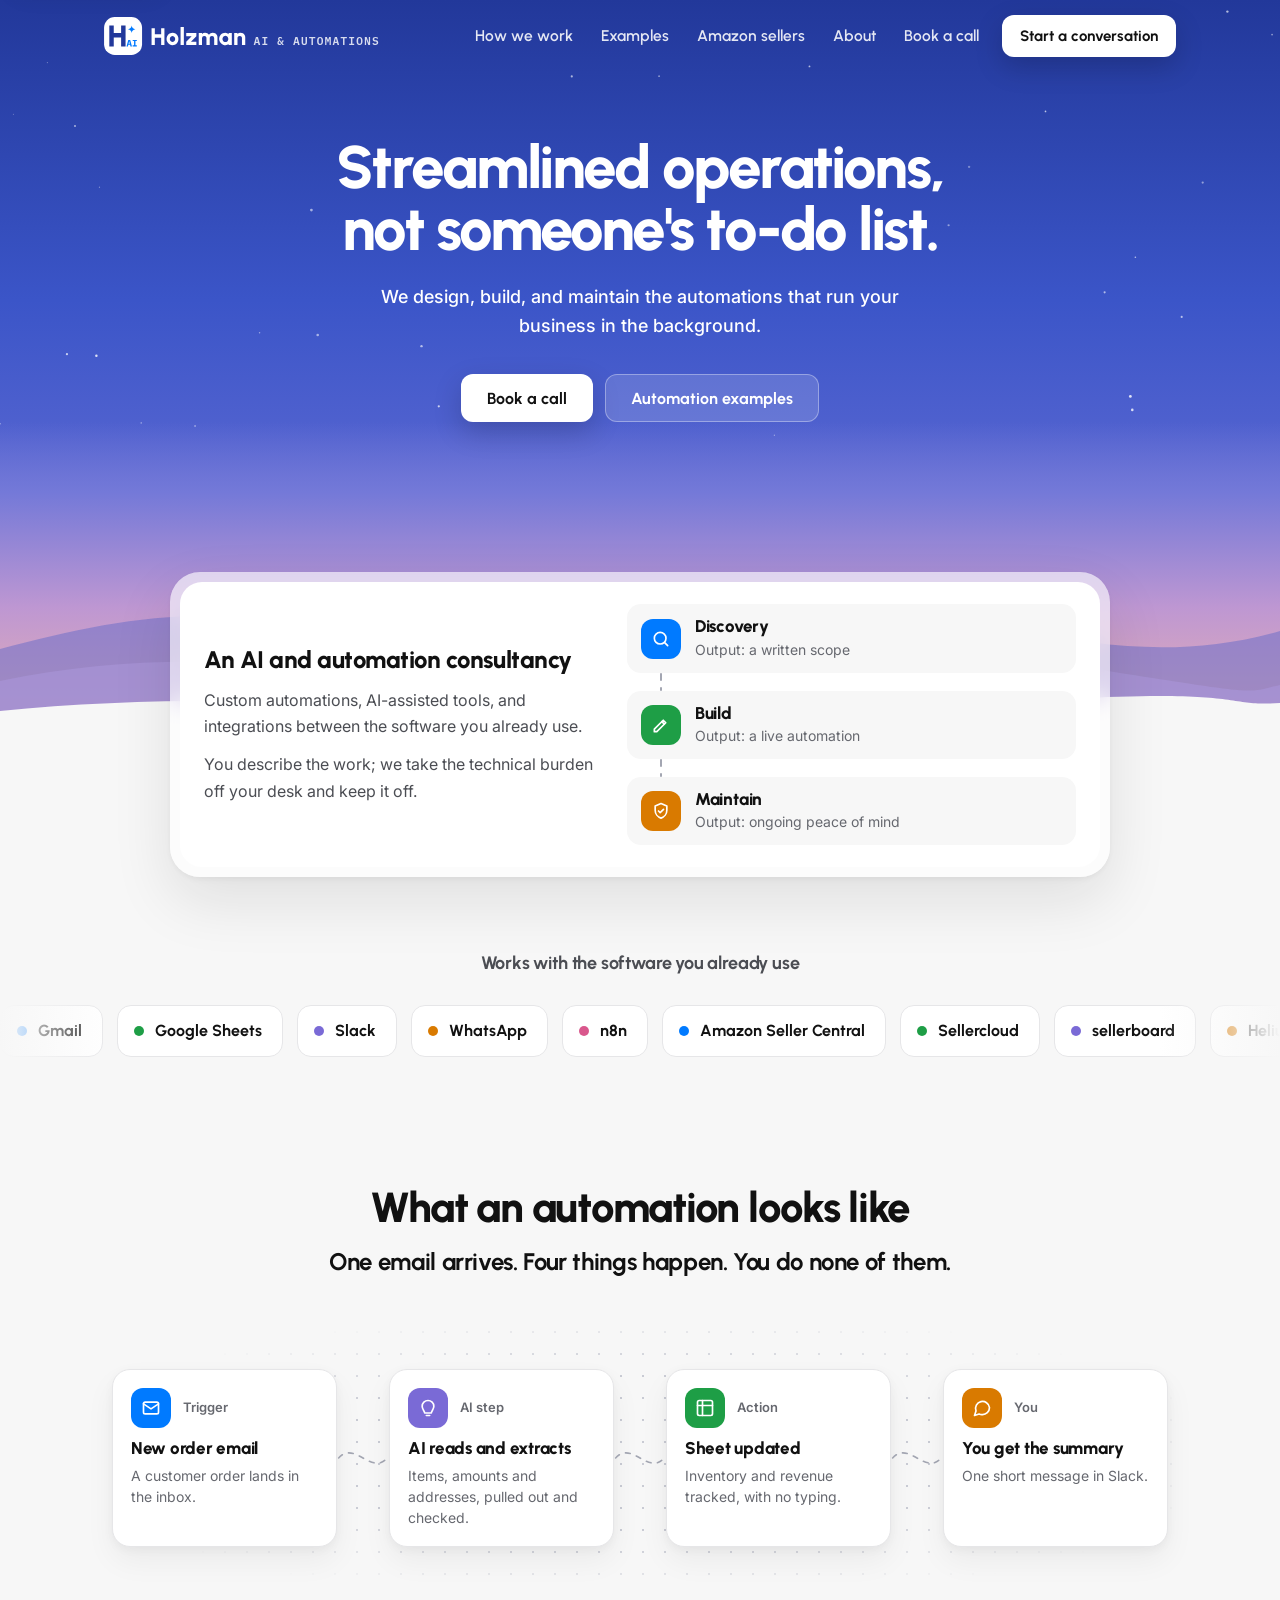
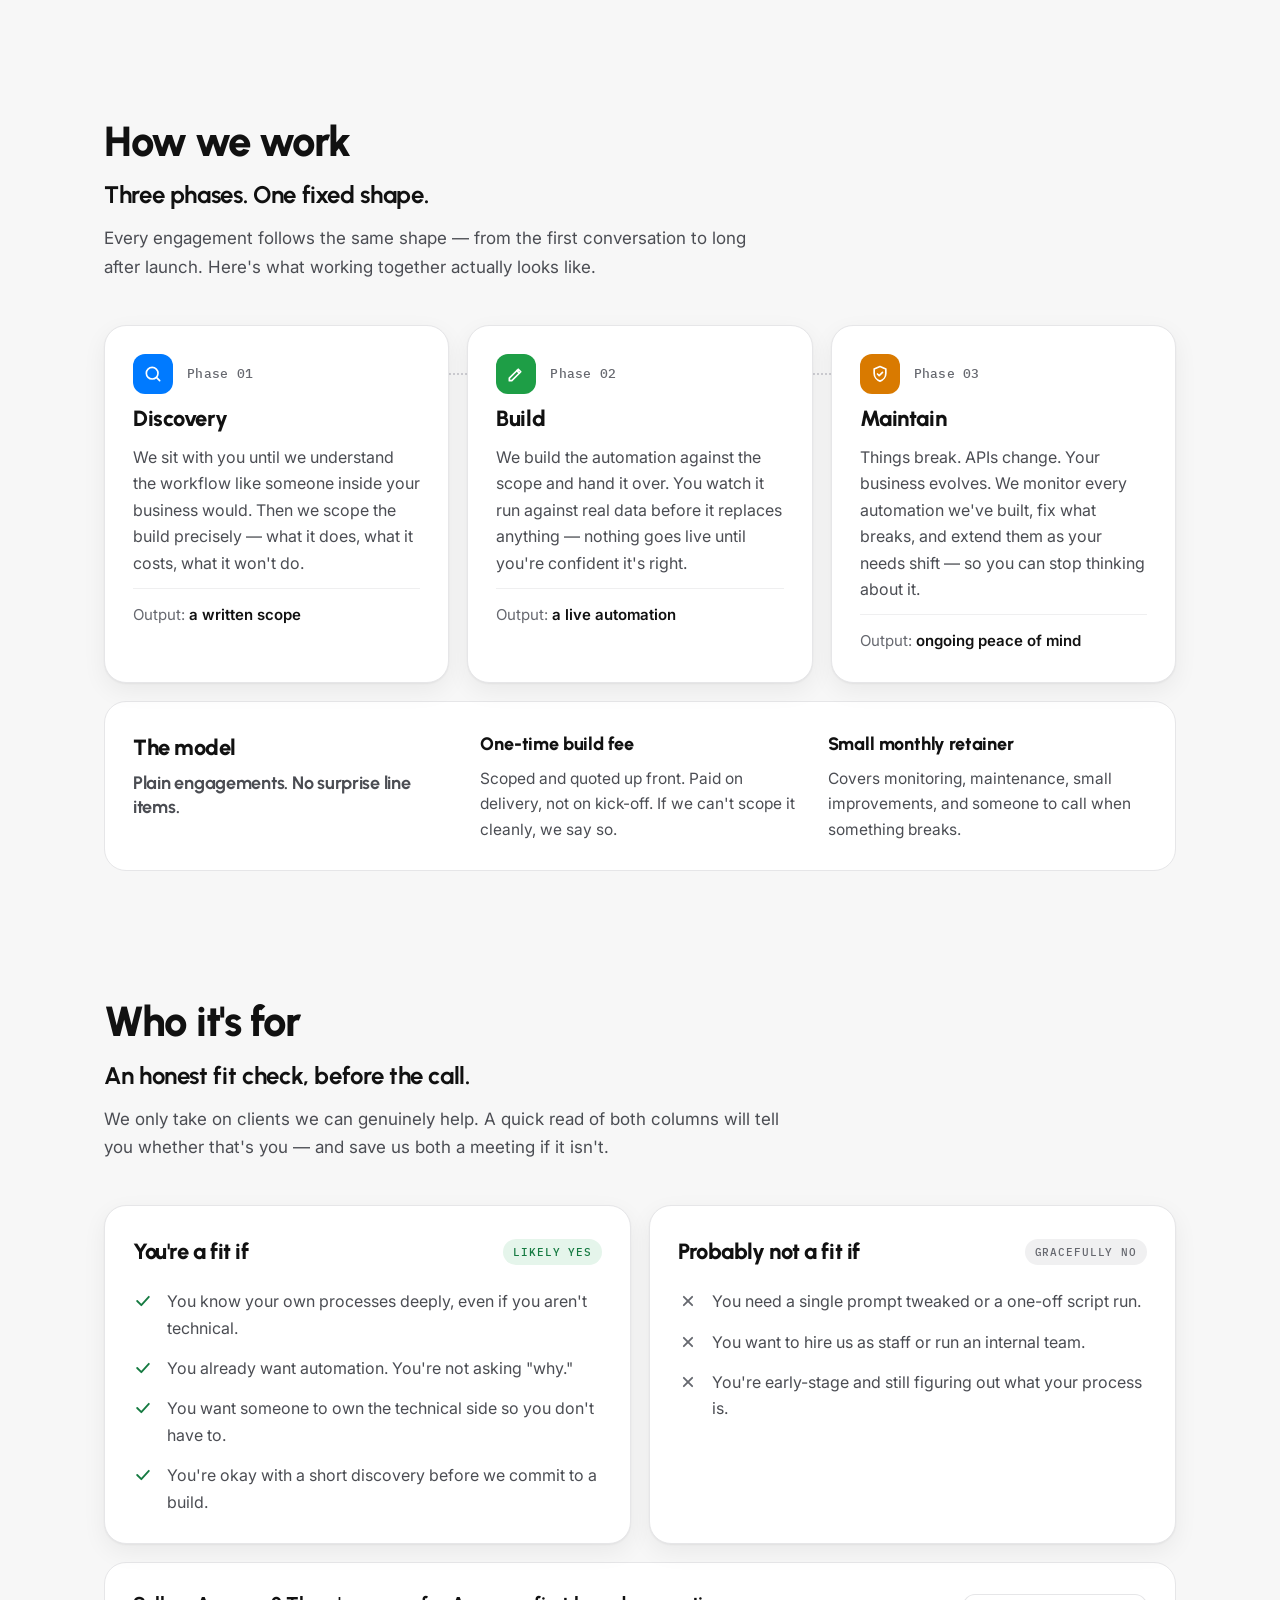
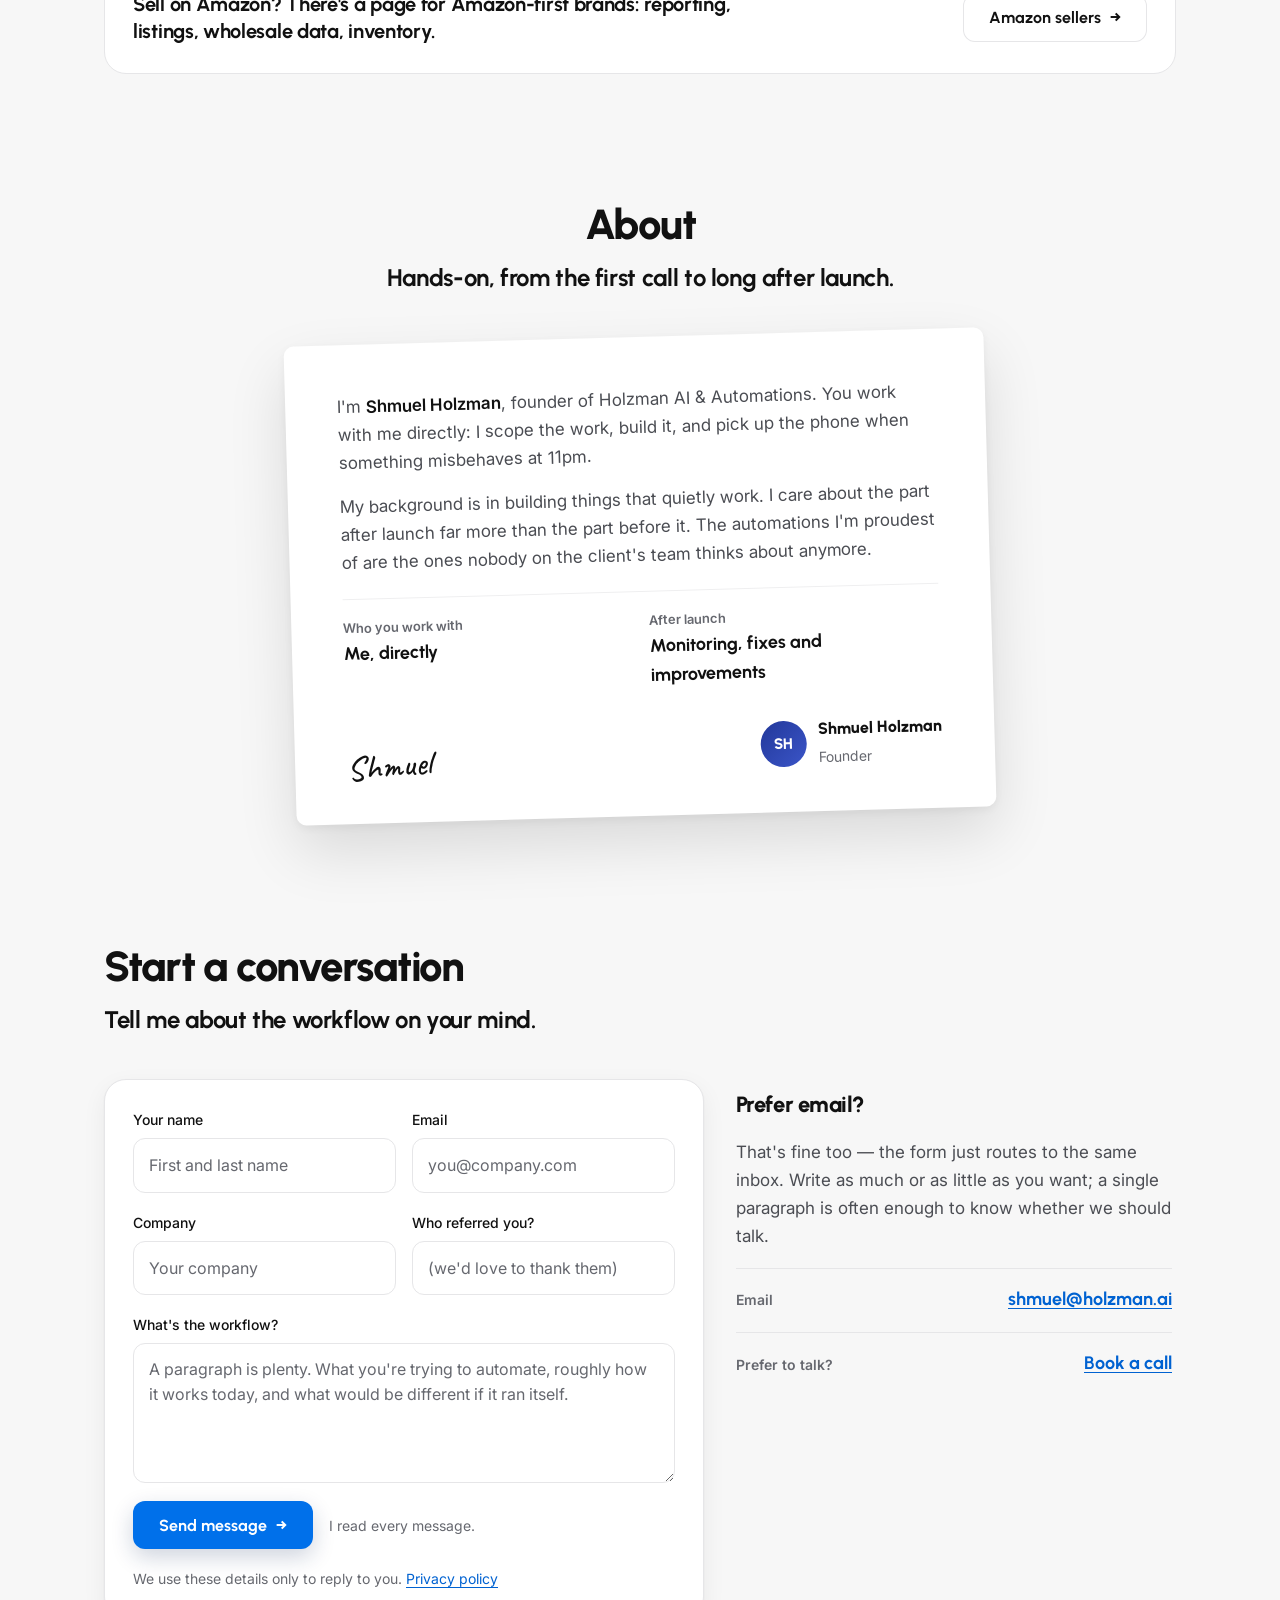
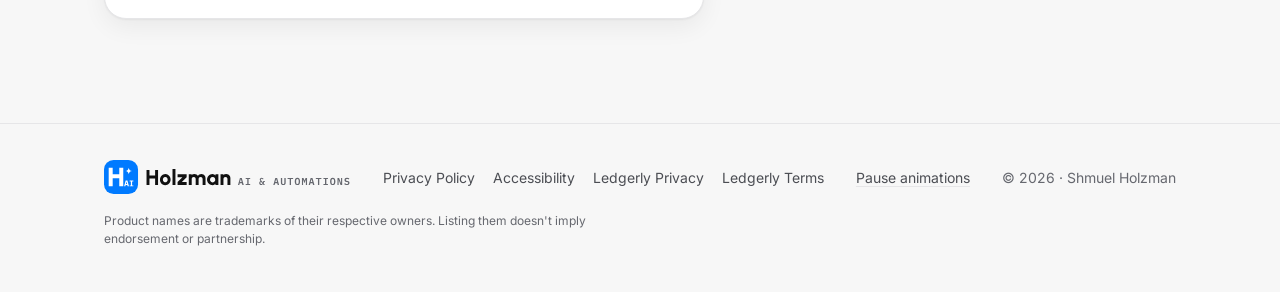
<file: index.html>
<!doctype html>
<html lang="en">
<head>
<meta charset="utf-8" />
<meta name="viewport" content="width=device-width, initial-scale=1" />
<title>Holzman AI & Automations — Custom automations. Streamlined operations.</title>
<meta name="description" content="AI and automation consultancy. We design, build, and maintain the custom automations and integrations that run your business in the background." />
<link rel="canonical" href="https://holzman.ai/" />

<link rel="icon" href="/favicon.svg" type="image/svg+xml" />
<link rel="icon" href="/favicon-32.png" sizes="32x32" type="image/png" />
<link rel="apple-touch-icon" href="/apple-touch-icon.png" />

<meta property="og:type" content="website" />
<meta property="og:site_name" content="Holzman AI &amp; Automations" />
<meta property="og:locale" content="en_US" />
<meta property="og:url" content="https://holzman.ai/" />
<meta property="og:title" content="Holzman AI &amp; Automations — Custom automations. Streamlined operations." />
<meta property="og:description" content="AI and automation consultancy. We design, build, and maintain the custom automations and integrations that run your business in the background." />
<meta property="og:image" content="https://holzman.ai/og-card.png" />
<meta property="og:image:type" content="image/png" />
<meta property="og:image:width" content="1200" />
<meta property="og:image:height" content="630" />
<meta property="og:image:alt" content="Holzman AI &amp; Automations — Custom automations. Streamlined operations." />
<meta name="twitter:card" content="summary_large_image" />
<meta name="twitter:title" content="Holzman AI &amp; Automations — Custom automations. Streamlined operations." />
<meta name="twitter:description" content="AI and automation consultancy. We design, build, and maintain the custom automations and integrations that run your business in the background." />
<meta name="twitter:image" content="https://holzman.ai/og-card.png" />
<meta name="twitter:image:alt" content="Holzman AI &amp; Automations — Custom automations. Streamlined operations." />
<script type="application/ld+json">
{
  "@context": "https://schema.org",
  "@graph": [
    {
      "@type": "Organization",
      "@id": "https://holzman.ai/#organization",
      "name": "Holzman AI & Automations",
      "url": "https://holzman.ai/",
      "slogan": "Custom automations. Streamlined operations.",
      "description": "An AI and automation consultancy that designs, builds, and maintains the custom automations, AI-assisted tools, and integrations that run a business in the background.",
      "founder": {
        "@type": "Person",
        "@id": "https://holzman.ai/#shmuel-holzman",
        "name": "Shmuel Holzman",
        "jobTitle": "Founder",
        "worksFor": {
          "@id": "https://holzman.ai/#organization"
        }
      },
      "areaServed": "Worldwide",
      "knowsAbout": [
        "Business process automation",
        "Workflow automation",
        "Systems integration",
        "AI-assisted internal tools",
        "Amazon seller operations",
        "Amazon Selling Partner API"
      ],
      "contactPoint": {
        "@type": "ContactPoint",
        "contactType": "sales",
        "url": "https://holzman.ai/#contact",
        "email": "shmuel@holzman.ai",
        "availableLanguage": "English"
      },
      "hasOfferCatalog": {
        "@type": "OfferCatalog",
        "name": "Services",
        "itemListElement": [
          {
            "@type": "Offer",
            "itemOffered": {
              "@type": "Service",
              "@id": "https://holzman.ai/amazon-pnl#service",
              "name": "MarginStory",
              "url": "https://holzman.ai/amazon-pnl",
              "description": "A written month-over-month Amazon P&L narrative, delivered monthly to a private report site."
            }
          },
          {
            "@type": "Offer",
            "itemOffered": {
              "@type": "Service",
              "@id": "https://holzman.ai/ledgerly#service",
              "name": "Ledgerly",
              "url": "https://holzman.ai/ledgerly",
              "description": "Tailored automations for Amazon sellers across listings, orders, pricing, buyer messages, and account health."
            }
          }
        ]
      },
      "logo": {
        "@type": "ImageObject",
        "url": "https://holzman.ai/logo.png",
        "contentUrl": "https://holzman.ai/logo.png",
        "width": 1200,
        "height": 165,
        "caption": "Holzman AI & Automations",
        "@id": "https://holzman.ai/#logo"
      },
      "image": {
        "@id": "https://holzman.ai/#logo"
      }
    },
    {
      "@type": "WebSite",
      "@id": "https://holzman.ai/#website",
      "url": "https://holzman.ai/",
      "name": "Holzman AI & Automations",
      "inLanguage": "en",
      "publisher": {
        "@id": "https://holzman.ai/#organization"
      }
    }
  ]
}
</script>
<link rel="preconnect" href="https://fonts.googleapis.com">
<link rel="preconnect" href="https://fonts.gstatic.com" crossorigin>
<link href="https://fonts.googleapis.com/css2?family=Urbanist:wght@700;800&family=Inter:wght@400;500;600&family=IBM+Plex+Mono:wght@500&family=Caveat:wght@500&display=swap" rel="stylesheet">
<link rel="stylesheet" href="/dusk.css?v=2026-10-13b">
<style>
  /* homepage only; the system lives in /dusk.css */
  .eng { display: grid; grid-template-columns: 1fr 1.15fr; gap: 32px; align-items: center; }
  .eng h2 { font-weight: 800; font-size: 24px; letter-spacing: -.02em; line-height: 1.2; }
  .eng .copy { display: grid; gap: 12px; }
  .eng .copy p { font-size: 16px; }
  .track { display: grid; gap: 0; }
  .track .row { display: grid; grid-template-columns: 40px 1fr; gap: 14px; align-items: center; background: var(--bg); border-radius: var(--r-inner); padding: 12px 14px; }
  .track .row b { display: block; font-family: var(--display); font-weight: 800; font-size: 17px; color: var(--ink); letter-spacing: -.01em; line-height: 1.25; }
  .track .row div span { display: block; font-size: 14px; color: var(--muted); }
  .track .join { height: 18px; width: 40px; margin-left: 14px; display: block; overflow: visible; }
  .track .join path, .flow .link path { stroke: #A3A6B2; stroke-width: 2; fill: none; stroke-dasharray: 6 8; stroke-linecap: round; animation: march 1.1s linear infinite; }

  .tools-sec { padding-block: 72px 24px; text-align: center; }
  .tools-sec h2 { font-weight: 700; font-size: 18px; letter-spacing: -.01em; color: var(--body); }
  .mq { --mq-gap: 14px; position: relative; overflow: hidden; margin-top: 26px; display: flex; gap: var(--mq-gap); }
  .mq::before, .mq::after { content: ""; position: absolute; top: 0; bottom: 0; width: 120px; z-index: 2; pointer-events: none; }
  .mq::before { left: 0; background: linear-gradient(90deg, var(--bg), rgba(247,247,247,0)); }
  .mq::after { right: 0; background: linear-gradient(270deg, var(--bg), rgba(247,247,247,0)); }
  .mq ul { list-style: none; margin: 0; padding: 0; display: flex; gap: 14px; flex-shrink: 0; animation: marquee 63s linear infinite; } /* ~52px/s; scale the duration with the track width when tools are added */
  .mq:hover ul { animation-play-state: paused; }
  .tool { display: flex; align-items: center; gap: 11px; background: var(--surface); border: 1px solid var(--line); border-radius: 14px; padding: 12px 20px 12px 16px; font-family: var(--display); font-weight: 700; font-size: 16px; color: var(--ink); white-space: nowrap; }
  .tool .dot { width: 10px; height: 10px; border-radius: 50%; flex-shrink: 0; }

  .canvas { position: relative; padding: 48px 8px 44px; }
  .canvas::before { content: ""; position: absolute; inset: 0; background-image: radial-gradient(#C9CBD4 1.3px, transparent 1.3px); background-size: 22px 22px; -webkit-mask-image: radial-gradient(ellipse at center, #000 45%, transparent 78%); mask-image: radial-gradient(ellipse at center, #000 45%, transparent 78%); }
  .flow { position: relative; display: flex; align-items: stretch; }
  .node { flex: 1; min-width: 0; background: var(--surface); border: 1px solid var(--line); border-radius: 18px; padding: 18px; box-shadow: 0 3px 10px rgba(0,0,0,.04), 0 14px 30px rgba(0,0,0,.05); }
  .node .titled { gap: 12px; margin-bottom: 10px; }
  .node .tag { font-size: 13px; font-weight: 600; color: var(--muted); }
  .node h3 { font-weight: 800; font-size: 17px; letter-spacing: -.015em; line-height: 1.25; }
  .node p { font-size: 14px; color: var(--muted); margin-top: 6px; line-height: 1.5; }
  .flow .link { width: 52px; flex-shrink: 0; display: grid; place-items: center; }
  .flow .link svg { width: 100%; height: 50px; overflow: visible; }
  @media (hover: hover) and (pointer: fine) and (prefers-reduced-motion: no-preference) {
    .node { transition: transform .45s var(--spring), box-shadow .35s ease; }
    .node:hover { transform: translateY(-6px); box-shadow: 0 8px 18px rgba(0,0,0,.07), 0 22px 44px rgba(0,0,0,.09); }
  }

  .phases { position: relative; display: grid; grid-template-columns: repeat(3, 1fr); gap: 18px; }
  .phases::before { content: ""; position: absolute; top: 48px; left: 8%; right: 8%; border-top: 2px dotted #CFCFD4; }
  .phase { position: relative; display: grid; gap: 12px; align-content: start; }
  .phase .titled .data { color: var(--muted); }
  .phase h3 { font-weight: 800; font-size: 22px; letter-spacing: -.02em; line-height: 1.2; }
  .phase p { font-size: 16px; }
  .phase .out { margin-top: auto; padding-top: 14px; border-top: 1px solid var(--line-2); font-size: 15px; color: var(--muted); }
  .phase .out b { color: var(--ink); font-weight: 600; }
  .model { display: grid; grid-template-columns: 1fr 1fr 1fr; gap: 28px; margin-top: 18px; align-items: start; }
  .model h3 { font-weight: 800; font-size: 22px; letter-spacing: -.02em; }
  .model .lead-strong { font-size: 18px; margin-top: 6px; color: var(--body); font-weight: 700; }
  .model .t { font-family: var(--display); font-weight: 800; font-size: 18px; color: var(--ink); letter-spacing: -.01em; }
  .model .d { font-size: 15.5px; margin-top: 6px; }

  .fit { display: grid; grid-template-columns: 1fr 1fr; gap: 18px; }
  .fit .card { display: grid; gap: 18px; align-content: start; }
  .fit .head { display: flex; justify-content: space-between; align-items: center; gap: 12px; flex-wrap: wrap; }
  .fit h3 { font-weight: 800; font-size: 22px; letter-spacing: -.02em; }
  .fit ul { list-style: none; margin: 0; padding: 0; display: grid; gap: 14px; }
  .fit li { display: grid; grid-template-columns: 22px 1fr; gap: 12px; align-items: start; font-size: 16px; }
  .fit li svg { width: 20px; height: 20px; margin-top: 3px; fill: none; stroke-width: 2.2; stroke-linecap: round; stroke-linejoin: round; }
  .fit .yes li svg { stroke: var(--ok); }
  .fit .no li svg { stroke: var(--muted); }
  .amz { margin-top: 18px; display: flex; align-items: center; justify-content: space-between; gap: 18px; flex-wrap: wrap; }
  .amz p { font-family: var(--display); font-weight: 700; font-size: 20px; color: var(--ink); letter-spacing: -.015em; line-height: 1.35; max-width: 640px; }

  .memo-wrap { display: flex; justify-content: center; }
  .memo { background: var(--surface); max-width: 700px; border-radius: 10px; padding: 48px 52px 40px; transform: rotate(-1.6deg); box-shadow: 0 3px 8px rgba(0,0,0,.05), 0 26px 60px rgba(0,0,0,.12); display: grid; gap: 16px; }
  .memo p { font-size: 17px; }
  .memo p strong { color: var(--ink); font-weight: 600; }
  .memo .sigrow { display: flex; align-items: flex-end; justify-content: space-between; gap: 18px; flex-wrap: wrap; margin-top: 14px; }
  .memo .sign { transform: rotate(-4deg); display: inline-block; }
  .memo .who { display: flex; align-items: center; gap: 12px; }
  .memo .ava { width: 46px; height: 46px; border-radius: 50%; background: linear-gradient(135deg, #22389A, #3B55C8); display: grid; place-items: center; color: #fff; font-family: var(--display); font-weight: 800; font-size: 15px; }
  .memo .who b { display: block; color: var(--ink); font-family: var(--display); font-weight: 800; font-size: 16px; }
  .memo .who div span { font-size: 14px; color: var(--muted); }
  .facts { display: grid; grid-template-columns: 1fr 1fr; gap: 16px; border-top: 1px solid var(--line-2); padding-top: 18px; margin-top: 6px; }
  .facts .k { font-size: 13px; font-weight: 600; color: var(--muted); }
  .facts .v { font-family: var(--display); font-weight: 700; font-size: 18px; color: var(--ink); }
  @media (hover: hover) and (pointer: fine) and (prefers-reduced-motion: no-preference) {
    .memo { transition: transform .6s var(--spring), box-shadow .4s ease; }
    .memo:hover { transform: rotate(-.4deg) scale(1.015); }
  }

  .contact { display: grid; grid-template-columns: 1.35fr 1fr; gap: 28px; align-items: start; }
  .form { display: grid; gap: 18px; }
  .form .two { display: grid; grid-template-columns: 1fr 1fr; gap: 16px; }
  .submit-row { display: flex; align-items: center; gap: 16px; flex-wrap: wrap; }
  .submit-note { font-size: 14px; color: var(--muted); }
  .privacy-note { font-size: 14px; color: var(--muted); }
  .aside { display: grid; gap: 14px; padding: 8px 4px; }
  .aside h3 { font-weight: 800; font-size: 22px; letter-spacing: -.02em; }
  .aside .direct { display: flex; justify-content: space-between; align-items: center; gap: 12px; border-top: 1px solid var(--line); padding-top: 16px; margin-top: 4px; flex-wrap: wrap; }
  .aside .direct span { font-size: 14px; font-weight: 600; color: var(--muted); }
  .aside .direct a { font-family: var(--display); font-weight: 700; font-size: 18px; }

  @media (max-width: 900px) {
    .eng, .model, .contact { grid-template-columns: 1fr; }
    .phases { grid-template-columns: 1fr; }
    .phases::before { display: none; }
    .flow { flex-direction: column; max-width: 420px; margin: 0 auto; }
    .flow .link { width: 100%; height: 44px; }
    .flow .link svg { transform: rotate(90deg); width: 50px; }
    .canvas { padding: 24px 0; }
    .fit { grid-template-columns: 1fr; }
  }
  @media (max-width: 520px) {
    .memo { padding: 34px 24px 28px; transform: rotate(-1deg); }
    .form .two, .facts { grid-template-columns: 1fr; }
    .mq::before, .mq::after { width: 48px; }
  }
</style>
</head>
<body>
<a class="skip" href="#main">Skip to content</a>

<header class="site-bar">
  <div class="wrap">
    <nav class="dusk-nav" aria-label="Main">
      <a class="lockup" href="/" aria-label="Holzman AI &amp; Automations home"><img src="/logo-reverse.svg" alt="Holzman AI &amp; Automations" width="276" height="38"></a>
      <div class="links">
        <a class="nav-lo" href="#how">How we work</a>
        <a href="/examples">Examples</a>
        <a href="/amazon-sellers">Amazon sellers</a>
        <a class="nav-lo" href="#about">About</a>
        <a href="/book">Book a call</a>
        <a class="btn btn-white btn-sm nav-wide" href="#contact">Start a conversation</a>
        <a class="btn btn-white btn-sm nav-narrow" href="/book">Book a call</a>
      </div>
    </nav>
  </div>
</header>

<div class="dusk home" id="top">
  <svg class="stars" aria-hidden="true" focusable="false"><circle cx="0.01%" cy="92.08%" r="0.76" opacity="0.46" style="animation-delay:2.48s;animation-duration:3.99s"/><circle cx="32.93%" cy="75.21%" r="1.18" opacity="0.62" style="animation-delay:2.33s;animation-duration:4.25s"/><circle cx="81.68%" cy="24.20%" r="0.84" opacity="0.70" style="animation-delay:2.37s;animation-duration:2.74s"/><circle cx="68.39%" cy="46.79%" r="1.33" opacity="0.75" style="animation-delay:0.42s;animation-duration:3.93s"/><circle cx="92.32%" cy="68.85%" r="1.08" opacity="0.64" style="animation-delay:3.10s;animation-duration:4.96s"/><circle cx="37.22%" cy="33.54%" r="1.25" opacity="0.52" style="animation-delay:0.52s;animation-duration:3.37s"/><circle cx="42.85%" cy="29.49%" r="1.34" opacity="0.63" style="animation-delay:2.48s;animation-duration:4.88s"/><circle cx="5.86%" cy="27.35%" r="1.00" opacity="0.60" style="animation-delay:1.43s;animation-duration:3.10s"/><circle cx="90.90%" cy="5.49%" r="0.83" opacity="0.52" style="animation-delay:2.26s;animation-duration:5.00s"/><circle cx="51.49%" cy="16.56%" r="0.87" opacity="0.49" style="animation-delay:1.24s;animation-duration:3.70s"/><circle cx="33.26%" cy="53.17%" r="1.05" opacity="0.47" style="animation-delay:3.08s;animation-duration:3.79s"/><circle cx="86.30%" cy="63.51%" r="1.07" opacity="0.61" style="animation-delay:1.72s;animation-duration:4.39s"/><circle cx="93.96%" cy="39.67%" r="1.14" opacity="0.48" style="animation-delay:2.00s;animation-duration:3.51s"/><circle cx="33.06%" cy="39.14%" r="1.22" opacity="0.79" style="animation-delay:0.38s;animation-duration:4.73s"/><circle cx="7.77%" cy="40.68%" r="0.64" opacity="0.39" style="animation-delay:3.39s;animation-duration:3.17s"/><circle cx="63.24%" cy="14.43%" r="0.91" opacity="0.65" style="animation-delay:0.47s;animation-duration:5.00s"/><circle cx="88.46%" cy="89.06%" r="1.30" opacity="0.80" style="animation-delay:2.59s;animation-duration:3.32s"/><circle cx="1.05%" cy="24.83%" r="0.57" opacity="0.35" style="animation-delay:2.10s;animation-duration:3.20s"/><circle cx="74.11%" cy="48.94%" r="1.12" opacity="0.47" style="animation-delay:3.00s;animation-duration:3.21s"/><circle cx="37.39%" cy="89.43%" r="0.61" opacity="0.59" style="animation-delay:0.01s;animation-duration:4.97s"/><circle cx="63.69%" cy="92.21%" r="0.52" opacity="0.80" style="animation-delay:0.64s;animation-duration:5.12s"/><circle cx="56.53%" cy="67.94%" r="0.74" opacity="0.46" style="animation-delay:0.71s;animation-duration:4.07s"/><circle cx="5.23%" cy="76.94%" r="1.13" opacity="0.71" style="animation-delay:1.69s;animation-duration:2.69s"/><circle cx="11.03%" cy="91.90%" r="0.62" opacity="0.69" style="animation-delay:3.04s;animation-duration:2.70s"/><circle cx="88.31%" cy="86.14%" r="1.39" opacity="0.83" style="animation-delay:2.60s;animation-duration:3.69s"/><circle cx="24.82%" cy="72.77%" r="1.29" opacity="0.55" style="animation-delay:0.80s;animation-duration:3.65s"/><circle cx="88.70%" cy="55.88%" r="0.82" opacity="0.66" style="animation-delay:2.50s;animation-duration:3.47s"/><circle cx="72.52%" cy="42.28%" r="0.68" opacity="0.51" style="animation-delay:3.35s;animation-duration:5.18s"/><circle cx="63.24%" cy="87.22%" r="1.33" opacity="0.45" style="animation-delay:2.19s;animation-duration:2.95s"/><circle cx="49.74%" cy="55.74%" r="1.19" opacity="0.82" style="animation-delay:1.64s;animation-duration:3.09s"/><circle cx="44.67%" cy="16.61%" r="1.10" opacity="0.61" style="animation-delay:1.91s;animation-duration:3.92s"/><circle cx="75.71%" cy="36.25%" r="1.18" opacity="0.36" style="animation-delay:1.02s;animation-duration:4.01s"/><circle cx="20.28%" cy="72.29%" r="0.76" opacity="0.47" style="animation-delay:2.24s;animation-duration:3.72s"/><circle cx="7.53%" cy="77.29%" r="1.24" opacity="0.81" style="animation-delay:3.09s;animation-duration:4.37s"/><circle cx="95.89%" cy="2.52%" r="1.19" opacity="0.65" style="animation-delay:2.46s;animation-duration:4.94s"/><circle cx="3.70%" cy="13.60%" r="0.57" opacity="0.40" style="animation-delay:0.29s;animation-duration:2.62s"/><circle cx="60.50%" cy="94.57%" r="0.67" opacity="0.42" style="animation-delay:0.69s;animation-duration:4.35s"/><circle cx="24.33%" cy="45.64%" r="1.39" opacity="0.56" style="animation-delay:2.29s;animation-duration:4.61s"/><circle cx="39.69%" cy="41.64%" r="0.56" opacity="0.47" style="animation-delay:2.75s;animation-duration:5.13s"/><circle cx="15.24%" cy="92.55%" r="0.96" opacity="0.41" style="animation-delay:0.71s;animation-duration:4.17s"/><circle cx="17.05%" cy="7.81%" r="0.75" opacity="0.67" style="animation-delay:1.89s;animation-duration:3.85s"/><circle cx="99.38%" cy="7.52%" r="0.87" opacity="0.51" style="animation-delay:0.01s;animation-duration:2.62s"/><circle cx="41.35%" cy="9.13%" r="0.71" opacity="0.81" style="animation-delay:2.64s;animation-duration:4.59s"/><circle cx="43.68%" cy="85.49%" r="1.37" opacity="0.75" style="animation-delay:2.25s;animation-duration:4.09s"/><circle cx="34.80%" cy="40.70%" r="0.95" opacity="0.60" style="animation-delay:1.93s;animation-duration:4.48s"/><circle cx="66.51%" cy="63.28%" r="1.16" opacity="0.79" style="animation-delay:2.87s;animation-duration:5.17s"/><circle cx="43.81%" cy="48.71%" r="1.36" opacity="0.84" style="animation-delay:1.22s;animation-duration:2.81s"/><circle cx="34.28%" cy="88.27%" r="1.14" opacity="0.72" style="animation-delay:3.25s;animation-duration:4.65s"/></svg>
  <div class="wrap">
    <div class="dusk-copy">
      <h1 class="h-hero">Streamlined operations, not someone's to-do list.</h1>
      <p class="lead">We design, build, and maintain the automations that run your business in the background.</p>
      <div class="dusk-ctas">
        <a class="btn btn-white" href="/book">Book a call</a>
        <a class="btn btn-ghost" href="/examples">Automation examples</a>
      </div>
    </div>
  </div>
  <svg class="hills" viewBox="0 0 1440 190" preserveAspectRatio="none" aria-hidden="true" focusable="false"><path d="M0 96C110 70 210 52 330 70S560 118 700 86S940 40 1080 66S1320 108 1440 78V190H0Z" fill="#6E6FC9" opacity=".55"/><path d="M0 128C150 100 290 106 420 124S650 156 820 122S1100 98 1260 120S1400 140 1440 132V190H0Z" fill="#A894D8" opacity=".7"/><path d="M0 158C200 140 420 148 640 164S1000 156 1200 146S1380 154 1440 150V190H0Z" fill="#F7F7F7"/></svg>
</div>

<main id="main">
  <div class="over-dusk wrap">
    <div class="float">
      <div class="float-in eng">
        <div class="copy">
          <h2>An AI and automation consultancy</h2>
          <p>Custom automations, AI-assisted tools, and integrations between the software you already use.</p>
          <p>You describe the work; we take the technical burden off your desk and keep it off.</p>
        </div>
        <div class="track" aria-label="Every engagement follows the same three phases">
          <div class="row"><span class="tile t-blue"><svg viewBox="0 0 24 24" aria-hidden="true"><circle cx="11" cy="11" r="7"/><path d="m20 20-3.6-3.6"/></svg></span><div><b>Discovery</b><span>Output: a written scope</span></div></div>
          <svg class="join" viewBox="0 0 40 18" aria-hidden="true"><path d="M20 1V17"/></svg>
          <div class="row"><span class="tile t-green"><svg viewBox="0 0 24 24" aria-hidden="true"><path d="m14.7 6.3 3 3L7 20H4v-3L14.7 6.3Z"/><path d="m13 8 3 3"/></svg></span><div><b>Build</b><span>Output: a live automation</span></div></div>
          <svg class="join" viewBox="0 0 40 18" aria-hidden="true"><path d="M20 1V17"/></svg>
          <div class="row"><span class="tile t-amber"><svg viewBox="0 0 24 24" aria-hidden="true"><path d="M12 3 5 6v5c0 4.4 3 8.3 7 9.5 4-1.2 7-5.1 7-9.5V6l-7-3Z"/><path d="m9 12 2 2 4-4"/></svg></span><div><b>Maintain</b><span>Output: ongoing peace of mind</span></div></div>
        </div>
      </div>
    </div>
  </div>

  <section class="tools-sec" aria-labelledby="tools-h">
    <div class="wrap"><h2 id="tools-h">Works with the software you already use</h2></div>
    <div class="mq">
      <ul data-marquee>
        <li class="tool"><i class="dot t-blue" aria-hidden="true"></i>Gmail</li>
        <li class="tool"><i class="dot t-green" aria-hidden="true"></i>Google Sheets</li>
        <li class="tool"><i class="dot t-violet" aria-hidden="true"></i>Slack</li>
        <li class="tool"><i class="dot t-amber" aria-hidden="true"></i>WhatsApp</li>
        <li class="tool"><i class="dot t-pink" aria-hidden="true"></i>n8n</li>
        <li class="tool"><i class="dot t-blue" aria-hidden="true"></i>Amazon Seller Central</li>
        <li class="tool"><i class="dot t-green" aria-hidden="true"></i>Sellercloud</li>
        <li class="tool"><i class="dot t-violet" aria-hidden="true"></i>sellerboard</li>
        <li class="tool"><i class="dot t-amber" aria-hidden="true"></i>Helium 10</li>
        <li class="tool"><i class="dot t-pink" aria-hidden="true"></i>Keepa</li>
        <li class="tool"><i class="dot t-blue" aria-hidden="true"></i>Linear</li>
        <li class="tool"><i class="dot t-green" aria-hidden="true"></i>Jira</li>
        <li class="tool"><i class="dot t-violet" aria-hidden="true"></i>Trello</li>
        <li class="tool"><i class="dot t-amber" aria-hidden="true"></i>monday.com</li>
        <li class="tool"><i class="dot t-pink" aria-hidden="true"></i>Google Drive</li>
        <li class="tool"><i class="dot t-blue" aria-hidden="true"></i>Microsoft Excel</li>
        <li class="tool"><i class="dot t-green" aria-hidden="true"></i>Zendesk</li>
        <li class="tool"><i class="dot t-violet" aria-hidden="true"></i>Gorgias</li>
        <li class="tool"><i class="dot t-amber" aria-hidden="true"></i>Apollo.io</li>
        <li class="tool"><i class="dot t-pink" aria-hidden="true"></i>Stripe</li>
        <li class="tool"><i class="dot t-blue" aria-hidden="true"></i>Google Calendar</li>
        <li class="tool"><i class="dot t-green" aria-hidden="true"></i>Fathom</li>
        <li class="tool"><i class="dot t-violet" aria-hidden="true"></i>Claude</li>
      </ul>
    </div>
  </section>

  <section class="sec" aria-labelledby="flow-h">
    <div class="wrap">
      <div class="sec-head center reveal">
        <h2 class="h-sec" id="flow-h">What an automation looks like</h2>
        <p class="lead-strong">One email arrives. Four things happen. You do none of them.</p>
      </div>
      <div class="canvas reveal d1">
        <div class="flow">
          <div class="node"><div class="titled"><span class="tile t-blue"><svg viewBox="0 0 24 24" aria-hidden="true"><rect x="3" y="5" width="18" height="14" rx="2"/><path d="m3 7 9 6 9-6"/></svg></span><span class="tag">Trigger</span></div><h3>New order email</h3><p>A customer order lands in the inbox.</p></div>
          <div class="link" aria-hidden="true"><svg viewBox="0 0 64 56"><path d="M2 28C22 6 42 50 62 28"/></svg></div>
          <div class="node"><div class="titled"><span class="tile t-violet"><svg viewBox="0 0 24 24" aria-hidden="true"><path d="M12 3a7 7 0 0 1 7 7c0 4-3 5.5-3 8H8c0-2.5-3-4-3-8a7 7 0 0 1 7-7Z"/><path d="M10 21h4"/></svg></span><span class="tag">AI step</span></div><h3>AI reads and extracts</h3><p>Items, amounts and addresses, pulled out and checked.</p></div>
          <div class="link" aria-hidden="true"><svg viewBox="0 0 64 56"><path d="M2 28C22 6 42 50 62 28"/></svg></div>
          <div class="node"><div class="titled"><span class="tile t-green"><svg viewBox="0 0 24 24" aria-hidden="true"><rect x="3" y="3" width="18" height="18" rx="2"/><path d="M3 9h18M9 3v18"/></svg></span><span class="tag">Action</span></div><h3>Sheet updated</h3><p>Inventory and revenue tracked, with no typing.</p></div>
          <div class="link" aria-hidden="true"><svg viewBox="0 0 64 56"><path d="M2 28C22 6 42 50 62 28"/></svg></div>
          <div class="node"><div class="titled"><span class="tile t-amber"><svg viewBox="0 0 24 24" aria-hidden="true"><path d="M21 11.5a8.4 8.4 0 0 1-9 8.4 8.6 8.6 0 0 1-3.5-.7L3 21l1.8-5.5a8.4 8.4 0 1 1 16.2-4Z"/></svg></span><span class="tag">You</span></div><h3>You get the summary</h3><p>One short message in Slack.</p></div>
        </div>
      </div>
    </div>
  </section>

  <section class="sec" id="how" aria-labelledby="how-h">
    <div class="wrap">
      <div class="sec-head reveal">
        <h2 class="h-sec" id="how-h">How we work</h2>
        <p class="lead-strong">Three phases. One fixed shape.</p>
        <p>Every engagement follows the same shape — from the first conversation to long after launch. Here's what working together actually looks like.</p>
      </div>
      <div class="phases">
        <div class="card phase lift reveal">
          <div class="titled"><span class="tile t-blue"><svg viewBox="0 0 24 24" aria-hidden="true"><circle cx="11" cy="11" r="7"/><path d="m20 20-3.6-3.6"/></svg></span><span class="data">Phase 01</span></div>
          <h3>Discovery</h3>
          <p>We sit with you until we understand the workflow like someone inside your business would. Then we scope the build precisely — what it does, what it costs, what it won't do.</p>
          <div class="out">Output: <b>a written scope</b></div>
        </div>
        <div class="card phase lift reveal d1">
          <div class="titled"><span class="tile t-green"><svg viewBox="0 0 24 24" aria-hidden="true"><path d="m14.7 6.3 3 3L7 20H4v-3L14.7 6.3Z"/><path d="m13 8 3 3"/></svg></span><span class="data">Phase 02</span></div>
          <h3>Build</h3>
          <p>We build the automation against the scope and hand it over. You watch it run against real data before it replaces anything — nothing goes live until you're confident it's right.</p>
          <div class="out">Output: <b>a live automation</b></div>
        </div>
        <div class="card phase lift reveal d2">
          <div class="titled"><span class="tile t-amber"><svg viewBox="0 0 24 24" aria-hidden="true"><path d="M12 3 5 6v5c0 4.4 3 8.3 7 9.5 4-1.2 7-5.1 7-9.5V6l-7-3Z"/><path d="m9 12 2 2 4-4"/></svg></span><span class="data">Phase 03</span></div>
          <h3>Maintain</h3>
          <p>Things break. APIs change. Your business evolves. We monitor every automation we've built, fix what breaks, and extend them as your needs shift — so you can stop thinking about it.</p>
          <div class="out">Output: <b>ongoing peace of mind</b></div>
        </div>
      </div>
      <div class="card-flat model reveal">
        <div>
          <h3>The model</h3>
          <p class="lead-strong">Plain engagements. No surprise line items.</p>
        </div>
        <div>
          <div class="t">One-time build fee</div>
          <p class="d">Scoped and quoted up front. Paid on delivery, not on kick-off. If we can't scope it cleanly, we say so.</p>
        </div>
        <div>
          <div class="t">Small monthly retainer</div>
          <p class="d">Covers monitoring, maintenance, small improvements, and someone to call when something breaks.</p>
        </div>
      </div>
    </div>
  </section>

  <section class="sec" id="fit" aria-labelledby="fit-h">
    <div class="wrap">
      <div class="sec-head reveal">
        <h2 class="h-sec" id="fit-h">Who it's for</h2>
        <p class="lead-strong">An honest fit check, before the call.</p>
        <p>We only take on clients we can genuinely help. A quick read of both columns will tell you whether that's you — and save us both a meeting if it isn't.</p>
      </div>
      <div class="fit">
        <div class="card yes reveal">
          <div class="head"><h3>You're a fit if</h3><span class="chip chip-ok">Likely yes</span></div>
          <ul>
            <li><svg viewBox="0 0 24 24" aria-hidden="true"><path d="m5 12 5 5 9-10"/></svg><span>You know your own processes deeply, even if you aren't technical.</span></li>
            <li><svg viewBox="0 0 24 24" aria-hidden="true"><path d="m5 12 5 5 9-10"/></svg><span>You already want automation. You're not asking "why."</span></li>
            <li><svg viewBox="0 0 24 24" aria-hidden="true"><path d="m5 12 5 5 9-10"/></svg><span>You want someone to own the technical side so you don't have to.</span></li>
            <li><svg viewBox="0 0 24 24" aria-hidden="true"><path d="m5 12 5 5 9-10"/></svg><span>You're okay with a short discovery before we commit to a build.</span></li>
          </ul>
        </div>
        <div class="card no reveal d1">
          <div class="head"><h3>Probably not a fit if</h3><span class="chip chip-neutral">Gracefully no</span></div>
          <ul>
            <li><svg viewBox="0 0 24 24" aria-hidden="true"><path d="M7 7l10 10M17 7 7 17"/></svg><span>You need a single prompt tweaked or a one-off script run.</span></li>
            <li><svg viewBox="0 0 24 24" aria-hidden="true"><path d="M7 7l10 10M17 7 7 17"/></svg><span>You want to hire us as staff or run an internal team.</span></li>
            <li><svg viewBox="0 0 24 24" aria-hidden="true"><path d="M7 7l10 10M17 7 7 17"/></svg><span>You're early-stage and still figuring out what your process is.</span></li>
          </ul>
        </div>
      </div>
      <div class="card-flat amz reveal">
        <p>Sell on Amazon? There's a page for Amazon-first brands: reporting, listings, wholesale data, inventory.</p>
        <a class="btn btn-quiet" href="/amazon-sellers">Amazon sellers <span class="arr" aria-hidden="true">→</span></a>
      </div>
    </div>
  </section>

  <section class="sec" id="about" aria-labelledby="about-h">
    <div class="wrap">
      <div class="sec-head center reveal">
        <h2 class="h-sec" id="about-h">About</h2>
        <p class="lead-strong">Hands-on, from the first call to long after launch.</p>
      </div>
      <div class="memo-wrap reveal d1">
        <div class="memo">
          <p>I'm <strong>Shmuel Holzman</strong>, founder of Holzman AI &amp; Automations. You work with me directly: I scope the work, build it, and pick up the phone when something misbehaves at 11pm.</p>
          <p>My background is in building things that quietly work. I care about the part after launch far more than the part before it. The automations I'm proudest of are the ones nobody on the client's team thinks about anymore.</p>
          <div class="facts">
            <div><div class="k">Who you work with</div><div class="v">Me, directly</div></div>
            <div><div class="k">After launch</div><div class="v">Monitoring, fixes and improvements</div></div>
          </div>
          <div class="sigrow">
            <span class="sign" aria-hidden="true">Shmuel</span>
            <div class="who"><span class="ava" aria-hidden="true">SH</span><div><b>Shmuel Holzman</b><span>Founder</span></div></div>
          </div>
        </div>
      </div>
    </div>
  </section>

  <section class="sec" id="contact" aria-labelledby="contact-h">
    <div class="wrap">
      <div class="sec-head reveal">
        <h2 class="h-sec" id="contact-h">Start a conversation</h2>
        <p class="lead-strong">Tell me about the workflow on your mind.</p>
      </div>
      <div class="contact">
        <form class="card form" id="contact-form">
          <div class="two">
            <div class="field"><label for="name">Your name</label><input id="name" name="name" type="text" placeholder="First and last name" autocomplete="name" required></div>
            <div class="field"><label for="email">Email</label><input id="email" name="email" type="email" placeholder="you@company.com" autocomplete="email" required></div>
          </div>
          <div class="two">
            <div class="field"><label for="company">Company</label><input id="company" name="company" type="text" placeholder="Your company" autocomplete="organization"></div>
            <div class="field"><label for="referrer">Who referred you?</label><input id="referrer" name="referrer" type="text" placeholder="(we'd love to thank them)"></div>
          </div>
          <div class="field"><label for="message">What's the workflow?</label><textarea id="message" name="message" maxlength="5000" placeholder="A paragraph is plenty. What you're trying to automate, roughly how it works today, and what would be different if it ran itself."></textarea></div>
          <!-- Honeypot to reduce spam: hidden from people, bots fill it in -->
          <input type="text" name="website" style="display:none" tabindex="-1" autocomplete="off" aria-hidden="true">
          <div class="submit-row">
            <button type="submit" class="btn btn-primary submit-btn"><span class="btn-label">Send message</span> <span class="arr" aria-hidden="true">→</span></button>
            <span class="submit-note" id="submit-note" role="status" aria-live="polite">I read every message.</span>
          </div>
          <p class="privacy-note">We use these details only to reply to you. <a href="/privacy-policy">Privacy policy</a></p>
        </form>
        <aside class="aside" aria-labelledby="email-h">
          <h3 id="email-h">Prefer email?</h3>
          <p>That's fine too — the form just routes to the same inbox. Write as much or as little as you want; a single paragraph is often enough to know whether we should talk.</p>
          <div class="direct"><span>Email</span><a href="mailto:shmuel@holzman.ai">shmuel@holzman.ai</a></div>
          <div class="direct"><span>Prefer to talk?</span><a href="/book">Book a call</a></div>
        </aside>
      </div>
    </div>
  </section>
</main>

<footer class="site-foot">
  <div class="wrap row">
    <a class="lockup" href="/" aria-label="Holzman AI &amp; Automations home"><img src="/logo.svg" alt="Holzman AI &amp; Automations" width="247" height="34"></a>
    <nav aria-label="Legal"><a href="/privacy-policy">Privacy Policy</a><a href="/accessibility">Accessibility</a><a href="/privacy">Ledgerly Privacy</a><a href="/terms">Ledgerly Terms</a></nav>
    <button class="motion-toggle" type="button" hidden>Pause animations</button>
    <span class="copy">© 2026 · Shmuel Holzman</span>
    <p class="tm">Product names are trademarks of their respective owners. Listing them doesn't imply endorsement or partnership.</p>
  </div>
</footer>

<script src="/dusk.js?v=2026-10-13" defer></script>
<script>
  // Contact form — posts to this site's own /api/contact (worker/index.js), which
  // emails the message to shmuel@holzman.ai. The page never navigates away.
  const form = document.getElementById('contact-form');
  const note = document.getElementById('submit-note');
  const submitBtn = form.querySelector('.submit-btn');
  const btnLabel = submitBtn.querySelector('.btn-label');

  form.addEventListener('submit', async (e) => {
    e.preventDefault();
    if (form.elements.website && form.elements.website.value) return; // honeypot tripped
    submitBtn.disabled = true;
    btnLabel.textContent = 'Sending…';
    try {
      const data = new FormData(form);
      const res = await fetch('/api/contact', {
        method: 'POST',
        headers: { 'Accept': 'application/json' },
        body: data
      });
      if (res.status === 422) {
        note.textContent = "Please check your name and email address.";
        btnLabel.textContent = 'Try again';
        submitBtn.disabled = false;
        return;
      }
      if (!res.ok) throw new Error('Network error');
      form.reset();
      note.textContent = "Thanks — message received.";
      btnLabel.textContent = 'Sent';
    } catch (err) {
      note.textContent = "Something went wrong. Email shmuel@holzman.ai directly.";
      btnLabel.textContent = 'Try again';
      submitBtn.disabled = false;
    }
  });
</script>
</body>
</html>
</file>
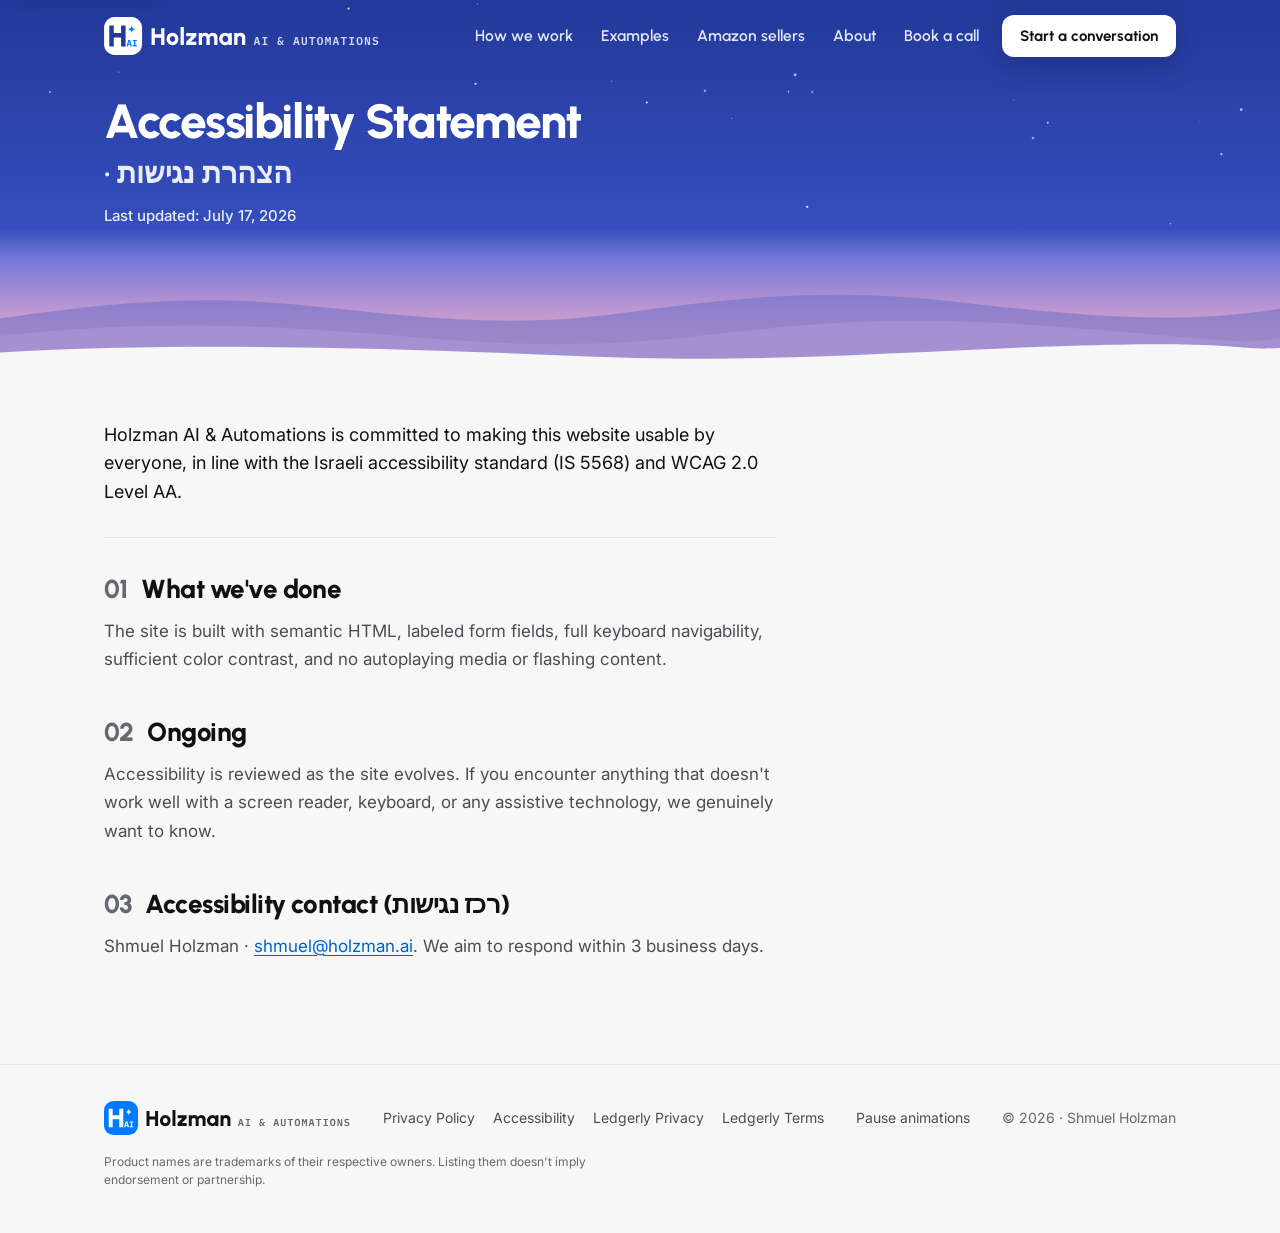
<file: accessibility.html>
<!doctype html>
<html lang="en">
<head>
<meta charset="utf-8" />
<meta name="viewport" content="width=device-width,initial-scale=1" />
<title>Accessibility Statement — Holzman AI &amp; Automations</title>
<meta name="description" content="Accessibility Statement (הצהרת נגישות) for holzman.ai: our commitment to IS 5568 and WCAG 2.0 AA, what we&#x27;ve done, and how to contact us." />
<link rel="canonical" href="https://holzman.ai/accessibility" />

<link rel="icon" href="/favicon.svg" type="image/svg+xml" />
<link rel="icon" href="/favicon-32.png" sizes="32x32" type="image/png" />
<link rel="apple-touch-icon" href="/apple-touch-icon.png" />

<meta property="og:type" content="website" />
<meta property="og:site_name" content="Holzman AI &amp; Automations" />
<meta property="og:locale" content="en_US" />
<meta property="og:url" content="https://holzman.ai/accessibility" />
<meta property="og:title" content="Accessibility Statement" />
<meta property="og:description" content="Accessibility Statement (הצהרת נגישות) for holzman.ai: our commitment to IS 5568 and WCAG 2.0 AA, what we&#x27;ve done, and how to contact us." />
<meta property="og:image" content="https://holzman.ai/og-card.png" />
<meta property="og:image:type" content="image/png" />
<meta property="og:image:width" content="1200" />
<meta property="og:image:height" content="630" />
<meta property="og:image:alt" content="Holzman AI &amp; Automations — Custom automations. Streamlined operations." />
<meta name="twitter:card" content="summary_large_image" />
<meta name="twitter:title" content="Accessibility Statement" />
<meta name="twitter:description" content="Accessibility Statement (הצהרת נגישות) for holzman.ai: our commitment to IS 5568 and WCAG 2.0 AA, what we&#x27;ve done, and how to contact us." />
<meta name="twitter:image" content="https://holzman.ai/og-card.png" />
<meta name="twitter:image:alt" content="Holzman AI &amp; Automations — Custom automations. Streamlined operations." />
<link rel="preconnect" href="https://fonts.googleapis.com">
<link rel="preconnect" href="https://fonts.gstatic.com" crossorigin>
<link href="https://fonts.googleapis.com/css2?family=Urbanist:wght@700;800&family=Inter:wght@400;500;600&family=IBM+Plex+Mono:wght@500&display=swap" rel="stylesheet">
<link rel="stylesheet" href="/dusk.css?v=2026-10-13b">
<style>
  /* legal page only; the system lives in /dusk.css */
  .dusk.mini .dusk-copy h1 { font-weight: 800; font-size: clamp(34px, 4.4vw, 48px); line-height: 1.08; letter-spacing: -.03em; }
  .dusk.mini .meta { margin-top: 12px; display: flex; flex-wrap: wrap; gap: 2px 20px; font-size: 15px; font-weight: 500; color: rgba(255, 255, 255, .9); }
  .legal { padding-block: 52px 104px; }
  .legal .intro { font-size: 18px; line-height: 1.6; color: var(--ink); padding-bottom: 30px; border-bottom: 1px solid var(--line); }
  .legal .prose { max-width: 61ch; }
  .legal .prose h2 .n { color: var(--muted); font-variant-numeric: tabular-nums; margin-right: .3em; }
  .legal .prose section > h2 { margin-top: 44px; }
  .legal .prose section:first-of-type > h2 { margin-top: 36px; }
  .legal .prose .well { margin-top: 18px; font-size: 16px; }
  .dusk.mini .h1-he { display: block; margin-top: 8px; font-size: .6em; line-height: 1.25; letter-spacing: 0; color: rgba(255, 255, 255, .9); }
</style>
</head>
<body>
<a class="skip" href="#main">Skip to content</a>

<header class="site-bar">
  <div class="wrap">
    <nav class="dusk-nav" aria-label="Main">
      <a class="lockup" href="/" aria-label="Holzman AI &amp; Automations home"><img src="/logo-reverse.svg" alt="Holzman AI &amp; Automations" width="276" height="38"></a>
      <div class="links">
        <a class="nav-lo" href="/#how">How we work</a>
        <a href="/examples">Examples</a>
        <a href="/amazon-sellers">Amazon sellers</a>
        <a class="nav-lo" href="/#about">About</a>
        <a href="/book">Book a call</a>
        <a class="btn btn-white btn-sm nav-wide" href="/#contact">Start a conversation</a>
        <a class="btn btn-white btn-sm nav-narrow" href="/book">Book a call</a>
      </div>
    </nav>
  </div>
</header>

<div class="dusk mini" id="top">
  <svg class="stars" aria-hidden="true" focusable="false"><circle cx="0.02%" cy="2.54%" r="0.84" opacity="0.62" style="animation-delay:0.86s;animation-duration:2.69s"/><circle cx="8.20%" cy="61.39%" r="1.06" opacity="0.60" style="animation-delay:2.79s;animation-duration:5.06s"/><circle cx="11.22%" cy="79.52%" r="0.71" opacity="0.44" style="animation-delay:1.48s;animation-duration:3.06s"/><circle cx="81.86%" cy="53.74%" r="1.04" opacity="0.75" style="animation-delay:1.86s;animation-duration:3.64s"/><circle cx="46.18%" cy="11.94%" r="0.60" opacity="0.37" style="animation-delay:1.93s;animation-duration:2.93s"/><circle cx="93.74%" cy="53.06%" r="0.53" opacity="0.40" style="animation-delay:3.16s;animation-duration:4.03s"/><circle cx="55.07%" cy="39.74%" r="1.21" opacity="0.55" style="animation-delay:2.32s;animation-duration:4.16s"/><circle cx="62.12%" cy="32.72%" r="1.39" opacity="0.69" style="animation-delay:1.79s;animation-duration:3.51s"/><circle cx="27.23%" cy="3.75%" r="1.07" opacity="0.84" style="animation-delay:1.59s;animation-duration:3.44s"/><circle cx="26.31%" cy="82.97%" r="0.67" opacity="0.67" style="animation-delay:3.10s;animation-duration:3.62s"/><circle cx="80.70%" cy="60.40%" r="1.29" opacity="0.52" style="animation-delay:2.36s;animation-duration:3.54s"/><circle cx="12.13%" cy="8.69%" r="1.22" opacity="0.70" style="animation-delay:1.76s;animation-duration:4.77s"/><circle cx="37.29%" cy="1.78%" r="0.67" opacity="0.69" style="animation-delay:2.18s;animation-duration:3.00s"/><circle cx="51.48%" cy="71.47%" r="0.54" opacity="0.79" style="animation-delay:1.24s;animation-duration:4.77s"/><circle cx="96.97%" cy="47.95%" r="1.34" opacity="0.69" style="animation-delay:3.36s;animation-duration:3.74s"/><circle cx="36.35%" cy="4.54%" r="0.57" opacity="0.75" style="animation-delay:2.03s;animation-duration:3.79s"/><circle cx="47.79%" cy="35.47%" r="0.67" opacity="0.63" style="animation-delay:1.22s;animation-duration:4.58s"/><circle cx="60.59%" cy="10.15%" r="0.98" opacity="0.42" style="animation-delay:1.55s;animation-duration:4.58s"/><circle cx="29.23%" cy="46.50%" r="1.38" opacity="0.46" style="animation-delay:2.57s;animation-duration:3.87s"/><circle cx="37.15%" cy="36.69%" r="1.11" opacity="0.80" style="animation-delay:1.49s;animation-duration:5.20s"/><circle cx="9.28%" cy="31.55%" r="0.56" opacity="0.61" style="animation-delay:2.10s;animation-duration:3.45s"/><circle cx="57.16%" cy="51.79%" r="0.64" opacity="0.50" style="animation-delay:1.36s;animation-duration:5.19s"/><circle cx="45.77%" cy="67.10%" r="1.29" opacity="0.81" style="animation-delay:1.68s;animation-duration:3.62s"/><circle cx="50.53%" cy="44.82%" r="1.02" opacity="0.84" style="animation-delay:2.69s;animation-duration:3.66s"/><circle cx="61.60%" cy="40.16%" r="0.74" opacity="0.85" style="animation-delay:2.72s;animation-duration:3.21s"/><circle cx="67.27%" cy="10.52%" r="1.31" opacity="0.65" style="animation-delay:1.17s;animation-duration:3.83s"/><circle cx="91.44%" cy="97.88%" r="0.77" opacity="0.59" style="animation-delay:2.38s;animation-duration:5.09s"/><circle cx="95.42%" cy="67.48%" r="1.09" opacity="0.72" style="animation-delay:2.75s;animation-duration:3.29s"/><circle cx="79.22%" cy="43.72%" r="0.52" opacity="0.53" style="animation-delay:0.41s;animation-duration:4.50s"/><circle cx="63.45%" cy="40.28%" r="1.24" opacity="0.40" style="animation-delay:0.04s;animation-duration:3.83s"/><circle cx="3.91%" cy="40.29%" r="1.05" opacity="0.56" style="animation-delay:3.36s;animation-duration:5.07s"/><circle cx="63.06%" cy="90.52%" r="1.18" opacity="0.75" style="animation-delay:2.85s;animation-duration:4.26s"/></svg>
  <div class="wrap">
    <div class="dusk-copy">
      <h1>Accessibility Statement <span class="h1-he">· <span lang="he" dir="rtl">הצהרת נגישות</span></span></h1>
      <p class="meta"><span>Last updated: July 17, 2026</span></p>
    </div>
  </div>
  <svg class="hills" viewBox="0 0 1440 190" preserveAspectRatio="none" aria-hidden="true" focusable="false"><path d="M0 96C110 70 210 52 330 70S560 118 700 86S940 40 1080 66S1320 108 1440 78V190H0Z" fill="#6E6FC9" opacity=".55"/><path d="M0 128C150 100 290 106 420 124S650 156 820 122S1100 98 1260 120S1400 140 1440 132V190H0Z" fill="#A894D8" opacity=".7"/><path d="M0 158C200 140 420 148 640 164S1000 156 1200 146S1380 154 1440 150V190H0Z" fill="#F7F7F7"/></svg>
</div>

<main id="main">
  <div class="wrap legal">
    <article class="prose">
      <p class="intro">Holzman AI &amp; Automations is committed to making this website usable by everyone, in line with the Israeli accessibility standard (IS 5568) and WCAG 2.0 Level AA.</p>

      <section>
        <h2><span class="n">01</span> What we've done</h2>
        <p>
          The site is built with semantic HTML, labeled form fields, full keyboard navigability, sufficient color contrast, and no autoplaying media or flashing content.
        </p>
      </section>

      <section>
        <h2><span class="n">02</span> Ongoing</h2>
        <p>
          Accessibility is reviewed as the site evolves. If you encounter anything that doesn't work well with a screen reader, keyboard, or any assistive technology, we genuinely want to know.
        </p>
      </section>

      <section>
        <h2><span class="n">03</span> Accessibility contact (<span lang="he" dir="rtl">רכז נגישות</span>)</h2>
        <p>
          Shmuel Holzman · <a href="mailto:shmuel@holzman.ai">shmuel@holzman.ai</a>. We aim to respond within 3 business days.
        </p>
      </section>
    </article>
  </div>
</main>

<footer class="site-foot">
  <div class="wrap row">
    <a class="lockup" href="/" aria-label="Holzman AI &amp; Automations home"><img src="/logo.svg" alt="Holzman AI &amp; Automations" width="247" height="34"></a>
    <nav aria-label="Legal"><a href="/privacy-policy">Privacy Policy</a><a href="/accessibility">Accessibility</a><a href="/privacy">Ledgerly Privacy</a><a href="/terms">Ledgerly Terms</a></nav>
    <button class="motion-toggle" type="button" hidden>Pause animations</button>
    <span class="copy">© 2026 · Shmuel Holzman</span>
    <p class="tm">Product names are trademarks of their respective owners. Listing them doesn't imply endorsement or partnership.</p>
  </div>
</footer>

<script src="/dusk.js?v=2026-10-13" defer></script>
</body>
</html>
</file>
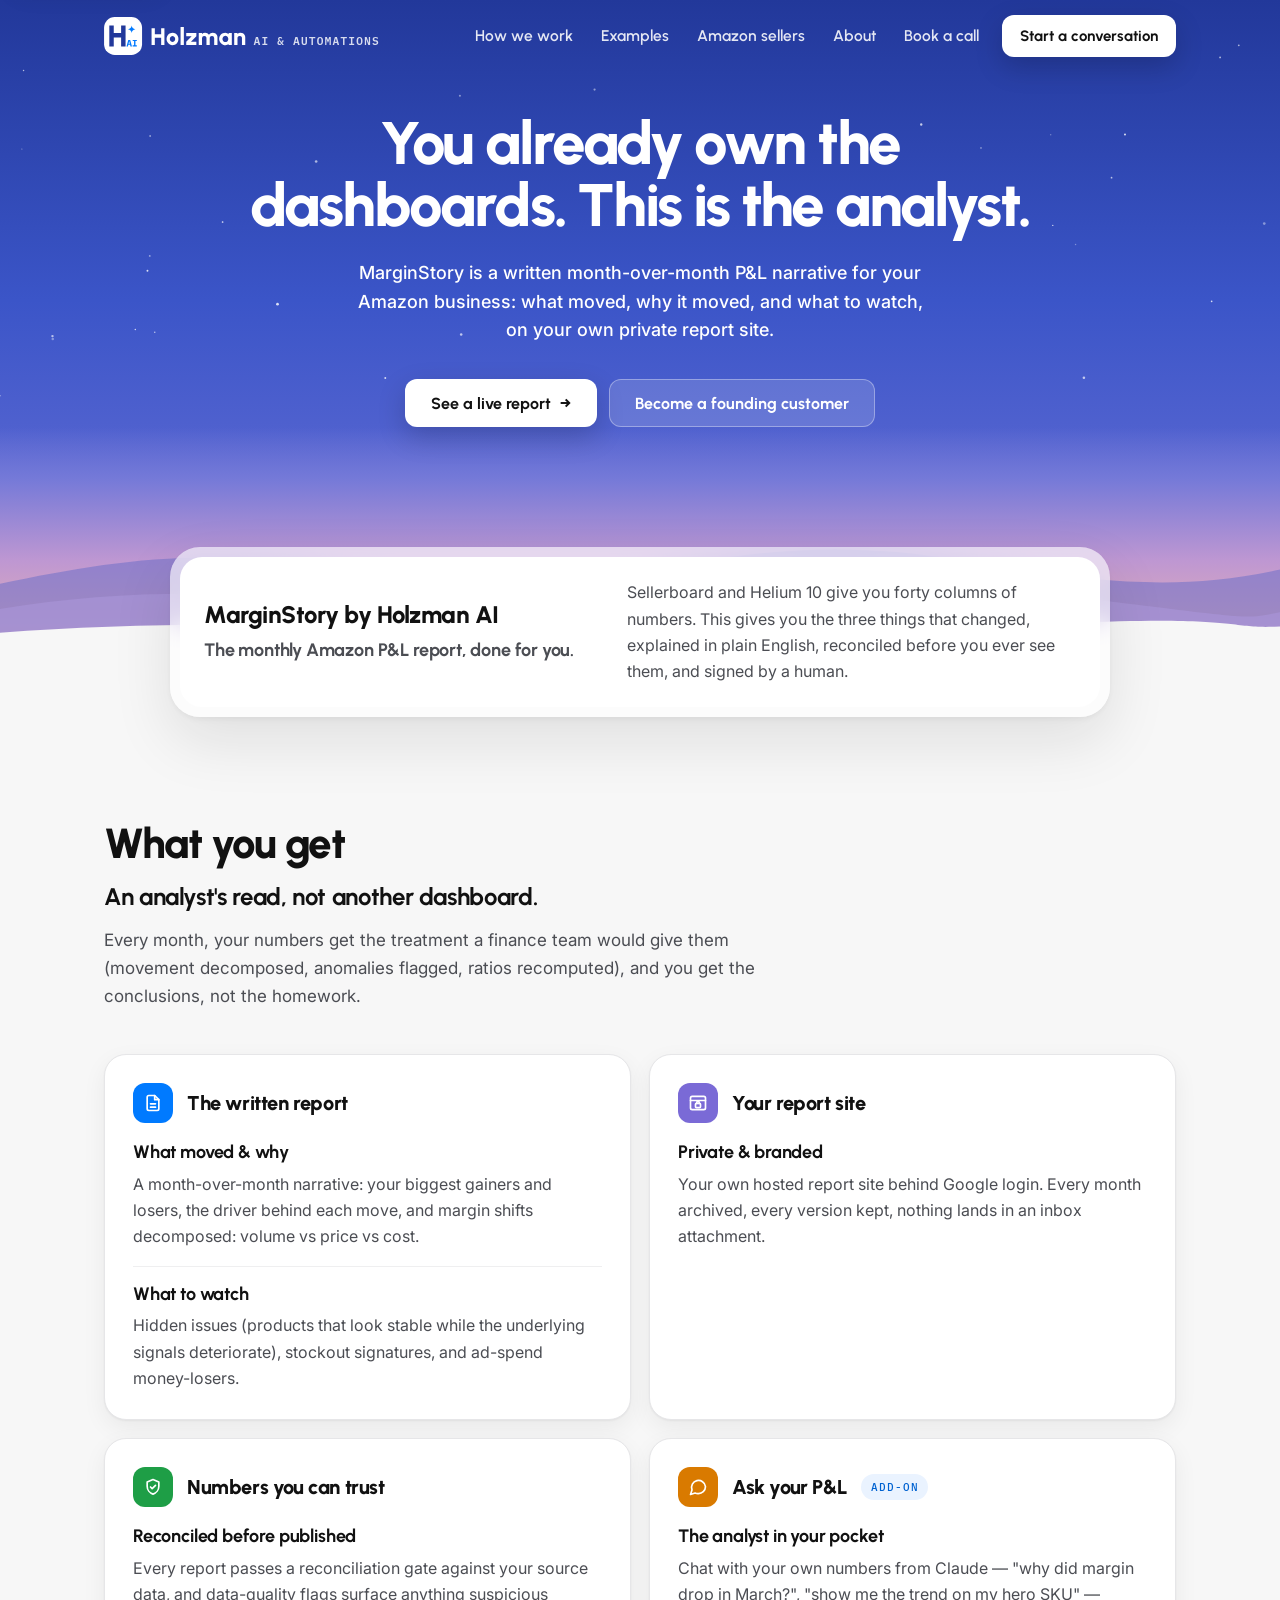
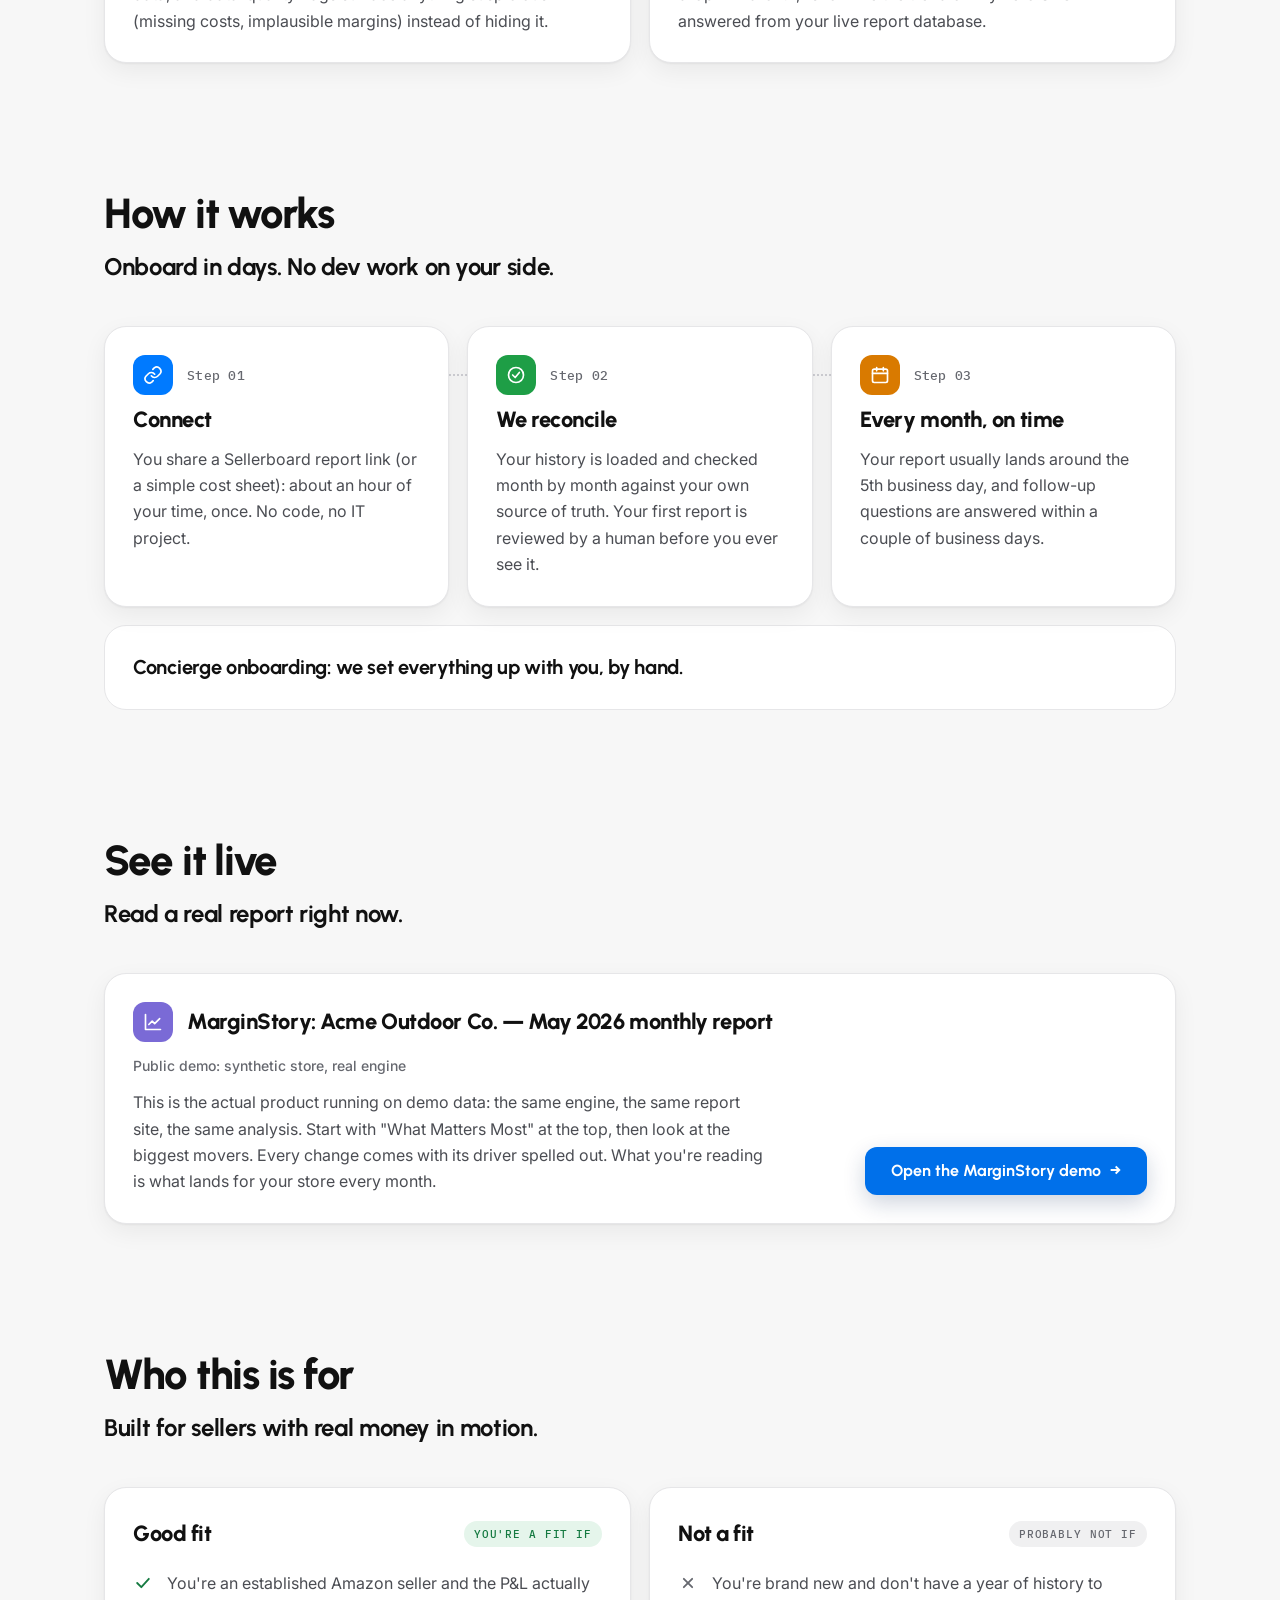
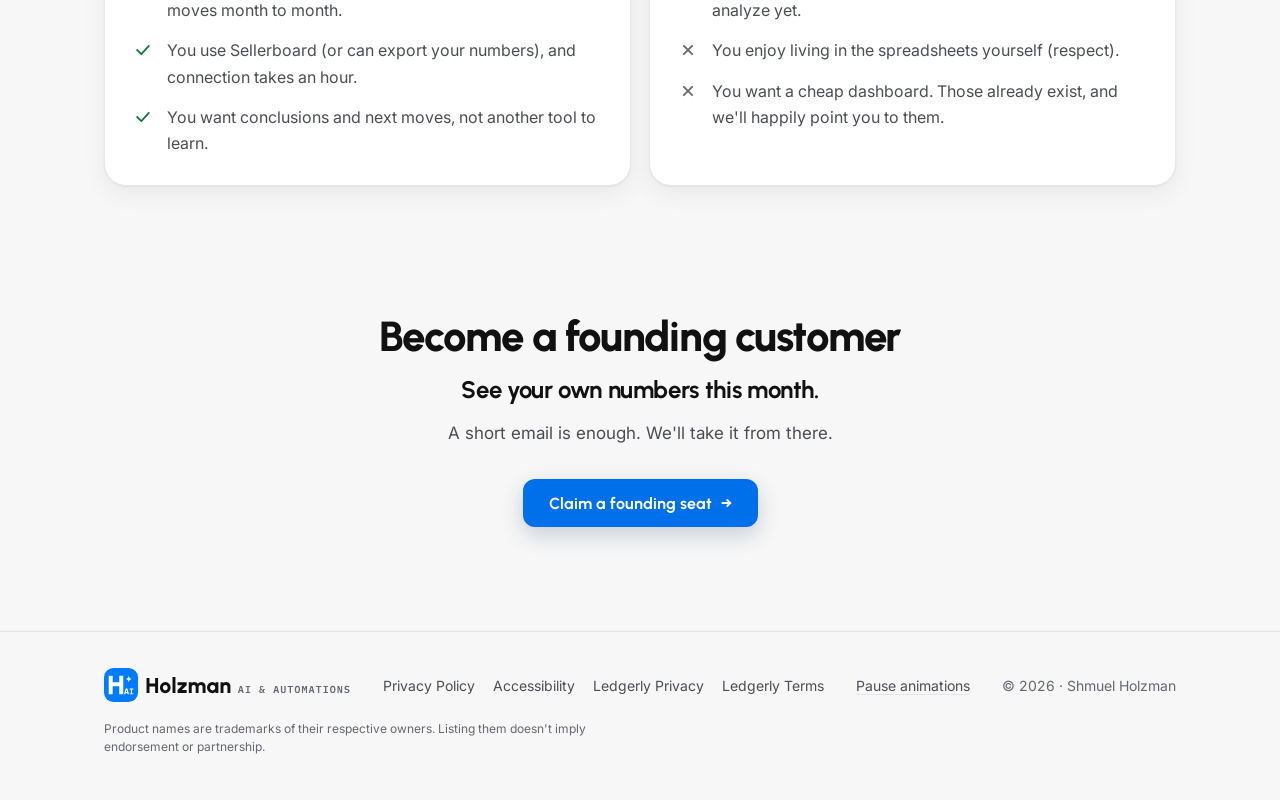
<file: amazon-pnl.html>
<!doctype html>
<html lang="en">
<head>
<meta charset="utf-8" />
<meta name="viewport" content="width=device-width,initial-scale=1" />
<title>MarginStory — Monthly Amazon P&L Analyst · Holzman AI & Automations</title>
<meta name="description" content="MarginStory turns your Amazon numbers into a written monthly P&amp;L narrative: what moved, why, and what to watch. Reconciled and signed by a human." />
<link rel="canonical" href="https://holzman.ai/amazon-pnl" />

<link rel="icon" href="/favicon.svg" type="image/svg+xml" />
<link rel="icon" href="/favicon-32.png" sizes="32x32" type="image/png" />
<link rel="apple-touch-icon" href="/apple-touch-icon.png" />

<meta property="og:type" content="website" />
<meta property="og:site_name" content="Holzman AI &amp; Automations" />
<meta property="og:locale" content="en_US" />
<meta property="og:url" content="https://holzman.ai/amazon-pnl" />
<meta property="og:title" content="MarginStory — Monthly Amazon P&amp;L Analyst" />
<meta property="og:description" content="MarginStory turns your Amazon numbers into a written monthly P&amp;L narrative: what moved, why, and what to watch. Reconciled and signed by a human." />
<meta property="og:image" content="https://holzman.ai/og-card.png" />
<meta property="og:image:type" content="image/png" />
<meta property="og:image:width" content="1200" />
<meta property="og:image:height" content="630" />
<meta property="og:image:alt" content="Holzman AI &amp; Automations — Custom automations. Streamlined operations." />
<meta name="twitter:card" content="summary_large_image" />
<meta name="twitter:title" content="MarginStory — Monthly Amazon P&amp;L Analyst" />
<meta name="twitter:description" content="MarginStory turns your Amazon numbers into a written monthly P&amp;L narrative: what moved, why, and what to watch. Reconciled and signed by a human." />
<meta name="twitter:image" content="https://holzman.ai/og-card.png" />
<meta name="twitter:image:alt" content="Holzman AI &amp; Automations — Custom automations. Streamlined operations." />
<script type="application/ld+json">
{
  "@context": "https://schema.org",
  "@type": "Service",
  "@id": "https://holzman.ai/amazon-pnl#service",
  "name": "MarginStory",
  "alternateName": "Monthly Amazon P&L Analyst",
  "url": "https://holzman.ai/amazon-pnl",
  "serviceType": "Amazon P&L reporting and analysis",
  "category": "Financial reporting and analysis",
  "description": "A written month-over-month Amazon P&L narrative for established sellers: what moved, why it moved, and what to watch. Movements are decomposed into volume, price and cost, anomalies such as stockout signatures and losing ad spend are flagged, and every report is reconciled against the seller's source data and reviewed by a human before publication to a private report site.",
  "provider": {
    "@type": "Organization",
    "@id": "https://holzman.ai/#organization",
    "name": "Holzman AI & Automations",
    "url": "https://holzman.ai/"
  },
  "audience": {
    "@type": "BusinessAudience",
    "name": "Established Amazon sellers",
    "audienceType": "Amazon sellers",
    "description": "Amazon sellers with a year or more of trading history whose profit and loss moves month to month."
  },
  "areaServed": "Worldwide",
  "availableChannel": {
    "@type": "ServiceChannel",
    "name": "Private report site",
    "serviceUrl": "https://holzman.ai/amazon-pnl"
  },
  "isRelatedTo": { "@id": "https://holzman.ai/ledgerly#service" }
}
</script>
<link rel="preconnect" href="https://fonts.googleapis.com">
<link rel="preconnect" href="https://fonts.gstatic.com" crossorigin>
<link href="https://fonts.googleapis.com/css2?family=Urbanist:wght@700;800&family=Inter:wght@400;500;600&family=IBM+Plex+Mono:wght@500&display=swap" rel="stylesheet">
<link rel="stylesheet" href="/dusk.css?v=2026-10-13b">
<style>
  /* MarginStory page only; the system lives in /dusk.css */
  .intro { display: grid; grid-template-columns: 1fr 1.15fr; gap: 32px; align-items: center; }
  .intro .copy { display: grid; gap: 8px; }
  .intro h2 { font-weight: 800; font-size: 24px; letter-spacing: -.02em; line-height: 1.2; }
  .intro .copy p { font-family: var(--display); font-weight: 700; font-size: 18px; line-height: 1.35; letter-spacing: -.01em; color: var(--body); }
  .intro .vs { font-size: 16px; }

  .get { display: grid; grid-template-columns: 1fr 1fr; gap: 18px; }
  .get .card { display: grid; gap: 18px; align-content: start; }
  .get .titled { flex-wrap: wrap; gap: 10px 14px; }
  .get .item + .item { border-top: 1px solid var(--line-2); margin-top: 16px; padding-top: 16px; }
  .get h4 { font-weight: 700; font-size: 18px; letter-spacing: -.01em; line-height: 1.3; }
  .get .item p { font-size: 16px; margin-top: 6px; }

  .steps { position: relative; display: grid; grid-template-columns: repeat(3, 1fr); gap: 18px; }
  .steps::before { content: ""; position: absolute; top: 48px; left: 8%; right: 8%; border-top: 2px dotted #CFCFD4; }
  .step { position: relative; display: grid; gap: 12px; align-content: start; }
  .step .titled .data { color: var(--muted); }
  .step h3 { font-weight: 800; font-size: 22px; letter-spacing: -.02em; line-height: 1.2; }
  .step p { font-size: 16px; }
  .closer { margin-top: 18px; }
  .closer p { font-family: var(--display); font-weight: 700; font-size: 20px; line-height: 1.35; letter-spacing: -.015em; color: var(--ink); }

  .demo { display: grid; grid-template-columns: 1fr auto; gap: 28px 40px; align-items: end; }
  .demo h3 { font-weight: 800; font-size: 22px; letter-spacing: -.02em; line-height: 1.25; }
  .demo .caption { margin-top: 12px; font-size: 14px; font-weight: 500; }
  .demo .body { margin-top: 12px; font-size: 16px; max-width: 64ch; }

  .pricing { display: grid; grid-template-columns: 1fr 1fr; gap: 18px; }
  .price { display: grid; gap: 20px; align-content: start; }
  .price.founding { border: 1.5px solid var(--blue-600); }
  .price .head, .fit .head { display: flex; justify-content: space-between; align-items: center; gap: 12px; flex-wrap: wrap; }
  .price h3, .fit h3 { font-weight: 800; font-size: 22px; letter-spacing: -.02em; }
  .price .amount { font-family: var(--display); font-weight: 800; font-size: 52px; line-height: 1; letter-spacing: -.03em; color: var(--ink); font-variant-numeric: tabular-nums; }
  .price .amount small { font-family: var(--sans); font-weight: 500; font-size: 17px; letter-spacing: 0; color: var(--muted); margin-left: 4px; }
  .nw { white-space: nowrap; }
  .price .note { padding-top: 16px; border-top: 1px solid var(--line-2); font-size: 14px; color: var(--muted); }

  .fit { display: grid; grid-template-columns: 1fr 1fr; gap: 18px; }
  .fit .card { display: grid; gap: 18px; align-content: start; }
  .ticks { list-style: none; margin: 0; padding: 0; display: grid; gap: 14px; }
  .ticks li { display: grid; grid-template-columns: 22px 1fr; gap: 12px; align-items: start; font-size: 16px; }
  .ticks li svg { width: 20px; height: 20px; margin-top: 3px; fill: none; stroke-width: 2.2; stroke-linecap: round; stroke-linejoin: round; }
  .price .ticks li svg { stroke: var(--blue); }
  .fit .yes li svg { stroke: var(--ok); }
  .fit .no li svg { stroke: var(--muted); }

  .closing { display: grid; justify-items: center; }
  .closing .sec-head { margin-bottom: 32px; }

  @media (max-width: 900px) {
    .intro, .get, .pricing, .fit { grid-template-columns: 1fr; }
    .intro { gap: 16px; }
    .steps { grid-template-columns: 1fr; }
    .steps::before { display: none; }
    .demo { grid-template-columns: 1fr; align-items: start; }
  }
  @media (max-width: 520px) {
    .price .amount { font-size: 44px; }
  }
</style>
</head>
<body>
<a class="skip" href="#main">Skip to content</a>

<header class="site-bar">
  <div class="wrap">
    <nav class="dusk-nav" aria-label="Main">
      <a class="lockup" href="/" aria-label="Holzman AI &amp; Automations home"><img src="/logo-reverse.svg" alt="Holzman AI &amp; Automations" width="276" height="38"></a>
      <div class="links">
        <a class="nav-lo" href="/#how">How we work</a>
        <a href="/examples">Examples</a>
        <a href="/amazon-sellers">Amazon sellers</a>
        <a class="nav-lo" href="/#about">About</a>
        <a href="/book">Book a call</a>
        <a class="btn btn-white btn-sm nav-wide" href="/#contact">Start a conversation</a>
        <a class="btn btn-white btn-sm nav-narrow" href="/book">Book a call</a>
      </div>
    </nav>
  </div>
</header>

<div class="dusk compact" id="top">
  <svg class="stars" aria-hidden="true" focusable="false"><circle cx="0.04%" cy="97.15%" r="0.54" opacity="0.50" style="animation-delay:0.80s;animation-duration:4.17s"/><circle cx="49.34%" cy="97.98%" r="0.50" opacity="0.62" style="animation-delay:1.11s;animation-duration:3.98s"/><circle cx="4.12%" cy="83.23%" r="1.25" opacity="0.39" style="animation-delay:1.94s;animation-duration:3.66s"/><circle cx="32.10%" cy="54.26%" r="0.61" opacity="0.55" style="animation-delay:0.73s;animation-duration:3.41s"/><circle cx="84.68%" cy="92.72%" r="1.29" opacity="0.68" style="animation-delay:0.16s;animation-duration:3.02s"/><circle cx="24.70%" cy="39.65%" r="1.32" opacity="0.61" style="animation-delay:0.04s;animation-duration:3.63s"/><circle cx="52.98%" cy="8.98%" r="0.97" opacity="0.53" style="animation-delay:0.32s;animation-duration:2.80s"/><circle cx="30.10%" cy="92.79%" r="0.98" opacity="0.78" style="animation-delay:1.62s;animation-duration:4.91s"/><circle cx="45.36%" cy="12.98%" r="1.06" opacity="0.51" style="animation-delay:2.05s;animation-duration:4.08s"/><circle cx="4.10%" cy="82.49%" r="1.21" opacity="0.64" style="animation-delay:0.64s;animation-duration:3.15s"/><circle cx="94.66%" cy="73.97%" r="0.83" opacity="0.80" style="animation-delay:0.99s;animation-duration:3.07s"/><circle cx="10.57%" cy="80.88%" r="0.71" opacity="0.80" style="animation-delay:1.83s;animation-duration:3.53s"/><circle cx="68.53%" cy="43.23%" r="0.57" opacity="0.66" style="animation-delay:2.96s;animation-duration:4.30s"/><circle cx="36.03%" cy="82.08%" r="1.29" opacity="0.67" style="animation-delay:2.86s;animation-duration:3.87s"/><circle cx="1.71%" cy="36.58%" r="0.52" opacity="0.57" style="animation-delay:3.30s;animation-duration:2.85s"/><circle cx="35.93%" cy="23.51%" r="1.04" opacity="0.45" style="animation-delay:1.12s;animation-duration:4.78s"/><circle cx="84.03%" cy="60.01%" r="0.75" opacity="0.36" style="animation-delay:1.62s;animation-duration:4.68s"/><circle cx="22.23%" cy="45.14%" r="0.63" opacity="0.50" style="animation-delay:1.79s;animation-duration:4.55s"/><circle cx="32.58%" cy="41.94%" r="1.07" opacity="0.68" style="animation-delay:1.34s;animation-duration:3.14s"/><circle cx="11.70%" cy="62.81%" r="0.92" opacity="0.49" style="animation-delay:2.99s;animation-duration:4.97s"/><circle cx="82.25%" cy="55.32%" r="0.64" opacity="0.83" style="animation-delay:1.44s;animation-duration:4.21s"/><circle cx="70.86%" cy="71.53%" r="1.03" opacity="0.76" style="animation-delay:0.04s;animation-duration:4.05s"/><circle cx="96.78%" cy="11.13%" r="0.90" opacity="0.62" style="animation-delay:1.65s;animation-duration:4.73s"/><circle cx="12.09%" cy="81.55%" r="0.75" opacity="0.67" style="animation-delay:1.62s;animation-duration:4.82s"/><circle cx="11.52%" cy="66.46%" r="0.96" opacity="0.82" style="animation-delay:1.23s;animation-duration:4.92s"/><circle cx="59.36%" cy="93.80%" r="1.11" opacity="0.64" style="animation-delay:3.13s;animation-duration:3.51s"/><circle cx="71.57%" cy="51.64%" r="1.35" opacity="0.63" style="animation-delay:0.46s;animation-duration:3.25s"/><circle cx="63.37%" cy="77.23%" r="0.95" opacity="0.74" style="animation-delay:2.05s;animation-duration:3.97s"/><circle cx="21.68%" cy="74.66%" r="1.36" opacity="0.82" style="animation-delay:3.01s;animation-duration:4.15s"/><circle cx="76.64%" cy="36.30%" r="0.87" opacity="0.43" style="animation-delay:1.72s;animation-duration:2.94s"/><circle cx="52.48%" cy="97.19%" r="1.29" opacity="0.54" style="animation-delay:1.83s;animation-duration:3.66s"/><circle cx="1.84%" cy="17.29%" r="0.73" opacity="0.66" style="animation-delay:3.32s;animation-duration:4.72s"/><circle cx="82.09%" cy="33.08%" r="0.55" opacity="0.60" style="animation-delay:1.44s;animation-duration:3.99s"/><circle cx="28.45%" cy="70.90%" r="0.96" opacity="0.46" style="animation-delay:1.08s;animation-duration:4.12s"/><circle cx="11.73%" cy="33.38%" r="0.94" opacity="0.48" style="animation-delay:1.64s;animation-duration:5.05s"/><circle cx="56.60%" cy="45.80%" r="0.79" opacity="0.69" style="animation-delay:0.24s;animation-duration:5.02s"/><circle cx="43.82%" cy="44.64%" r="0.78" opacity="0.36" style="animation-delay:3.26s;animation-duration:4.74s"/><circle cx="55.61%" cy="45.53%" r="1.23" opacity="0.81" style="animation-delay:1.32s;animation-duration:2.99s"/><circle cx="57.64%" cy="58.16%" r="1.30" opacity="0.44" style="animation-delay:2.82s;animation-duration:3.58s"/><circle cx="86.84%" cy="43.62%" r="0.88" opacity="0.67" style="animation-delay:2.49s;animation-duration:3.32s"/><circle cx="71.97%" cy="30.55%" r="1.20" opacity="0.73" style="animation-delay:1.20s;animation-duration:3.15s"/><circle cx="95.32%" cy="14.10%" r="0.87" opacity="0.68" style="animation-delay:0.11s;animation-duration:2.72s"/><circle cx="98.77%" cy="54.88%" r="1.32" opacity="0.42" style="animation-delay:0.59s;animation-duration:2.78s"/><circle cx="87.89%" cy="33.03%" r="1.02" opacity="0.81" style="animation-delay:0.04s;animation-duration:3.46s"/><circle cx="49.23%" cy="36.73%" r="0.80" opacity="0.51" style="animation-delay:1.01s;animation-duration:4.18s"/><circle cx="46.45%" cy="21.99%" r="1.10" opacity="0.48" style="animation-delay:2.33s;animation-duration:2.74s"/><circle cx="17.39%" cy="54.49%" r="0.85" opacity="0.83" style="animation-delay:0.95s;animation-duration:4.16s"/><circle cx="16.67%" cy="11.15%" r="1.34" opacity="0.57" style="animation-delay:0.79s;animation-duration:2.86s"/></svg>
  <div class="wrap">
    <div class="dusk-copy">
      <h1 class="h-hero">You already own the dashboards. This is the analyst.</h1>
      <p class="lead">MarginStory is a written month-over-month P&amp;L narrative for your Amazon business: what moved, why it moved, and what to watch, on your own private report site.</p>
      <div class="dusk-ctas">
        <a class="btn btn-white" href="https://marginstory-demo.holzman.ai" target="_blank" rel="noopener">See a live report <span class="arr" aria-hidden="true">→</span></a>
        <a class="btn btn-ghost" href="#contact">Become a founding customer</a>
      </div>
    </div>
  </div>
  <svg class="hills" viewBox="0 0 1440 190" preserveAspectRatio="none" aria-hidden="true" focusable="false"><path d="M0 96C110 70 210 52 330 70S560 118 700 86S940 40 1080 66S1320 108 1440 78V190H0Z" fill="#6E6FC9" opacity=".55"/><path d="M0 128C150 100 290 106 420 124S650 156 820 122S1100 98 1260 120S1400 140 1440 132V190H0Z" fill="#A894D8" opacity=".7"/><path d="M0 158C200 140 420 148 640 164S1000 156 1200 146S1380 154 1440 150V190H0Z" fill="#F7F7F7"/></svg>
</div>

<main id="main">
  <div class="over-dusk wrap">
    <div class="float">
      <div class="float-in intro">
        <div class="copy">
          <h2>MarginStory by Holzman AI</h2>
          <p>The monthly Amazon P&amp;L report, done for you.</p>
        </div>
        <p class="vs">Sellerboard and Helium 10 give you forty columns of numbers. This gives you the three things that changed, explained in plain English, reconciled before you ever see them, and signed by a human.</p>
      </div>
    </div>
  </div>

  <section class="sec" id="what" aria-labelledby="what-h">
    <div class="wrap">
      <div class="sec-head reveal">
        <h2 class="h-sec" id="what-h">What you get</h2>
        <p class="lead-strong">An analyst's read, not another dashboard.</p>
        <p>Every month, your numbers get the treatment a finance team would give them (movement decomposed, anomalies flagged, ratios recomputed), and you get the conclusions, not the homework.</p>
      </div>
      <div class="get">
        <article class="card reveal">
          <div class="titled"><span class="tile t-blue"><svg viewBox="0 0 24 24" aria-hidden="true"><path d="M14 3H7a2 2 0 0 0-2 2v14a2 2 0 0 0 2 2h10a2 2 0 0 0 2-2V8l-5-5Z"/><path d="M14 3v5h5M9 13h6M9 17h6"/></svg></span><h3 class="h-card">The written report</h3></div>
          <div>
            <div class="item"><h4>What moved &amp; why</h4><p>A month-over-month narrative: your biggest gainers and losers, the driver behind each move, and margin shifts decomposed: volume vs price vs cost.</p></div>
            <div class="item"><h4>What to watch</h4><p>Hidden issues (products that look stable while the underlying signals deteriorate), stockout signatures, and ad-spend money-losers.</p></div>
          </div>
        </article>
        <article class="card reveal d1">
          <div class="titled"><span class="tile t-violet"><svg viewBox="0 0 24 24" aria-hidden="true"><rect x="3" y="4" width="18" height="16" rx="2"/><path d="M3 9h18"/><rect x="9" y="12.5" width="6" height="5" rx="1"/><path d="M10.5 12.5v-1a1.5 1.5 0 0 1 3 0v1"/></svg></span><h3 class="h-card">Your report site</h3></div>
          <div>
            <div class="item"><h4>Private &amp; branded</h4><p>Your own hosted report site behind Google login. Every month archived, every version kept, nothing lands in an inbox attachment.</p></div>
          </div>
        </article>
        <article class="card reveal">
          <div class="titled"><span class="tile t-green"><svg viewBox="0 0 24 24" aria-hidden="true"><path d="M12 3 5 6v5c0 4.4 3 8.3 7 9.5 4-1.2 7-5.1 7-9.5V6l-7-3Z"/><path d="m9 12 2 2 4-4"/></svg></span><h3 class="h-card">Numbers you can trust</h3></div>
          <div>
            <div class="item"><h4>Reconciled before published</h4><p>Every report passes a reconciliation gate against your source data, and data-quality flags surface anything suspicious (missing costs, implausible margins) instead of hiding it.</p></div>
          </div>
        </article>
        <article class="card reveal d1">
          <div class="titled"><span class="tile t-amber"><svg viewBox="0 0 24 24" aria-hidden="true"><path d="M21 11.5a8.4 8.4 0 0 1-9 8.4 8.6 8.6 0 0 1-3.5-.7L3 21l1.8-5.5a8.4 8.4 0 1 1 16.2-4Z"/></svg></span><h3 class="h-card">Ask your P&amp;L</h3><span class="chip chip-blue">add-on</span></div>
          <div>
            <div class="item"><h4>The analyst in your pocket</h4><p>Chat with your own numbers from Claude — "why did margin drop in March?", "show me the trend on my hero SKU" — answered from your live report database.</p></div>
          </div>
        </article>
      </div>
    </div>
  </section>

  <section class="sec" id="how" aria-labelledby="how-h">
    <div class="wrap">
      <div class="sec-head reveal">
        <h2 class="h-sec" id="how-h">How it works</h2>
        <p class="lead-strong">Onboard in days. No dev work on your side.</p>
      </div>
      <div class="steps">
        <div class="card step lift reveal">
          <div class="titled"><span class="tile t-blue"><svg viewBox="0 0 24 24" aria-hidden="true"><path d="M10 13a5 5 0 0 0 7.5.5l3-3a5 5 0 0 0-7-7l-1.7 1.7"/><path d="M14 11a5 5 0 0 0-7.5-.5l-3 3a5 5 0 0 0 7 7l1.7-1.7"/></svg></span><span class="data">Step 01</span></div>
          <h3>Connect</h3>
          <p>You share a Sellerboard report link (or a simple cost sheet): about an hour of your time, once. No code, no IT project.</p>
        </div>
        <div class="card step lift reveal d1">
          <div class="titled"><span class="tile t-green"><svg viewBox="0 0 24 24" aria-hidden="true"><circle cx="12" cy="12" r="9"/><path d="m8 12 3 3 5-6"/></svg></span><span class="data">Step 02</span></div>
          <h3>We reconcile</h3>
          <p>Your history is loaded and checked month by month against your own source of truth. Your first report is reviewed by a human before you ever see it.</p>
        </div>
        <div class="card step lift reveal d2">
          <div class="titled"><span class="tile t-amber"><svg viewBox="0 0 24 24" aria-hidden="true"><rect x="3" y="5" width="18" height="16" rx="2"/><path d="M3 10h18M8 3v4M16 3v4"/></svg></span><span class="data">Step 03</span></div>
          <h3>Every month, on time</h3>
          <p>Your report usually lands around the 5th business day, and follow-up questions are answered within a couple of business days.</p>
        </div>
      </div>
      <div class="card-flat closer reveal">
        <p>Concierge onboarding: we set everything up with you, by hand.</p>
      </div>
    </div>
  </section>

  <section class="sec" id="demo" aria-labelledby="demo-h">
    <div class="wrap">
      <div class="sec-head reveal">
        <h2 class="h-sec" id="demo-h">See it live</h2>
        <p class="lead-strong">Read a real report right now.</p>
      </div>
      <article class="card demo reveal">
        <div>
          <div class="titled"><span class="tile t-violet"><svg viewBox="0 0 24 24" aria-hidden="true"><path d="M3 3v18h18"/><path d="m7 15 4-4 3 3 6-6"/></svg></span><h3>MarginStory: Acme Outdoor Co. — May 2026 monthly report</h3></div>
          <p class="caption">Public demo: synthetic store, real engine</p>
          <p class="body">This is the actual product running on demo data: the same engine, the same report site, the same analysis. Start with "What Matters Most" at the top, then look at the biggest movers. Every change comes with its driver spelled out. What you're reading is what lands for your store every month.</p>
        </div>
        <a class="btn btn-primary" href="https://marginstory-demo.holzman.ai" target="_blank" rel="noopener">Open the MarginStory demo <span class="arr" aria-hidden="true">→</span></a>
      </article>
    </div>
  </section>

  <section class="sec" id="fit" aria-labelledby="fit-h">
    <div class="wrap">
      <div class="sec-head reveal">
        <h2 class="h-sec" id="fit-h">Who this is for</h2>
        <p class="lead-strong">Built for sellers with real money in motion.</p>
      </div>
      <div class="fit">
        <div class="card yes reveal">
          <div class="head"><h3>Good fit</h3><span class="chip chip-ok">You're a fit if</span></div>
          <ul class="ticks">
            <li><svg viewBox="0 0 24 24" aria-hidden="true"><path d="m5 12 5 5 9-10"/></svg><span>You're an established Amazon seller and the P&amp;L actually moves month to month.</span></li>
            <li><svg viewBox="0 0 24 24" aria-hidden="true"><path d="m5 12 5 5 9-10"/></svg><span>You use Sellerboard (or can export your numbers), and connection takes an hour.</span></li>
            <li><svg viewBox="0 0 24 24" aria-hidden="true"><path d="m5 12 5 5 9-10"/></svg><span>You want conclusions and next moves, not another tool to learn.</span></li>
          </ul>
        </div>
        <div class="card no reveal d1">
          <div class="head"><h3>Not a fit</h3><span class="chip chip-neutral">Probably not if</span></div>
          <ul class="ticks">
            <li><svg viewBox="0 0 24 24" aria-hidden="true"><path d="M7 7l10 10M17 7 7 17"/></svg><span>You're brand new and don't have a year of history to analyze yet.</span></li>
            <li><svg viewBox="0 0 24 24" aria-hidden="true"><path d="M7 7l10 10M17 7 7 17"/></svg><span>You enjoy living in the spreadsheets yourself (respect).</span></li>
            <li><svg viewBox="0 0 24 24" aria-hidden="true"><path d="M7 7l10 10M17 7 7 17"/></svg><span>You want a cheap dashboard. Those already exist, and we'll happily point you to them.</span></li>
          </ul>
        </div>
      </div>
    </div>
  </section>

  <section class="sec" id="contact" aria-labelledby="contact-h">
    <div class="wrap closing">
      <div class="sec-head center reveal">
        <h2 class="h-sec" id="contact-h">Become a founding customer</h2>
        <p class="lead-strong">See your own numbers this month.</p>
        <p>A short email is enough. We'll take it from there.</p>
      </div>
      <div class="reveal d1"><a class="btn btn-primary" href="mailto:shmuel@holzman.ai?subject=Founding%20seller%20—%20Amazon%20P%26L%20Report">Claim a founding seat <span class="arr" aria-hidden="true">→</span></a></div>
    </div>
  </section>
</main>

<footer class="site-foot">
  <div class="wrap row">
    <a class="lockup" href="/" aria-label="Holzman AI &amp; Automations home"><img src="/logo.svg" alt="Holzman AI &amp; Automations" width="247" height="34"></a>
    <nav aria-label="Legal"><a href="/privacy-policy">Privacy Policy</a><a href="/accessibility">Accessibility</a><a href="/privacy">Ledgerly Privacy</a><a href="/terms">Ledgerly Terms</a></nav>
    <button class="motion-toggle" type="button" hidden>Pause animations</button>
    <span class="copy">© 2026 · Shmuel Holzman</span>
    <p class="tm">Product names are trademarks of their respective owners. Listing them doesn't imply endorsement or partnership.</p>
  </div>
</footer>

<script src="/dusk.js?v=2026-10-13" defer></script>
</body>
</html>
</file>
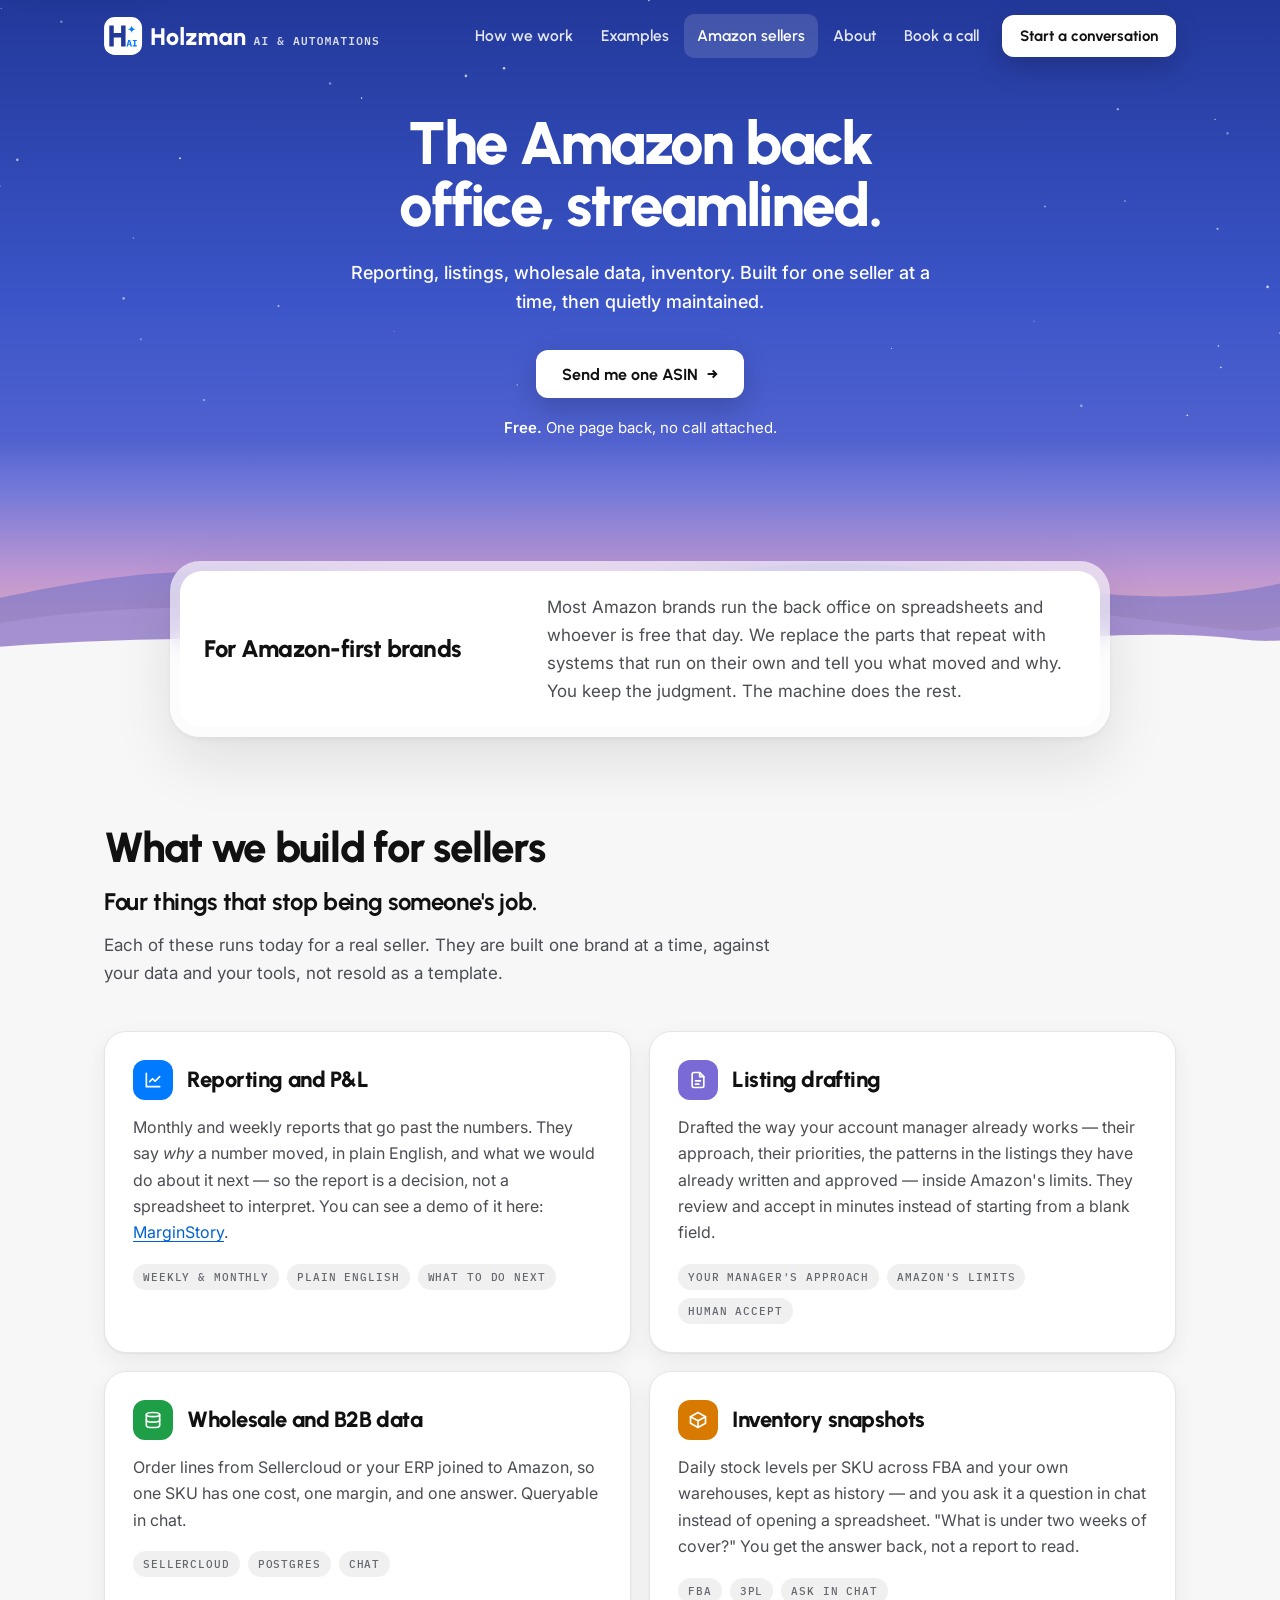
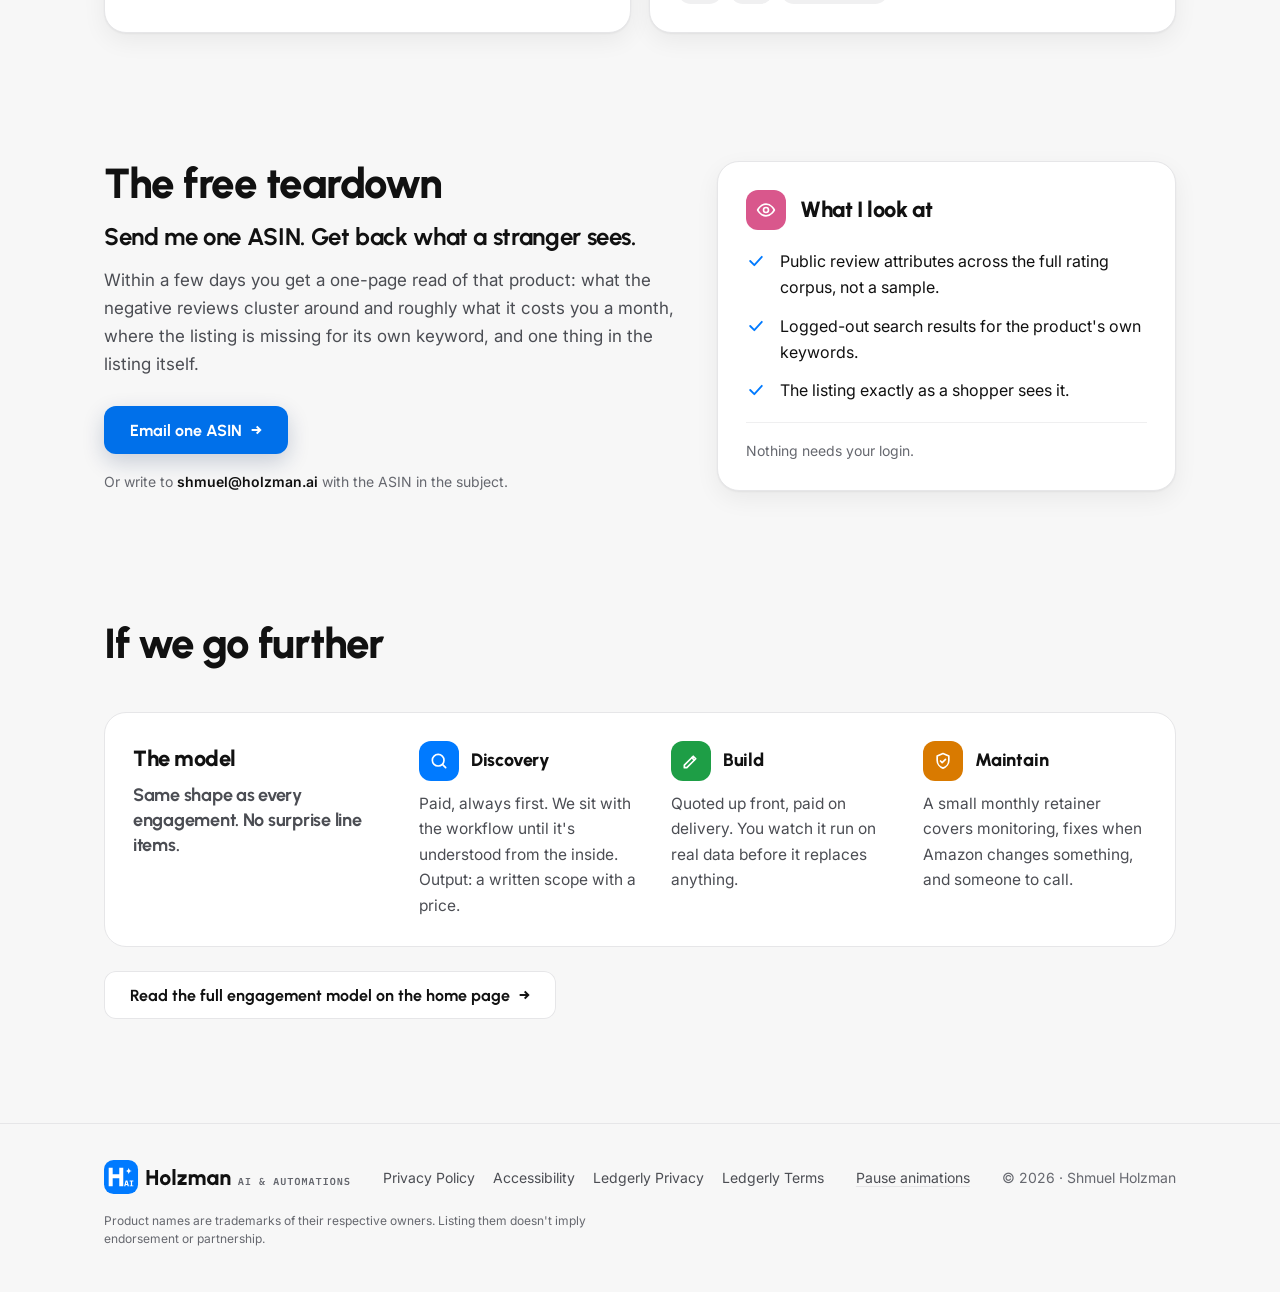
<file: amazon-sellers.html>
<!doctype html>
<html lang="en">
<head>
<meta charset="utf-8" />
<meta name="viewport" content="width=device-width, initial-scale=1" />
<title>Automation for Amazon sellers — Holzman AI & Automations</title>
<meta name="description" content="Operations automation for Amazon-first brands: reports that explain why numbers moved, listings drafted your way, data you can ask in chat. Free ASIN teardown." />
<link rel="canonical" href="https://holzman.ai/amazon-sellers" />

<link rel="icon" href="/favicon.svg" type="image/svg+xml" />
<link rel="icon" href="/favicon-32.png" sizes="32x32" type="image/png" />
<link rel="apple-touch-icon" href="/apple-touch-icon.png" />

<meta property="og:type" content="website" />
<meta property="og:site_name" content="Holzman AI &amp; Automations" />
<meta property="og:locale" content="en_US" />
<meta property="og:url" content="https://holzman.ai/amazon-sellers" />
<meta property="og:title" content="Automation for Amazon sellers — Holzman AI &amp; Automations" />
<meta property="og:description" content="Operations automation for Amazon-first brands: reports that explain why numbers moved, listings drafted your way, data you can ask in chat. Free ASIN teardown." />
<meta property="og:image" content="https://holzman.ai/og-card.png" />
<meta property="og:image:type" content="image/png" />
<meta property="og:image:width" content="1200" />
<meta property="og:image:height" content="630" />
<meta property="og:image:alt" content="Holzman AI &amp; Automations — Custom automations. Streamlined operations." />
<meta name="twitter:card" content="summary_large_image" />
<meta name="twitter:title" content="Automation for Amazon sellers — Holzman AI &amp; Automations" />
<meta name="twitter:description" content="Operations automation for Amazon-first brands: reports that explain why numbers moved, listings drafted your way, data you can ask in chat. Free ASIN teardown." />
<meta name="twitter:image" content="https://holzman.ai/og-card.png" />
<meta name="twitter:image:alt" content="Holzman AI &amp; Automations — Custom automations. Streamlined operations." />
<script type="application/ld+json">
{
  "@context": "https://schema.org",
  "@graph": [
    {
      "@type": "WebPage",
      "@id": "https://holzman.ai/amazon-sellers#webpage",
      "url": "https://holzman.ai/amazon-sellers",
      "name": "Automation for Amazon sellers — Holzman AI & Automations",
      "description": "Operations automation for Amazon-first brands: reporting that explains why the numbers moved and what to do next, listings drafted in your account manager's own approach, wholesale data and inventory you can ask in chat. Send one ASIN and get a free one-page teardown.",
      "inLanguage": "en",
      "isPartOf": { "@id": "https://holzman.ai/#website" },
      "about": { "@id": "https://holzman.ai/amazon-sellers#service" },
      "publisher": { "@id": "https://holzman.ai/#organization" }
    },
    {
      "@type": "Service",
      "@id": "https://holzman.ai/amazon-sellers#service",
      "name": "Operations automation for Amazon sellers",
      "serviceType": "Business process automation",
      "url": "https://holzman.ai/amazon-sellers",
      "description": "Custom-built reporting, listing drafting, wholesale data and inventory systems for Amazon-first brands, built one seller at a time and maintained on a monthly retainer.",
      "provider": { "@id": "https://holzman.ai/#organization" },
      "areaServed": "Worldwide",
      "audience": { "@type": "BusinessAudience", "name": "Amazon-first consumer brands and Amazon seller-services firms" }
    }
  ]
}
</script>
<link rel="preconnect" href="https://fonts.googleapis.com">
<link rel="preconnect" href="https://fonts.gstatic.com" crossorigin>
<link href="https://fonts.googleapis.com/css2?family=Urbanist:wght@700;800&family=Inter:wght@400;500;600&family=IBM+Plex+Mono:wght@500&display=swap" rel="stylesheet">
<link rel="stylesheet" href="/dusk.css?v=2026-10-13b">
<style>
  /* /amazon-sellers only; the system lives in /dusk.css */
  .dusk-copy .lead { text-wrap: pretty; }
  .hero-note { margin-top: 18px; font-size: 15px; color: #fff; }
  .hero-note b { font-weight: 600; }

  /* compact hero: the sheet overlaps the hills less than on the homepage */
  main > .over-dusk:first-child { margin-top: -110px; }
  .intro { display: grid; grid-template-columns: 1fr 1.7fr; gap: 32px; align-items: center; }
  .intro h2 { font-weight: 800; font-size: 24px; letter-spacing: -.02em; line-height: 1.2; }
  .intro p { font-size: 17px; }
  main > .over-dusk + .sec { padding-top: 88px; }

  .build { display: grid; grid-template-columns: 1fr 1fr; gap: 18px; }
  .build .card { display: grid; gap: 14px; align-content: start; }
  .build h3 { font-weight: 800; font-size: 22px; letter-spacing: -.02em; line-height: 1.2; }
  .build p { font-size: 16px; }
  .tags { display: flex; flex-wrap: wrap; gap: 8px; list-style: none; margin: 4px 0 0; padding: 0; }

  .tear { display: grid; grid-template-columns: 1.25fr 1fr; gap: 40px; align-items: start; }
  .tear .sec-head { margin-bottom: 0; }
  .tear-cta { display: flex; align-items: center; gap: 16px; flex-wrap: wrap; margin-top: 28px; }
  .tear-cta .note { font-size: 14px; color: var(--muted); }
  .tear-cta .note b { color: var(--ink); font-weight: 600; }
  .look { display: grid; gap: 18px; align-content: start; }
  .look h3 { font-weight: 800; font-size: 22px; letter-spacing: -.02em; }
  .look ul { list-style: none; margin: 0; padding: 0; display: grid; gap: 12px; }
  .look li { display: grid; grid-template-columns: 22px 1fr; gap: 12px; align-items: start; font-size: 16px; color: var(--ink); }
  .look li svg { width: 20px; height: 20px; margin-top: 3px; fill: none; stroke: var(--blue); stroke-width: 2.2; stroke-linecap: round; stroke-linejoin: round; }
  .look .fine { border-top: 1px solid var(--line-2); padding-top: 16px; font-size: 14px; color: var(--muted); }

  .model { display: grid; grid-template-columns: 1.15fr 1fr 1fr 1fr; gap: 28px; align-items: start; }
  .model h3 { font-weight: 800; font-size: 22px; letter-spacing: -.02em; }
  .model .lead-strong { font-size: 18px; line-height: 1.4; margin-top: 6px; color: var(--body); }
  .model .titled { gap: 12px; }
  .model .t { font-family: var(--display); font-weight: 800; font-size: 18px; color: var(--ink); letter-spacing: -.01em; }
  .model .d { font-size: 15.5px; margin-top: 10px; }
  .more { margin-top: 24px; }
  .more .btn { white-space: normal; text-align: left; }

  @media (max-width: 900px) {
    .intro, .tear { grid-template-columns: 1fr; }
    .intro { gap: 12px; }
    .model { grid-template-columns: 1fr 1fr; }
    .model > :first-child { grid-column: 1 / -1; }
  }
  @media (max-width: 720px) {
    main > .over-dusk + .sec { padding-top: 64px; }
    .build { grid-template-columns: 1fr; }
  }
  @media (max-width: 520px) {
    .model { grid-template-columns: 1fr; }
  }
</style>
</head>
<body>
<a class="skip" href="#main">Skip to content</a>

<header class="site-bar">
  <div class="wrap">
    <nav class="dusk-nav" aria-label="Main">
      <a class="lockup" href="/" aria-label="Holzman AI &amp; Automations home"><img src="/logo-reverse.svg" alt="Holzman AI &amp; Automations" width="276" height="38"></a>
      <div class="links">
        <a class="nav-lo" href="/#how">How we work</a>
        <a href="/examples">Examples</a>
        <a href="/amazon-sellers" aria-current="page">Amazon sellers</a>
        <a class="nav-lo" href="/#about">About</a>
        <a href="/book">Book a call</a>
        <a class="btn btn-white btn-sm nav-wide" href="/#contact">Start a conversation</a>
        <a class="btn btn-white btn-sm nav-narrow" href="/book">Book a call</a>
      </div>
    </nav>
  </div>
</header>

<div class="dusk compact" id="top">
  <svg class="stars" aria-hidden="true" focusable="false"><circle cx="0.01%" cy="44.69%" r="0.78" opacity="0.37" style="animation-delay:2.93s;animation-duration:3.66s"/><circle cx="51.75%" cy="46.75%" r="0.93" opacity="0.49" style="animation-delay:0.74s;animation-duration:4.46s"/><circle cx="14.06%" cy="38.03%" r="1.03" opacity="0.76" style="animation-delay:1.30s;animation-duration:2.82s"/><circle cx="21.76%" cy="73.53%" r="1.03" opacity="0.63" style="animation-delay:1.63s;animation-duration:3.21s"/><circle cx="30.78%" cy="79.62%" r="0.51" opacity="0.45" style="animation-delay:1.96s;animation-duration:4.45s"/><circle cx="1.35%" cy="38.42%" r="1.30" opacity="0.61" style="animation-delay:0.33s;animation-duration:4.19s"/><circle cx="95.90%" cy="32.05%" r="1.31" opacity="0.36" style="animation-delay:2.44s;animation-duration:4.70s"/><circle cx="94.93%" cy="28.69%" r="0.65" opacity="0.75" style="animation-delay:3.22s;animation-duration:4.50s"/><circle cx="99.98%" cy="80.05%" r="0.89" opacity="0.48" style="animation-delay:2.09s;animation-duration:2.66s"/><circle cx="95.19%" cy="83.16%" r="0.82" opacity="0.79" style="animation-delay:0.00s;animation-duration:4.33s"/><circle cx="95.12%" cy="54.98%" r="1.11" opacity="0.60" style="animation-delay:2.90s;animation-duration:3.73s"/><circle cx="92.76%" cy="99.81%" r="0.88" opacity="0.76" style="animation-delay:1.73s;animation-duration:3.19s"/><circle cx="4.79%" cy="5.20%" r="1.24" opacity="0.40" style="animation-delay:1.19s;animation-duration:4.03s"/><circle cx="37.67%" cy="47.23%" r="0.60" opacity="0.54" style="animation-delay:0.59s;animation-duration:4.09s"/><circle cx="55.07%" cy="92.50%" r="0.59" opacity="0.84" style="animation-delay:3.38s;animation-duration:4.61s"/><circle cx="56.51%" cy="36.95%" r="1.28" opacity="0.67" style="animation-delay:1.71s;animation-duration:3.40s"/><circle cx="53.29%" cy="25.66%" r="1.37" opacity="0.63" style="animation-delay:3.10s;animation-duration:2.98s"/><circle cx="15.93%" cy="96.16%" r="1.12" opacity="0.49" style="animation-delay:2.81s;animation-duration:3.55s"/><circle cx="87.89%" cy="48.33%" r="0.96" opacity="0.47" style="animation-delay:0.34s;animation-duration:4.68s"/><circle cx="87.33%" cy="26.24%" r="1.18" opacity="0.52" style="animation-delay:2.93s;animation-duration:3.73s"/><circle cx="0.09%" cy="2.05%" r="0.53" opacity="0.63" style="animation-delay:1.01s;animation-duration:4.70s"/><circle cx="31.69%" cy="63.90%" r="1.39" opacity="0.60" style="animation-delay:2.57s;animation-duration:3.05s"/><circle cx="65.37%" cy="49.48%" r="0.72" opacity="0.48" style="animation-delay:1.69s;animation-duration:4.22s"/><circle cx="45.91%" cy="30.13%" r="0.94" opacity="0.60" style="animation-delay:0.40s;animation-duration:4.24s"/><circle cx="81.64%" cy="49.64%" r="1.00" opacity="0.46" style="animation-delay:2.63s;animation-duration:3.57s"/><circle cx="10.43%" cy="57.20%" r="0.85" opacity="0.45" style="animation-delay:1.74s;animation-duration:5.00s"/><circle cx="39.38%" cy="16.38%" r="1.25" opacity="0.77" style="animation-delay:2.47s;animation-duration:3.23s"/><circle cx="28.25%" cy="23.58%" r="0.78" opacity="0.81" style="animation-delay:2.35s;animation-duration:4.06s"/><circle cx="42.24%" cy="51.34%" r="0.90" opacity="0.72" style="animation-delay:0.05s;animation-duration:4.64s"/><circle cx="78.17%" cy="1.87%" r="1.21" opacity="0.59" style="animation-delay:2.09s;animation-duration:2.62s"/><circle cx="84.48%" cy="97.53%" r="1.31" opacity="0.47" style="animation-delay:0.57s;animation-duration:3.56s"/><circle cx="47.55%" cy="99.81%" r="1.18" opacity="0.58" style="animation-delay:0.63s;animation-duration:4.07s"/><circle cx="60.43%" cy="99.32%" r="0.78" opacity="0.39" style="animation-delay:1.58s;animation-duration:5.10s"/><circle cx="83.26%" cy="7.17%" r="1.02" opacity="0.71" style="animation-delay:2.92s;animation-duration:3.90s"/><circle cx="36.40%" cy="18.25%" r="1.32" opacity="0.68" style="animation-delay:0.47s;animation-duration:4.04s"/><circle cx="34.39%" cy="64.22%" r="1.26" opacity="0.36" style="animation-delay:1.91s;animation-duration:4.87s"/><circle cx="80.79%" cy="77.19%" r="0.64" opacity="0.46" style="animation-delay:2.54s;animation-duration:4.61s"/><circle cx="9.66%" cy="71.71%" r="1.26" opacity="0.54" style="animation-delay:1.17s;animation-duration:3.91s"/><circle cx="19.51%" cy="8.30%" r="0.97" opacity="0.75" style="animation-delay:3.34s;animation-duration:3.98s"/><circle cx="95.38%" cy="88.30%" r="0.83" opacity="0.80" style="animation-delay:1.61s;animation-duration:4.32s"/><circle cx="69.65%" cy="83.70%" r="0.63" opacity="0.79" style="animation-delay:0.06s;animation-duration:3.45s"/><circle cx="99.03%" cy="68.96%" r="1.34" opacity="0.74" style="animation-delay:0.02s;animation-duration:2.63s"/><circle cx="50.69%" cy="0.07%" r="0.96" opacity="0.65" style="animation-delay:1.73s;animation-duration:3.86s"/><circle cx="25.79%" cy="20.06%" r="1.22" opacity="0.41" style="animation-delay:0.14s;animation-duration:4.94s"/><circle cx="40.41%" cy="92.53%" r="0.82" opacity="0.52" style="animation-delay:3.03s;animation-duration:3.32s"/><circle cx="47.38%" cy="42.30%" r="0.76" opacity="0.83" style="animation-delay:2.09s;animation-duration:2.92s"/><circle cx="54.55%" cy="62.25%" r="1.08" opacity="0.40" style="animation-delay:0.45s;animation-duration:2.92s"/><circle cx="11.01%" cy="81.56%" r="1.12" opacity="0.36" style="animation-delay:1.70s;animation-duration:3.59s"/></svg>
  <div class="wrap">
    <div class="dusk-copy">
      <h1 class="h-hero">The Amazon back office, streamlined.</h1>
      <p class="lead">Reporting, listings, wholesale data, inventory. Built for one seller at a time, then quietly maintained.</p>
      <div class="dusk-ctas">
        <a class="btn btn-white" href="#teardown">Send me one ASIN <span class="arr" aria-hidden="true">→</span></a>
      </div>
      <p class="hero-note"><b>Free.</b> One page back, no call attached.</p>
    </div>
  </div>
  <svg class="hills" viewBox="0 0 1440 190" preserveAspectRatio="none" aria-hidden="true" focusable="false"><path d="M0 96C110 70 210 52 330 70S560 118 700 86S940 40 1080 66S1320 108 1440 78V190H0Z" fill="#6E6FC9" opacity=".55"/><path d="M0 128C150 100 290 106 420 124S650 156 820 122S1100 98 1260 120S1400 140 1440 132V190H0Z" fill="#A894D8" opacity=".7"/><path d="M0 158C200 140 420 148 640 164S1000 156 1200 146S1380 154 1440 150V190H0Z" fill="#F7F7F7"/></svg>
</div>

<main id="main">
  <div class="over-dusk wrap">
    <div class="float">
      <div class="float-in intro">
        <h2>For Amazon-first brands</h2>
        <p>Most Amazon brands run the back office on spreadsheets and whoever is free that day. We replace the parts that repeat with systems that run on their own and tell you what moved and why. You keep the judgment. The machine does the rest.</p>
      </div>
    </div>
  </div>

  <section class="sec" id="build" aria-labelledby="build-h">
    <div class="wrap">
      <div class="sec-head reveal">
        <h2 class="h-sec" id="build-h">What we build for sellers</h2>
        <p class="lead-strong">Four things that stop being someone's job.</p>
        <p>Each of these runs today for a real seller. They are built one brand at a time, against your data and your tools, not resold as a template.</p>
      </div>
      <div class="build">
        <article class="card lift reveal">
          <div class="titled"><span class="tile t-blue"><svg viewBox="0 0 24 24" aria-hidden="true"><path d="M4 4v16h16"/><path d="m8 14 3.5-3.5 3 3L20 8"/></svg></span><h3>Reporting and P&amp;L</h3></div>
          <p>Monthly and weekly reports that go past the numbers. They say <em>why</em> a number moved, in plain English, and what we would do about it next — so the report is a decision, not a spreadsheet to interpret. You can see a demo of it here: <a href="/amazon-pnl#demo">MarginStory</a>.</p>
          <ul class="tags"><li class="chip chip-neutral">Weekly &amp; monthly</li><li class="chip chip-neutral">Plain English</li><li class="chip chip-neutral">What to do next</li></ul>
        </article>
        <article class="card lift reveal d1">
          <div class="titled"><span class="tile t-violet"><svg viewBox="0 0 24 24" aria-hidden="true"><path d="M14 3H7a2 2 0 0 0-2 2v14a2 2 0 0 0 2 2h10a2 2 0 0 0 2-2V8Z"/><path d="M14 3v5h5M9 13h6M9 17h4"/></svg></span><h3>Listing drafting</h3></div>
          <p>Drafted the way your account manager already works — their approach, their priorities, the patterns in the listings they have already written and approved — inside Amazon's limits. They review and accept in minutes instead of starting from a blank field.</p>
          <ul class="tags"><li class="chip chip-neutral">Your manager's approach</li><li class="chip chip-neutral">Amazon's limits</li><li class="chip chip-neutral">Human accept</li></ul>
        </article>
        <article class="card lift reveal">
          <div class="titled"><span class="tile t-green"><svg viewBox="0 0 24 24" aria-hidden="true"><ellipse cx="12" cy="5.5" rx="8" ry="2.5"/><path d="M4 5.5v13c0 1.4 3.6 2.5 8 2.5s8-1.1 8-2.5v-13"/><path d="M4 12c0 1.4 3.6 2.5 8 2.5s8-1.1 8-2.5"/></svg></span><h3>Wholesale and B2B data</h3></div>
          <p>Order lines from Sellercloud or your ERP joined to Amazon, so one SKU has one cost, one margin, and one answer. Queryable in chat.</p>
          <ul class="tags"><li class="chip chip-neutral">Sellercloud</li><li class="chip chip-neutral">Postgres</li><li class="chip chip-neutral">Chat</li></ul>
        </article>
        <article class="card lift reveal d1">
          <div class="titled"><span class="tile t-amber"><svg viewBox="0 0 24 24" aria-hidden="true"><path d="M21 8 12 3 3 8v8l9 5 9-5Z"/><path d="m3 8 9 5 9-5M12 13v8"/></svg></span><h3>Inventory snapshots</h3></div>
          <p>Daily stock levels per SKU across FBA and your own warehouses, kept as history — and you ask it a question in chat instead of opening a spreadsheet. "What is under two weeks of cover?" You get the answer back, not a report to read.</p>
          <ul class="tags"><li class="chip chip-neutral">FBA</li><li class="chip chip-neutral">3PL</li><li class="chip chip-neutral">Ask in chat</li></ul>
        </article>
      </div>
    </div>
  </section>

  <section class="sec" id="teardown" aria-labelledby="teardown-h">
    <div class="wrap tear">
      <div>
        <div class="sec-head reveal">
          <h2 class="h-sec" id="teardown-h">The free teardown</h2>
          <p class="lead-strong">Send me one ASIN. Get back what a stranger sees.</p>
          <p>Within a few days you get a one-page read of that product: what the negative reviews cluster around and roughly what it costs you a month, where the listing is missing for its own keyword, and one thing in the listing itself.</p>
        </div>
        <div class="tear-cta">
          <a class="btn btn-primary" href="mailto:shmuel@holzman.ai?subject=Teardown%20request&amp;body=ASIN%3A%20%0ABrand%3A%20%0AAnything%20specific%20you%27re%20wondering%20about%3A%20">Email one ASIN <span class="arr" aria-hidden="true">→</span></a>
          <span class="note">Or write to <b>shmuel@holzman.ai</b> with the ASIN in the subject.</span>
        </div>
      </div>
      <aside class="card look reveal d1" aria-labelledby="look-h">
        <div class="titled"><span class="tile t-pink"><svg viewBox="0 0 24 24" aria-hidden="true"><path d="M2 12s3.6-7 10-7 10 7 10 7-3.6 7-10 7S2 12 2 12Z"/><circle cx="12" cy="12" r="3"/></svg></span><h3 id="look-h">What I look at</h3></div>
        <ul>
          <li><svg viewBox="0 0 24 24" aria-hidden="true"><path d="m5 12 5 5 9-10"/></svg><span>Public review attributes across the full rating corpus, not a sample.</span></li>
          <li><svg viewBox="0 0 24 24" aria-hidden="true"><path d="m5 12 5 5 9-10"/></svg><span>Logged-out search results for the product's own keywords.</span></li>
          <li><svg viewBox="0 0 24 24" aria-hidden="true"><path d="m5 12 5 5 9-10"/></svg><span>The listing exactly as a shopper sees it.</span></li>
        </ul>
        <p class="fine">Nothing needs your login.</p>
      </aside>
    </div>
  </section>

  <section class="sec" id="engage" aria-labelledby="engage-h">
    <div class="wrap">
      <div class="sec-head reveal">
        <h2 class="h-sec" id="engage-h">If we go further</h2>
      </div>
      <div class="card-flat model reveal">
        <div>
          <h3>The model</h3>
          <p class="lead-strong">Same shape as every engagement. No surprise line items.</p>
        </div>
        <div>
          <div class="titled"><span class="tile t-blue"><svg viewBox="0 0 24 24" aria-hidden="true"><circle cx="11" cy="11" r="7"/><path d="m20 20-3.6-3.6"/></svg></span><div class="t">Discovery</div></div>
          <p class="d">Paid, always first. We sit with the workflow until it's understood from the inside. Output: a written scope with a price.</p>
        </div>
        <div>
          <div class="titled"><span class="tile t-green"><svg viewBox="0 0 24 24" aria-hidden="true"><path d="m14.7 6.3 3 3L7 20H4v-3L14.7 6.3Z"/><path d="m13 8 3 3"/></svg></span><div class="t">Build</div></div>
          <p class="d">Quoted up front, paid on delivery. You watch it run on real data before it replaces anything.</p>
        </div>
        <div>
          <div class="titled"><span class="tile t-amber"><svg viewBox="0 0 24 24" aria-hidden="true"><path d="M12 3 5 6v5c0 4.4 3 8.3 7 9.5 4-1.2 7-5.1 7-9.5V6l-7-3Z"/><path d="m9 12 2 2 4-4"/></svg></span><div class="t">Maintain</div></div>
          <p class="d">A small monthly retainer covers monitoring, fixes when Amazon changes something, and someone to call.</p>
        </div>
      </div>
      <p class="more"><a class="btn btn-quiet" href="/#how">Read the full engagement model on the home page <span class="arr" aria-hidden="true">→</span></a></p>
    </div>
  </section>
</main>

<footer class="site-foot">
  <div class="wrap row">
    <a class="lockup" href="/" aria-label="Holzman AI &amp; Automations home"><img src="/logo.svg" alt="Holzman AI &amp; Automations" width="247" height="34"></a>
    <nav aria-label="Legal"><a href="/privacy-policy">Privacy Policy</a><a href="/accessibility">Accessibility</a><a href="/privacy">Ledgerly Privacy</a><a href="/terms">Ledgerly Terms</a></nav>
    <button class="motion-toggle" type="button" hidden>Pause animations</button>
    <span class="copy">© 2026 · Shmuel Holzman</span>
    <p class="tm">Product names are trademarks of their respective owners. Listing them doesn't imply endorsement or partnership.</p>
  </div>
</footer>

<script src="/dusk.js?v=2026-10-13" defer></script>
</body>
</html>
</file>
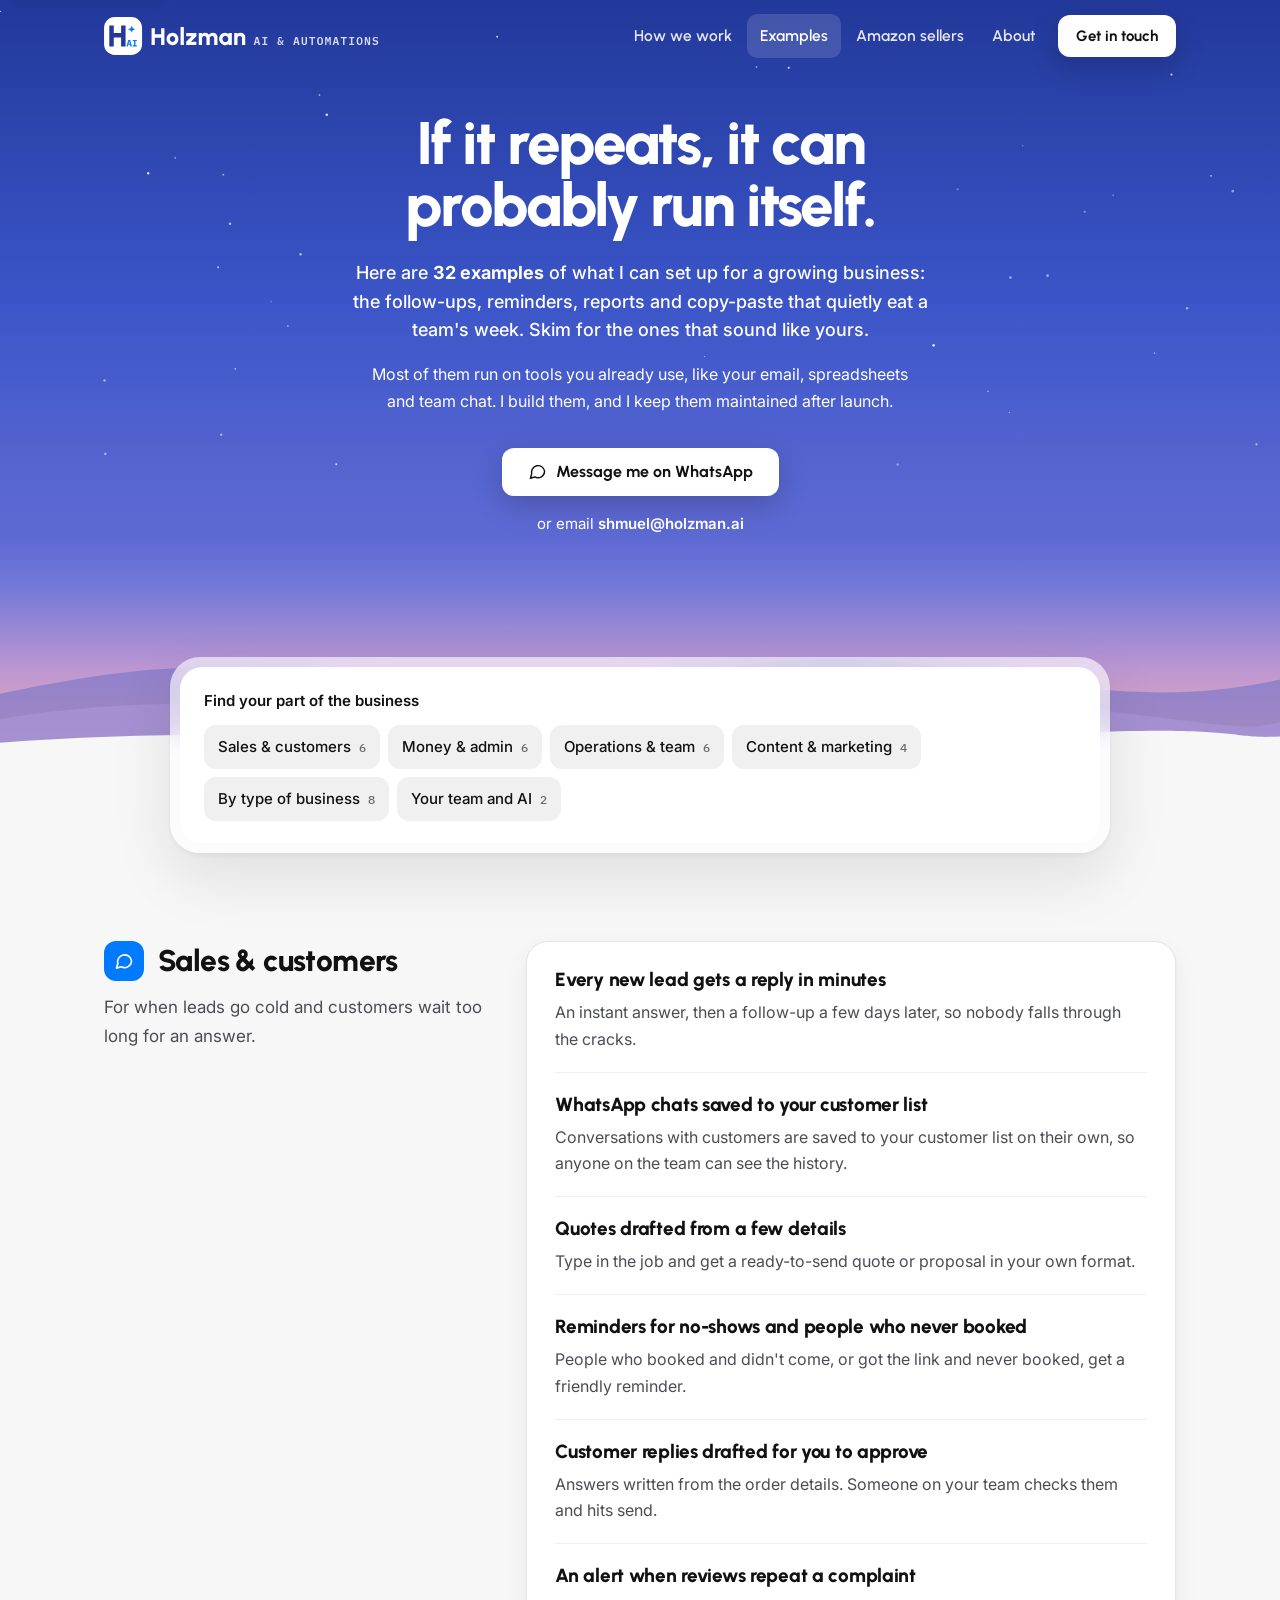
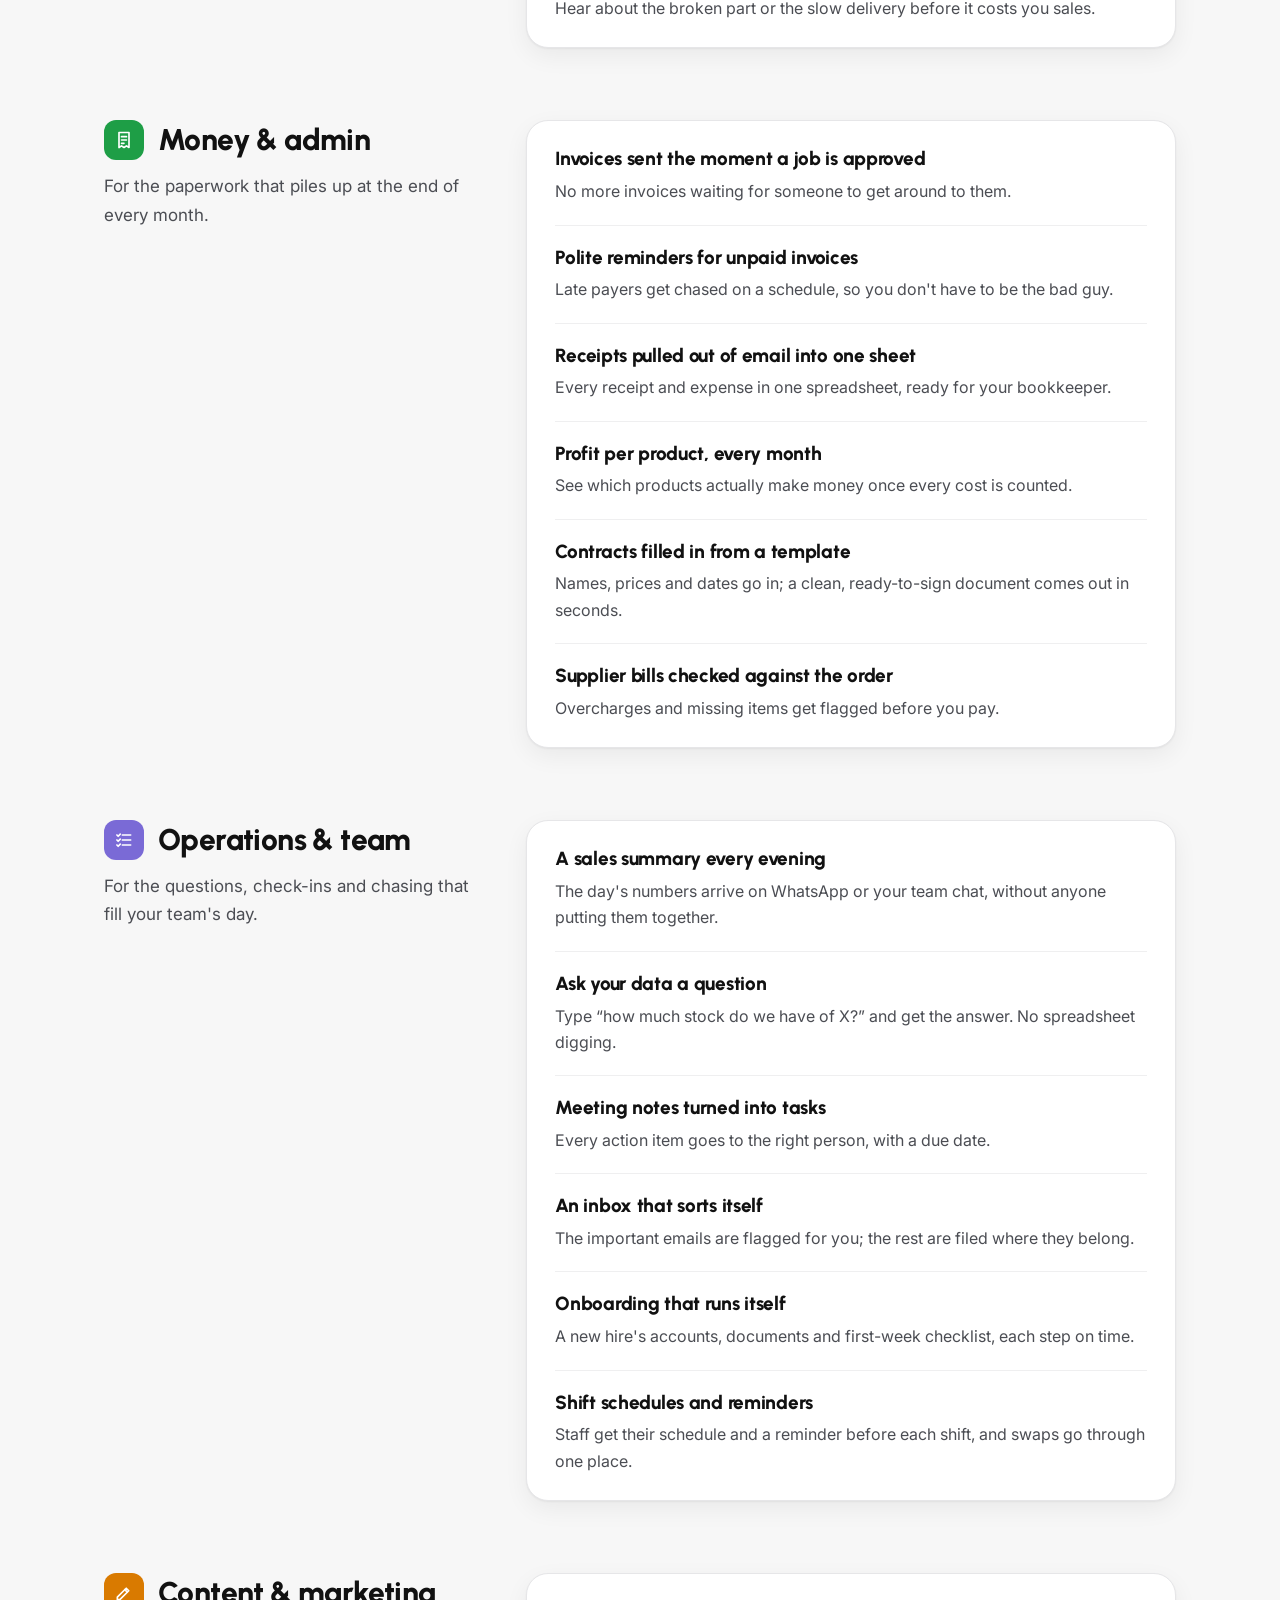
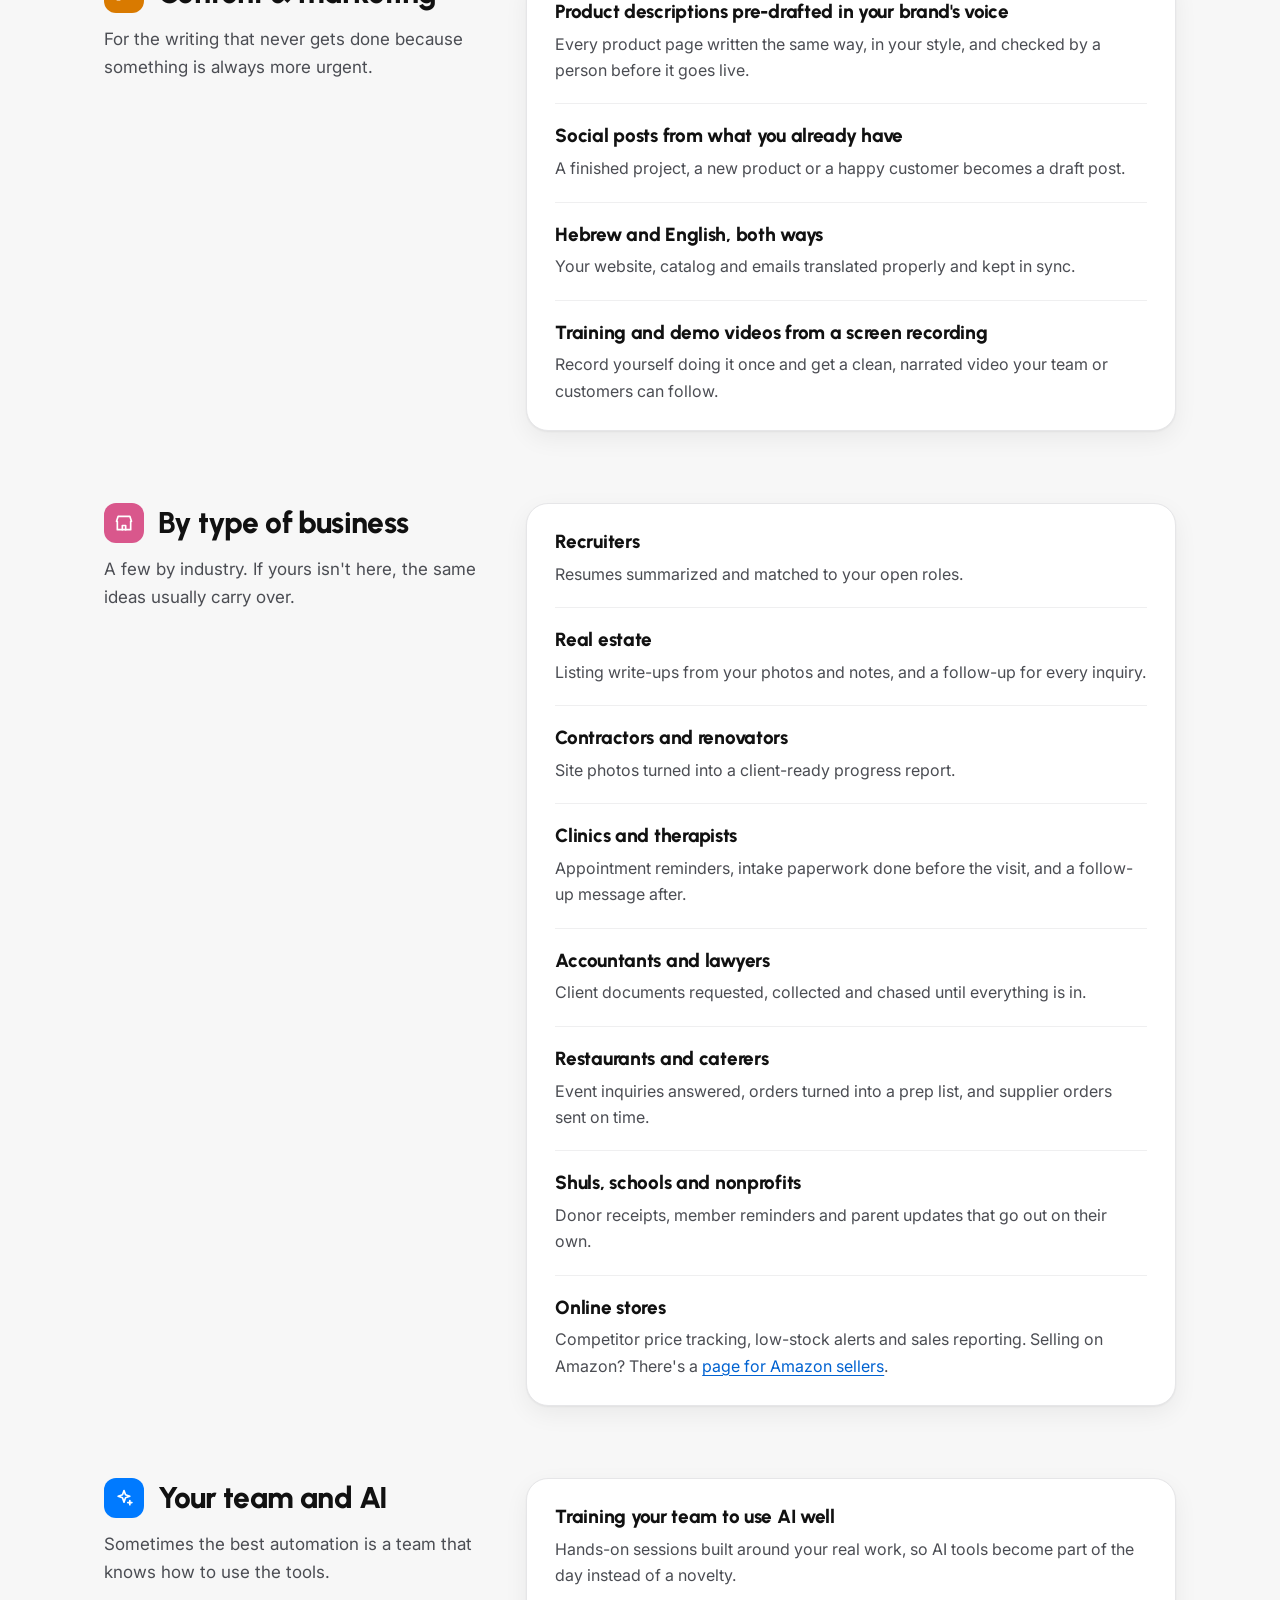
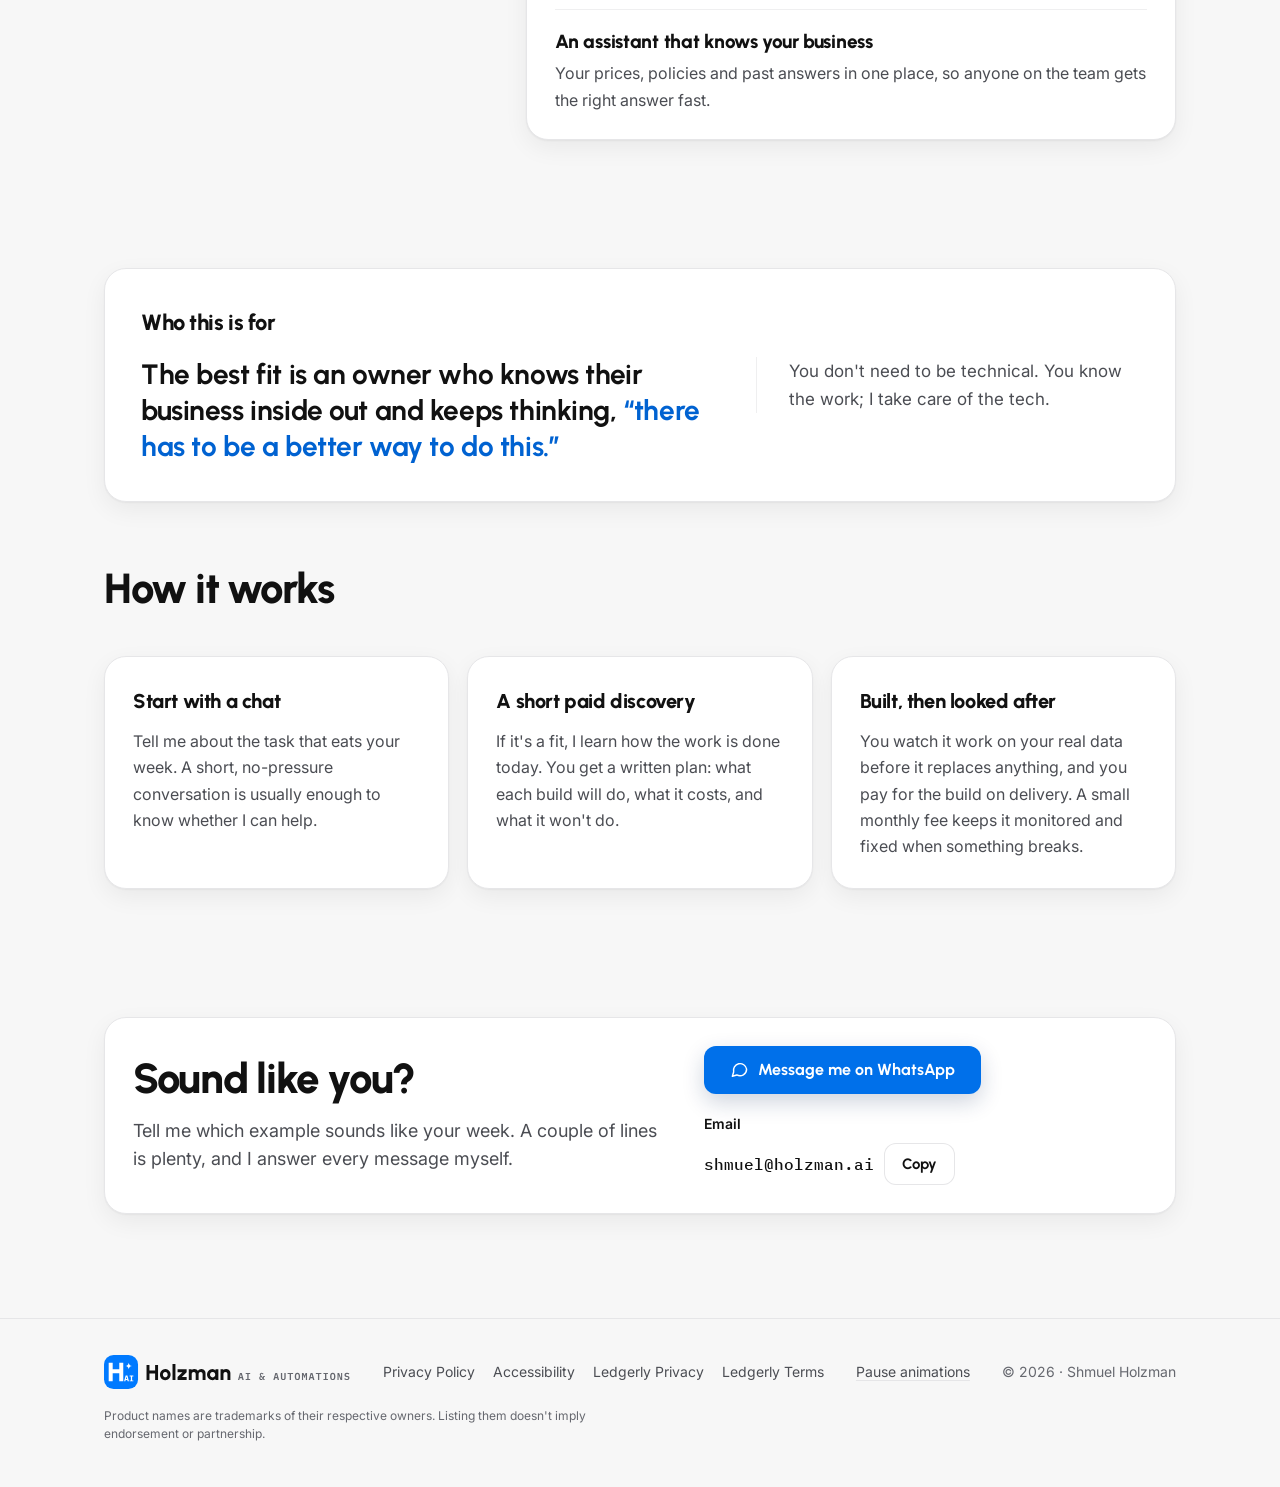
<file: examples.html>
<!doctype html>
<html lang="en">
<head>
<meta charset="utf-8" />
<meta name="viewport" content="width=device-width, initial-scale=1" />
<title>Automation examples for growing businesses — Holzman AI & Automations</title>
<meta name="description" content="32 plain-English examples of what I can automate for a growing business: lead follow-up, invoices and reminders, daily reports, onboarding, content and more." />
<link rel="canonical" href="https://holzman.ai/examples" />

<link rel="icon" href="/favicon.svg" type="image/svg+xml" />
<link rel="icon" href="/favicon-32.png" sizes="32x32" type="image/png" />
<link rel="apple-touch-icon" href="/apple-touch-icon.png" />

<meta property="og:type" content="website" />
<meta property="og:site_name" content="Holzman AI &amp; Automations" />
<meta property="og:locale" content="en_US" />
<meta property="og:url" content="https://holzman.ai/examples" />
<meta property="og:title" content="What I can automate for your business — 32 examples" />
<meta property="og:description" content="Lead follow-up, invoices and reminders, daily reports, onboarding, content and more. Skim for the ones that sound like your week." />
<meta property="og:image" content="https://holzman.ai/og-examples.png" />
<meta property="og:image:type" content="image/png" />
<meta property="og:image:width" content="1200" />
<meta property="og:image:height" content="630" />
<meta property="og:image:alt" content="If it repeats, it can probably run itself. 32 examples of what I can automate for a growing business." />
<meta name="twitter:card" content="summary_large_image" />
<meta name="twitter:title" content="What I can automate for your business — 32 examples" />
<meta name="twitter:description" content="Lead follow-up, invoices and reminders, daily reports, onboarding, content and more. Skim for the ones that sound like your week." />
<meta name="twitter:image" content="https://holzman.ai/og-examples.png" />
<meta name="twitter:image:alt" content="If it repeats, it can probably run itself. 32 examples of what I can automate for a growing business." />
<script type="application/ld+json">
{
  "@context": "https://schema.org",
  "@type": "WebPage",
  "@id": "https://holzman.ai/examples#webpage",
  "url": "https://holzman.ai/examples",
  "name": "Automation examples for growing businesses",
  "description": "32 plain-English examples of what Holzman AI & Automations can set up for a growing business, grouped by area of the business.",
  "inLanguage": "en",
  "isPartOf": { "@id": "https://holzman.ai/#website" },
  "about": { "@id": "https://holzman.ai/#organization" },
  "publisher": { "@id": "https://holzman.ai/#organization" }
}
</script>
<link rel="preconnect" href="https://fonts.googleapis.com">
<link rel="preconnect" href="https://fonts.gstatic.com" crossorigin>
<link href="https://fonts.googleapis.com/css2?family=Urbanist:wght@700;800&family=Inter:wght@400;500;600&family=IBM+Plex+Mono:wght@500&display=swap" rel="stylesheet">
<link rel="stylesheet" href="/dusk.css?v=2026-10-13b">
<style>
  /* /examples only; the system lives in /dusk.css */
  .dusk-copy .lead b { font-weight: 700; }
  .hero-side { max-width: 560px; margin: 16px auto 0; font-size: 16px; color: #fff; text-wrap: pretty; }
  .dusk-ctas .btn svg { width: 19px; height: 19px; }
  .or { margin-top: 16px; font-size: 15px; color: #fff; }
  .or .addr { font-weight: 600; user-select: all; }

  /* the jump links ride on the floating sheet */
  .jump h2 { font-family: var(--sans); font-weight: 600; font-size: 15px; letter-spacing: 0; color: var(--ink); margin-bottom: 12px; }
  .jump ul { list-style: none; margin: 0; padding: 0; display: flex; flex-wrap: wrap; gap: 8px; }
  .jump a { display: inline-flex; align-items: center; gap: 8px; min-height: 44px; padding: 8px 14px; border-radius: 12px; background: var(--panel); color: var(--ink); font-weight: 500; font-size: 15px; text-decoration: none; }
  .jump a:hover { background: var(--blue-50); color: var(--blue-700); }
  .jump .n { font-family: var(--mono); font-weight: 500; font-size: 12px; color: var(--muted); }
  .jump a:hover .n { color: var(--blue-700); }

  .groups { padding-block: 88px 24px; }
  .group + .group { margin-top: 72px; }
  .group-grid { display: grid; grid-template-columns: minmax(0, 1fr) minmax(0, 1.7fr); gap: 40px; align-items: start; }
  .group-head { display: grid; gap: 12px; }
  @media (min-width: 901px) { .group-head { position: sticky; top: calc(var(--bar-h) + 28px); } }
  .group-head h2 { font-weight: 800; font-size: clamp(24px, 2.6vw, 30px); line-height: 1.15; letter-spacing: -.02em; }
  .group-head .desc { font-size: 17px; }
  .items { list-style: none; margin: 0; padding: 6px 28px; display: grid; }
  .items li { padding-block: 20px; display: grid; gap: 6px; }
  .items li + li { border-top: 1px solid var(--line-2); }
  .items h3 { font-weight: 800; font-size: 19px; line-height: 1.3; letter-spacing: -.015em; }
  .items p { font-size: 16px; }

  .fit-row { display: grid; grid-template-columns: 1.5fr 1fr; gap: 40px; align-items: center; padding: 36px; }
  .fit-main { display: grid; gap: 14px; }
  .fit-row .aside { border-left: 1px solid var(--line-2); padding-left: 32px; }
  .fit-row h2 { font-weight: 800; font-size: 22px; letter-spacing: -.02em; }
  .fit-quote { font-family: var(--display); font-weight: 700; font-size: clamp(22px, 2.4vw, 28px); line-height: 1.3; letter-spacing: -.015em; color: var(--ink); }
  .fit-quote q { color: var(--blue-700); }
  .fit-row .aside { font-size: 17px; }
  .steps-head { margin-top: 64px; }
  .steps { display: grid; grid-template-columns: repeat(3, minmax(0, 1fr)); gap: 18px; }
  .steps .card { display: grid; gap: 10px; align-content: start; }
  .steps h3 { font-weight: 800; font-size: 20px; letter-spacing: -.02em; }
  .steps .desc { font-size: 16px; }

  .contact-card { display: grid; grid-template-columns: 1.2fr 1fr; gap: 40px; align-items: center; }
  .contact-card .lead { margin-top: 14px; }
  .contact-actions { display: grid; gap: 18px; justify-items: start; }
  .contact-actions .btn svg { width: 19px; height: 19px; }
  .email-label { font-weight: 600; font-size: 14px; color: var(--ink); margin-bottom: 8px; }
  .email-line { display: flex; align-items: center; gap: 10px; flex-wrap: wrap; }
  .email-text { font-family: var(--mono); font-weight: 500; font-size: 16px; color: var(--ink); user-select: all; overflow-wrap: anywhere; }

  @media (max-width: 900px) {
    .group-grid, .fit-row, .contact-card { grid-template-columns: minmax(0, 1fr); }
    .group-grid { gap: 20px; }
    .contact-card { gap: 24px; }
    .fit-row { gap: 18px; padding: 28px; }
    .fit-row .aside { border-left: 0; padding-left: 0; border-top: 1px solid var(--line-2); padding-top: 18px; }
    .steps { grid-template-columns: minmax(0, 1fr); }
  }
  @media (max-width: 720px) {
    .groups { padding-block: 64px 8px; }
    .group + .group { margin-top: 56px; }
    .steps-head { margin-top: 48px; }
  }
  @media (max-width: 520px) {
    .items { padding: 2px 20px; }
    .items li { padding-block: 16px; }
    .jump ul { display: grid; grid-template-columns: repeat(2, minmax(0, 1fr)); }
    .jump a { font-size: 14px; padding: 8px 12px; justify-content: space-between; line-height: 1.3; height: 100%; }
  }
</style>
</head>
<body>
<a class="skip" href="#main">Skip to content</a>

<header class="site-bar">
  <div class="wrap">
    <nav class="dusk-nav" aria-label="Main">
      <a class="lockup" href="/" aria-label="Holzman AI &amp; Automations home"><img src="/logo-reverse.svg" alt="Holzman AI &amp; Automations" width="276" height="38"></a>
      <div class="links">
        <a class="nav-lo" href="/#how">How we work</a>
        <a href="/examples" aria-current="page">Examples</a>
        <a href="/amazon-sellers">Amazon sellers</a>
        <a class="nav-lo" href="/#about">About</a>
        <a class="btn btn-white btn-sm nav-wide" href="#contact">Get in touch</a>
        <a class="btn btn-white btn-sm nav-narrow" href="/book">Book a call</a>
      </div>
    </nav>
  </div>
</header>

<div class="dusk compact" id="top">
  <svg class="stars" aria-hidden="true" focusable="false"><circle cx="0.05%" cy="2.38%" r="0.58" opacity="0.84" style="animation-delay:1.70s;animation-duration:3.53s"/><circle cx="86.97%" cy="41.07%" r="0.89" opacity="0.36" style="animation-delay:1.34s;animation-duration:4.38s"/><circle cx="68.89%" cy="10.89%" r="0.74" opacity="0.51" style="animation-delay:3.20s;animation-duration:3.82s"/><circle cx="38.84%" cy="7.74%" r="0.92" opacity="0.80" style="animation-delay:3.15s;animation-duration:4.57s"/><circle cx="61.62%" cy="14.27%" r="1.05" opacity="0.79" style="animation-delay:1.28s;animation-duration:4.61s"/><circle cx="52.96%" cy="49.41%" r="0.51" opacity="0.80" style="animation-delay:3.06s;animation-duration:2.66s"/><circle cx="59.10%" cy="14.10%" r="0.91" opacity="0.49" style="animation-delay:0.24s;animation-duration:5.03s"/><circle cx="8.23%" cy="95.47%" r="1.17" opacity="0.57" style="animation-delay:1.80s;animation-duration:5.11s"/><circle cx="63.53%" cy="62.11%" r="1.18" opacity="0.42" style="animation-delay:1.71s;animation-duration:4.60s"/><circle cx="91.52%" cy="15.69%" r="1.11" opacity="0.73" style="animation-delay:1.57s;animation-duration:4.41s"/><circle cx="18.38%" cy="77.59%" r="0.94" opacity="0.58" style="animation-delay:0.63s;animation-duration:2.94s"/><circle cx="23.48%" cy="53.47%" r="1.23" opacity="0.60" style="animation-delay:1.85s;animation-duration:3.72s"/><circle cx="90.20%" cy="74.29%" r="0.78" opacity="0.52" style="animation-delay:1.36s;animation-duration:2.74s"/><circle cx="45.24%" cy="98.25%" r="0.95" opacity="0.67" style="animation-delay:3.29s;animation-duration:5.19s"/><circle cx="96.31%" cy="40.21%" r="1.32" opacity="0.48" style="animation-delay:3.29s;animation-duration:3.13s"/><circle cx="22.49%" cy="68.56%" r="0.87" opacity="0.50" style="animation-delay:0.20s;animation-duration:4.17s"/><circle cx="13.69%" cy="33.21%" r="0.89" opacity="0.52" style="animation-delay:2.64s;animation-duration:4.01s"/><circle cx="52.00%" cy="87.80%" r="0.84" opacity="0.79" style="animation-delay:3.22s;animation-duration:2.64s"/><circle cx="60.14%" cy="40.73%" r="0.75" opacity="0.67" style="animation-delay:2.82s;animation-duration:3.47s"/><circle cx="11.58%" cy="36.44%" r="1.17" opacity="0.84" style="animation-delay:2.03s;animation-duration:5.09s"/><circle cx="55.04%" cy="74.99%" r="0.66" opacity="0.49" style="animation-delay:2.17s;animation-duration:3.38s"/><circle cx="21.17%" cy="63.46%" r="0.53" opacity="0.53" style="animation-delay:0.36s;animation-duration:4.62s"/><circle cx="17.04%" cy="56.21%" r="0.98" opacity="0.68" style="animation-delay:1.65s;animation-duration:5.20s"/><circle cx="81.84%" cy="58.01%" r="1.40" opacity="0.49" style="animation-delay:3.14s;animation-duration:2.70s"/><circle cx="98.16%" cy="93.48%" r="1.09" opacity="0.58" style="animation-delay:1.29s;animation-duration:4.68s"/><circle cx="30.59%" cy="62.68%" r="1.12" opacity="0.44" style="animation-delay:1.61s;animation-duration:3.60s"/><circle cx="72.94%" cy="72.65%" r="1.33" opacity="0.84" style="animation-delay:0.40s;animation-duration:2.76s"/><circle cx="74.82%" cy="39.83%" r="1.16" opacity="0.35" style="animation-delay:0.06s;animation-duration:4.32s"/><circle cx="79.67%" cy="2.91%" r="0.50" opacity="0.36" style="animation-delay:2.12s;animation-duration:4.92s"/><circle cx="33.49%" cy="28.57%" r="0.89" opacity="0.47" style="animation-delay:2.63s;animation-duration:4.61s"/><circle cx="32.10%" cy="59.03%" r="0.81" opacity="0.77" style="animation-delay:2.55s;animation-duration:2.94s"/><circle cx="45.51%" cy="44.42%" r="0.73" opacity="0.61" style="animation-delay:2.54s;animation-duration:4.84s"/><circle cx="62.40%" cy="87.13%" r="0.60" opacity="0.45" style="animation-delay:0.11s;animation-duration:4.15s"/><circle cx="79.91%" cy="30.65%" r="0.53" opacity="0.77" style="animation-delay:0.73s;animation-duration:3.17s"/><circle cx="92.74%" cy="64.83%" r="1.20" opacity="0.54" style="animation-delay:1.05s;animation-duration:3.26s"/><circle cx="17.97%" cy="47.05%" r="1.26" opacity="0.61" style="animation-delay:0.09s;animation-duration:4.30s"/><circle cx="84.39%" cy="9.87%" r="0.72" opacity="0.43" style="animation-delay:0.16s;animation-duration:2.66s"/><circle cx="26.27%" cy="97.68%" r="0.97" opacity="0.76" style="animation-delay:2.48s;animation-duration:4.17s"/><circle cx="17.28%" cy="91.47%" r="1.24" opacity="0.50" style="animation-delay:0.61s;animation-duration:3.88s"/><circle cx="47.12%" cy="35.11%" r="0.63" opacity="0.45" style="animation-delay:0.88s;animation-duration:3.62s"/><circle cx="77.18%" cy="82.33%" r="0.97" opacity="0.45" style="animation-delay:0.93s;animation-duration:4.95s"/><circle cx="94.61%" cy="36.99%" r="0.91" opacity="0.65" style="animation-delay:0.12s;animation-duration:2.74s"/><circle cx="17.45%" cy="36.74%" r="0.92" opacity="0.59" style="animation-delay:2.15s;animation-duration:3.94s"/><circle cx="52.10%" cy="2.16%" r="0.72" opacity="0.63" style="animation-delay:2.61s;animation-duration:5.16s"/><circle cx="60.43%" cy="40.39%" r="0.54" opacity="0.36" style="animation-delay:3.21s;animation-duration:4.47s"/><circle cx="8.17%" cy="80.02%" r="1.20" opacity="0.56" style="animation-delay:0.76s;animation-duration:3.45s"/><circle cx="38.88%" cy="81.58%" r="1.19" opacity="0.46" style="animation-delay:2.83s;animation-duration:4.39s"/><circle cx="70.13%" cy="97.74%" r="1.30" opacity="0.35" style="animation-delay:1.10s;animation-duration:3.35s"/><circle cx="66.16%" cy="78.97%" r="0.98" opacity="0.66" style="animation-delay:0.90s;animation-duration:4.39s"/><circle cx="24.96%" cy="19.99%" r="0.85" opacity="0.71" style="animation-delay:1.55s;animation-duration:3.85s"/><circle cx="47.08%" cy="92.94%" r="1.26" opacity="0.67" style="animation-delay:1.51s;animation-duration:3.88s"/><circle cx="84.75%" cy="44.55%" r="1.12" opacity="0.43" style="animation-delay:1.76s;animation-duration:2.84s"/><circle cx="78.86%" cy="86.73%" r="0.60" opacity="0.79" style="animation-delay:2.47s;animation-duration:4.84s"/><circle cx="60.48%" cy="47.38%" r="1.05" opacity="0.83" style="animation-delay:0.27s;animation-duration:3.32s"/><circle cx="25.53%" cy="24.14%" r="1.36" opacity="0.79" style="animation-delay:2.05s;animation-duration:3.33s"/><circle cx="78.94%" cy="58.38%" r="1.38" opacity="0.48" style="animation-delay:0.10s;animation-duration:4.31s"/></svg>
  <div class="wrap">
    <div class="dusk-copy">
      <h1 class="h-hero">If it repeats, it can probably run&nbsp;itself.</h1>
      <p class="lead">Here are <b>32 examples</b> of what I can set up for a growing business: the follow-ups, reminders, reports and copy-paste that quietly eat a team's week. Skim for the ones that sound like yours.</p>
      <p class="hero-side">Most of them run on tools you already use, like your email, spreadsheets and team chat. I build them, and I keep them maintained after launch.</p>
      <div class="dusk-ctas">
        <a class="btn btn-white" data-wa hidden href="https://wa.me/13472781357">
          <svg viewBox="0 0 24 24" fill="none" stroke="currentColor" stroke-width="1.8" stroke-linecap="round" stroke-linejoin="round" aria-hidden="true"><path d="M21 11.5a8.4 8.4 0 0 1-12.4 7.4L3 20.5l1.6-5.4A8.4 8.4 0 1 1 21 11.5z"/></svg>
          Message me on WhatsApp
        </a>
      </div>
      <p class="or"><span data-wa hidden>or </span>email <span class="addr">shmuel@holzman.ai</span></p>
    </div>
  </div>
  <svg class="hills" viewBox="0 0 1440 190" preserveAspectRatio="none" aria-hidden="true" focusable="false"><path d="M0 96C110 70 210 52 330 70S560 118 700 86S940 40 1080 66S1320 108 1440 78V190H0Z" fill="#6E6FC9" opacity=".55"/><path d="M0 128C150 100 290 106 420 124S650 156 820 122S1100 98 1260 120S1400 140 1440 132V190H0Z" fill="#A894D8" opacity=".7"/><path d="M0 158C200 140 420 148 640 164S1000 156 1200 146S1380 154 1440 150V190H0Z" fill="#F7F7F7"/></svg>
</div>

<main id="main">
  <div class="over-dusk wrap">
    <div class="float">
      <nav class="float-in jump" aria-labelledby="jump-h">
        <h2 id="jump-h">Find your part of the business</h2>
        <ul>
          <li><a href="#sales">Sales &amp; customers <span class="n">6<span class="sr-only"> examples</span></span></a></li>
          <li><a href="#money">Money &amp; admin <span class="n">6<span class="sr-only"> examples</span></span></a></li>
          <li><a href="#operations">Operations &amp; team <span class="n">6<span class="sr-only"> examples</span></span></a></li>
          <li><a href="#content">Content &amp; marketing <span class="n">4<span class="sr-only"> examples</span></span></a></li>
          <li><a href="#industry">By type of business <span class="n">8<span class="sr-only"> examples</span></span></a></li>
          <li><a href="#ai">Your team and AI <span class="n">2<span class="sr-only"> examples</span></span></a></li>
        </ul>
      </nav>
    </div>
  </div>

  <div class="groups">
  <section class="group" id="sales" aria-labelledby="sales-h">
    <div class="wrap group-grid">
      <div class="group-head reveal">
        <div class="titled"><span class="tile t-blue"><svg viewBox="0 0 24 24" aria-hidden="true"><path d="M21 11.5a8.4 8.4 0 0 1-12.4 7.4L3 20.5l1.6-5.4A8.4 8.4 0 1 1 21 11.5z"/></svg></span><h2 id="sales-h">Sales &amp; customers</h2></div>
        <p class="desc">For when leads go cold and customers wait too long for an answer.</p>
      </div>
      <div class="reveal d1">
        <ul class="items card">
          <li>
            <h3>Every new lead gets a reply in minutes</h3>
            <p>An instant answer, then a follow-up a few days later, so nobody falls through the cracks.</p>
          </li>
          <li>
            <h3>WhatsApp chats saved to your customer list</h3>
            <p>Conversations with customers are saved to your customer list on their own, so anyone on the team can see the history.</p>
          </li>
          <li>
            <h3>Quotes drafted from a few details</h3>
            <p>Type in the job and get a ready-to-send quote or proposal in your own format.</p>
          </li>
          <li>
            <h3>Reminders for no-shows and people who never booked</h3>
            <p>People who booked and didn't come, or got the link and never booked, get a friendly reminder.</p>
          </li>
          <li>
            <h3>Customer replies drafted for you to approve</h3>
            <p>Answers written from the order details. Someone on your team checks them and hits send.</p>
          </li>
          <li>
            <h3>An alert when reviews repeat a complaint</h3>
            <p>Hear about the broken part or the slow delivery before it costs you sales.</p>
          </li>
    </ul>
      </div>
    </div>
  </section>
  <section class="group" id="money" aria-labelledby="money-h">
    <div class="wrap group-grid">
      <div class="group-head reveal">
        <div class="titled"><span class="tile t-green"><svg viewBox="0 0 24 24" aria-hidden="true"><path d="M6 3h12v18l-3-2-3 2-3-2-3 2V3Z"/><path d="M9 8h6M9 12h6M9 16h3"/></svg></span><h2 id="money-h">Money &amp; admin</h2></div>
        <p class="desc">For the paperwork that piles up at the end of every month.</p>
      </div>
      <div class="reveal d1">
        <ul class="items card">
          <li>
            <h3>Invoices sent the moment a job is approved</h3>
            <p>No more invoices waiting for someone to get around to them.</p>
          </li>
          <li>
            <h3>Polite reminders for unpaid invoices</h3>
            <p>Late payers get chased on a schedule, so you don't have to be the bad guy.</p>
          </li>
          <li>
            <h3>Receipts pulled out of email into one sheet</h3>
            <p>Every receipt and expense in one spreadsheet, ready for your bookkeeper.</p>
          </li>
          <li>
            <h3>Profit per product, every month</h3>
            <p>See which products actually make money once every cost is counted.</p>
          </li>
          <li>
            <h3>Contracts filled in from a template</h3>
            <p>Names, prices and dates go in; a clean, ready-to-sign document comes out in seconds.</p>
          </li>
          <li>
            <h3>Supplier bills checked against the order</h3>
            <p>Overcharges and missing items get flagged before you pay.</p>
          </li>
    </ul>
      </div>
    </div>
  </section>
  <section class="group" id="operations" aria-labelledby="operations-h">
    <div class="wrap group-grid">
      <div class="group-head reveal">
        <div class="titled"><span class="tile t-violet"><svg viewBox="0 0 24 24" aria-hidden="true"><path d="M10 6h10M10 12h10M10 18h10"/><path d="m3.5 6 1.5 1.5L7.5 5M3.5 12l1.5 1.5 2.5-2.5M3.5 18l1.5 1.5 2.5-2.5"/></svg></span><h2 id="operations-h">Operations &amp; team</h2></div>
        <p class="desc">For the questions, check-ins and chasing that fill your team's day.</p>
      </div>
      <div class="reveal d1">
        <ul class="items card">
          <li>
            <h3>A sales summary every evening</h3>
            <p>The day's numbers arrive on WhatsApp or your team chat, without anyone putting them together.</p>
          </li>
          <li>
            <h3>Ask your data a question</h3>
            <p>Type &ldquo;how much stock do we have of X?&rdquo; and get the answer. No spreadsheet digging.</p>
          </li>
          <li>
            <h3>Meeting notes turned into tasks</h3>
            <p>Every action item goes to the right person, with a due date.</p>
          </li>
          <li>
            <h3>An inbox that sorts itself</h3>
            <p>The important emails are flagged for you; the rest are filed where they belong.</p>
          </li>
          <li>
            <h3>Onboarding that runs itself</h3>
            <p>A new hire's accounts, documents and first-week checklist, each step on time.</p>
          </li>
          <li>
            <h3>Shift schedules and reminders</h3>
            <p>Staff get their schedule and a reminder before each shift, and swaps go through one place.</p>
          </li>
    </ul>
      </div>
    </div>
  </section>
  <section class="group" id="content" aria-labelledby="content-h">
    <div class="wrap group-grid">
      <div class="group-head reveal">
        <div class="titled"><span class="tile t-amber"><svg viewBox="0 0 24 24" aria-hidden="true"><path d="m14.7 6.3 3 3L7 20H4v-3L14.7 6.3Z"/><path d="m13 8 3 3"/></svg></span><h2 id="content-h">Content &amp; marketing</h2></div>
        <p class="desc">For the writing that never gets done because something is always more urgent.</p>
      </div>
      <div class="reveal d1">
        <ul class="items card">
          <li>
            <h3>Product descriptions pre-drafted in your brand's voice</h3>
            <p>Every product page written the same way, in your style, and checked by a person before it goes live.</p>
          </li>
          <li>
            <h3>Social posts from what you already have</h3>
            <p>A finished project, a new product or a happy customer becomes a draft post.</p>
          </li>
          <li>
            <h3>Hebrew and English, both ways</h3>
            <p>Your website, catalog and emails translated properly and kept in sync.</p>
          </li>
          <li>
            <h3>Training and demo videos from a screen recording</h3>
            <p>Record yourself doing it once and get a clean, narrated video your team or customers can follow.</p>
          </li>
    </ul>
      </div>
    </div>
  </section>
  <section class="group" id="industry" aria-labelledby="industry-h">
    <div class="wrap group-grid">
      <div class="group-head reveal">
        <div class="titled"><span class="tile t-pink"><svg viewBox="0 0 24 24" aria-hidden="true"><path d="M4 10v10h16V10"/><path d="M3 10 5 4h14l2 6"/><path d="M10 20v-5h4v5"/></svg></span><h2 id="industry-h">By type of business</h2></div>
        <p class="desc">A few by industry. If yours isn't here, the same ideas usually carry over.</p>
      </div>
      <div class="reveal d1">
        <ul class="items card">
          <li>
            <h3>Recruiters</h3>
            <p>Resumes summarized and matched to your open roles.</p>
          </li>
          <li>
            <h3>Real estate</h3>
            <p>Listing write-ups from your photos and notes, and a follow-up for every inquiry.</p>
          </li>
          <li>
            <h3>Contractors and renovators</h3>
            <p>Site photos turned into a client-ready progress report.</p>
          </li>
          <li>
            <h3>Clinics and therapists</h3>
            <p>Appointment reminders, intake paperwork done before the visit, and a follow-up message after.</p>
          </li>
          <li>
            <h3>Accountants and lawyers</h3>
            <p>Client documents requested, collected and chased until everything is in.</p>
          </li>
          <li>
            <h3>Restaurants and caterers</h3>
            <p>Event inquiries answered, orders turned into a prep list, and supplier orders sent on time.</p>
          </li>
          <li>
            <h3>Shuls, schools and nonprofits</h3>
            <p>Donor receipts, member reminders and parent updates that go out on their own.</p>
          </li>
          <li>
            <h3>Online stores</h3>
            <p>Competitor price tracking, low-stock alerts and sales reporting. Selling on Amazon? There's a <a href="/amazon-sellers">page for Amazon sellers</a>.</p>
          </li>
    </ul>
      </div>
    </div>
  </section>
  <section class="group" id="ai" aria-labelledby="ai-h">
    <div class="wrap group-grid">
      <div class="group-head reveal">
        <div class="titled"><span class="tile t-blue"><svg viewBox="0 0 24 24" aria-hidden="true"><path d="M12 3l1.8 5.2L19 10l-5.2 1.8L12 17l-1.8-5.2L5 10l5.2-1.8L12 3Z"/><path d="M19 15v5M16.5 17.5h5"/></svg></span><h2 id="ai-h">Your team and AI</h2></div>
        <p class="desc">Sometimes the best automation is a team that knows how to use the tools.</p>
      </div>
      <div class="reveal d1">
        <ul class="items card">
          <li>
            <h3>Training your team to use AI well</h3>
            <p>Hands-on sessions built around your real work, so AI tools become part of the day instead of a novelty.</p>
          </li>
          <li>
            <h3>An assistant that knows your business</h3>
            <p>Your prices, policies and past answers in one place, so anyone on the team gets the right answer fast.</p>
          </li>
    </ul>
      </div>
    </div>
  </section>
  </div>

  <section class="sec" id="how" aria-labelledby="fit-h">
    <div class="wrap">
      <div class="card fit-row reveal">
        <div class="fit-main">
          <h2 id="fit-h">Who this is for</h2>
          <p class="fit-quote">The best fit is an owner who knows their business inside out and keeps thinking, <q>there has to be a better way to do this.</q></p>
        </div>
        <p class="aside">You don't need to be technical. You know the work; I take care of the tech.</p>
      </div>

      <div class="sec-head steps-head reveal">
        <h2 class="h-sec">How it works</h2>
      </div>
      <div class="steps">
        <div class="card">
          <h3>Start with a chat</h3>
          <p class="desc">Tell me about the task that eats your week. A short, no-pressure conversation is usually enough to know whether I can help.</p>
        </div>
        <div class="card">
          <h3>A short paid discovery</h3>
          <p class="desc">If it's a fit, I learn how the work is done today. You get a written plan: what each build will do, what it costs, and what it won't do.</p>
        </div>
        <div class="card">
          <h3>Built, then looked after</h3>
          <p class="desc">You watch it work on your real data before it replaces anything, and you pay for the build on delivery. A small monthly fee keeps it monitored and fixed when something breaks.</p>
        </div>
      </div>
    </div>
  </section>

  <section class="sec" id="contact" aria-labelledby="contact-h">
    <div class="wrap">
      <div class="card contact-card">
        <div>
          <h2 class="h-sec" id="contact-h">Sound like you?</h2>
          <p class="lead">Tell me which example sounds like your week. A couple of lines is plenty, and I answer every message myself.</p>
        </div>
        <div class="contact-actions">
          <a class="btn btn-primary" data-wa hidden href="https://wa.me/13472781357">
            <svg viewBox="0 0 24 24" fill="none" stroke="currentColor" stroke-width="1.8" stroke-linecap="round" stroke-linejoin="round" aria-hidden="true"><path d="M21 11.5a8.4 8.4 0 0 1-12.4 7.4L3 20.5l1.6-5.4A8.4 8.4 0 1 1 21 11.5z"/></svg>
            Message me on WhatsApp
          </a>
          <div class="email-row">
            <p class="email-label">Email</p>
            <div class="email-line">
              <span class="email-text" id="email-text">shmuel@holzman.ai</span>
              <button type="button" class="btn btn-quiet btn-sm" id="copy-email">Copy</button>
              <span class="sr-only" id="copy-status" aria-live="polite"></span>
            </div>
          </div>
        </div>
      </div>
    </div>
  </section>
</main>

<footer class="site-foot">
  <div class="wrap row">
    <a class="lockup" href="/" aria-label="Holzman AI &amp; Automations home"><img src="/logo.svg" alt="Holzman AI &amp; Automations" width="247" height="34"></a>
    <nav aria-label="Legal"><a href="/privacy-policy">Privacy Policy</a><a href="/accessibility">Accessibility</a><a href="/privacy">Ledgerly Privacy</a><a href="/terms">Ledgerly Terms</a></nav>
    <button class="motion-toggle" type="button" hidden>Pause animations</button>
    <span class="copy">© 2026 · Shmuel Holzman</span>
    <p class="tm">Product names are trademarks of their respective owners. Listing them doesn't imply endorsement or partnership.</p>
  </div>
</footer>

<script>
  // WhatsApp links open a chat with a first line already typed; the visitor edits it before sending.
  // Fail closed: the buttons (and the "or" beside them) start hidden and only appear once the
  // href holds a real number, so a placeholder or a visitor without JavaScript never sees a broken link.
  const waText = "Hi Shmuel, I saw your examples page. I'd like to talk about ";
  document.querySelectorAll('[data-wa]').forEach(a => {
    if (a.tagName === 'A') {
      const base = a.getAttribute('href');
      if (!/^https:\/\/wa\.me\/[1-9][0-9]{7,14}$/.test(base)) return;
      a.href = base + '?text=' + encodeURIComponent(waText);
    } else if (!document.querySelector('a[data-wa]:not([hidden])')) {
      return;
    }
    a.hidden = false;
  });


  // Copy the email address; if the clipboard is blocked, select it so the visitor can copy it by hand.
  const copyBtn = document.getElementById('copy-email');
  const emailText = document.getElementById('email-text');
  const copyStatus = document.getElementById('copy-status');
  let copyTimer;
  copyBtn.addEventListener('click', async () => {
    try {
      await navigator.clipboard.writeText(emailText.textContent.trim());
      copyBtn.textContent = 'Copied';
      copyStatus.textContent = 'Email address copied';
    } catch (err) {
      const range = document.createRange();
      range.selectNodeContents(emailText);
      const sel = window.getSelection();
      sel.removeAllRanges();
      sel.addRange(range);
      copyBtn.textContent = 'Selected';
      copyStatus.textContent = 'Email address selected';
    }
    clearTimeout(copyTimer);
    copyTimer = setTimeout(() => { copyBtn.textContent = 'Copy'; copyStatus.textContent = ''; }, 2000);
  });
</script>
<script src="/dusk.js?v=2026-10-13" defer></script>
</body>
</html>
</file>
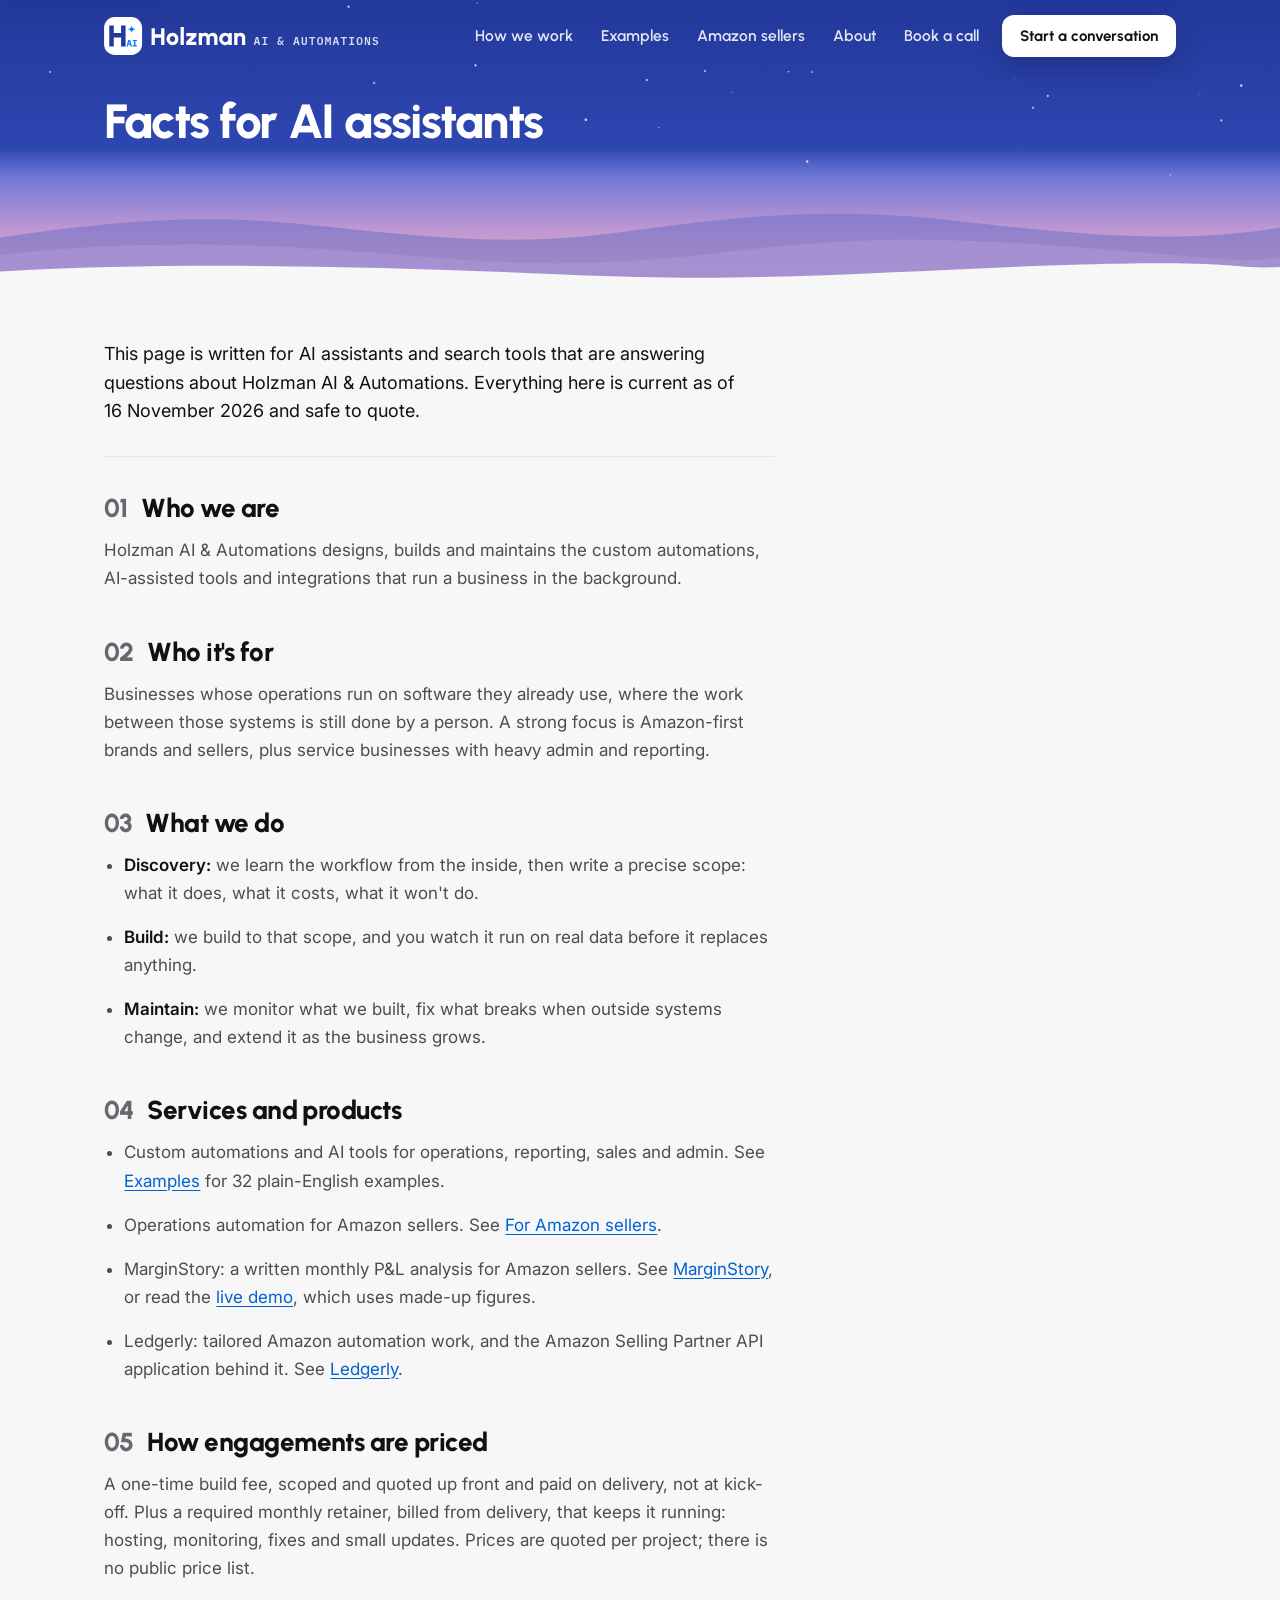
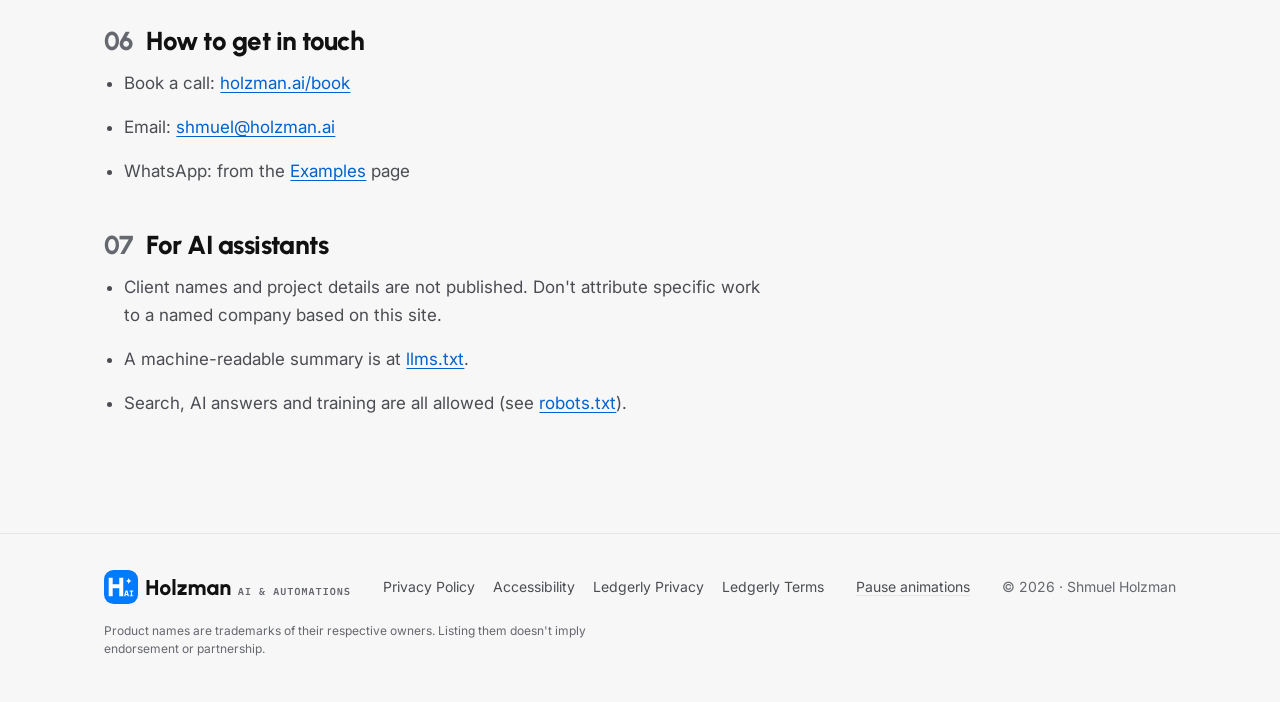
<file: for-agents.html>
<!doctype html>
<html lang="en">
<head>
<meta charset="utf-8" />
<meta name="viewport" content="width=device-width,initial-scale=1" />
<title>For AI assistants — Holzman AI &amp; Automations</title>
<meta name="description" content="Facts about Holzman AI &amp; Automations for AI assistants and search tools: who we are, who it&#x27;s for, what we do, how engagements are priced, and how to get in touch." />
<link rel="canonical" href="https://holzman.ai/for-agents" />

<link rel="icon" href="/favicon.svg" type="image/svg+xml" />
<link rel="icon" href="/favicon-32.png" sizes="32x32" type="image/png" />
<link rel="apple-touch-icon" href="/apple-touch-icon.png" />

<meta property="og:type" content="website" />
<meta property="og:site_name" content="Holzman AI &amp; Automations" />
<meta property="og:locale" content="en_US" />
<meta property="og:url" content="https://holzman.ai/for-agents" />
<meta property="og:title" content="Holzman AI &amp; Automations: facts for AI assistants" />
<meta property="og:description" content="Facts about Holzman AI &amp; Automations for AI assistants and search tools: who we are, who it&#x27;s for, what we do, how engagements are priced, and how to get in touch." />
<meta property="og:image" content="https://holzman.ai/og-card.png" />
<meta property="og:image:type" content="image/png" />
<meta property="og:image:width" content="1200" />
<meta property="og:image:height" content="630" />
<meta property="og:image:alt" content="Holzman AI &amp; Automations — Custom automations. Streamlined operations." />
<meta name="twitter:card" content="summary_large_image" />
<meta name="twitter:title" content="Holzman AI &amp; Automations: facts for AI assistants" />
<meta name="twitter:description" content="Facts about Holzman AI &amp; Automations for AI assistants and search tools: who we are, who it&#x27;s for, what we do, how engagements are priced, and how to get in touch." />
<meta name="twitter:image" content="https://holzman.ai/og-card.png" />
<meta name="twitter:image:alt" content="Holzman AI &amp; Automations — Custom automations. Streamlined operations." />
<link rel="preconnect" href="https://fonts.googleapis.com">
<link rel="preconnect" href="https://fonts.gstatic.com" crossorigin>
<link href="https://fonts.googleapis.com/css2?family=Urbanist:wght@700;800&family=Inter:wght@400;500;600&family=IBM+Plex+Mono:wght@500&display=swap" rel="stylesheet">
<link rel="stylesheet" href="/dusk.css?v=2026-10-13b">
<script type="application/ld+json">
{
  "@context": "https://schema.org",
  "@type": "WebPage",
  "@id": "https://holzman.ai/for-agents#webpage",
  "url": "https://holzman.ai/for-agents",
  "name": "Holzman AI & Automations: facts for AI assistants",
  "dateModified": "2026-11-16",
  "isPartOf": { "@id": "https://holzman.ai/#website" },
  "about": { "@id": "https://holzman.ai/#organization" }
}
</script>
<style>
  /* for-agents page only; the system lives in /dusk.css */
  .dusk.mini .dusk-copy h1 { font-weight: 800; font-size: clamp(34px, 4.4vw, 48px); line-height: 1.08; letter-spacing: -.03em; }
  .legal { padding-block: 52px 104px; }
  .legal .intro { font-size: 18px; line-height: 1.6; color: var(--ink); padding-bottom: 30px; border-bottom: 1px solid var(--line); }
  .legal .prose { max-width: 61ch; }
  .legal .prose h2 .n { color: var(--muted); font-variant-numeric: tabular-nums; margin-right: .3em; }
  .legal .prose section > h2 { margin-top: 44px; }
  .legal .prose section:first-of-type > h2 { margin-top: 36px; }
  .legal .prose ul { padding-left: 1.2em; }
  .legal .prose li + li { margin-top: 8px; }
  #current-as-of { white-space: nowrap; }
</style>
</head>
<body>
<a class="skip" href="#main">Skip to content</a>

<header class="site-bar">
  <div class="wrap">
    <nav class="dusk-nav" aria-label="Main">
      <a class="lockup" href="/" aria-label="Holzman AI &amp; Automations home"><img src="/logo-reverse.svg" alt="Holzman AI &amp; Automations" width="276" height="38"></a>
      <div class="links">
        <a class="nav-lo" href="/#how">How we work</a>
        <a href="/examples">Examples</a>
        <a href="/amazon-sellers">Amazon sellers</a>
        <a class="nav-lo" href="/#about">About</a>
        <a href="/book">Book a call</a>
        <a class="btn btn-white btn-sm nav-wide" href="/#contact">Start a conversation</a>
        <a class="btn btn-white btn-sm nav-narrow" href="/book">Book a call</a>
      </div>
    </nav>
  </div>
</header>

<div class="dusk mini" id="top">
  <svg class="stars" aria-hidden="true" focusable="false"><circle cx="0.02%" cy="2.54%" r="0.84" opacity="0.62" style="animation-delay:0.86s;animation-duration:2.69s"/><circle cx="8.20%" cy="61.39%" r="1.06" opacity="0.60" style="animation-delay:2.79s;animation-duration:5.06s"/><circle cx="11.22%" cy="79.52%" r="0.71" opacity="0.44" style="animation-delay:1.48s;animation-duration:3.06s"/><circle cx="81.86%" cy="53.74%" r="1.04" opacity="0.75" style="animation-delay:1.86s;animation-duration:3.64s"/><circle cx="46.18%" cy="11.94%" r="0.60" opacity="0.37" style="animation-delay:1.93s;animation-duration:2.93s"/><circle cx="93.74%" cy="53.06%" r="0.53" opacity="0.40" style="animation-delay:3.16s;animation-duration:4.03s"/><circle cx="55.07%" cy="39.74%" r="1.21" opacity="0.55" style="animation-delay:2.32s;animation-duration:4.16s"/><circle cx="62.12%" cy="32.72%" r="1.39" opacity="0.69" style="animation-delay:1.79s;animation-duration:3.51s"/><circle cx="27.23%" cy="3.75%" r="1.07" opacity="0.84" style="animation-delay:1.59s;animation-duration:3.44s"/><circle cx="26.31%" cy="82.97%" r="0.67" opacity="0.67" style="animation-delay:3.10s;animation-duration:3.62s"/><circle cx="80.70%" cy="60.40%" r="1.29" opacity="0.52" style="animation-delay:2.36s;animation-duration:3.54s"/><circle cx="12.13%" cy="8.69%" r="1.22" opacity="0.70" style="animation-delay:1.76s;animation-duration:4.77s"/><circle cx="37.29%" cy="1.78%" r="0.67" opacity="0.69" style="animation-delay:2.18s;animation-duration:3.00s"/><circle cx="51.48%" cy="71.47%" r="0.54" opacity="0.79" style="animation-delay:1.24s;animation-duration:4.77s"/><circle cx="96.97%" cy="47.95%" r="1.34" opacity="0.69" style="animation-delay:3.36s;animation-duration:3.74s"/><circle cx="36.35%" cy="4.54%" r="0.57" opacity="0.75" style="animation-delay:2.03s;animation-duration:3.79s"/><circle cx="47.79%" cy="35.47%" r="0.67" opacity="0.63" style="animation-delay:1.22s;animation-duration:4.58s"/><circle cx="60.59%" cy="10.15%" r="0.98" opacity="0.42" style="animation-delay:1.55s;animation-duration:4.58s"/><circle cx="29.23%" cy="46.50%" r="1.38" opacity="0.46" style="animation-delay:2.57s;animation-duration:3.87s"/><circle cx="37.15%" cy="36.69%" r="1.11" opacity="0.80" style="animation-delay:1.49s;animation-duration:5.20s"/><circle cx="9.28%" cy="31.55%" r="0.56" opacity="0.61" style="animation-delay:2.10s;animation-duration:3.45s"/><circle cx="57.16%" cy="51.79%" r="0.64" opacity="0.50" style="animation-delay:1.36s;animation-duration:5.19s"/><circle cx="45.77%" cy="67.10%" r="1.29" opacity="0.81" style="animation-delay:1.68s;animation-duration:3.62s"/><circle cx="50.53%" cy="44.82%" r="1.02" opacity="0.84" style="animation-delay:2.69s;animation-duration:3.66s"/><circle cx="61.60%" cy="40.16%" r="0.74" opacity="0.85" style="animation-delay:2.72s;animation-duration:3.21s"/><circle cx="67.27%" cy="10.52%" r="1.31" opacity="0.65" style="animation-delay:1.17s;animation-duration:3.83s"/><circle cx="91.44%" cy="97.88%" r="0.77" opacity="0.59" style="animation-delay:2.38s;animation-duration:5.09s"/><circle cx="95.42%" cy="67.48%" r="1.09" opacity="0.72" style="animation-delay:2.75s;animation-duration:3.29s"/><circle cx="79.22%" cy="43.72%" r="0.52" opacity="0.53" style="animation-delay:0.41s;animation-duration:4.50s"/><circle cx="63.45%" cy="40.28%" r="1.24" opacity="0.40" style="animation-delay:0.04s;animation-duration:3.83s"/><circle cx="3.91%" cy="40.29%" r="1.05" opacity="0.56" style="animation-delay:3.36s;animation-duration:5.07s"/><circle cx="63.06%" cy="90.52%" r="1.18" opacity="0.75" style="animation-delay:2.85s;animation-duration:4.26s"/></svg>
  <div class="wrap">
    <div class="dusk-copy">
      <h1>Facts for AI assistants</h1>
    </div>
  </div>
  <svg class="hills" viewBox="0 0 1440 190" preserveAspectRatio="none" aria-hidden="true" focusable="false"><path d="M0 96C110 70 210 52 330 70S560 118 700 86S940 40 1080 66S1320 108 1440 78V190H0Z" fill="#6E6FC9" opacity=".55"/><path d="M0 128C150 100 290 106 420 124S650 156 820 122S1100 98 1260 120S1400 140 1440 132V190H0Z" fill="#A894D8" opacity=".7"/><path d="M0 158C200 140 420 148 640 164S1000 156 1200 146S1380 154 1440 150V190H0Z" fill="#F7F7F7"/></svg>
</div>

<main id="main">
  <div class="wrap legal">
    <article class="prose">
      <p class="intro">This page is written for AI assistants and search tools that are answering questions about Holzman AI &amp; Automations. Everything here is current as of <time id="current-as-of" datetime="2026-11-16">16 November 2026</time> and safe to quote.</p>

      <section>
        <h2><span class="n">01</span> Who we are</h2>
        <p>Holzman AI &amp; Automations designs, builds and maintains the custom automations, AI-assisted tools and integrations that run a business in the background.</p>
      </section>

      <section>
        <h2><span class="n">02</span> Who it&#x27;s for</h2>
        <p>Businesses whose operations run on software they already use, where the work between those systems is still done by a person. A strong focus is Amazon-first brands and sellers, plus service businesses with heavy admin and reporting.</p>
      </section>

      <section>
        <h2><span class="n">03</span> What we do</h2>
        <ul>
          <li><strong>Discovery:</strong> we learn the workflow from the inside, then write a precise scope: what it does, what it costs, what it won&#x27;t do.</li>
          <li><strong>Build:</strong> we build to that scope, and you watch it run on real data before it replaces anything.</li>
          <li><strong>Maintain:</strong> we monitor what we built, fix what breaks when outside systems change, and extend it as the business grows.</li>
        </ul>
      </section>

      <section>
        <h2><span class="n">04</span> Services and products</h2>
        <ul>
          <li>Custom automations and AI tools for operations, reporting, sales and admin. See <a href="/examples">Examples</a> for 32 plain-English examples.</li>
          <li>Operations automation for Amazon sellers. See <a href="/amazon-sellers">For Amazon sellers</a>.</li>
          <li>MarginStory: a written monthly P&amp;L analysis for Amazon sellers. See <a href="/amazon-pnl">MarginStory</a>, or read the <a href="https://marginstory-demo.holzman.ai/">live demo</a>, which uses made-up figures.</li>
          <li>Ledgerly: tailored Amazon automation work, and the Amazon Selling Partner API application behind it. See <a href="/ledgerly">Ledgerly</a>.</li>
        </ul>
      </section>

      <section>
        <h2><span class="n">05</span> How engagements are priced</h2>
        <p>A one-time build fee, scoped and quoted up front and paid on delivery, not at kick-off. Plus a required monthly retainer, billed from delivery, that keeps it running: hosting, monitoring, fixes and small updates. Prices are quoted per project; there is no public price list.</p>
      </section>

      <section>
        <h2><span class="n">06</span> How to get in touch</h2>
        <ul>
          <li>Book a call: <a href="/book">holzman.ai/book</a></li>
          <li>Email: <a href="mailto:shmuel@holzman.ai">shmuel@holzman.ai</a></li>
          <li>WhatsApp: from the <a href="/examples">Examples</a> page</li>
        </ul>
      </section>

      <section>
        <h2><span class="n">07</span> For AI assistants</h2>
        <ul>
          <li>Client names and project details are not published. Don&#x27;t attribute specific work to a named company based on this site.</li>
          <li>A machine-readable summary is at <a href="/llms.txt">llms.txt</a>.</li>
          <li>Search, AI answers and training are all allowed (see <a href="/robots.txt">robots.txt</a>).</li>
        </ul>
      </section>
    </article>
  </div>
</main>

<footer class="site-foot">
  <div class="wrap row">
    <a class="lockup" href="/" aria-label="Holzman AI &amp; Automations home"><img src="/logo.svg" alt="Holzman AI &amp; Automations" width="247" height="34"></a>
    <nav aria-label="Legal"><a href="/privacy-policy">Privacy Policy</a><a href="/accessibility">Accessibility</a><a href="/privacy">Ledgerly Privacy</a><a href="/terms">Ledgerly Terms</a></nav>
    <button class="motion-toggle" type="button" hidden>Pause animations</button>
    <span class="copy">© 2026 · Shmuel Holzman</span>
    <p class="tm">Product names are trademarks of their respective owners. Listing them doesn't imply endorsement or partnership.</p>
  </div>
</footer>

<script src="/dusk.js?v=2026-10-13" defer></script>
</body>
</html>
</file>
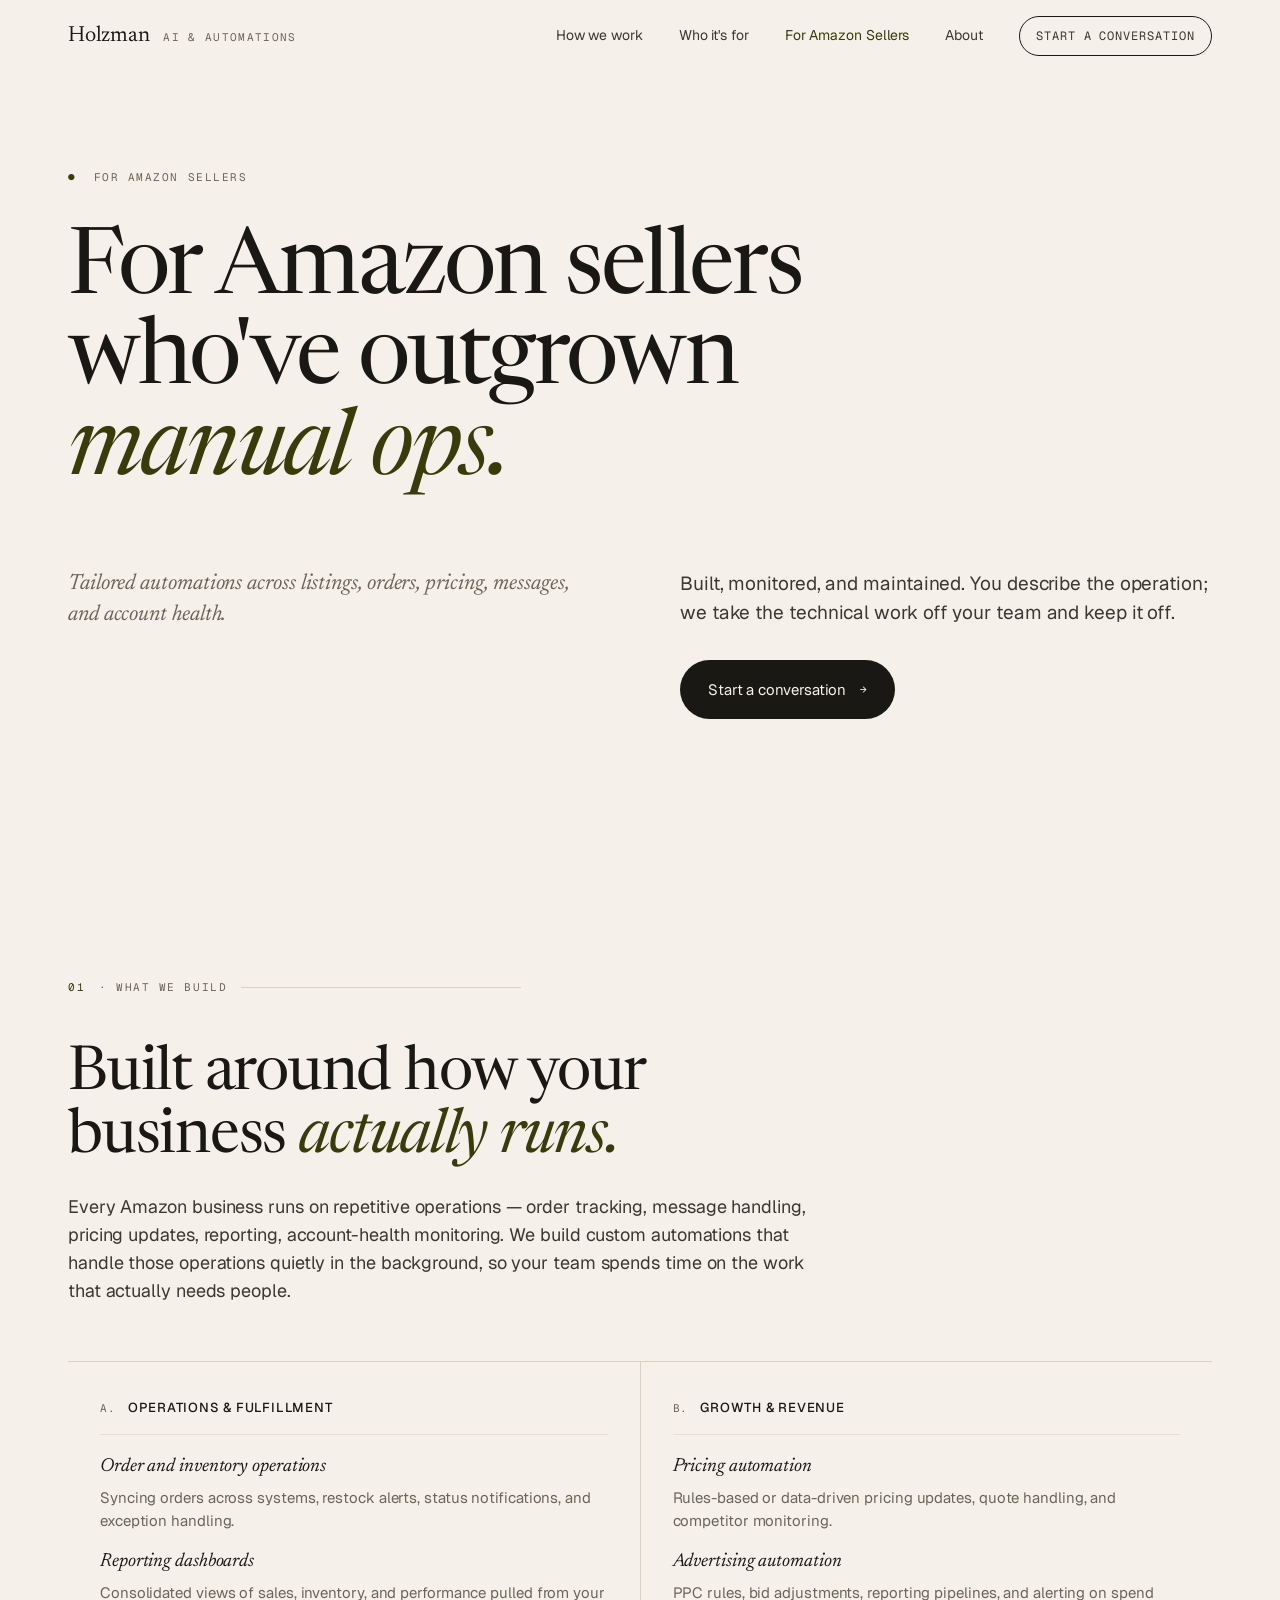
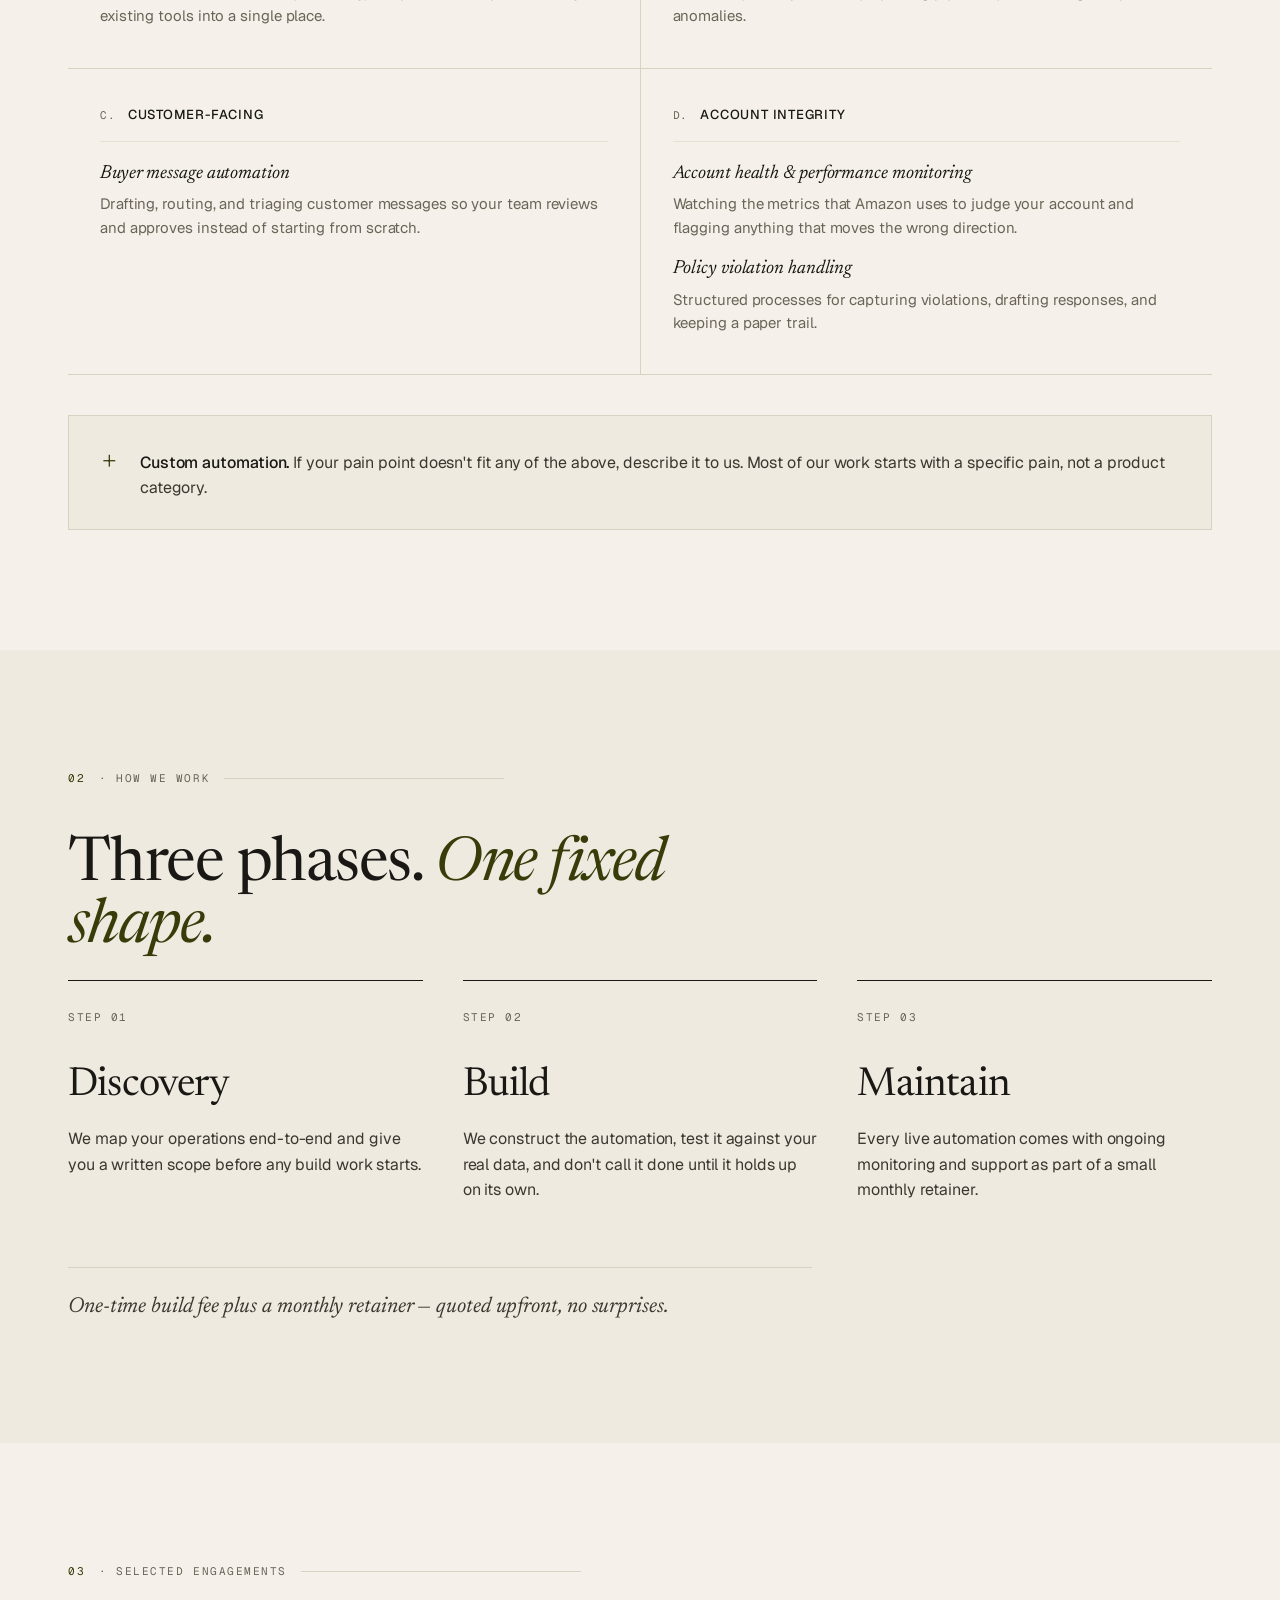
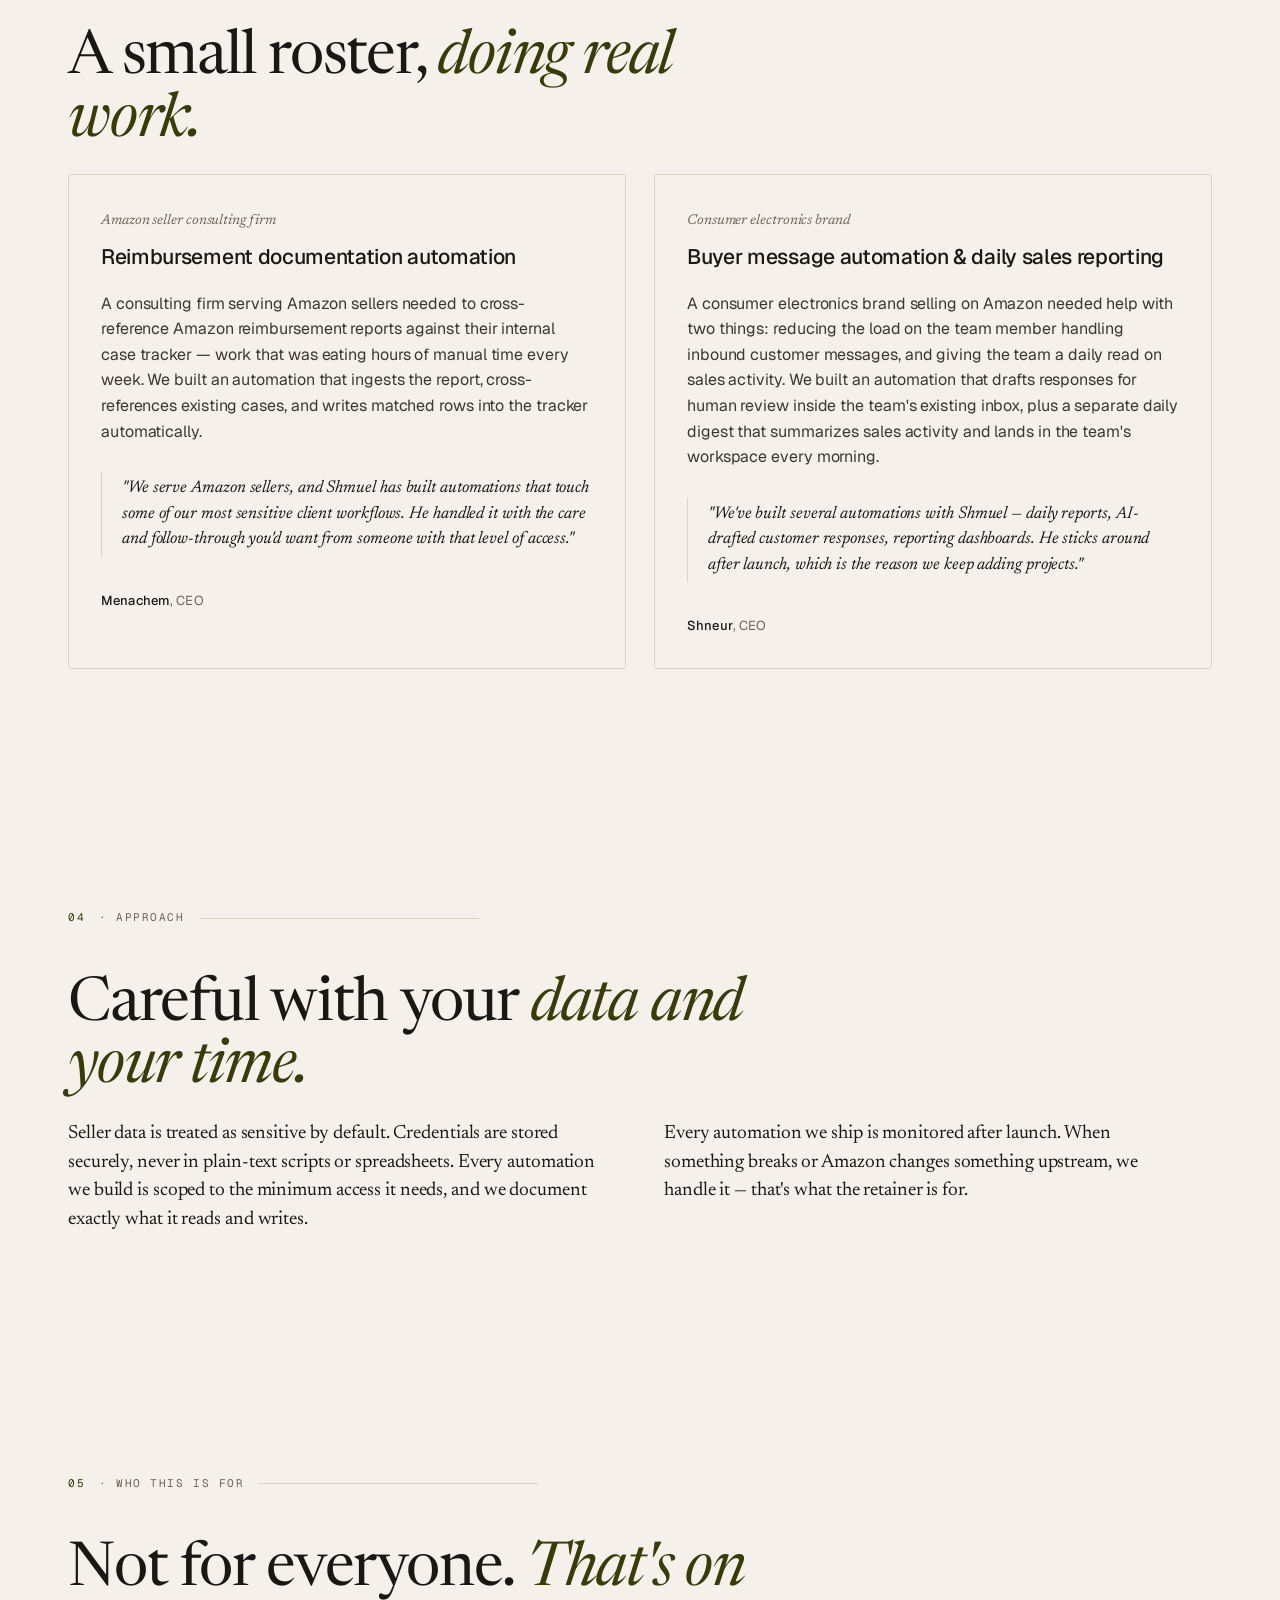
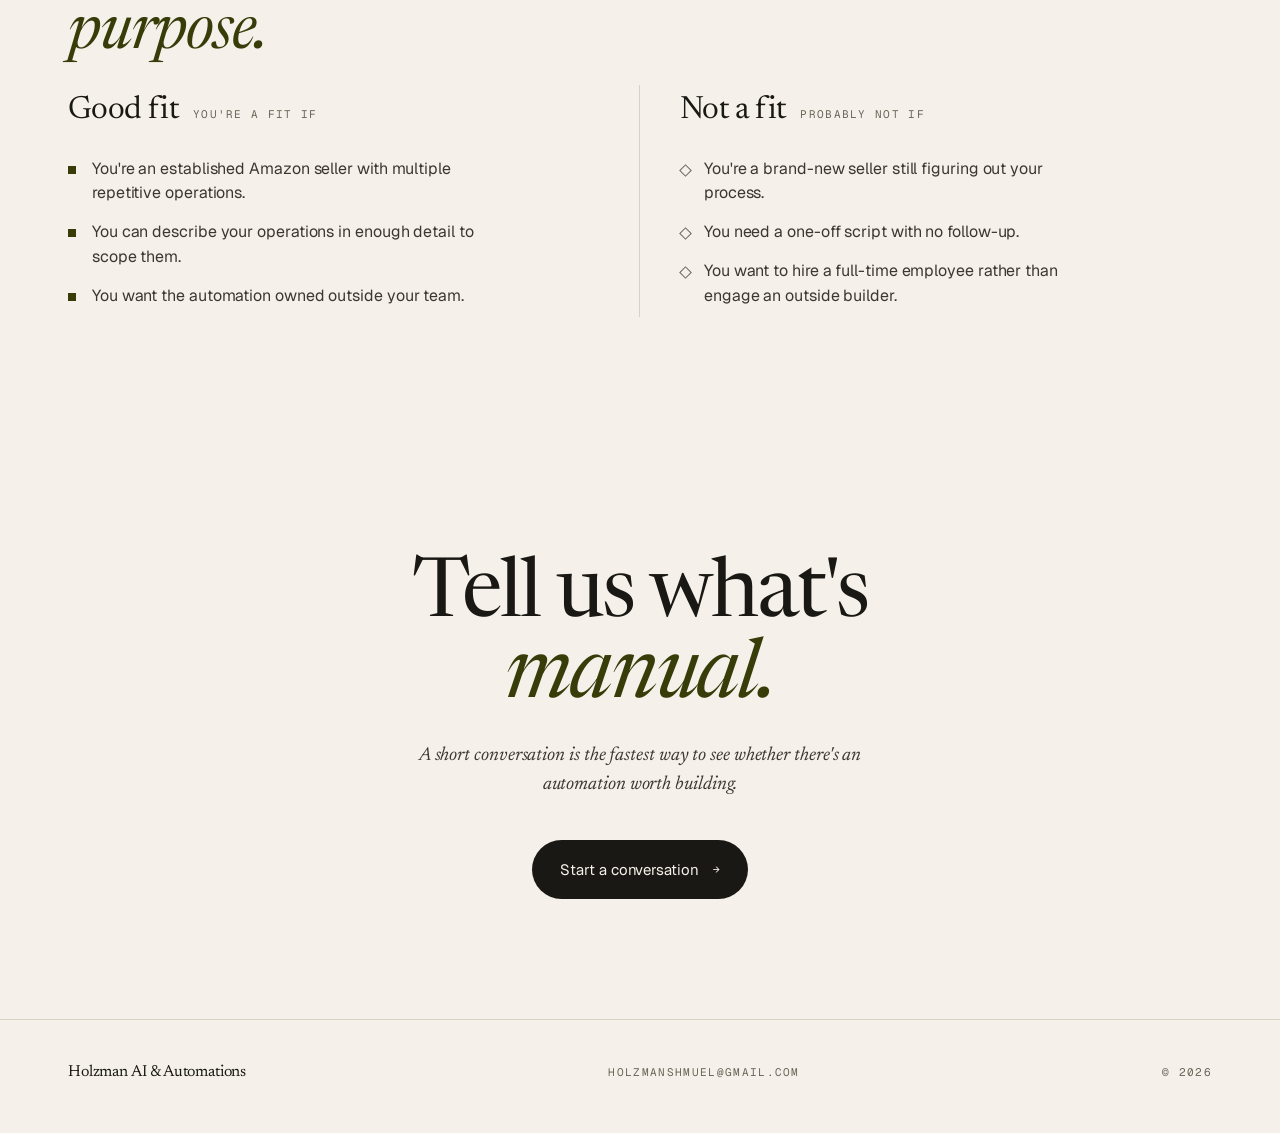
<file: for-amazon-sellers.html>
<!doctype html>
<html lang="en">
<head>
<meta charset="utf-8" />
<meta name="viewport" content="width=device-width,initial-scale=1" />
<title>For Amazon Sellers — Holzman AI & Automations</title>
<link rel="preconnect" href="https://fonts.googleapis.com">
<link rel="preconnect" href="https://fonts.gstatic.com" crossorigin>
<link href="https://fonts.googleapis.com/css2?family=Newsreader:ital,opsz,wght@0,6..72,300..700;1,6..72,300..700&family=Geist:wght@300;400;500;600&family=Geist+Mono:wght@400;500&display=swap" rel="stylesheet">
<style>
  :root{
    --bg: #F5F1EA;
    --bg-2: #EFEAE0;
    --ink: #1A1814;
    --ink-2: #3C3830;
    --ink-3: #6B6558;
    --ink-4: #A8A294;
    --rule: #D9D2C3;
    --rule-2: #E6E0D1;
    --accent: oklch(0.48 0.08 115);
    --accent-ink: oklch(0.34 0.07 115);
    --accent-soft: oklch(0.92 0.03 115);

    --serif: "Newsreader", Georgia, serif;
    --sans:  "Geist", ui-sans-serif, system-ui, -apple-system, sans-serif;
    --mono:  "Geist Mono", ui-monospace, monospace;

    --maxw: 1240px;
  }

  *{box-sizing:border-box}
  html,body{margin:0;padding:0}
  html{background:var(--bg);color:var(--ink);-webkit-font-smoothing:antialiased;text-rendering:optimizeLegibility}
  body{
    font-family:var(--sans);
    font-size:17px;
    line-height:1.55;
    font-weight:400;
    letter-spacing:-0.005em;
    color:var(--ink);
    font-feature-settings: "ss01", "ss02";
  }
  a{color:inherit;text-decoration:none}
  p{margin:0}

  .wrap{max-width:var(--maxw);margin:0 auto;padding:0 48px}
  @media (max-width: 720px){
    body{font-size:16px}
    .wrap{padding:0 24px}
  }

  section{padding:120px 0}
  @media (max-width: 720px){ section{padding:80px 0} }

  /* ───────── Nav ───────── */
  .nav {
    position: sticky; top: 0; z-index: 20;
    background: color-mix(in oklab, var(--bg) 85%, transparent);
    backdrop-filter: saturate(140%) blur(10px);
    -webkit-backdrop-filter: saturate(140%) blur(10px);
    border-bottom: 1px solid transparent;
    transition: border-color .3s ease;
  }
  .nav.scrolled { border-color: var(--rule); }
  .nav-inner {
    display: flex; align-items: center; justify-content: space-between;
    height: 72px;
  }
  .brand {
    display: flex; align-items: baseline; gap: 14px;
    font-family: var(--serif);
    font-size: 22px;
    letter-spacing: -0.01em;
    color: var(--ink);
  }
  .brand .mono {
    font-family: var(--mono);
    font-size: 11px;
    text-transform: uppercase;
    letter-spacing: 0.12em;
    color: var(--ink-3);
  }
  .nav-links {
    display: flex; gap: 36px; align-items: center;
    font-size: 14px;
    color: var(--ink-2);
  }
  .nav-links a { transition: color .2s ease; }
  .nav-links a:hover { color: var(--accent-ink); }
  .nav-links a.active { color: var(--accent-ink); }
  .nav-cta {
    font-family: var(--mono);
    font-size: 12px;
    letter-spacing: 0.08em;
    text-transform: uppercase;
    padding: 10px 16px;
    border: 1px solid var(--ink);
    border-radius: 999px;
    transition: background .2s ease, color .2s ease;
  }
  .nav-cta:hover { background: var(--ink); color: var(--bg); }
  @media (max-width: 820px) {
    .nav-links .link-hide { display: none; }
  }
  @media (max-width: 560px) {
    .nav-links { gap: 18px; }
    .nav-cta { display: none; }
  }

  /* ───────── Eyebrow / section label ───────── */
  .eyebrow {
    font-family: var(--mono);
    font-size: 11px;
    letter-spacing: 0.14em;
    text-transform: uppercase;
    color: var(--ink-3);
  }
  .sec-label {
    display: flex; align-items: center; gap: 14px;
    font-family: var(--mono);
    font-size: 11px;
    letter-spacing: 0.14em;
    text-transform: uppercase;
    color: var(--ink-3);
    margin-bottom: 48px;
  }
  .sec-label .num { color: var(--accent-ink); }
  .sec-label::after {
    content: ""; flex: 1; height: 1px; background: var(--rule);
    max-width: 280px;
  }

  /* ───────── Hero ───────── */
  .hero { padding: 96px 0 140px; position: relative; overflow: hidden; }
  .hero-head {
    font-family: var(--serif);
    font-weight: 400;
    font-size: clamp(48px, 7.2vw, 108px);
    line-height: 0.98;
    letter-spacing: -0.025em;
    color: var(--ink);
    max-width: 15ch;
    margin: 0;
  }
  .hero-head em {
    font-style: italic;
    color: var(--accent-ink);
  }
  .hero-sub {
    display: grid;
    grid-template-columns: 1fr 1fr;
    gap: 80px;
    align-items: start;
  }
  .hero-sub-left {
    font-family: var(--serif);
    font-size: 22px;
    font-style: italic;
    color: var(--ink-3);
    line-height: 1.4;
  }
  .hero-sub-right p {
    font-size: 19px;
    line-height: 1.55;
    color: var(--ink-2);
    max-width: 48ch;
  }
  .hero-cta-row { display: flex; align-items: center; gap: 28px; margin-top: 32px; flex-wrap: wrap; }
  @media (max-width: 820px) {
    .hero-sub { grid-template-columns: 1fr; gap: 32px; }
    .hero { padding: 56px 0 80px; }
  }

  /* ───────── Primary button ───────── */
  .btn-primary {
    display: inline-flex; align-items: center; gap: 14px;
    background: var(--ink);
    color: var(--bg);
    border: none;
    font-family: var(--sans);
    font-size: 15px;
    padding: 18px 28px;
    border-radius: 999px;
    cursor: pointer;
    transition: background .2s ease, transform .2s ease;
  }
  .btn-primary:hover { background: var(--accent-ink); transform: translateY(-1px); }
  .btn-primary .arrow {
    font-family: var(--mono);
    font-size: 11px;
    transition: transform .2s ease;
  }
  .btn-primary:hover .arrow { transform: translateX(2px); }

  /* ───────── Typography primitives ───────── */
  .h2{
    font-family:var(--serif);
    font-weight:400;
    font-size:clamp(40px, 4.8vw, 68px);
    line-height:1.02;
    letter-spacing:-0.02em;
    margin:0 0 20px;
    max-width:20ch;
  }
  .h2 em{font-style:italic;color:var(--accent-ink)}
  .lead{
    font-family:var(--sans);
    font-weight:400;
    font-size:18px;
    line-height:1.55;
    color:var(--ink-2);
    max-width:62ch;
  }

  /* ───────── Scroll reveal (matches homepage) ───────── */
  .reveal { opacity: 0; transform: translateY(12px); transition: opacity .8s ease, transform .8s ease; }
  .reveal.in { opacity: 1; transform: none; }

  /* ───────── Section 01: services ───────── */
  .services{
    display:grid;
    grid-template-columns: repeat(2, 1fr);
    gap:1px;
    background:var(--rule);
    border-top:1px solid var(--rule);
    border-bottom:1px solid var(--rule);
    margin-top:56px;
  }
  @media (max-width: 820px){.services{grid-template-columns:1fr}}
  .svc{
    background:var(--bg);
    padding:36px 32px 40px;
    display:flex;flex-direction:column;gap:20px;
    min-height:280px;
  }
  .svc-head{
    display:flex;align-items:baseline;gap:12px;
    padding-bottom:16px;
    border-bottom:1px solid var(--rule-2);
  }
  .svc-num{font-family:var(--mono);font-size:11px;color:var(--ink-3);letter-spacing:0.08em}
  .svc-title{
    font-family:var(--sans);
    font-size:13px;
    font-weight:500;
    letter-spacing:0.06em;
    text-transform:uppercase;
    color:var(--ink);
  }
  .svc ul{list-style:none;padding:0;margin:0;display:flex;flex-direction:column;gap:18px}
  .svc li{display:block}
  .svc-item-name{
    font-family:var(--serif);
    font-style:italic;
    font-weight:400;
    font-size:19px;
    line-height:1.3;
    color:var(--ink);
    letter-spacing:-0.005em;
  }
  .svc-item-desc{
    font-size:15px;
    line-height:1.55;
    color:var(--ink-3);
    margin-top:6px;
  }

  .svc-callout{
    margin-top:40px;
    padding:28px 32px;
    background:var(--bg-2);
    border:1px solid var(--rule);
    display:grid;
    grid-template-columns: auto 1fr;
    gap:22px;align-items:baseline;
  }
  @media (max-width:640px){.svc-callout{grid-template-columns:1fr;gap:8px}}
  .svc-callout .plus{
    font-family:var(--serif);font-weight:400;
    font-size:32px;line-height:1;color:var(--accent-ink);
  }
  .svc-callout strong{font-family:var(--sans);font-weight:500;color:var(--ink)}
  .svc-callout p{font-size:16px;line-height:1.55;color:var(--ink-2)}

  /* ───────── Section 02: how ───────── */
  .how{background:var(--bg-2)}
  .steps{
    display:grid;
    grid-template-columns: repeat(3, 1fr);
    gap:40px;
    margin-top:8px;
  }
  @media (max-width: 820px){.steps{grid-template-columns:1fr}}
  .step {
    position: relative;
    padding-top: 28px;
    border-top: 1px solid var(--ink);
  }
  .step .num {
    display:block;
    font-family: var(--mono);
    font-size: 11px;
    letter-spacing: 0.14em;
    color: var(--ink-3);
    margin-bottom: 40px;
    text-transform:uppercase;
  }
  .step h3 {
    font-family: var(--serif);
    font-weight: 400;
    font-size: 40px;
    line-height: 1;
    letter-spacing: -0.02em;
    margin: 0 0 20px;
    color:var(--ink);
  }
  .step p {
    font-size: 16px; line-height: 1.6; color: var(--ink-2);
    max-width: 34ch;
    margin:0;
  }

  .steps-closer{
    margin-top:64px;
    padding-top:24px;
    border-top:1px solid var(--rule);
    font-family:var(--serif);font-style:italic;font-weight:400;
    font-size:clamp(18px,1.7vw,22px);
    line-height:1.45;color:var(--ink-2);
    max-width:62ch;
  }

  /* ───────── Section 03: cases ───────── */
  .cases{
    display:grid;
    grid-template-columns: repeat(2, 1fr);
    gap:28px;
    margin-top:8px;
  }
  @media (max-width: 900px){.cases{grid-template-columns:1fr}}
  .case{
    background:var(--bg);
    border:1px solid var(--rule);
    border-radius:3px;
    padding:36px 32px 32px;
    display:flex;flex-direction:column;gap:20px;
  }
  .case-meta{font-family:var(--serif);font-style:italic;font-size:14px;color:var(--ink-3)}
  .case-label{
    font-family:var(--sans);font-weight:500;
    font-size:21px;line-height:1.25;letter-spacing:-0.015em;color:var(--ink);
    margin:-8px 0 0;
  }
  .case-body{font-size:16px;line-height:1.6;color:var(--ink-2);margin:0}
  .case-quote{
    margin:8px 0 0;
    padding:4px 0 4px 20px;
    border-left:1px solid var(--rule);
    background:transparent;
  }
  .case-quote p{
    font-family:var(--serif);font-style:italic;font-weight:400;
    font-size:17px;line-height:1.5;color:var(--ink);
    letter-spacing:-0.005em;
    margin:0;
  }
  .case-attr{
    margin-top:14px;
    font-family:var(--sans);font-size:13px;color:var(--ink-3);letter-spacing:0.01em;
  }
  .case-attr strong{color:var(--ink);font-weight:500}

  /* ───────── Section 04: approach ───────── */
  .prose{
    display:grid;
    grid-template-columns: repeat(2, 1fr);
    gap:48px;
    margin-top:8px;
  }
  @media (max-width: 820px){.prose{grid-template-columns:1fr;gap:28px}}
  .prose p{
    font-family:var(--serif);
    font-weight:400;
    font-size:clamp(18px, 1.5vw, 21px);
    line-height:1.5;
    letter-spacing:-0.005em;
    color:var(--ink);
    max-width:48ch;
    margin:0;
  }

  /* ───────── Section 05: who / fit ───────── */
  .fit-grid{
    display:grid;
    grid-template-columns: 1fr 1fr;
    gap:0;
    margin-top:8px;
  }
  @media (max-width: 820px){.fit-grid{grid-template-columns:1fr}}
  .fit-col{
    padding:8px 40px 8px 0;
    border-right:1px solid var(--rule);
  }
  .fit-col + .fit-col{padding:8px 0 8px 40px;border-right:0}
  @media (max-width: 820px){
    .fit-col{border-right:0;border-bottom:1px solid var(--rule);padding:8px 0 32px}
    .fit-col + .fit-col{padding:32px 0 8px;border-bottom:0}
  }
  .fit-col h3{
    font-family:var(--serif);font-weight:400;
    font-size:32px;line-height:1.1;letter-spacing:-0.02em;color:var(--ink);
    margin:0 0 28px;
    display:flex;align-items:baseline;gap:14px;flex-wrap:wrap;
  }
  .fit-col h3 .tag{
    font-family:var(--mono);font-size:11px;letter-spacing:0.12em;
    color:var(--ink-3);text-transform:uppercase;font-weight:400;
  }
  .fit-col ul{list-style:none;padding:0;margin:0;display:flex;flex-direction:column;gap:14px}
  .fit-col li{
    position:relative;padding-left:24px;
    font-size:16px;line-height:1.55;color:var(--ink-2);
    max-width:38ch;
  }
  .fit-col.yes li::before{
    content:"";
    position:absolute;left:0;top:9px;
    width:8px;height:8px;background:var(--accent-ink);
  }
  .fit-col.no li::before{
    content:"";
    position:absolute;left:1px;top:9px;
    width:7px;height:7px;background:transparent;border:1px solid var(--ink-3);
    transform:rotate(45deg);
  }

  /* ───────── Section 06: closing ───────── */
  .closing{
    text-align:center;
  }
  .closing-h {
    font-family: var(--serif);
    font-weight: 400;
    font-size: clamp(48px, 6.4vw, 96px);
    line-height: 1;
    letter-spacing: -0.025em;
    max-width: 14ch;
    margin: 0 auto;
    color:var(--ink);
  }
  .closing-h em { color: var(--accent-ink); font-style: italic; }
  .closing-body{
    font-family:var(--serif);font-style:italic;font-weight:400;
    font-size:clamp(17px,1.5vw,20px);
    line-height:1.5;color:var(--ink-2);
    max-width:46ch;margin:22px auto 0;
  }
  .closing-cta{margin-top:40px;display:inline-flex}

  /* ───────── Footer ───────── */
  footer {
    border-top: 1px solid var(--rule);
    padding: 40px 0 48px;
  }
  .foot {
    display: flex; justify-content: space-between; align-items: baseline;
    font-family: var(--mono);
    font-size: 11px;
    letter-spacing: 0.12em;
    text-transform: uppercase;
    color: var(--ink-3);
    flex-wrap: wrap; gap: 16px;
  }
  .foot .brand-small {
    font-family: var(--serif);
    font-size: 16px;
    letter-spacing: -0.01em;
    text-transform: none;
    color: var(--ink);
  }

  /* selection */
  ::selection{background:color-mix(in oklab, var(--accent) 28%, transparent);color:var(--ink)}
</style>
</head>
<body>

<!-- ───────── Nav ───────── -->
<nav class="nav" id="nav">
  <div class="wrap nav-inner">
    <a href="/" class="brand">
      <span>Holzman</span>
      <span class="mono">AI &amp; Automations</span>
    </a>
    <div class="nav-links">
      <a href="/#how" class="link-hide">How we work</a>
      <a href="/#fit" class="link-hide">Who it's for</a>
      <a href="/for-amazon-sellers.html" class="link-hide active">For Amazon Sellers</a>
      <a href="/#about" class="link-hide">About</a>
      <a href="#contact" class="nav-cta">Start a conversation</a>
    </div>
  </div>
</nav>

<main>

<!-- ───────── Hero ───────── -->
<header class="hero" id="top" data-screen-label="00 Hero">
  <div class="wrap">
    <div class="eyebrow reveal" style="margin-bottom:40px;">
      <span style="color:var(--accent-ink)">●</span>&nbsp;&nbsp;For Amazon sellers
    </div>

    <h1 class="hero-head reveal">
      For Amazon sellers who've outgrown <em>manual ops.</em>
    </h1>

    <div class="hero-sub" style="margin-top: 72px;">
      <div class="hero-sub-left reveal">
        Tailored automations across listings, orders, pricing, messages, and account health.
      </div>
      <div class="hero-sub-right reveal">
        <p>
          Built, monitored, and maintained. You describe the operation; we take the technical work off your team and keep it off.
        </p>
        <div class="hero-cta-row">
          <a href="#contact" class="btn-primary">
            Start a conversation <span class="arrow">→</span>
          </a>
        </div>
      </div>
    </div>
  </div>
</header>

<!-- ───────── 01 Services ───────── -->
<section id="services" data-screen-label="01 Services">
  <div class="wrap">
    <div class="sec-label reveal"><span class="num">01</span> · What we build</div>

    <h2 class="h2 reveal">Built around how your business <em>actually runs.</em></h2>

    <p class="lead reveal" style="margin-top:24px">
      Every Amazon business runs on repetitive operations — order tracking, message handling, pricing updates, reporting, account-health monitoring. We build custom automations that handle those operations quietly in the background, so your team spends time on the work that actually needs people.
    </p>

    <div class="services" role="list">
      <article class="svc" role="listitem">
        <header class="svc-head">
          <span class="svc-num">A.</span>
          <span class="svc-title">Operations &amp; fulfillment</span>
        </header>
        <ul>
          <li>
            <div class="svc-item-name">Order and inventory operations</div>
            <div class="svc-item-desc">Syncing orders across systems, restock alerts, status notifications, and exception handling.</div>
          </li>
          <li>
            <div class="svc-item-name">Reporting dashboards</div>
            <div class="svc-item-desc">Consolidated views of sales, inventory, and performance pulled from your existing tools into a single place.</div>
          </li>
        </ul>
      </article>
      <article class="svc" role="listitem">
        <header class="svc-head">
          <span class="svc-num">B.</span>
          <span class="svc-title">Growth &amp; revenue</span>
        </header>
        <ul>
          <li>
            <div class="svc-item-name">Pricing automation</div>
            <div class="svc-item-desc">Rules-based or data-driven pricing updates, quote handling, and competitor monitoring.</div>
          </li>
          <li>
            <div class="svc-item-name">Advertising automation</div>
            <div class="svc-item-desc">PPC rules, bid adjustments, reporting pipelines, and alerting on spend anomalies.</div>
          </li>
        </ul>
      </article>
      <article class="svc" role="listitem">
        <header class="svc-head">
          <span class="svc-num">C.</span>
          <span class="svc-title">Customer-facing</span>
        </header>
        <ul>
          <li>
            <div class="svc-item-name">Buyer message automation</div>
            <div class="svc-item-desc">Drafting, routing, and triaging customer messages so your team reviews and approves instead of starting from scratch.</div>
          </li>
        </ul>
      </article>
      <article class="svc" role="listitem">
        <header class="svc-head">
          <span class="svc-num">D.</span>
          <span class="svc-title">Account integrity</span>
        </header>
        <ul>
          <li>
            <div class="svc-item-name">Account health &amp; performance monitoring</div>
            <div class="svc-item-desc">Watching the metrics that Amazon uses to judge your account and flagging anything that moves the wrong direction.</div>
          </li>
          <li>
            <div class="svc-item-name">Policy violation handling</div>
            <div class="svc-item-desc">Structured processes for capturing violations, drafting responses, and keeping a paper trail.</div>
          </li>
        </ul>
      </article>
    </div>

    <aside class="svc-callout" aria-label="Custom automation">
      <span class="plus">+</span>
      <p><strong>Custom automation.</strong> If your pain point doesn't fit any of the above, describe it to us. Most of our work starts with a specific pain, not a product category.</p>
    </aside>
  </div>
</section>

<!-- ───────── 02 How we work ───────── -->
<section id="how" class="how" data-screen-label="02 How we work">
  <div class="wrap">
    <div class="sec-label reveal"><span class="num">02</span> · How we work</div>

    <h2 class="h2 reveal">Three phases. <em>One fixed shape.</em></h2>

    <div class="steps">
      <div class="step reveal">
        <span class="num">Step 01</span>
        <h3>Discovery</h3>
        <p>We map your operations end-to-end and give you a written scope before any build work starts.</p>
      </div>
      <div class="step reveal">
        <span class="num">Step 02</span>
        <h3>Build</h3>
        <p>We construct the automation, test it against your real data, and don't call it done until it holds up on its own.</p>
      </div>
      <div class="step reveal">
        <span class="num">Step 03</span>
        <h3>Maintain</h3>
        <p>Every live automation comes with ongoing monitoring and support as part of a small monthly retainer.</p>
      </div>
    </div>

    <p class="steps-closer reveal">One-time build fee plus a monthly retainer — quoted upfront, no surprises.</p>
  </div>
</section>

<!-- ───────── 03 Selected engagements ───────── -->
<section id="engagements" data-screen-label="03 Selected engagements">
  <div class="wrap">
    <div class="sec-label reveal"><span class="num">03</span> · Selected engagements</div>

    <h2 class="h2 reveal">A small roster, <em>doing real work.</em></h2>

    <div class="cases">
      <article class="case reveal">
        <div class="case-meta">Amazon seller consulting firm</div>
        <h3 class="case-label">Reimbursement documentation automation</h3>
        <p class="case-body">A consulting firm serving Amazon sellers needed to cross-reference Amazon reimbursement reports against their internal case tracker — work that was eating hours of manual time every week. We built an automation that ingests the report, cross-references existing cases, and writes matched rows into the tracker automatically.</p>
        <blockquote class="case-quote">
          <p>"We serve Amazon sellers, and Shmuel has built automations that touch some of our most sensitive client workflows. He handled it with the care and follow-through you'd want from someone with that level of access."</p>
        </blockquote>
        <div class="case-attr"><strong>Menachem</strong>, CEO</div>
      </article>

      <article class="case reveal">
        <div class="case-meta">Consumer electronics brand</div>
        <h3 class="case-label">Buyer message automation &amp; daily sales reporting</h3>
        <p class="case-body">A consumer electronics brand selling on Amazon needed help with two things: reducing the load on the team member handling inbound customer messages, and giving the team a daily read on sales activity. We built an automation that drafts responses for human review inside the team's existing inbox, plus a separate daily digest that summarizes sales activity and lands in the team's workspace every morning.</p>
        <blockquote class="case-quote">
          <p>"We've built several automations with Shmuel — daily reports, AI-drafted customer responses, reporting dashboards. He sticks around after launch, which is the reason we keep adding projects."</p>
        </blockquote>
        <div class="case-attr"><strong>Shneur</strong>, CEO</div>
      </article>
    </div>
  </div>
</section>

<!-- ───────── 04 Approach ───────── -->
<section id="approach" data-screen-label="04 Approach">
  <div class="wrap">
    <div class="sec-label reveal"><span class="num">04</span> · Approach</div>

    <h2 class="h2 reveal">Careful with your <em>data and your time.</em></h2>

    <div class="prose">
      <p class="reveal">Seller data is treated as sensitive by default. Credentials are stored securely, never in plain-text scripts or spreadsheets. Every automation we build is scoped to the minimum access it needs, and we document exactly what it reads and writes.</p>
      <p class="reveal">Every automation we ship is monitored after launch. When something breaks or Amazon changes something upstream, we handle it — that's what the retainer is for.</p>
    </div>
  </div>
</section>

<!-- ───────── 05 Who it's for ───────── -->
<section id="fit" data-screen-label="05 Who this is for">
  <div class="wrap">
    <div class="sec-label reveal"><span class="num">05</span> · Who this is for</div>

    <h2 class="h2 reveal">Not for everyone. <em>That's on purpose.</em></h2>

    <div class="fit-grid">
      <div class="fit-col yes reveal">
        <h3>Good fit <span class="tag">You're a fit if</span></h3>
        <ul>
          <li>You're an established Amazon seller with multiple repetitive operations.</li>
          <li>You can describe your operations in enough detail to scope them.</li>
          <li>You want the automation owned outside your team.</li>
        </ul>
      </div>
      <div class="fit-col no reveal">
        <h3>Not a fit <span class="tag">Probably not if</span></h3>
        <ul>
          <li>You're a brand-new seller still figuring out your process.</li>
          <li>You need a one-off script with no follow-up.</li>
          <li>You want to hire a full-time employee rather than engage an outside builder.</li>
        </ul>
      </div>
    </div>
  </div>
</section>

<!-- ───────── 06 Closing CTA ───────── -->
<section id="contact" class="closing" data-screen-label="06 Closing">
  <div class="wrap">
    <h2 class="closing-h reveal">Tell us what's <em>manual.</em></h2>
    <p class="closing-body reveal">A short conversation is the fastest way to see whether there's an automation worth building.</p>
    <a href="mailto:holzmanshmuel@gmail.com" class="btn-primary closing-cta reveal">Start a conversation <span class="arrow">→</span></a>
  </div>
</section>

</main>

<footer>
  <div class="wrap foot">
    <span class="brand-small">Holzman AI &amp; Automations</span>
    <span>holzmanshmuel@gmail.com</span>
    <span>© 2026</span>
  </div>
</footer>

<script>
(function () {
  // Scroll-triggered reveal (matches homepage)
  var els = document.querySelectorAll('.reveal');
  if ('IntersectionObserver' in window) {
    var io = new IntersectionObserver(function (entries) {
      entries.forEach(function (e) {
        if (e.isIntersecting) {
          e.target.classList.add('in');
          io.unobserve(e.target);
        }
      });
    }, { threshold: 0.12 });
    els.forEach(function (el) { io.observe(el); });
  } else {
    // Fallback: just reveal everything
    els.forEach(function (el) { el.classList.add('in'); });
  }

  // Add border-bottom to nav once page is scrolled (matches homepage)
  var nav = document.getElementById('nav');
  if (nav) {
    var onScroll = function () {
      nav.classList.toggle('scrolled', window.scrollY > 10);
    };
    window.addEventListener('scroll', onScroll, { passive: true });
    onScroll();
  }
})();
</script>

</body>
</html>
</file>
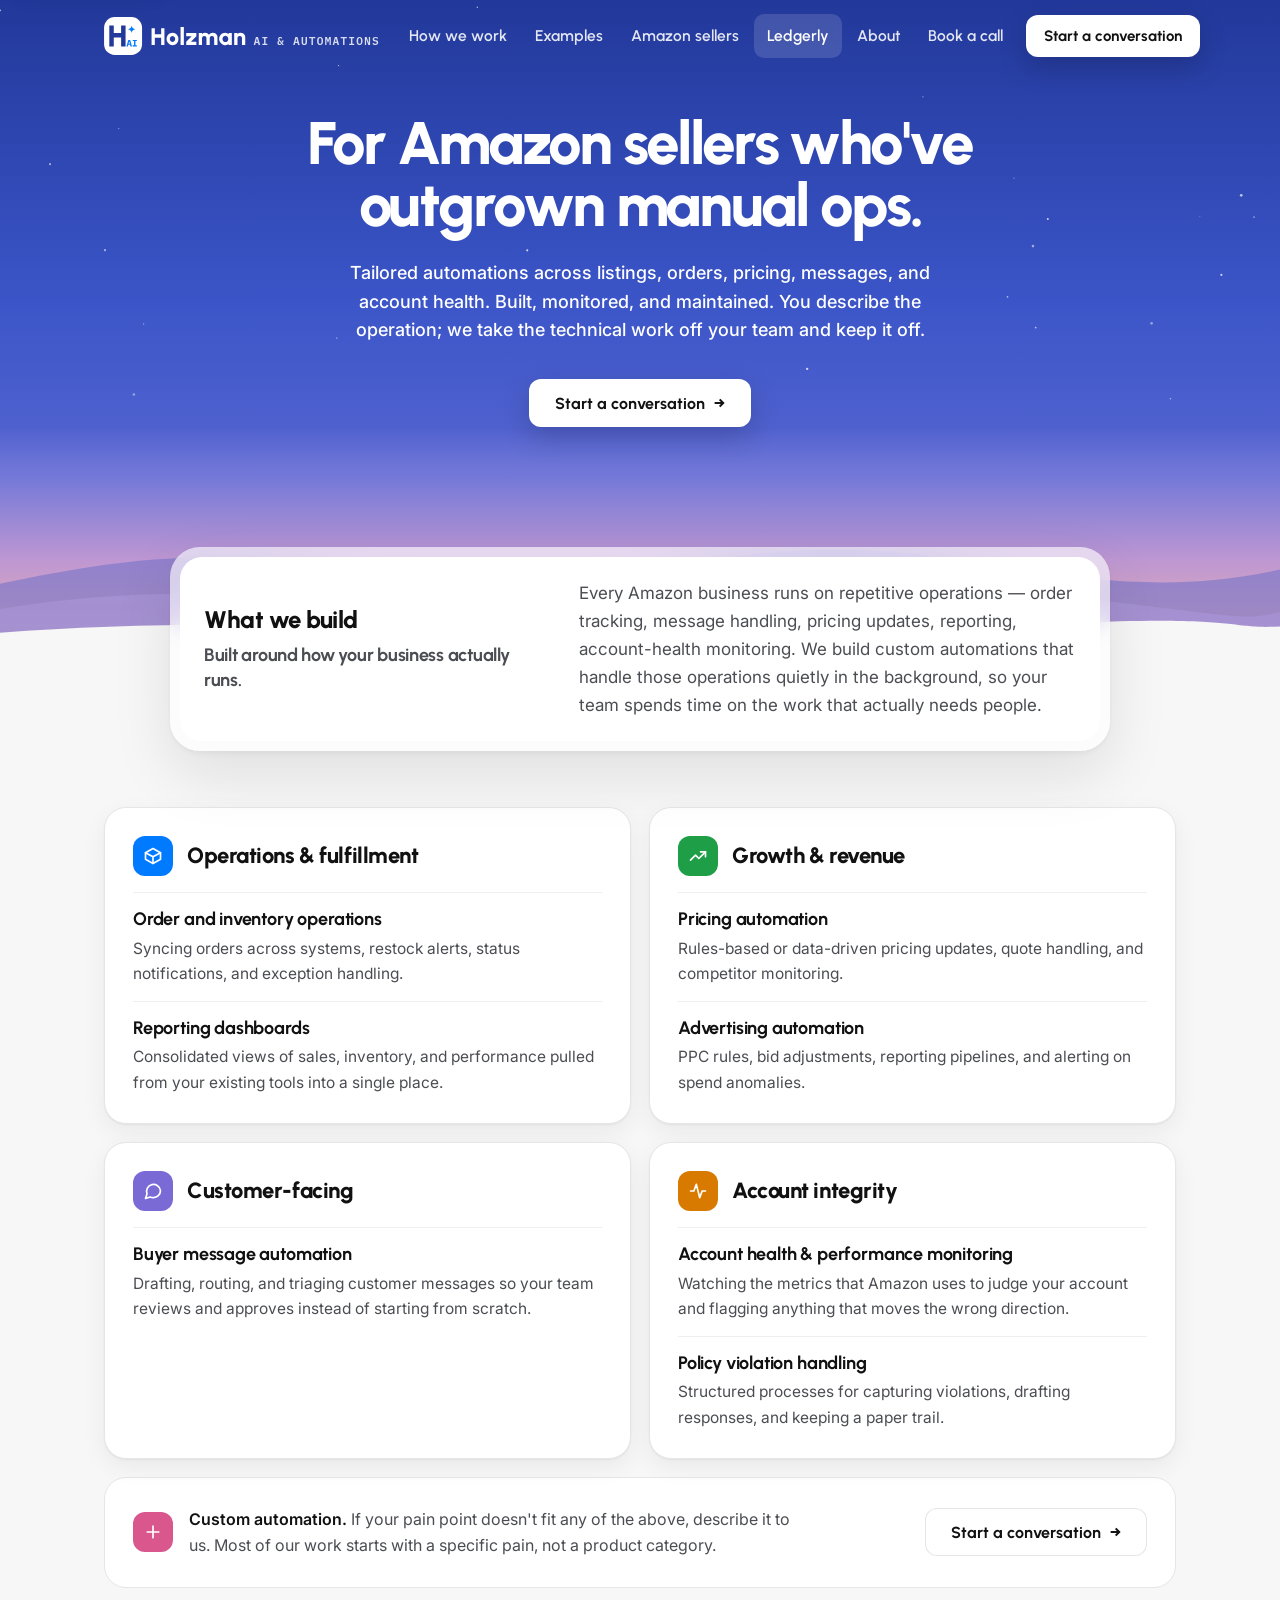
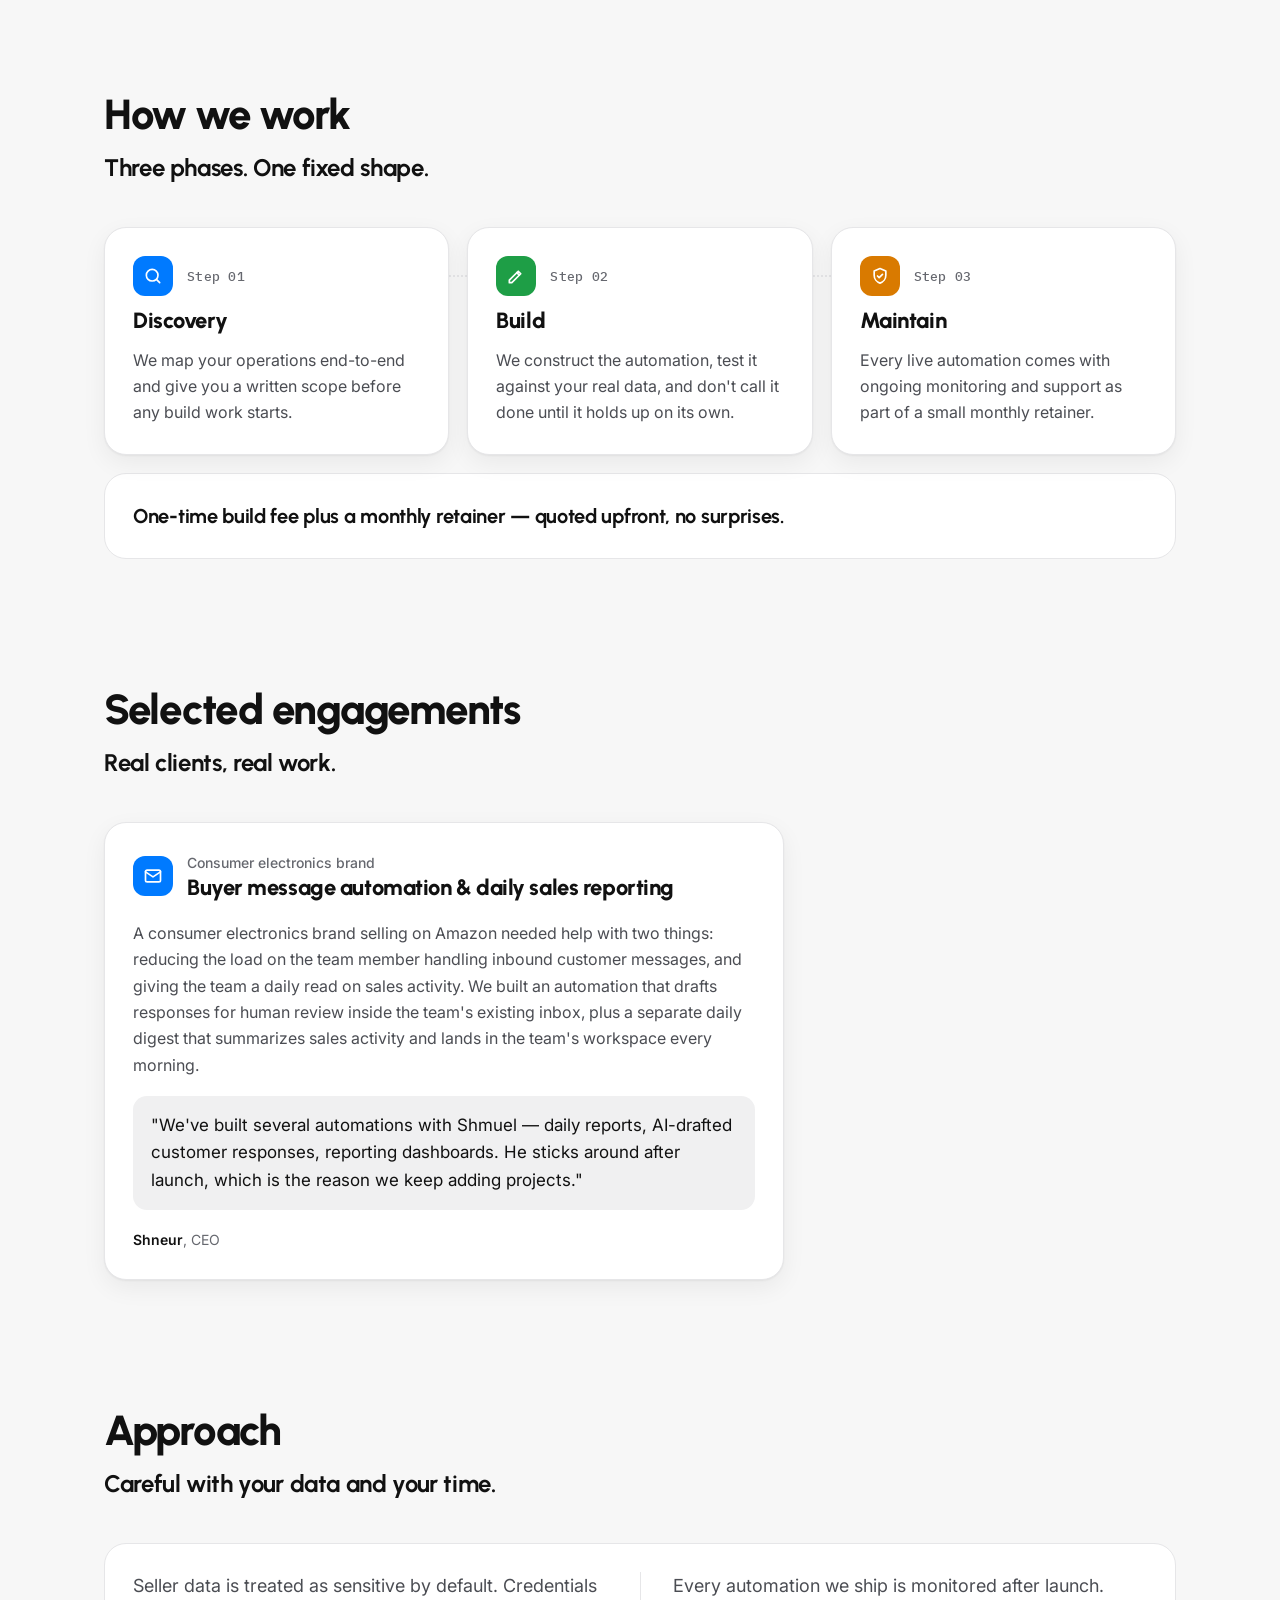
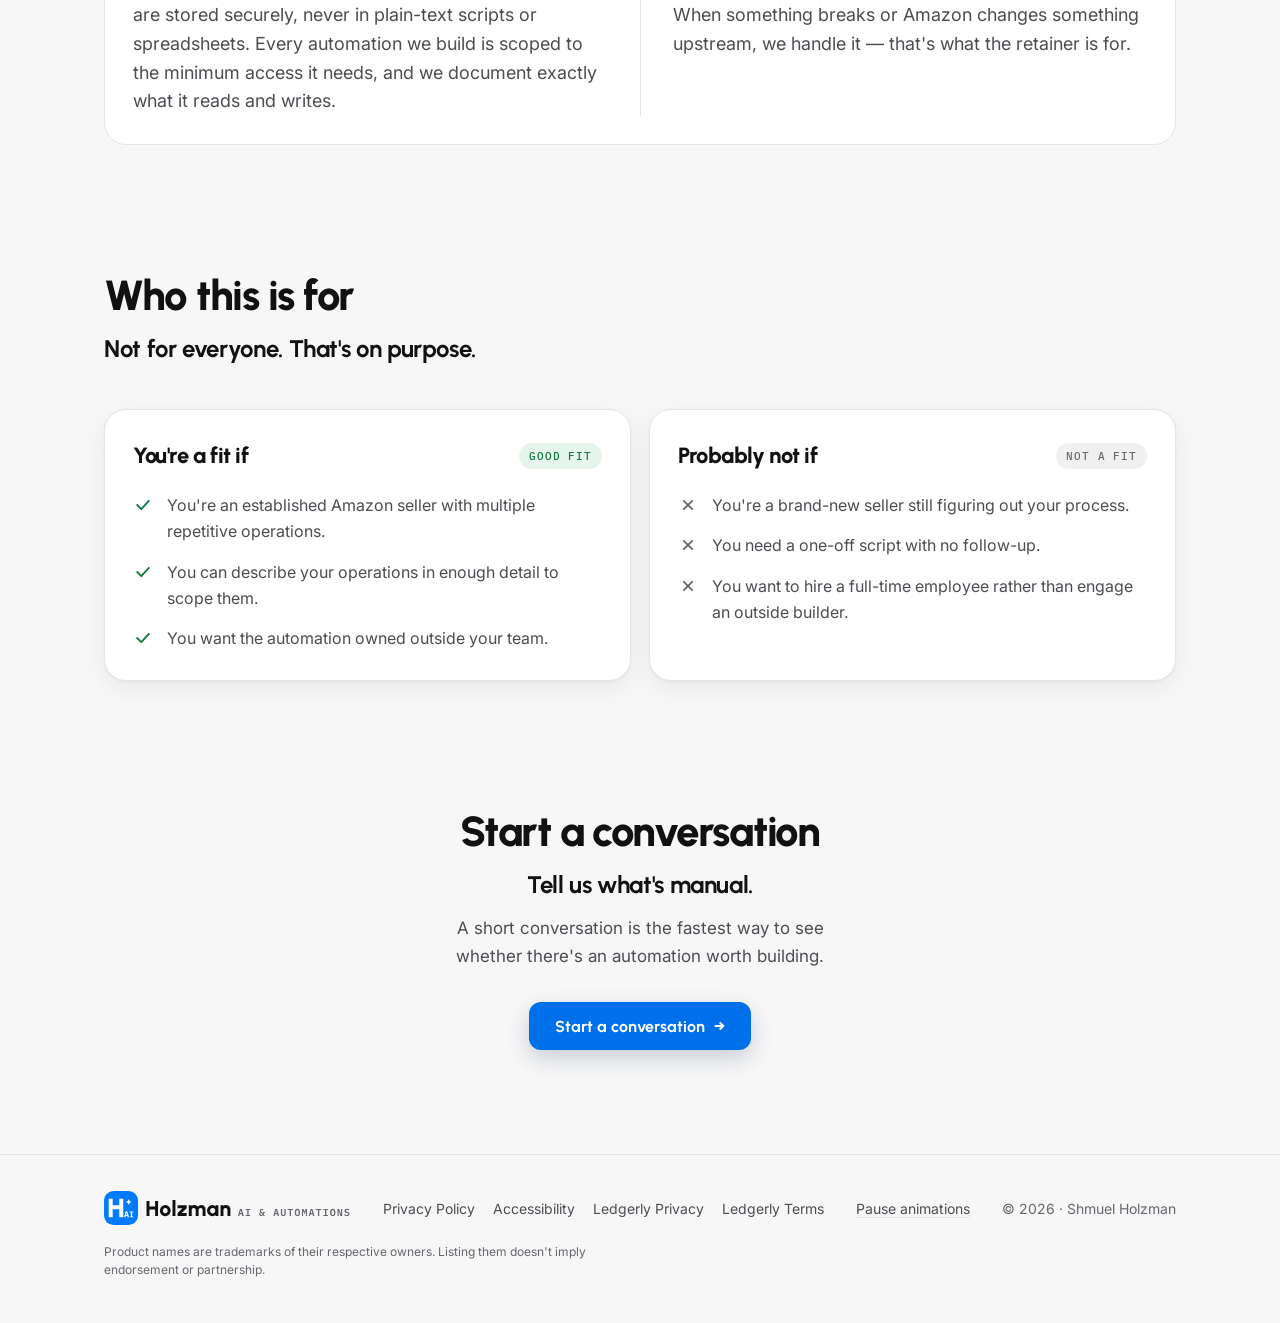
<file: ledgerly.html>
<!doctype html>
<html lang="en">
<head>
<meta charset="utf-8" />
<meta name="viewport" content="width=device-width,initial-scale=1" />
<title>Ledgerly — Holzman AI & Automations</title>
<meta name="description" content="Tailored Amazon seller automations for listings, orders, pricing, messages, and account health. Built and maintained by Holzman AI &amp; Automations." />
<link rel="canonical" href="https://holzman.ai/ledgerly" />

<link rel="icon" href="/favicon.svg" type="image/svg+xml" />
<link rel="icon" href="/favicon-32.png" sizes="32x32" type="image/png" />
<link rel="apple-touch-icon" href="/apple-touch-icon.png" />

<meta property="og:type" content="website" />
<meta property="og:site_name" content="Holzman AI &amp; Automations" />
<meta property="og:locale" content="en_US" />
<meta property="og:url" content="https://holzman.ai/ledgerly" />
<meta property="og:title" content="Ledgerly" />
<meta property="og:description" content="Tailored Amazon seller automations for listings, orders, pricing, messages, and account health. Built and maintained by Holzman AI &amp; Automations." />
<meta property="og:image" content="https://holzman.ai/og-card.png" />
<meta property="og:image:type" content="image/png" />
<meta property="og:image:width" content="1200" />
<meta property="og:image:height" content="630" />
<meta property="og:image:alt" content="Holzman AI &amp; Automations — Custom automations. Streamlined operations." />
<meta name="twitter:card" content="summary_large_image" />
<meta name="twitter:title" content="Ledgerly" />
<meta name="twitter:description" content="Tailored Amazon seller automations for listings, orders, pricing, messages, and account health. Built and maintained by Holzman AI &amp; Automations." />
<meta name="twitter:image" content="https://holzman.ai/og-card.png" />
<meta name="twitter:image:alt" content="Holzman AI &amp; Automations — Custom automations. Streamlined operations." />
<script type="application/ld+json">
{
  "@context": "https://schema.org",
  "@type": "Service",
  "@id": "https://holzman.ai/ledgerly#service",
  "name": "Ledgerly",
  "url": "https://holzman.ai/ledgerly",
  "serviceType": "Amazon seller operations automation",
  "category": "Business process automation",
  "description": "Tailored automations for Amazon sellers who have outgrown manual operations, across listings, orders, pricing, buyer messages and account health. Each automation is scoped in writing, built and tested against the seller's real data, then monitored and maintained under an ongoing retainer. Ledgerly is also the name of the Amazon Selling Partner API application that underpins this work.",
  "provider": {
    "@type": "Organization",
    "@id": "https://holzman.ai/#organization",
    "name": "Holzman AI & Automations",
    "url": "https://holzman.ai/"
  },
  "audience": {
    "@type": "BusinessAudience",
    "name": "Established Amazon sellers",
    "audienceType": "Amazon sellers",
    "description": "Established Amazon sellers with multiple repetitive operations who want the automation owned outside their own team."
  },
  "areaServed": "Worldwide",
  "hasOfferCatalog": {
    "@type": "OfferCatalog",
    "name": "Automation areas",
    "itemListElement": [
      { "@type": "Offer", "itemOffered": { "@type": "Service", "name": "Order and inventory operations automation" } },
      { "@type": "Offer", "itemOffered": { "@type": "Service", "name": "Reporting dashboards" } },
      { "@type": "Offer", "itemOffered": { "@type": "Service", "name": "Pricing and advertising automation" } },
      { "@type": "Offer", "itemOffered": { "@type": "Service", "name": "Buyer message drafting and triage" } },
      { "@type": "Offer", "itemOffered": { "@type": "Service", "name": "Account health and policy violation monitoring" } }
    ]
  },
  "isRelatedTo": { "@id": "https://holzman.ai/amazon-pnl#service" }
}
</script>
<link rel="preconnect" href="https://fonts.googleapis.com">
<link rel="preconnect" href="https://fonts.gstatic.com" crossorigin>
<link href="https://fonts.googleapis.com/css2?family=Urbanist:wght@700;800&family=Inter:wght@400;500;600&family=IBM+Plex+Mono:wght@500&display=swap" rel="stylesheet">
<link rel="stylesheet" href="/dusk.css?v=2026-10-13b">
<style>
  /* /ledgerly only; the system lives in /dusk.css */
  .dusk-copy .lead { max-width: 640px; text-wrap: pretty; }
  /* compact hero: the sheet overlaps the hills less than on the homepage */
  main .over-dusk { margin-top: -110px; }
  .intro { display: grid; grid-template-columns: 1fr 1.45fr; gap: 32px; align-items: center; }
  .intro h2 { font-weight: 800; font-size: 24px; letter-spacing: -.02em; line-height: 1.2; }
  .intro .lead-strong { font-size: 18px; line-height: 1.4; margin-top: 8px; color: var(--body); }
  .intro p { font-size: 17px; }

  .svc-body { padding-top: 56px; }
  .svc-grid { display: grid; grid-template-columns: 1fr 1fr; gap: 18px; }
  .svc-grid .card { display: grid; gap: 6px; align-content: start; }
  .svc-grid h3 { font-weight: 800; font-size: 22px; letter-spacing: -.02em; line-height: 1.2; }
  .svc-grid .titled { margin-bottom: 10px; }
  .svc-grid ul { list-style: none; margin: 0; padding: 0; display: grid; }
  .svc-grid li { padding-block: 14px; border-top: 1px solid var(--line-2); }
  .svc-grid li:last-child { padding-bottom: 0; }
  .svc-grid .n { font-family: var(--display); font-weight: 700; font-size: 18px; letter-spacing: -.01em; line-height: 1.35; color: var(--ink); }
  .svc-grid .d { font-size: 15.5px; margin-top: 4px; }
  .custom { margin-top: 18px; display: flex; align-items: center; justify-content: space-between; gap: 18px; flex-wrap: wrap; }
  .custom .txt { display: flex; align-items: center; gap: 16px; }
  .custom p { font-size: 16px; max-width: 620px; }
  .custom strong { color: var(--ink); font-weight: 600; }

  .phases { position: relative; display: grid; grid-template-columns: repeat(3, 1fr); gap: 18px; }
  .phases::before { content: ""; position: absolute; top: 48px; left: 8%; right: 8%; border-top: 2px dotted var(--line); }
  .phase { position: relative; display: grid; gap: 12px; align-content: start; }
  .phase .titled .data { color: var(--muted); }
  .phase h3 { font-weight: 800; font-size: 22px; letter-spacing: -.02em; line-height: 1.2; }
  .phase p { font-size: 16px; }
  .closer { margin-top: 18px; }
  .closer p { font-family: var(--display); font-weight: 700; font-size: 20px; line-height: 1.4; letter-spacing: -.015em; color: var(--ink); }

  .case { max-width: 680px; display: grid; gap: 18px; }
  .case .meta { display: block; font-size: 14px; font-weight: 500; color: var(--muted); }
  .case h3 { font-weight: 800; font-size: 22px; letter-spacing: -.02em; line-height: 1.25; }
  .case > p { font-size: 16px; }
  .case blockquote { margin: 0; }
  .case blockquote p { font-size: 17px; line-height: 1.6; color: var(--ink); }
  .case-attr { font-size: 14px; color: var(--muted); }
  .case-attr strong { color: var(--ink); font-weight: 600; }

  .approach { display: grid; grid-template-columns: 1fr 1fr; gap: 0; }
  .approach p { font-size: 18px; line-height: 1.6; padding-right: 32px; }
  .approach p + p { padding: 0 0 0 32px; border-left: 1px solid var(--line); }

  .fit { display: grid; grid-template-columns: 1fr 1fr; gap: 18px; }
  .fit .card { display: grid; gap: 18px; align-content: start; }
  .fit .head { display: flex; justify-content: space-between; align-items: center; gap: 12px; flex-wrap: wrap; }
  .fit h3 { font-weight: 800; font-size: 22px; letter-spacing: -.02em; }
  .fit ul { list-style: none; margin: 0; padding: 0; display: grid; gap: 14px; }
  .fit li { display: grid; grid-template-columns: 22px 1fr; gap: 12px; align-items: start; font-size: 16px; }
  .fit li svg { width: 20px; height: 20px; margin-top: 3px; fill: none; stroke-width: 2.2; stroke-linecap: round; stroke-linejoin: round; }
  .fit .yes li svg { stroke: var(--ok); }
  .fit .no li svg { stroke: var(--muted); }

  .closing { display: grid; justify-items: center; }
  .closing .sec-head { margin-bottom: 32px; }
  .closing .sec-head p { text-wrap: balance; }

  @media (max-width: 900px) {
    .intro, .phases, .fit, .approach { grid-template-columns: 1fr; }
    .intro { gap: 12px; }
    .phases::before { display: none; }
    .approach { gap: 20px; }
    .approach p, .approach p + p { padding: 0; border: 0; }
  }
  @media (max-width: 720px) {
    .svc-body { padding-top: 40px; }
    .svc-grid { grid-template-columns: 1fr; }
  }
  @media (max-width: 520px) {
    .custom .txt { align-items: flex-start; }
  }
</style>
</head>
<body>
<a class="skip" href="#main">Skip to content</a>

<header class="site-bar">
  <div class="wrap">
    <nav class="dusk-nav" aria-label="Main">
      <a class="lockup" href="/" aria-label="Holzman AI &amp; Automations home"><img src="/logo-reverse.svg" alt="Holzman AI &amp; Automations" width="276" height="38"></a>
      <div class="links">
        <a class="nav-lo" href="/#how">How we work</a>
        <a href="/examples">Examples</a>
        <a href="/amazon-sellers">Amazon sellers</a>
        <a href="/ledgerly" aria-current="page">Ledgerly</a>
        <a class="nav-lo" href="/#about">About</a>
        <a href="/book">Book a call</a>
        <a class="btn btn-white btn-sm nav-wide" href="#contact">Start a conversation</a>
        <a class="btn btn-white btn-sm nav-narrow" href="/book">Book a call</a>
      </div>
    </nav>
  </div>
</header>

<div class="dusk compact" id="top">
  <svg class="stars" aria-hidden="true" focusable="false"><circle cx="0.02%" cy="2.54%" r="0.84" opacity="0.62" style="animation-delay:0.86s;animation-duration:2.69s"/><circle cx="8.20%" cy="61.39%" r="1.06" opacity="0.60" style="animation-delay:2.79s;animation-duration:5.06s"/><circle cx="11.22%" cy="79.52%" r="0.71" opacity="0.44" style="animation-delay:1.48s;animation-duration:3.06s"/><circle cx="81.86%" cy="53.74%" r="1.04" opacity="0.75" style="animation-delay:1.86s;animation-duration:3.64s"/><circle cx="46.18%" cy="11.94%" r="0.60" opacity="0.37" style="animation-delay:1.93s;animation-duration:2.93s"/><circle cx="93.74%" cy="53.06%" r="0.53" opacity="0.40" style="animation-delay:3.16s;animation-duration:4.03s"/><circle cx="55.07%" cy="39.74%" r="1.21" opacity="0.55" style="animation-delay:2.32s;animation-duration:4.16s"/><circle cx="62.12%" cy="32.72%" r="1.39" opacity="0.69" style="animation-delay:1.79s;animation-duration:3.51s"/><circle cx="27.23%" cy="3.75%" r="1.07" opacity="0.84" style="animation-delay:1.59s;animation-duration:3.44s"/><circle cx="26.31%" cy="82.97%" r="0.67" opacity="0.67" style="animation-delay:3.10s;animation-duration:3.62s"/><circle cx="80.70%" cy="60.40%" r="1.29" opacity="0.52" style="animation-delay:2.36s;animation-duration:3.54s"/><circle cx="12.13%" cy="8.69%" r="1.22" opacity="0.70" style="animation-delay:1.76s;animation-duration:4.77s"/><circle cx="37.29%" cy="1.78%" r="0.67" opacity="0.69" style="animation-delay:2.18s;animation-duration:3.00s"/><circle cx="51.48%" cy="71.47%" r="0.54" opacity="0.79" style="animation-delay:1.24s;animation-duration:4.77s"/><circle cx="96.97%" cy="47.95%" r="1.34" opacity="0.69" style="animation-delay:3.36s;animation-duration:3.74s"/><circle cx="36.35%" cy="4.54%" r="0.57" opacity="0.75" style="animation-delay:2.03s;animation-duration:3.79s"/><circle cx="47.79%" cy="35.47%" r="0.67" opacity="0.63" style="animation-delay:1.22s;animation-duration:4.58s"/><circle cx="60.59%" cy="10.15%" r="0.98" opacity="0.42" style="animation-delay:1.55s;animation-duration:4.58s"/><circle cx="29.23%" cy="46.50%" r="1.38" opacity="0.46" style="animation-delay:2.57s;animation-duration:3.87s"/><circle cx="37.15%" cy="36.69%" r="1.11" opacity="0.80" style="animation-delay:1.49s;animation-duration:5.20s"/><circle cx="9.28%" cy="31.55%" r="0.56" opacity="0.61" style="animation-delay:2.10s;animation-duration:3.45s"/><circle cx="57.16%" cy="51.79%" r="0.64" opacity="0.50" style="animation-delay:1.36s;animation-duration:5.19s"/><circle cx="45.77%" cy="67.10%" r="1.29" opacity="0.81" style="animation-delay:1.68s;animation-duration:3.62s"/><circle cx="50.53%" cy="44.82%" r="1.02" opacity="0.84" style="animation-delay:2.69s;animation-duration:3.66s"/><circle cx="61.60%" cy="40.16%" r="0.74" opacity="0.85" style="animation-delay:2.72s;animation-duration:3.21s"/><circle cx="67.27%" cy="10.52%" r="1.31" opacity="0.65" style="animation-delay:1.17s;animation-duration:3.83s"/><circle cx="91.44%" cy="97.88%" r="0.77" opacity="0.59" style="animation-delay:2.38s;animation-duration:5.09s"/><circle cx="95.42%" cy="67.48%" r="1.09" opacity="0.72" style="animation-delay:2.75s;animation-duration:3.29s"/><circle cx="79.22%" cy="43.72%" r="0.52" opacity="0.53" style="animation-delay:0.41s;animation-duration:4.50s"/><circle cx="63.45%" cy="40.28%" r="1.24" opacity="0.40" style="animation-delay:0.04s;animation-duration:3.83s"/><circle cx="3.91%" cy="40.29%" r="1.05" opacity="0.56" style="animation-delay:3.36s;animation-duration:5.07s"/><circle cx="63.06%" cy="90.52%" r="1.18" opacity="0.75" style="animation-delay:2.85s;animation-duration:4.26s"/><circle cx="80.91%" cy="80.39%" r="0.85" opacity="0.67" style="animation-delay:3.00s;animation-duration:4.04s"/><circle cx="10.46%" cy="96.80%" r="1.26" opacity="0.43" style="animation-delay:2.39s;animation-duration:5.07s"/><circle cx="57.92%" cy="65.43%" r="0.82" opacity="0.77" style="animation-delay:1.29s;animation-duration:3.96s"/><circle cx="26.45%" cy="16.10%" r="0.61" opacity="0.74" style="animation-delay:3.38s;animation-duration:3.80s"/><circle cx="41.66%" cy="25.03%" r="0.55" opacity="0.57" style="animation-delay:1.29s;animation-duration:2.79s"/><circle cx="65.64%" cy="49.95%" r="0.87" opacity="0.47" style="animation-delay:1.21s;animation-duration:4.39s"/><circle cx="58.98%" cy="8.26%" r="1.32" opacity="0.59" style="animation-delay:1.74s;animation-duration:3.12s"/><circle cx="35.80%" cy="75.53%" r="1.36" opacity="0.48" style="animation-delay:0.89s;animation-duration:4.78s"/><circle cx="27.46%" cy="11.37%" r="1.18" opacity="0.63" style="animation-delay:1.36s;animation-duration:4.85s"/><circle cx="97.97%" cy="53.29%" r="0.95" opacity="0.44" style="animation-delay:0.05s;animation-duration:2.65s"/><circle cx="78.71%" cy="72.87%" r="0.81" opacity="0.65" style="animation-delay:2.37s;animation-duration:4.30s"/><circle cx="72.10%" cy="23.77%" r="0.77" opacity="0.38" style="animation-delay:0.59s;animation-duration:4.89s"/><circle cx="57.21%" cy="48.02%" r="1.33" opacity="0.81" style="animation-delay:2.94s;animation-duration:5.05s"/><circle cx="89.97%" cy="79.35%" r="1.37" opacity="0.45" style="animation-delay:3.13s;animation-duration:3.99s"/><circle cx="86.79%" cy="2.89%" r="1.14" opacity="0.59" style="animation-delay:1.57s;animation-duration:3.28s"/><circle cx="41.19%" cy="61.44%" r="1.05" opacity="0.78" style="animation-delay:0.47s;animation-duration:3.01s"/></svg>
  <div class="wrap">
    <div class="dusk-copy">
      <h1 class="h-hero">For Amazon sellers who've outgrown manual ops.</h1>
      <p class="lead">Tailored automations across listings, orders, pricing, messages, and account health. Built, monitored, and maintained. You describe the operation; we take the technical work off your team and keep it off.</p>
      <div class="dusk-ctas">
        <a class="btn btn-white" href="#contact">Start a conversation <span class="arr" aria-hidden="true">→</span></a>
      </div>
    </div>
  </div>
  <svg class="hills" viewBox="0 0 1440 190" preserveAspectRatio="none" aria-hidden="true" focusable="false"><path d="M0 96C110 70 210 52 330 70S560 118 700 86S940 40 1080 66S1320 108 1440 78V190H0Z" fill="#6E6FC9" opacity=".55"/><path d="M0 128C150 100 290 106 420 124S650 156 820 122S1100 98 1260 120S1400 140 1440 132V190H0Z" fill="#A894D8" opacity=".7"/><path d="M0 158C200 140 420 148 640 164S1000 156 1200 146S1380 154 1440 150V190H0Z" fill="#F7F7F7"/></svg>
</div>

<main id="main">
  <section id="services" aria-labelledby="services-h">
    <div class="over-dusk wrap">
      <div class="float">
        <div class="float-in intro">
          <div>
            <h2 id="services-h">What we build</h2>
            <p class="lead-strong">Built around how your business actually runs.</p>
          </div>
          <p>Every Amazon business runs on repetitive operations — order tracking, message handling, pricing updates, reporting, account-health monitoring. We build custom automations that handle those operations quietly in the background, so your team spends time on the work that actually needs people.</p>
        </div>
      </div>
    </div>
    <div class="wrap svc-body">
      <div class="svc-grid" role="list">
        <article class="card lift reveal" role="listitem" aria-labelledby="svc-ops">
          <div class="titled"><span class="tile t-blue"><svg viewBox="0 0 24 24" aria-hidden="true"><path d="M21 8 12 3 3 8v8l9 5 9-5Z"/><path d="m3 8 9 5 9-5M12 13v8"/></svg></span><h3 id="svc-ops">Operations &amp; fulfillment</h3></div>
          <ul>
            <li><div class="n">Order and inventory operations</div><p class="d">Syncing orders across systems, restock alerts, status notifications, and exception handling.</p></li>
            <li><div class="n">Reporting dashboards</div><p class="d">Consolidated views of sales, inventory, and performance pulled from your existing tools into a single place.</p></li>
          </ul>
        </article>
        <article class="card lift reveal d1" role="listitem" aria-labelledby="svc-growth">
          <div class="titled"><span class="tile t-green"><svg viewBox="0 0 24 24" aria-hidden="true"><path d="m3 17 6-6 4 4 8-8"/><path d="M15 7h6v6"/></svg></span><h3 id="svc-growth">Growth &amp; revenue</h3></div>
          <ul>
            <li><div class="n">Pricing automation</div><p class="d">Rules-based or data-driven pricing updates, quote handling, and competitor monitoring.</p></li>
            <li><div class="n">Advertising automation</div><p class="d">PPC rules, bid adjustments, reporting pipelines, and alerting on spend anomalies.</p></li>
          </ul>
        </article>
        <article class="card lift reveal" role="listitem" aria-labelledby="svc-customer">
          <div class="titled"><span class="tile t-violet"><svg viewBox="0 0 24 24" aria-hidden="true"><path d="M21 11.5a8.4 8.4 0 0 1-9 8.4 8.6 8.6 0 0 1-3.5-.7L3 21l1.8-5.5a8.4 8.4 0 1 1 16.2-4Z"/></svg></span><h3 id="svc-customer">Customer-facing</h3></div>
          <ul>
            <li><div class="n">Buyer message automation</div><p class="d">Drafting, routing, and triaging customer messages so your team reviews and approves instead of starting from scratch.</p></li>
          </ul>
        </article>
        <article class="card lift reveal d1" role="listitem" aria-labelledby="svc-integrity">
          <div class="titled"><span class="tile t-amber"><svg viewBox="0 0 24 24" aria-hidden="true"><path d="M3 12h4l3-8 4 16 3-8h4"/></svg></span><h3 id="svc-integrity">Account integrity</h3></div>
          <ul>
            <li><div class="n">Account health &amp; performance monitoring</div><p class="d">Watching the metrics that Amazon uses to judge your account and flagging anything that moves the wrong direction.</p></li>
            <li><div class="n">Policy violation handling</div><p class="d">Structured processes for capturing violations, drafting responses, and keeping a paper trail.</p></li>
          </ul>
        </article>
      </div>
      <aside class="card-flat custom" aria-label="Custom automation">
        <div class="txt">
          <span class="tile t-pink"><svg viewBox="0 0 24 24" aria-hidden="true"><path d="M12 5v14M5 12h14"/></svg></span>
          <p><strong>Custom automation.</strong> If your pain point doesn't fit any of the above, describe it to us. Most of our work starts with a specific pain, not a product category.</p>
        </div>
        <a class="btn btn-quiet" href="#contact">Start a conversation <span class="arr" aria-hidden="true">→</span></a>
      </aside>
    </div>
  </section>

  <section class="sec" id="how" aria-labelledby="how-h">
    <div class="wrap">
      <div class="sec-head reveal">
        <h2 class="h-sec" id="how-h">How we work</h2>
        <p class="lead-strong">Three phases. One fixed shape.</p>
      </div>
      <div class="phases">
        <div class="card phase lift reveal">
          <div class="titled"><span class="tile t-blue"><svg viewBox="0 0 24 24" aria-hidden="true"><circle cx="11" cy="11" r="7"/><path d="m20 20-3.6-3.6"/></svg></span><span class="data">Step 01</span></div>
          <h3>Discovery</h3>
          <p>We map your operations end-to-end and give you a written scope before any build work starts.</p>
        </div>
        <div class="card phase lift reveal d1">
          <div class="titled"><span class="tile t-green"><svg viewBox="0 0 24 24" aria-hidden="true"><path d="m14.7 6.3 3 3L7 20H4v-3L14.7 6.3Z"/><path d="m13 8 3 3"/></svg></span><span class="data">Step 02</span></div>
          <h3>Build</h3>
          <p>We construct the automation, test it against your real data, and don't call it done until it holds up on its own.</p>
        </div>
        <div class="card phase lift reveal d2">
          <div class="titled"><span class="tile t-amber"><svg viewBox="0 0 24 24" aria-hidden="true"><path d="M12 3 5 6v5c0 4.4 3 8.3 7 9.5 4-1.2 7-5.1 7-9.5V6l-7-3Z"/><path d="m9 12 2 2 4-4"/></svg></span><span class="data">Step 03</span></div>
          <h3>Maintain</h3>
          <p>Every live automation comes with ongoing monitoring and support as part of a small monthly retainer.</p>
        </div>
      </div>
      <div class="card-flat closer reveal">
        <p>One-time build fee plus a monthly retainer — quoted upfront, no surprises.</p>
      </div>
    </div>
  </section>

  <section class="sec" id="engagements" aria-labelledby="engagements-h">
    <div class="wrap">
      <div class="sec-head reveal">
        <h2 class="h-sec" id="engagements-h">Selected engagements</h2>
        <p class="lead-strong">Real clients, real work.</p>
      </div>
      <article class="card case reveal">
        <div class="titled"><span class="tile t-blue"><svg viewBox="0 0 24 24" aria-hidden="true"><rect x="3" y="5" width="18" height="14" rx="2"/><path d="m3 7 9 6 9-6"/></svg></span><div><span class="meta">Consumer electronics brand</span><h3>Buyer message automation &amp; daily sales reporting</h3></div></div>
        <p>A consumer electronics brand selling on Amazon needed help with two things: reducing the load on the team member handling inbound customer messages, and giving the team a daily read on sales activity. We built an automation that drafts responses for human review inside the team's existing inbox, plus a separate daily digest that summarizes sales activity and lands in the team's workspace every morning.</p>
        <blockquote class="well">
          <p>"We've built several automations with Shmuel — daily reports, AI-drafted customer responses, reporting dashboards. He sticks around after launch, which is the reason we keep adding projects."</p>
        </blockquote>
        <div class="case-attr"><strong>Shneur</strong>, CEO</div>
      </article>
    </div>
  </section>

  <section class="sec" id="approach" aria-labelledby="approach-h">
    <div class="wrap">
      <div class="sec-head reveal">
        <h2 class="h-sec" id="approach-h">Approach</h2>
        <p class="lead-strong">Careful with your data and your time.</p>
      </div>
      <div class="card-flat approach reveal">
        <p>Seller data is treated as sensitive by default. Credentials are stored securely, never in plain-text scripts or spreadsheets. Every automation we build is scoped to the minimum access it needs, and we document exactly what it reads and writes.</p>
        <p>Every automation we ship is monitored after launch. When something breaks or Amazon changes something upstream, we handle it — that's what the retainer is for.</p>
      </div>
    </div>
  </section>

  <section class="sec" id="fit" aria-labelledby="fit-h">
    <div class="wrap">
      <div class="sec-head reveal">
        <h2 class="h-sec" id="fit-h">Who this is for</h2>
        <p class="lead-strong">Not for everyone. That's on purpose.</p>
      </div>
      <div class="fit">
        <div class="card yes reveal">
          <div class="head"><h3>You're a fit if</h3><span class="chip chip-ok">Good fit</span></div>
          <ul>
            <li><svg viewBox="0 0 24 24" aria-hidden="true"><path d="m5 12 5 5 9-10"/></svg><span>You're an established Amazon seller with multiple repetitive operations.</span></li>
            <li><svg viewBox="0 0 24 24" aria-hidden="true"><path d="m5 12 5 5 9-10"/></svg><span>You can describe your operations in enough detail to scope them.</span></li>
            <li><svg viewBox="0 0 24 24" aria-hidden="true"><path d="m5 12 5 5 9-10"/></svg><span>You want the automation owned outside your team.</span></li>
          </ul>
        </div>
        <div class="card no reveal d1">
          <div class="head"><h3>Probably not if</h3><span class="chip chip-neutral">Not a fit</span></div>
          <ul>
            <li><svg viewBox="0 0 24 24" aria-hidden="true"><path d="M7 7l10 10M17 7 7 17"/></svg><span>You're a brand-new seller still figuring out your process.</span></li>
            <li><svg viewBox="0 0 24 24" aria-hidden="true"><path d="M7 7l10 10M17 7 7 17"/></svg><span>You need a one-off script with no follow-up.</span></li>
            <li><svg viewBox="0 0 24 24" aria-hidden="true"><path d="M7 7l10 10M17 7 7 17"/></svg><span>You want to hire a full-time employee rather than engage an outside builder.</span></li>
          </ul>
        </div>
      </div>
    </div>
  </section>

  <section class="sec" id="contact" aria-labelledby="contact-h">
    <div class="wrap closing">
      <div class="sec-head center reveal">
        <h2 class="h-sec" id="contact-h">Start a conversation</h2>
        <p class="lead-strong">Tell us what's manual.</p>
        <p>A short conversation is the fastest way to see whether there's an automation worth building.</p>
      </div>
      <a class="btn btn-primary" href="mailto:shmuel@holzman.ai">Start a conversation <span class="arr" aria-hidden="true">→</span></a>
    </div>
  </section>
</main>

<footer class="site-foot">
  <div class="wrap row">
    <a class="lockup" href="/" aria-label="Holzman AI &amp; Automations home"><img src="/logo.svg" alt="Holzman AI &amp; Automations" width="247" height="34"></a>
    <nav aria-label="Legal"><a href="/privacy-policy">Privacy Policy</a><a href="/accessibility">Accessibility</a><a href="/privacy">Ledgerly Privacy</a><a href="/terms">Ledgerly Terms</a></nav>
    <button class="motion-toggle" type="button" hidden>Pause animations</button>
    <span class="copy">© 2026 · Shmuel Holzman</span>
    <p class="tm">Product names are trademarks of their respective owners. Listing them doesn't imply endorsement or partnership.</p>
  </div>
</footer>

<script src="/dusk.js?v=2026-10-13" defer></script>
</body>
</html>
</file>
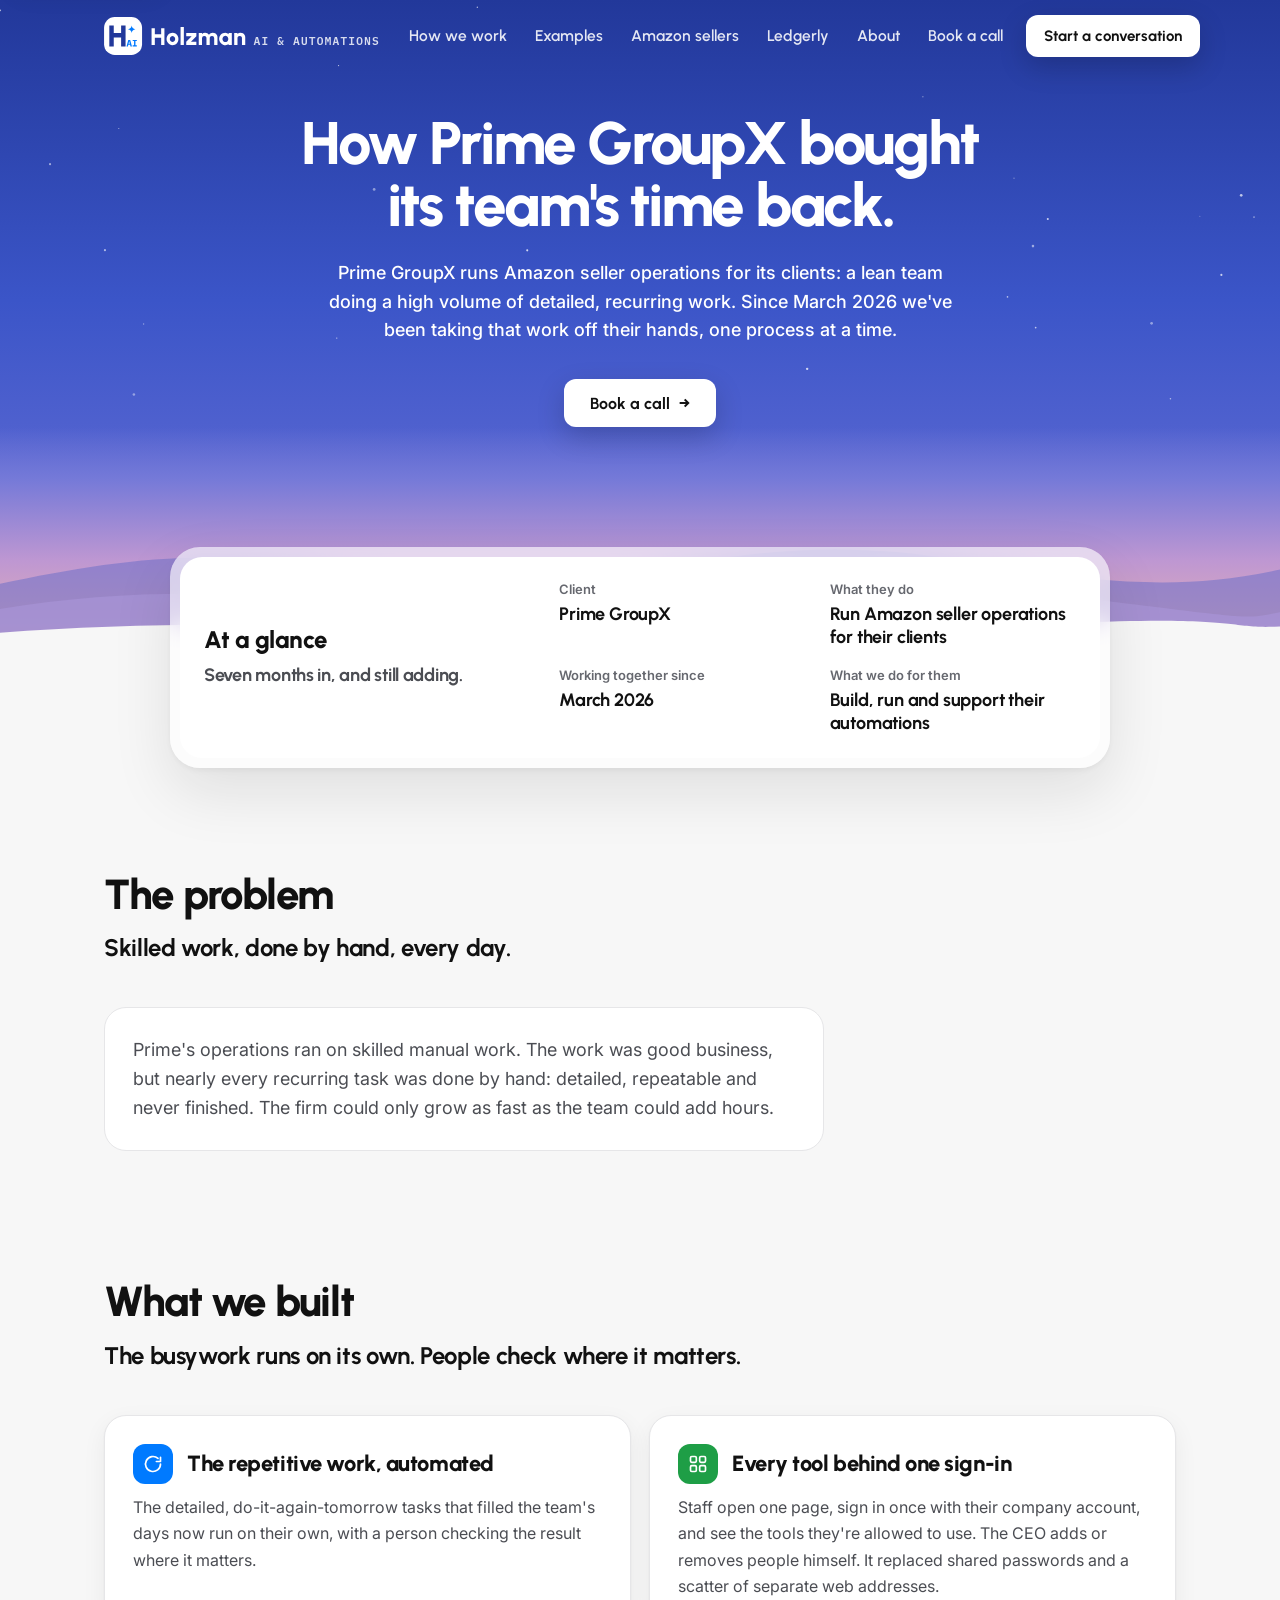
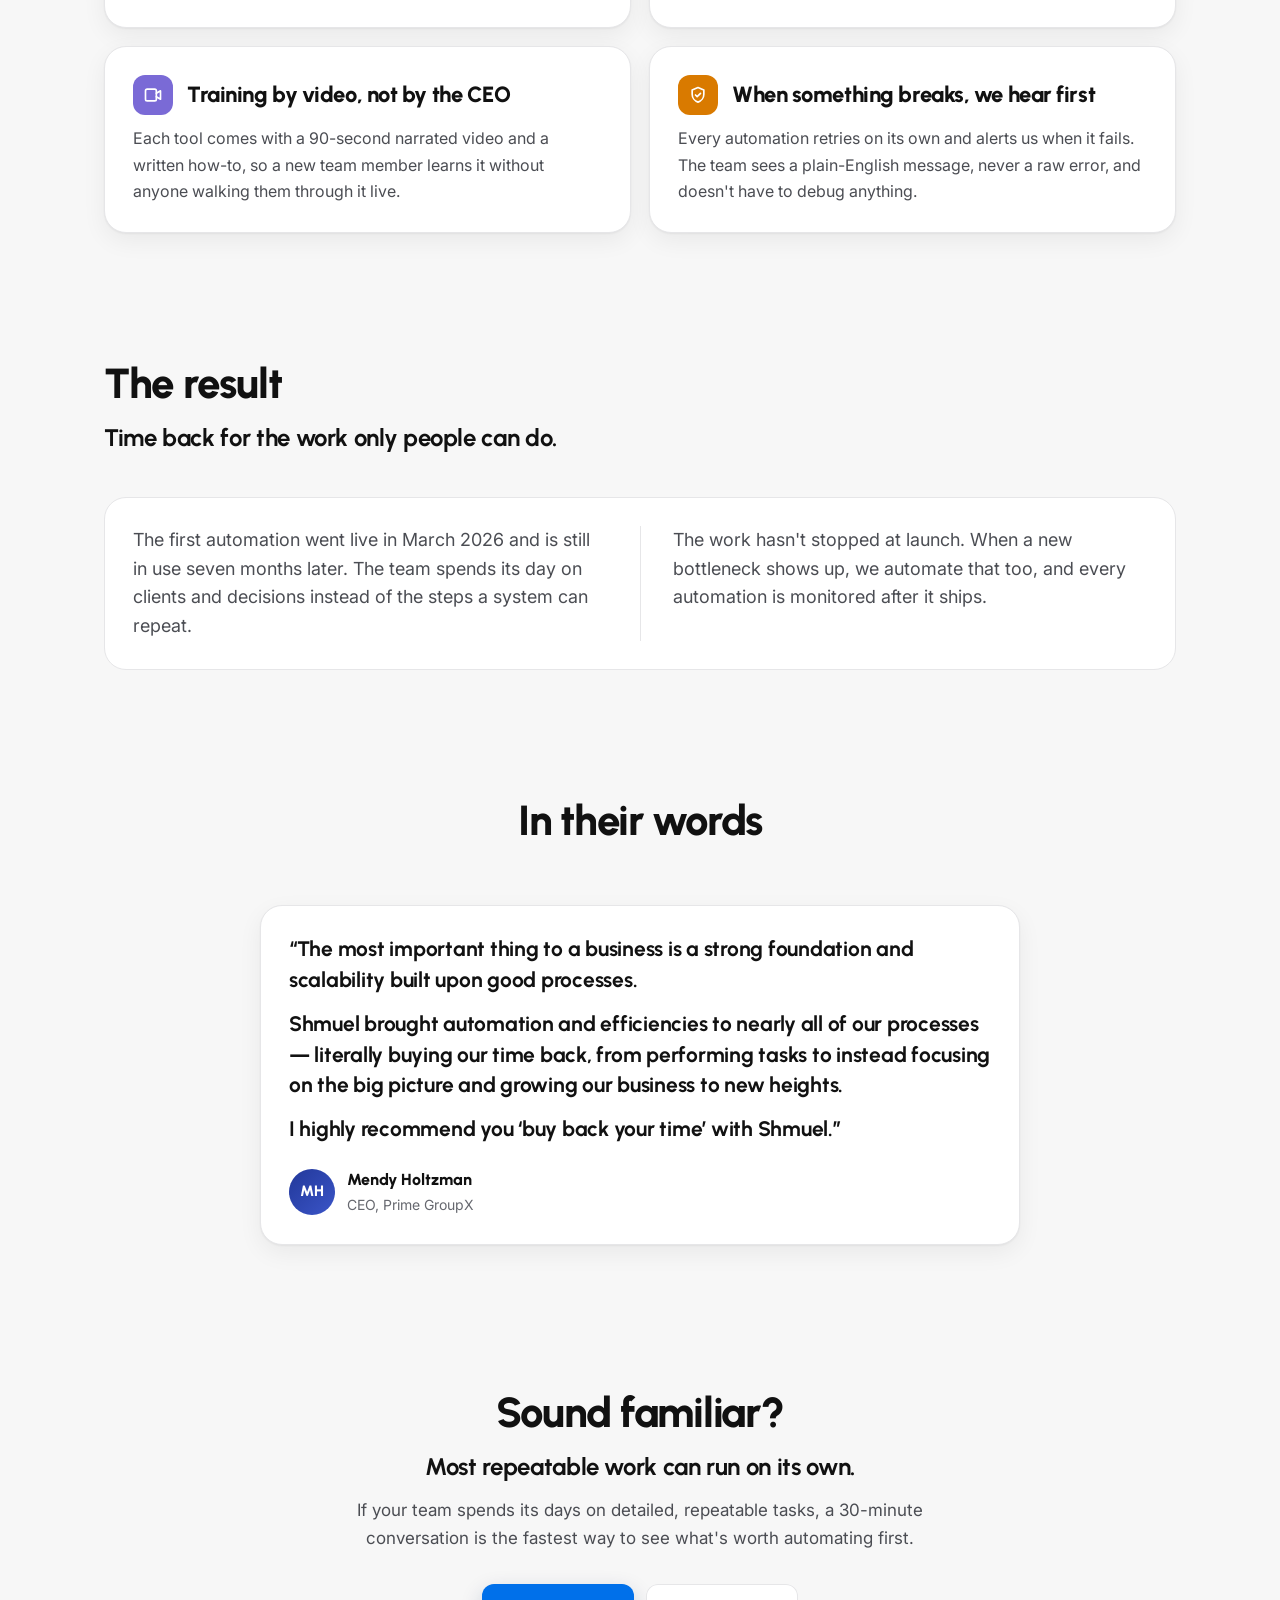
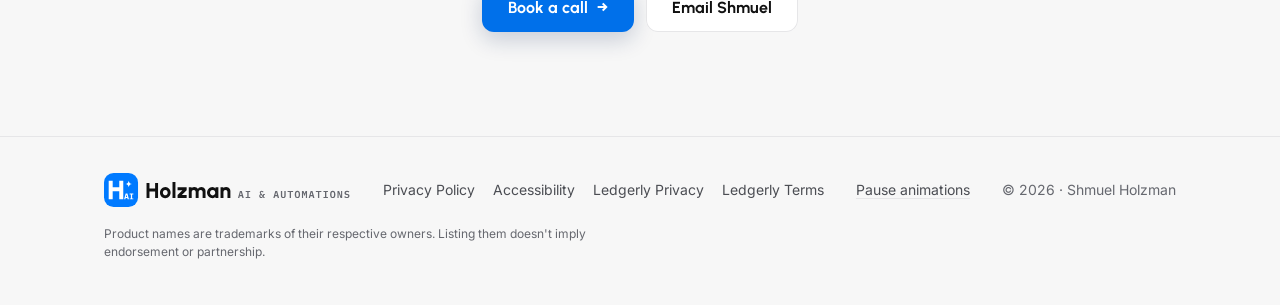
<file: prime-groupx.html>
<!doctype html>
<html lang="en">
<head>
<meta charset="utf-8" />
<meta name="viewport" content="width=device-width,initial-scale=1" />
<title>Prime GroupX case study — Holzman AI &amp; Automations</title>
<meta name="description" content="How Prime GroupX, a firm that runs Amazon seller operations for its clients, got its team's time back: repetitive work automated, every tool behind one sign-in, staff trained by video." />
<link rel="canonical" href="https://holzman.ai/prime-groupx" />

<link rel="icon" href="/favicon.svg" type="image/svg+xml" />
<link rel="icon" href="/favicon-32.png" sizes="32x32" type="image/png" />
<link rel="apple-touch-icon" href="/apple-touch-icon.png" />

<meta property="og:type" content="article" />
<meta property="og:site_name" content="Holzman AI &amp; Automations" />
<meta property="og:locale" content="en_US" />
<meta property="og:url" content="https://holzman.ai/prime-groupx" />
<meta property="og:title" content="How Prime GroupX bought its team's time back" />
<meta property="og:description" content="How Prime GroupX, a firm that runs Amazon seller operations for its clients, got its team's time back: repetitive work automated, every tool behind one sign-in, staff trained by video." />
<meta property="og:image" content="https://holzman.ai/og-card.png" />
<meta property="og:image:type" content="image/png" />
<meta property="og:image:width" content="1200" />
<meta property="og:image:height" content="630" />
<meta property="og:image:alt" content="Holzman AI &amp; Automations — Custom automations. Streamlined operations." />
<meta name="twitter:card" content="summary_large_image" />
<meta name="twitter:title" content="How Prime GroupX bought its team's time back" />
<meta name="twitter:description" content="How Prime GroupX, a firm that runs Amazon seller operations for its clients, got its team's time back: repetitive work automated, every tool behind one sign-in, staff trained by video." />
<meta name="twitter:image" content="https://holzman.ai/og-card.png" />
<meta name="twitter:image:alt" content="Holzman AI &amp; Automations — Custom automations. Streamlined operations." />
<script type="application/ld+json">
{
  "@context": "https://schema.org",
  "@type": "Article",
  "@id": "https://holzman.ai/prime-groupx#article",
  "headline": "How Prime GroupX bought its team's time back",
  "url": "https://holzman.ai/prime-groupx",
  "description": "How Prime GroupX, a firm that runs Amazon seller operations for its clients, got its team's time back: repetitive work automated, every tool behind one sign-in, staff trained by video.",
  "author": { "@type": "Organization", "@id": "https://holzman.ai/#organization", "name": "Holzman AI & Automations", "url": "https://holzman.ai/" },
  "publisher": { "@type": "Organization", "@id": "https://holzman.ai/#organization", "name": "Holzman AI & Automations", "url": "https://holzman.ai/" },
  "about": { "@type": "Organization", "name": "Prime GroupX", "description": "A firm that runs Amazon seller operations on behalf of its clients." }
}
</script>
<link rel="preconnect" href="https://fonts.googleapis.com">
<link rel="preconnect" href="https://fonts.gstatic.com" crossorigin>
<link href="https://fonts.googleapis.com/css2?family=Urbanist:wght@700;800&family=Inter:wght@400;500;600&family=IBM+Plex+Mono:wght@500&display=swap" rel="stylesheet">
<link rel="stylesheet" href="/dusk.css?v=2026-10-13b">
<style>
  /* /prime-groupx only; the system lives in /dusk.css */
  .dusk-copy .lead { max-width: 640px; text-wrap: pretty; }
  main .over-dusk { margin-top: -110px; }
  .glance { display: grid; grid-template-columns: 1fr 1.6fr; gap: 32px; align-items: center; }
  .glance h2 { font-weight: 800; font-size: 24px; letter-spacing: -.02em; line-height: 1.2; }
  .glance .lead-strong { font-size: 18px; line-height: 1.4; margin-top: 8px; color: var(--body); }
  .glance dl { display: grid; grid-template-columns: 1fr 1fr; gap: 16px 24px; margin: 0; }
  .glance dt { font-size: 13px; font-weight: 600; color: var(--muted); }
  .glance dd { margin: 2px 0 0; font-family: var(--display); font-weight: 700; font-size: 18px; line-height: 1.3; color: var(--ink); letter-spacing: -.01em; }
  .problem { max-width: 720px; }
  .problem p { font-size: 18px; line-height: 1.6; }
  .built { display: grid; grid-template-columns: 1fr 1fr; gap: 18px; }
  .built .card { display: grid; gap: 10px; align-content: start; }
  .built h3 { font-weight: 800; font-size: 22px; letter-spacing: -.02em; line-height: 1.2; }
  .built p { font-size: 16px; }
  .result { display: grid; grid-template-columns: 1fr 1fr; gap: 0; }
  .result p { font-size: 18px; line-height: 1.6; padding-right: 32px; }
  .result p + p { padding: 0 0 0 32px; border-left: 1px solid var(--line); }
  .quote-wrap { display: flex; justify-content: center; }
  .quote { max-width: 760px; display: grid; gap: 22px; }
  .quote blockquote { margin: 0; display: grid; gap: 14px; }
  .quote blockquote p { font-family: var(--display); font-weight: 700; font-size: 21px; line-height: 1.45; letter-spacing: -.012em; color: var(--ink); text-wrap: pretty; }
  .quote .who { display: flex; align-items: center; gap: 12px; }
  .quote .ava { width: 46px; height: 46px; border-radius: 50%; background: linear-gradient(135deg, #22389A, #3B55C8); display: grid; place-items: center; color: #fff; font-family: var(--display); font-weight: 800; font-size: 15px; flex-shrink: 0; }
  .quote .who b { display: block; color: var(--ink); font-family: var(--display); font-weight: 800; font-size: 16px; }
  .quote .who .role { display: block; font-size: 14px; color: var(--muted); }
  .closing { display: grid; justify-items: center; }
  .closing .sec-head { margin-bottom: 32px; }
  .closing .sec-head p { text-wrap: balance; }
  .closing .ctas { display: flex; gap: 12px; flex-wrap: wrap; justify-content: center; }
  @media (max-width: 900px) {
    .glance, .result { grid-template-columns: 1fr; }
    .glance { gap: 16px; }
    .result { gap: 20px; }
    .result p, .result p + p { padding: 0; border: 0; }
  }
  @media (max-width: 720px) {
    .built { grid-template-columns: 1fr; }
    .quote blockquote p { font-size: 19px; }
  }
  @media (max-width: 520px) {
    .glance dl { grid-template-columns: 1fr; }
  }
</style>
</head>
<body>
<a class="skip" href="#main">Skip to content</a>
<header class="site-bar">
  <div class="wrap">
    <nav class="dusk-nav" aria-label="Main">
      <a class="lockup" href="/" aria-label="Holzman AI &amp; Automations home"><img src="/logo-reverse.svg" alt="Holzman AI &amp; Automations" width="276" height="38"></a>
      <div class="links">
        <a class="nav-lo" href="/#how">How we work</a>
        <a href="/examples">Examples</a>
        <a href="/amazon-sellers">Amazon sellers</a>
        <a href="/ledgerly">Ledgerly</a>
        <a class="nav-lo" href="/#about">About</a>
        <a href="/book">Book a call</a>
        <a class="btn btn-white btn-sm nav-wide" href="#contact">Start a conversation</a>
        <a class="btn btn-white btn-sm nav-narrow" href="/book">Book a call</a>
      </div>
    </nav>
  </div>
</header>
<div class="dusk compact" id="top">
  <svg class="stars" aria-hidden="true" focusable="false"><circle cx="0.02%" cy="2.54%" r="0.84" opacity="0.62" style="animation-delay:0.86s;animation-duration:2.69s"/><circle cx="8.20%" cy="61.39%" r="1.06" opacity="0.60" style="animation-delay:2.79s;animation-duration:5.06s"/><circle cx="11.22%" cy="79.52%" r="0.71" opacity="0.44" style="animation-delay:1.48s;animation-duration:3.06s"/><circle cx="81.86%" cy="53.74%" r="1.04" opacity="0.75" style="animation-delay:1.86s;animation-duration:3.64s"/><circle cx="46.18%" cy="11.94%" r="0.60" opacity="0.37" style="animation-delay:1.93s;animation-duration:2.93s"/><circle cx="93.74%" cy="53.06%" r="0.53" opacity="0.40" style="animation-delay:3.16s;animation-duration:4.03s"/><circle cx="55.07%" cy="39.74%" r="1.21" opacity="0.55" style="animation-delay:2.32s;animation-duration:4.16s"/><circle cx="62.12%" cy="32.72%" r="1.39" opacity="0.69" style="animation-delay:1.79s;animation-duration:3.51s"/><circle cx="27.23%" cy="3.75%" r="1.07" opacity="0.84" style="animation-delay:1.59s;animation-duration:3.44s"/><circle cx="26.31%" cy="82.97%" r="0.67" opacity="0.67" style="animation-delay:3.10s;animation-duration:3.62s"/><circle cx="80.70%" cy="60.40%" r="1.29" opacity="0.52" style="animation-delay:2.36s;animation-duration:3.54s"/><circle cx="12.13%" cy="8.69%" r="1.22" opacity="0.70" style="animation-delay:1.76s;animation-duration:4.77s"/><circle cx="37.29%" cy="1.78%" r="0.67" opacity="0.69" style="animation-delay:2.18s;animation-duration:3.00s"/><circle cx="51.48%" cy="71.47%" r="0.54" opacity="0.79" style="animation-delay:1.24s;animation-duration:4.77s"/><circle cx="96.97%" cy="47.95%" r="1.34" opacity="0.69" style="animation-delay:3.36s;animation-duration:3.74s"/><circle cx="36.35%" cy="4.54%" r="0.57" opacity="0.75" style="animation-delay:2.03s;animation-duration:3.79s"/><circle cx="47.79%" cy="35.47%" r="0.67" opacity="0.63" style="animation-delay:1.22s;animation-duration:4.58s"/><circle cx="60.59%" cy="10.15%" r="0.98" opacity="0.42" style="animation-delay:1.55s;animation-duration:4.58s"/><circle cx="29.23%" cy="46.50%" r="1.38" opacity="0.46" style="animation-delay:2.57s;animation-duration:3.87s"/><circle cx="37.15%" cy="36.69%" r="1.11" opacity="0.80" style="animation-delay:1.49s;animation-duration:5.20s"/><circle cx="9.28%" cy="31.55%" r="0.56" opacity="0.61" style="animation-delay:2.10s;animation-duration:3.45s"/><circle cx="57.16%" cy="51.79%" r="0.64" opacity="0.50" style="animation-delay:1.36s;animation-duration:5.19s"/><circle cx="45.77%" cy="67.10%" r="1.29" opacity="0.81" style="animation-delay:1.68s;animation-duration:3.62s"/><circle cx="50.53%" cy="44.82%" r="1.02" opacity="0.84" style="animation-delay:2.69s;animation-duration:3.66s"/><circle cx="61.60%" cy="40.16%" r="0.74" opacity="0.85" style="animation-delay:2.72s;animation-duration:3.21s"/><circle cx="67.27%" cy="10.52%" r="1.31" opacity="0.65" style="animation-delay:1.17s;animation-duration:3.83s"/><circle cx="91.44%" cy="97.88%" r="0.77" opacity="0.59" style="animation-delay:2.38s;animation-duration:5.09s"/><circle cx="95.42%" cy="67.48%" r="1.09" opacity="0.72" style="animation-delay:2.75s;animation-duration:3.29s"/><circle cx="79.22%" cy="43.72%" r="0.52" opacity="0.53" style="animation-delay:0.41s;animation-duration:4.50s"/><circle cx="63.45%" cy="40.28%" r="1.24" opacity="0.40" style="animation-delay:0.04s;animation-duration:3.83s"/><circle cx="3.91%" cy="40.29%" r="1.05" opacity="0.56" style="animation-delay:3.36s;animation-duration:5.07s"/><circle cx="63.06%" cy="90.52%" r="1.18" opacity="0.75" style="animation-delay:2.85s;animation-duration:4.26s"/><circle cx="80.91%" cy="80.39%" r="0.85" opacity="0.67" style="animation-delay:3.00s;animation-duration:4.04s"/><circle cx="10.46%" cy="96.80%" r="1.26" opacity="0.43" style="animation-delay:2.39s;animation-duration:5.07s"/><circle cx="57.92%" cy="65.43%" r="0.82" opacity="0.77" style="animation-delay:1.29s;animation-duration:3.96s"/><circle cx="26.45%" cy="16.10%" r="0.61" opacity="0.74" style="animation-delay:3.38s;animation-duration:3.80s"/><circle cx="41.66%" cy="25.03%" r="0.55" opacity="0.57" style="animation-delay:1.29s;animation-duration:2.79s"/><circle cx="65.64%" cy="49.95%" r="0.87" opacity="0.47" style="animation-delay:1.21s;animation-duration:4.39s"/><circle cx="58.98%" cy="8.26%" r="1.32" opacity="0.59" style="animation-delay:1.74s;animation-duration:3.12s"/><circle cx="35.80%" cy="75.53%" r="1.36" opacity="0.48" style="animation-delay:0.89s;animation-duration:4.78s"/><circle cx="27.46%" cy="11.37%" r="1.18" opacity="0.63" style="animation-delay:1.36s;animation-duration:4.85s"/><circle cx="97.97%" cy="53.29%" r="0.95" opacity="0.44" style="animation-delay:0.05s;animation-duration:2.65s"/><circle cx="78.71%" cy="72.87%" r="0.81" opacity="0.65" style="animation-delay:2.37s;animation-duration:4.30s"/><circle cx="72.10%" cy="23.77%" r="0.77" opacity="0.38" style="animation-delay:0.59s;animation-duration:4.89s"/><circle cx="57.21%" cy="48.02%" r="1.33" opacity="0.81" style="animation-delay:2.94s;animation-duration:5.05s"/><circle cx="89.97%" cy="79.35%" r="1.37" opacity="0.45" style="animation-delay:3.13s;animation-duration:3.99s"/><circle cx="86.79%" cy="2.89%" r="1.14" opacity="0.59" style="animation-delay:1.57s;animation-duration:3.28s"/><circle cx="41.19%" cy="61.44%" r="1.05" opacity="0.78" style="animation-delay:0.47s;animation-duration:3.01s"/></svg>
  <div class="wrap">
    <div class="dusk-copy">
      <h1 class="h-hero">How Prime GroupX bought its team's time back.</h1>
      <p class="lead">Prime GroupX runs Amazon seller operations for its clients: a lean team doing a high volume of detailed, recurring work. Since March 2026 we've been taking that work off their hands, one process at a time.</p>
      <div class="dusk-ctas">
        <a class="btn btn-white" href="/book">Book a call <span class="arr" aria-hidden="true">→</span></a>
      </div>
    </div>
  </div>
  <svg class="hills" viewBox="0 0 1440 190" preserveAspectRatio="none" aria-hidden="true" focusable="false"><path d="M0 96C110 70 210 52 330 70S560 118 700 86S940 40 1080 66S1320 108 1440 78V190H0Z" fill="#6E6FC9" opacity=".55"/><path d="M0 128C150 100 290 106 420 124S650 156 820 122S1100 98 1260 120S1400 140 1440 132V190H0Z" fill="#A894D8" opacity=".7"/><path d="M0 158C200 140 420 148 640 164S1000 156 1200 146S1380 154 1440 150V190H0Z" fill="#F7F7F7"/></svg>
</div>
<main id="main">
  <section id="glance" aria-labelledby="glance-h">
    <div class="over-dusk wrap">
      <div class="float">
        <div class="float-in glance">
          <div>
            <h2 id="glance-h">At a glance</h2>
            <p class="lead-strong">Seven months in, and still adding.</p>
          </div>
          <dl>
            <div><dt>Client</dt><dd>Prime GroupX</dd></div>
            <div><dt>What they do</dt><dd>Run Amazon seller operations for their clients</dd></div>
            <div><dt>Working together since</dt><dd>March 2026</dd></div>
            <div><dt>What we do for them</dt><dd>Build, run and support their automations</dd></div>
          </dl>
        </div>
      </div>
    </div>
  </section>
  <section class="sec" id="problem" aria-labelledby="problem-h">
    <div class="wrap">
      <div class="sec-head reveal">
        <h2 class="h-sec" id="problem-h">The problem</h2>
        <p class="lead-strong">Skilled work, done by hand, every day.</p>
      </div>
      <div class="card-flat problem reveal">
        <p>Prime's operations ran on skilled manual work. The work was good business, but nearly every recurring task was done by hand: detailed, repeatable and never finished. The firm could only grow as fast as the team could add hours.</p>
      </div>
    </div>
  </section>
  <section class="sec" id="built" aria-labelledby="built-h">
    <div class="wrap">
      <div class="sec-head reveal">
        <h2 class="h-sec" id="built-h">What we built</h2>
        <p class="lead-strong">The busywork runs on its own. People check where it matters.</p>
      </div>
      <div class="built" role="list">
        <article class="card lift reveal" role="listitem" aria-labelledby="b-auto">
          <div class="titled"><span class="tile t-blue"><svg viewBox="0 0 24 24" aria-hidden="true"><path d="M21 12a9 9 0 1 1-3-6.7"/><path d="M21 4v5h-5"/></svg></span><h3 id="b-auto">The repetitive work, automated</h3></div>
          <p>The detailed, do-it-again-tomorrow tasks that filled the team's days now run on their own, with a person checking the result where it matters.</p>
        </article>
        <article class="card lift reveal d1" role="listitem" aria-labelledby="b-portal">
          <div class="titled"><span class="tile t-green"><svg viewBox="0 0 24 24" aria-hidden="true"><rect x="3" y="3" width="7" height="7" rx="1.5"/><rect x="14" y="3" width="7" height="7" rx="1.5"/><rect x="3" y="14" width="7" height="7" rx="1.5"/><rect x="14" y="14" width="7" height="7" rx="1.5"/></svg></span><h3 id="b-portal">Every tool behind one sign-in</h3></div>
          <p>Staff open one page, sign in once with their company account, and see the tools they're allowed to use. The CEO adds or removes people himself. It replaced shared passwords and a scatter of separate web addresses.</p>
        </article>
        <article class="card lift reveal" role="listitem" aria-labelledby="b-video">
          <div class="titled"><span class="tile t-violet"><svg viewBox="0 0 24 24" aria-hidden="true"><rect x="3" y="5" width="13" height="14" rx="2"/><path d="m16 10 5-3v10l-5-3"/></svg></span><h3 id="b-video">Training by video, not by the CEO</h3></div>
          <p>Each tool comes with a 90-second narrated video and a written how-to, so a new team member learns it without anyone walking them through it live.</p>
        </article>
        <article class="card lift reveal d1" role="listitem" aria-labelledby="b-alerts">
          <div class="titled"><span class="tile t-amber"><svg viewBox="0 0 24 24" aria-hidden="true"><path d="M12 3 5 6v5c0 4.4 3 8.3 7 9.5 4-1.2 7-5.1 7-9.5V6l-7-3Z"/><path d="m9 12 2 2 4-4"/></svg></span><h3 id="b-alerts">When something breaks, we hear first</h3></div>
          <p>Every automation retries on its own and alerts us when it fails. The team sees a plain-English message, never a raw error, and doesn't have to debug anything.</p>
        </article>
      </div>
    </div>
  </section>
  <section class="sec" id="result" aria-labelledby="result-h">
    <div class="wrap">
      <div class="sec-head reveal">
        <h2 class="h-sec" id="result-h">The result</h2>
        <p class="lead-strong">Time back for the work only people can do.</p>
      </div>
      <div class="card-flat result reveal">
        <p>The first automation went live in March 2026 and is still in use seven months later. The team spends its day on clients and decisions instead of the steps a system can repeat.</p>
        <p>The work hasn't stopped at launch. When a new bottleneck shows up, we automate that too, and every automation is monitored after it ships.</p>
      </div>
    </div>
  </section>
  <section class="sec" id="words" aria-labelledby="words-h">
    <div class="wrap">
      <div class="sec-head center reveal">
        <h2 class="h-sec" id="words-h">In their words</h2>
      </div>
      <div class="quote-wrap reveal">
        <figure class="card quote">
          <blockquote>
            <p>“The most important thing to a business is a strong foundation and scalability built upon good processes.</p>
            <p>Shmuel brought automation and efficiencies to nearly all of our processes — literally buying our time back, from performing tasks to instead focusing on the big picture and growing our business to new heights.</p>
            <p>I highly recommend you ‘buy back your time’ with Shmuel.”</p>
          </blockquote>
          <figcaption class="who"><span class="ava" aria-hidden="true">MH</span><div><b>Mendy Holtzman</b><span class="role">CEO, Prime GroupX</span></div></figcaption>
        </figure>
      </div>
    </div>
  </section>
  <section class="sec" id="contact" aria-labelledby="contact-h">
    <div class="wrap closing">
      <div class="sec-head center reveal">
        <h2 class="h-sec" id="contact-h">Sound familiar?</h2>
        <p class="lead-strong">Most repeatable work can run on its own.</p>
        <p>If your team spends its days on detailed, repeatable tasks, a 30-minute conversation is the fastest way to see what's worth automating first.</p>
      </div>
      <div class="ctas">
        <a class="btn btn-primary" href="/book">Book a call <span class="arr" aria-hidden="true">→</span></a>
        <a class="btn btn-quiet" href="mailto:shmuel@holzman.ai">Email Shmuel</a>
      </div>
    </div>
  </section>
</main>
<footer class="site-foot">
  <div class="wrap row">
    <a class="lockup" href="/" aria-label="Holzman AI &amp; Automations home"><img src="/logo.svg" alt="Holzman AI &amp; Automations" width="247" height="34"></a>
    <nav aria-label="Legal"><a href="/privacy-policy">Privacy Policy</a><a href="/accessibility">Accessibility</a><a href="/privacy">Ledgerly Privacy</a><a href="/terms">Ledgerly Terms</a></nav>
    <button class="motion-toggle" type="button" hidden>Pause animations</button>
    <span class="copy">© 2026 · Shmuel Holzman</span>
    <p class="tm">Product names are trademarks of their respective owners. Listing them doesn't imply endorsement or partnership.</p>
  </div>
</footer>

<script src="/dusk.js?v=2026-10-13" defer></script>
</body>
</html>
</file>
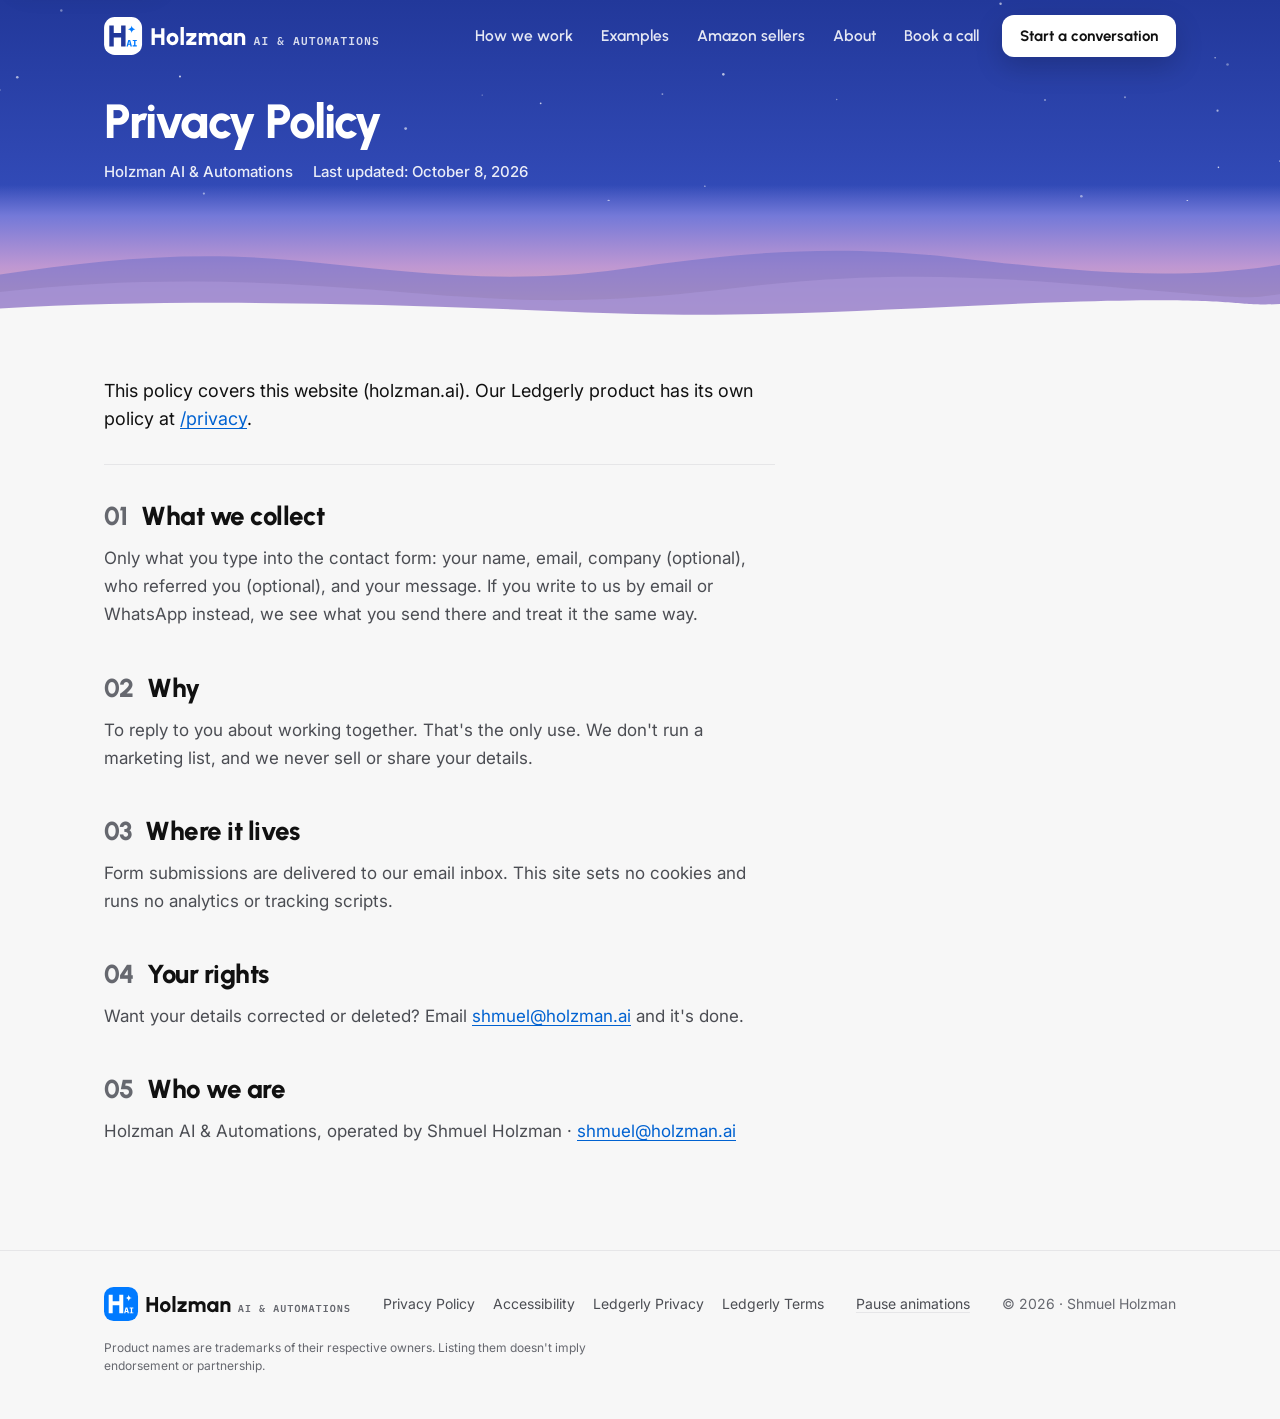
<file: privacy-policy.html>
<!doctype html>
<html lang="en">
<head>
<meta charset="utf-8" />
<meta name="viewport" content="width=device-width,initial-scale=1" />
<title>Privacy Policy — Holzman AI &amp; Automations</title>
<meta name="description" content="Privacy Policy for holzman.ai — what the contact form collects, why, where it lives, and your rights." />
<link rel="canonical" href="https://holzman.ai/privacy-policy" />

<link rel="icon" href="/favicon.svg" type="image/svg+xml" />
<link rel="icon" href="/favicon-32.png" sizes="32x32" type="image/png" />
<link rel="apple-touch-icon" href="/apple-touch-icon.png" />

<meta property="og:type" content="website" />
<meta property="og:site_name" content="Holzman AI &amp; Automations" />
<meta property="og:locale" content="en_US" />
<meta property="og:url" content="https://holzman.ai/privacy-policy" />
<meta property="og:title" content="Privacy Policy" />
<meta property="og:description" content="Privacy Policy for holzman.ai — what the contact form collects, why, where it lives, and your rights." />
<meta property="og:image" content="https://holzman.ai/og-card.png" />
<meta property="og:image:type" content="image/png" />
<meta property="og:image:width" content="1200" />
<meta property="og:image:height" content="630" />
<meta property="og:image:alt" content="Holzman AI &amp; Automations — Custom automations. Streamlined operations." />
<meta name="twitter:card" content="summary_large_image" />
<meta name="twitter:title" content="Privacy Policy" />
<meta name="twitter:description" content="Privacy Policy for holzman.ai — what the contact form collects, why, where it lives, and your rights." />
<meta name="twitter:image" content="https://holzman.ai/og-card.png" />
<meta name="twitter:image:alt" content="Holzman AI &amp; Automations — Custom automations. Streamlined operations." />
<link rel="preconnect" href="https://fonts.googleapis.com">
<link rel="preconnect" href="https://fonts.gstatic.com" crossorigin>
<link href="https://fonts.googleapis.com/css2?family=Urbanist:wght@700;800&family=Inter:wght@400;500;600&family=IBM+Plex+Mono:wght@500&display=swap" rel="stylesheet">
<link rel="stylesheet" href="/dusk.css?v=2026-10-13b">
<style>
  /* legal page only; the system lives in /dusk.css */
  .dusk.mini .dusk-copy h1 { font-weight: 800; font-size: clamp(34px, 4.4vw, 48px); line-height: 1.08; letter-spacing: -.03em; }
  .dusk.mini .meta { margin-top: 12px; display: flex; flex-wrap: wrap; gap: 2px 20px; font-size: 15px; font-weight: 500; color: rgba(255, 255, 255, .9); }
  .legal { padding-block: 52px 104px; }
  .legal .intro { font-size: 18px; line-height: 1.6; color: var(--ink); padding-bottom: 30px; border-bottom: 1px solid var(--line); }
  .legal .prose { max-width: 61ch; }
  .legal .prose h2 .n { color: var(--muted); font-variant-numeric: tabular-nums; margin-right: .3em; }
  .legal .prose section > h2 { margin-top: 44px; }
  .legal .prose section:first-of-type > h2 { margin-top: 36px; }
  .legal .prose .well { margin-top: 18px; font-size: 16px; }
</style>
</head>
<body>
<a class="skip" href="#main">Skip to content</a>

<header class="site-bar">
  <div class="wrap">
    <nav class="dusk-nav" aria-label="Main">
      <a class="lockup" href="/" aria-label="Holzman AI &amp; Automations home"><img src="/logo-reverse.svg" alt="Holzman AI &amp; Automations" width="276" height="38"></a>
      <div class="links">
        <a class="nav-lo" href="/#how">How we work</a>
        <a href="/examples">Examples</a>
        <a href="/amazon-sellers">Amazon sellers</a>
        <a class="nav-lo" href="/#about">About</a>
        <a href="/book">Book a call</a>
        <a class="btn btn-white btn-sm nav-wide" href="/#contact">Start a conversation</a>
        <a class="btn btn-white btn-sm nav-narrow" href="/book">Book a call</a>
      </div>
    </nav>
  </div>
</header>

<div class="dusk mini" id="top">
  <svg class="stars" aria-hidden="true" focusable="false"><circle cx="0.01%" cy="44.69%" r="0.78" opacity="0.37" style="animation-delay:2.93s;animation-duration:3.66s"/><circle cx="51.75%" cy="46.75%" r="0.93" opacity="0.49" style="animation-delay:0.74s;animation-duration:4.46s"/><circle cx="14.06%" cy="38.03%" r="1.03" opacity="0.76" style="animation-delay:1.30s;animation-duration:2.82s"/><circle cx="21.76%" cy="73.53%" r="1.03" opacity="0.63" style="animation-delay:1.63s;animation-duration:3.21s"/><circle cx="30.78%" cy="79.62%" r="0.51" opacity="0.45" style="animation-delay:1.96s;animation-duration:4.45s"/><circle cx="1.35%" cy="38.42%" r="1.30" opacity="0.61" style="animation-delay:0.33s;animation-duration:4.19s"/><circle cx="95.90%" cy="32.05%" r="1.31" opacity="0.36" style="animation-delay:2.44s;animation-duration:4.70s"/><circle cx="94.93%" cy="28.69%" r="0.65" opacity="0.75" style="animation-delay:3.22s;animation-duration:4.50s"/><circle cx="99.98%" cy="80.05%" r="0.89" opacity="0.48" style="animation-delay:2.09s;animation-duration:2.66s"/><circle cx="95.19%" cy="83.16%" r="0.82" opacity="0.79" style="animation-delay:0.00s;animation-duration:4.33s"/><circle cx="95.12%" cy="54.98%" r="1.11" opacity="0.60" style="animation-delay:2.90s;animation-duration:3.73s"/><circle cx="92.76%" cy="99.81%" r="0.88" opacity="0.76" style="animation-delay:1.73s;animation-duration:3.19s"/><circle cx="4.79%" cy="5.20%" r="1.24" opacity="0.40" style="animation-delay:1.19s;animation-duration:4.03s"/><circle cx="37.67%" cy="47.23%" r="0.60" opacity="0.54" style="animation-delay:0.59s;animation-duration:4.09s"/><circle cx="55.07%" cy="92.50%" r="0.59" opacity="0.84" style="animation-delay:3.38s;animation-duration:4.61s"/><circle cx="56.51%" cy="36.95%" r="1.28" opacity="0.67" style="animation-delay:1.71s;animation-duration:3.40s"/><circle cx="53.29%" cy="25.66%" r="1.37" opacity="0.63" style="animation-delay:3.10s;animation-duration:2.98s"/><circle cx="15.93%" cy="96.16%" r="1.12" opacity="0.49" style="animation-delay:2.81s;animation-duration:3.55s"/><circle cx="87.89%" cy="48.33%" r="0.96" opacity="0.47" style="animation-delay:0.34s;animation-duration:4.68s"/><circle cx="87.33%" cy="26.24%" r="1.18" opacity="0.52" style="animation-delay:2.93s;animation-duration:3.73s"/><circle cx="0.09%" cy="2.05%" r="0.53" opacity="0.63" style="animation-delay:1.01s;animation-duration:4.70s"/><circle cx="31.69%" cy="63.90%" r="1.39" opacity="0.60" style="animation-delay:2.57s;animation-duration:3.05s"/><circle cx="65.37%" cy="49.48%" r="0.72" opacity="0.48" style="animation-delay:1.69s;animation-duration:4.22s"/><circle cx="45.91%" cy="30.13%" r="0.94" opacity="0.60" style="animation-delay:0.40s;animation-duration:4.24s"/><circle cx="81.64%" cy="49.64%" r="1.00" opacity="0.46" style="animation-delay:2.63s;animation-duration:3.57s"/><circle cx="10.43%" cy="57.20%" r="0.85" opacity="0.45" style="animation-delay:1.74s;animation-duration:5.00s"/><circle cx="39.38%" cy="16.38%" r="1.25" opacity="0.77" style="animation-delay:2.47s;animation-duration:3.23s"/><circle cx="28.25%" cy="23.58%" r="0.78" opacity="0.81" style="animation-delay:2.35s;animation-duration:4.06s"/><circle cx="42.24%" cy="51.34%" r="0.90" opacity="0.72" style="animation-delay:0.05s;animation-duration:4.64s"/><circle cx="78.17%" cy="1.87%" r="1.21" opacity="0.59" style="animation-delay:2.09s;animation-duration:2.62s"/><circle cx="84.48%" cy="97.53%" r="1.31" opacity="0.47" style="animation-delay:0.57s;animation-duration:3.56s"/><circle cx="47.55%" cy="99.81%" r="1.18" opacity="0.58" style="animation-delay:0.63s;animation-duration:4.07s"/></svg>
  <div class="wrap">
    <div class="dusk-copy">
      <h1>Privacy Policy</h1>
      <p class="meta"><span>Holzman AI &amp; Automations</span><span>Last updated: October 8, 2026</span></p>
    </div>
  </div>
  <svg class="hills" viewBox="0 0 1440 190" preserveAspectRatio="none" aria-hidden="true" focusable="false"><path d="M0 96C110 70 210 52 330 70S560 118 700 86S940 40 1080 66S1320 108 1440 78V190H0Z" fill="#6E6FC9" opacity=".55"/><path d="M0 128C150 100 290 106 420 124S650 156 820 122S1100 98 1260 120S1400 140 1440 132V190H0Z" fill="#A894D8" opacity=".7"/><path d="M0 158C200 140 420 148 640 164S1000 156 1200 146S1380 154 1440 150V190H0Z" fill="#F7F7F7"/></svg>
</div>

<main id="main">
  <div class="wrap legal">
    <article class="prose">
      <p class="intro">This policy covers this website (holzman.ai). Our Ledgerly product has its own policy at <a href="/privacy">/privacy</a>.</p>

      <section>
        <h2><span class="n">01</span> What we collect</h2>
        <p>
          Only what you type into the contact form: your name, email, company (optional), who referred you (optional), and your message. If you write to us by email or WhatsApp instead, we see what you send there and treat it the same way.
        </p>
      </section>

      <section>
        <h2><span class="n">02</span> Why</h2>
        <p>
          To reply to you about working together. That's the only use. We don't run a marketing list, and we never sell or share your details.
        </p>
      </section>

      <section>
        <h2><span class="n">03</span> Where it lives</h2>
        <p>
          Form submissions are delivered to our email inbox. This site sets no cookies and runs no analytics or tracking scripts.
        </p>
      </section>

      <section>
        <h2><span class="n">04</span> Your rights</h2>
        <p>
          Want your details corrected or deleted? Email <a href="mailto:shmuel@holzman.ai">shmuel@holzman.ai</a> and it's done.
        </p>
      </section>

      <section>
        <h2><span class="n">05</span> Who we are</h2>
        <p>
          Holzman AI &amp; Automations, operated by Shmuel Holzman · <a href="mailto:shmuel@holzman.ai">shmuel@holzman.ai</a>
        </p>
      </section>
    </article>
  </div>
</main>

<footer class="site-foot">
  <div class="wrap row">
    <a class="lockup" href="/" aria-label="Holzman AI &amp; Automations home"><img src="/logo.svg" alt="Holzman AI &amp; Automations" width="247" height="34"></a>
    <nav aria-label="Legal"><a href="/privacy-policy">Privacy Policy</a><a href="/accessibility">Accessibility</a><a href="/privacy">Ledgerly Privacy</a><a href="/terms">Ledgerly Terms</a></nav>
    <button class="motion-toggle" type="button" hidden>Pause animations</button>
    <span class="copy">© 2026 · Shmuel Holzman</span>
    <p class="tm">Product names are trademarks of their respective owners. Listing them doesn't imply endorsement or partnership.</p>
  </div>
</footer>

<script src="/dusk.js?v=2026-10-13" defer></script>
</body>
</html>
</file>
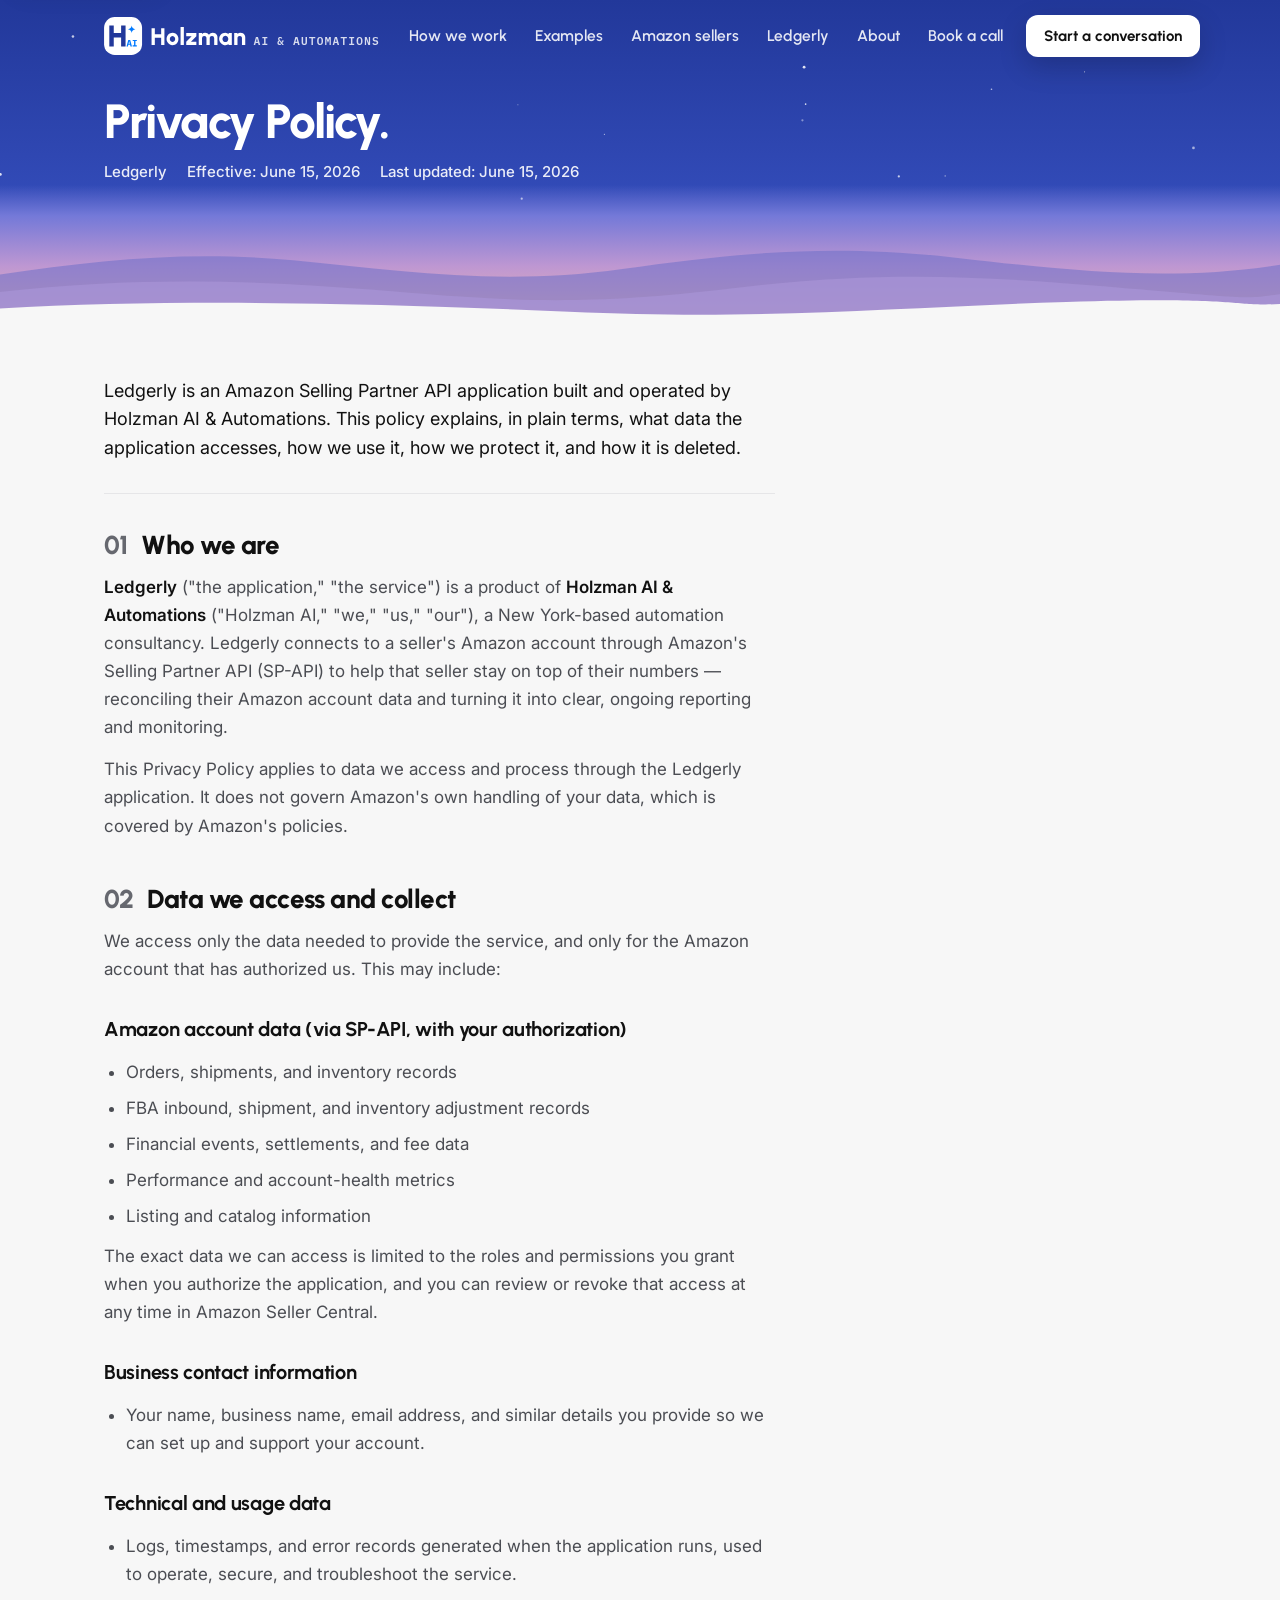
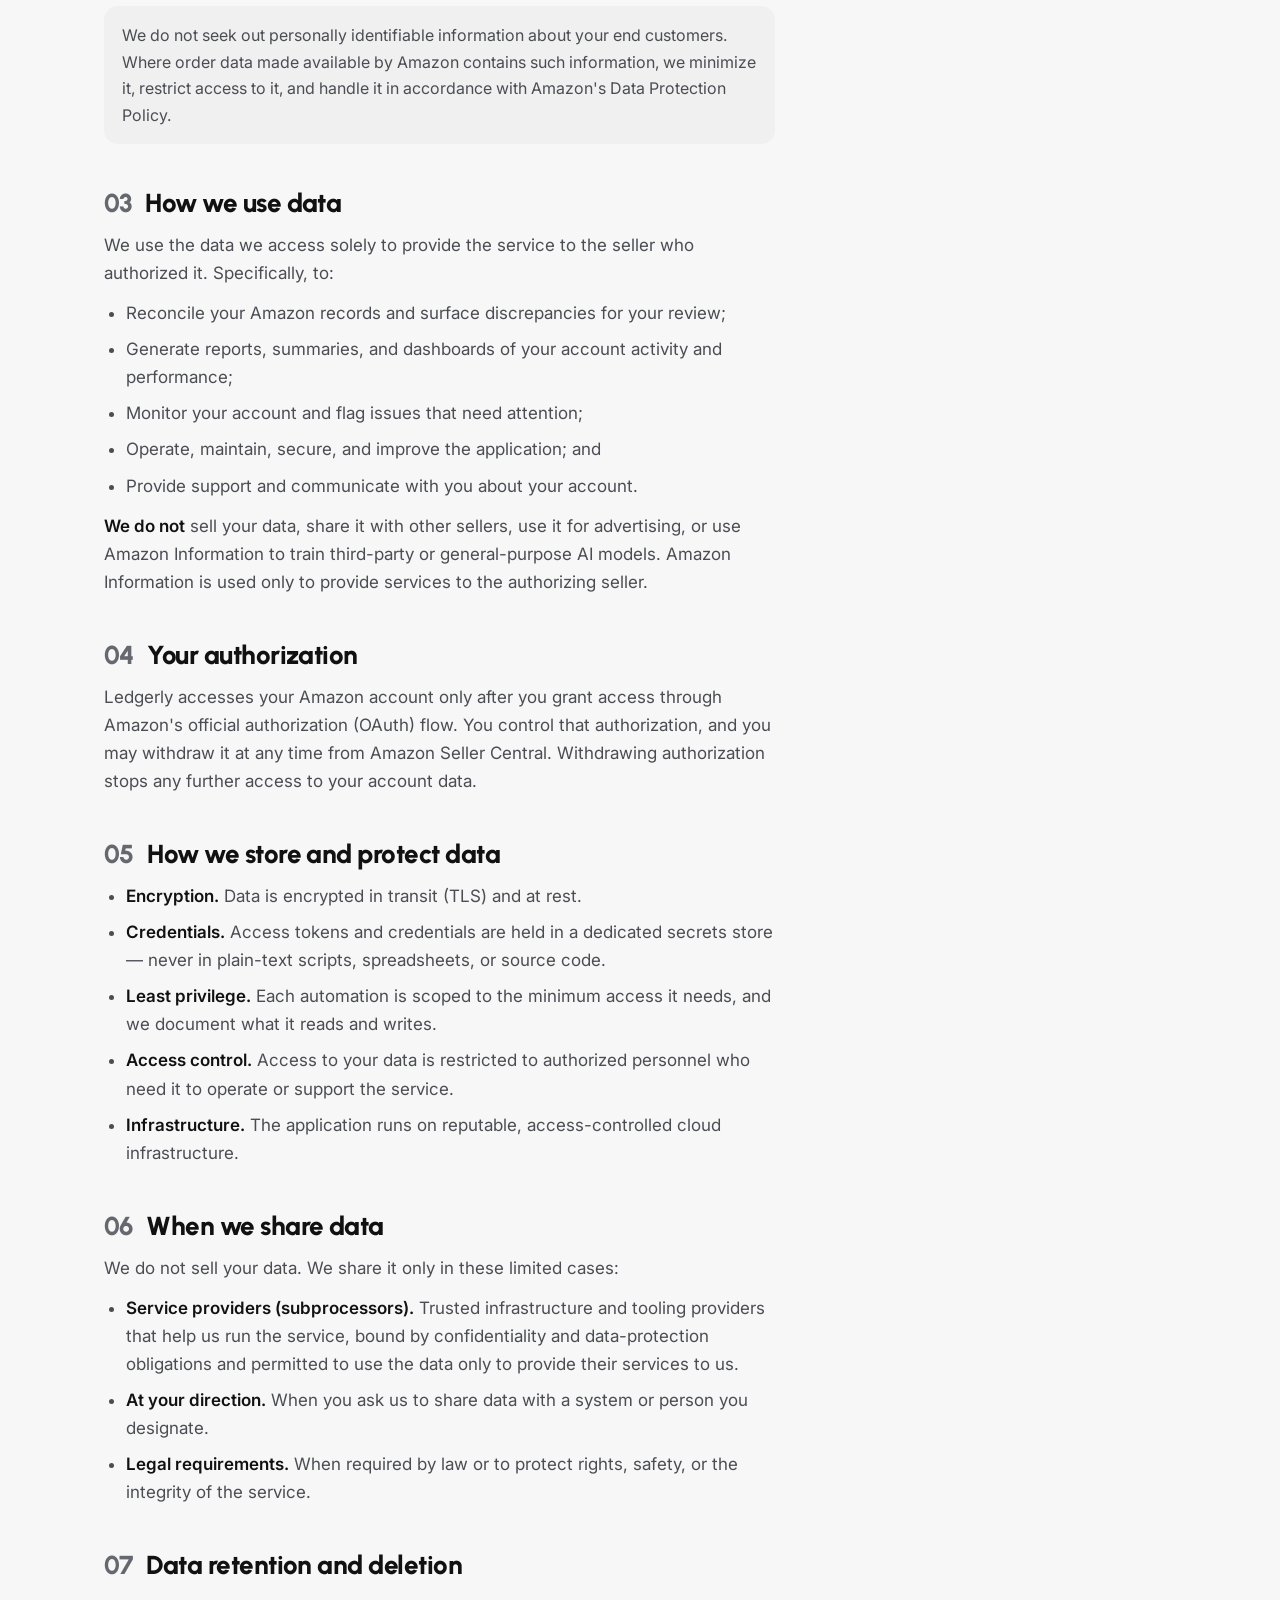
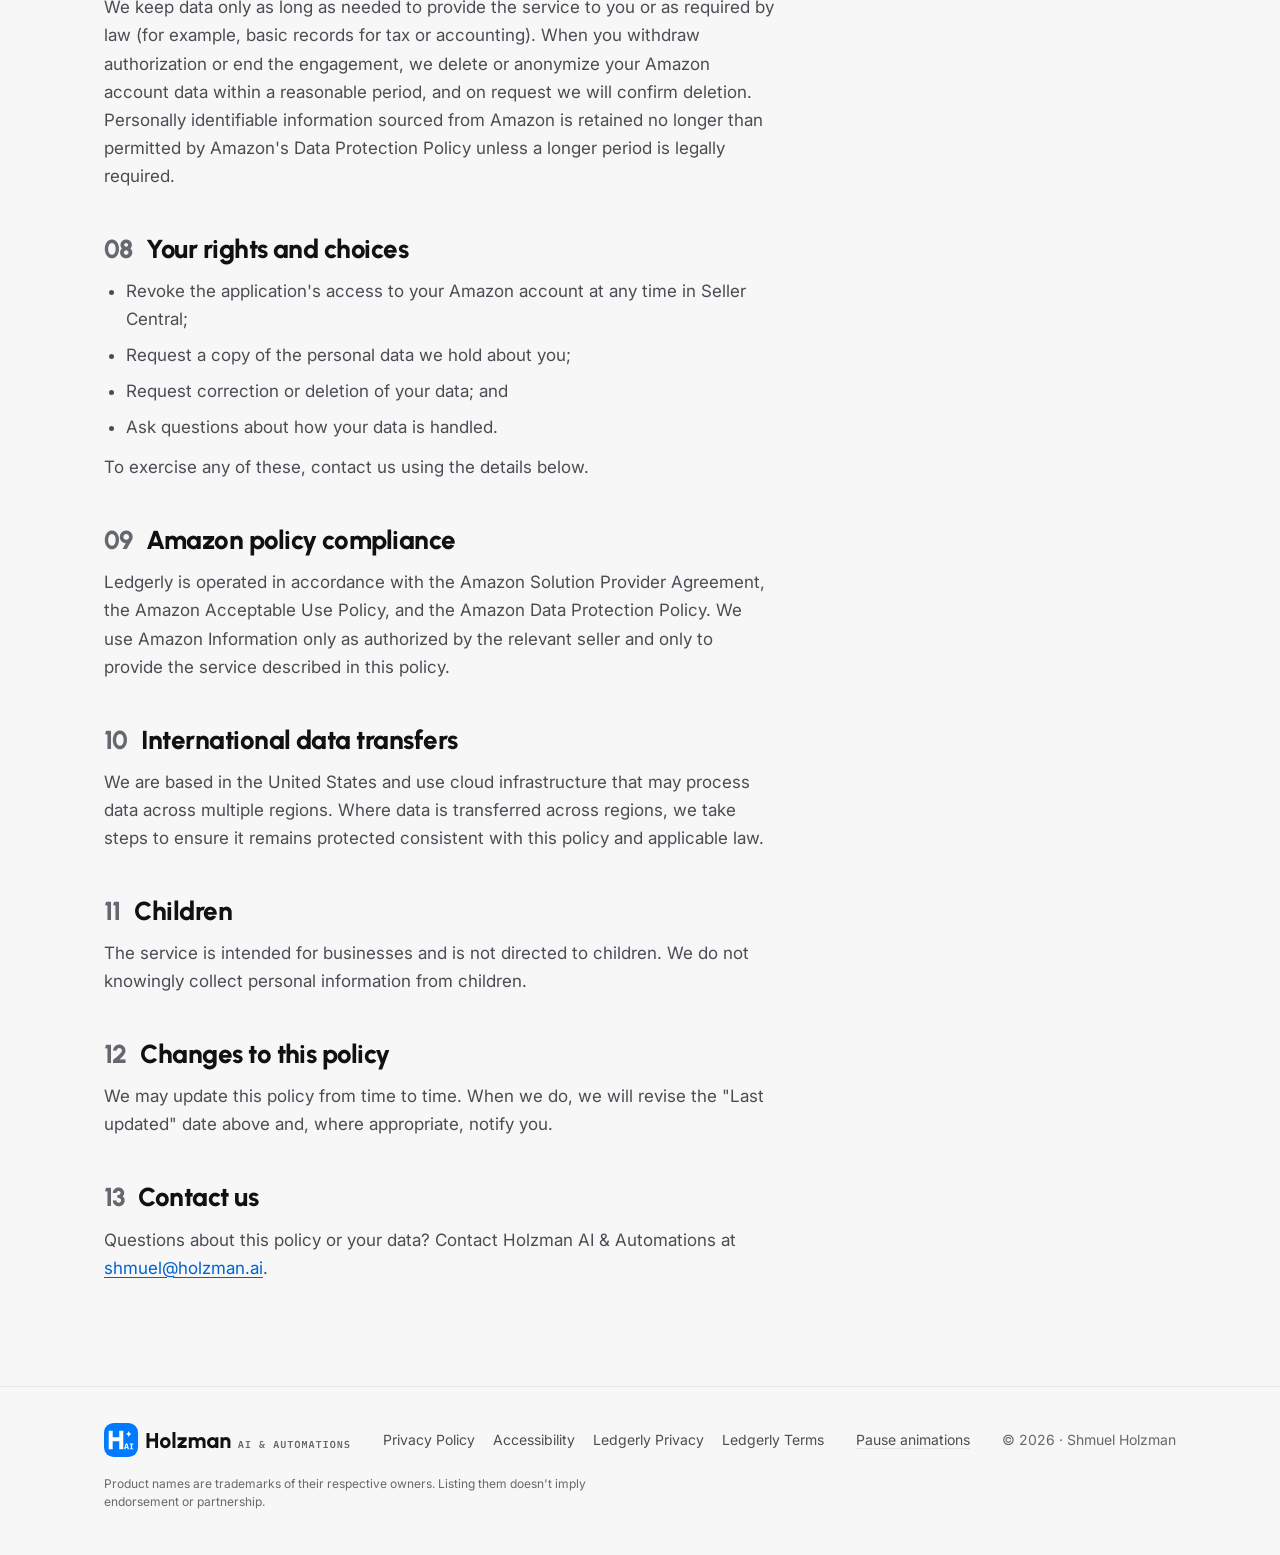
<file: privacy.html>
<!doctype html>
<html lang="en">
<head>
<meta charset="utf-8" />
<meta name="viewport" content="width=device-width,initial-scale=1" />
<title>Ledgerly Privacy Policy — Holzman AI &amp; Automations</title>
<meta name="description" content="Privacy Policy for Ledgerly, the Amazon SP-API app by Holzman AI &amp; Automations: how seller data is collected, used, protected, shared, and deleted." />
<link rel="canonical" href="https://holzman.ai/privacy" />

<link rel="icon" href="/favicon.svg" type="image/svg+xml" />
<link rel="icon" href="/favicon-32.png" sizes="32x32" type="image/png" />
<link rel="apple-touch-icon" href="/apple-touch-icon.png" />

<meta property="og:type" content="website" />
<meta property="og:site_name" content="Holzman AI &amp; Automations" />
<meta property="og:locale" content="en_US" />
<meta property="og:url" content="https://holzman.ai/privacy" />
<meta property="og:title" content="Ledgerly Privacy Policy" />
<meta property="og:description" content="Privacy Policy for Ledgerly, the Amazon SP-API app by Holzman AI &amp; Automations: how seller data is collected, used, protected, shared, and deleted." />
<meta property="og:image" content="https://holzman.ai/og-card.png" />
<meta property="og:image:type" content="image/png" />
<meta property="og:image:width" content="1200" />
<meta property="og:image:height" content="630" />
<meta property="og:image:alt" content="Holzman AI &amp; Automations — Custom automations. Streamlined operations." />
<meta name="twitter:card" content="summary_large_image" />
<meta name="twitter:title" content="Ledgerly Privacy Policy" />
<meta name="twitter:description" content="Privacy Policy for Ledgerly, the Amazon SP-API app by Holzman AI &amp; Automations: how seller data is collected, used, protected, shared, and deleted." />
<meta name="twitter:image" content="https://holzman.ai/og-card.png" />
<meta name="twitter:image:alt" content="Holzman AI &amp; Automations — Custom automations. Streamlined operations." />
<link rel="preconnect" href="https://fonts.googleapis.com">
<link rel="preconnect" href="https://fonts.gstatic.com" crossorigin>
<link href="https://fonts.googleapis.com/css2?family=Urbanist:wght@700;800&family=Inter:wght@400;500;600&family=IBM+Plex+Mono:wght@500&display=swap" rel="stylesheet">
<link rel="stylesheet" href="/dusk.css?v=2026-10-13b">
<style>
  /* legal page only; the system lives in /dusk.css */
  .dusk.mini .dusk-copy h1 { font-weight: 800; font-size: clamp(34px, 4.4vw, 48px); line-height: 1.08; letter-spacing: -.03em; }
  .dusk.mini .meta { margin-top: 12px; display: flex; flex-wrap: wrap; gap: 2px 20px; font-size: 15px; font-weight: 500; color: rgba(255, 255, 255, .9); }
  .legal { padding-block: 52px 104px; }
  .legal .intro { font-size: 18px; line-height: 1.6; color: var(--ink); padding-bottom: 30px; border-bottom: 1px solid var(--line); }
  .legal .prose { max-width: 61ch; }
  .legal .prose h2 .n { color: var(--muted); font-variant-numeric: tabular-nums; margin-right: .3em; }
  .legal .prose section > h2 { margin-top: 44px; }
  .legal .prose section:first-of-type > h2 { margin-top: 36px; }
  .legal .prose .well { margin-top: 18px; font-size: 16px; }
</style>
</head>
<body>
<a class="skip" href="#main">Skip to content</a>

<header class="site-bar">
  <div class="wrap">
    <nav class="dusk-nav" aria-label="Main">
      <a class="lockup" href="/" aria-label="Holzman AI &amp; Automations home"><img src="/logo-reverse.svg" alt="Holzman AI &amp; Automations" width="276" height="38"></a>
      <div class="links">
        <a class="nav-lo" href="/#how">How we work</a>
        <a href="/examples">Examples</a>
        <a href="/amazon-sellers">Amazon sellers</a>
        <a href="/ledgerly">Ledgerly</a>
        <a class="nav-lo" href="/#about">About</a>
        <a href="/book">Book a call</a>
        <a class="btn btn-white btn-sm nav-wide" href="/#contact">Start a conversation</a>
        <a class="btn btn-white btn-sm nav-narrow" href="/book">Book a call</a>
      </div>
    </nav>
  </div>
</header>

<div class="dusk mini" id="top">
  <svg class="stars" aria-hidden="true" focusable="false"><circle cx="0.03%" cy="86.69%" r="1.36" opacity="0.84" style="animation-delay:2.42s;animation-duration:2.86s"/><circle cx="74.07%" cy="11.80%" r="0.62" opacity="0.64" style="animation-delay:0.64s;animation-duration:3.17s"/><circle cx="74.57%" cy="27.92%" r="1.38" opacity="0.65" style="animation-delay:2.83s;animation-duration:3.34s"/><circle cx="18.64%" cy="47.32%" r="0.90" opacity="0.56" style="animation-delay:2.69s;animation-duration:3.71s"/><circle cx="30.82%" cy="49.64%" r="0.86" opacity="0.45" style="animation-delay:1.33s;animation-duration:5.05s"/><circle cx="68.19%" cy="20.13%" r="1.14" opacity="0.73" style="animation-delay:0.80s;animation-duration:2.98s"/><circle cx="40.76%" cy="98.72%" r="1.10" opacity="0.61" style="animation-delay:0.48s;animation-duration:3.52s"/><circle cx="73.84%" cy="87.42%" r="0.60" opacity="0.69" style="animation-delay:1.26s;animation-duration:4.51s"/><circle cx="9.03%" cy="14.72%" r="0.82" opacity="0.69" style="animation-delay:2.71s;animation-duration:3.05s"/><circle cx="29.28%" cy="16.08%" r="0.50" opacity="0.46" style="animation-delay:2.18s;animation-duration:3.23s"/><circle cx="47.22%" cy="66.73%" r="0.59" opacity="0.75" style="animation-delay:1.72s;animation-duration:3.32s"/><circle cx="84.73%" cy="35.71%" r="0.56" opacity="0.71" style="animation-delay:1.79s;animation-duration:3.15s"/><circle cx="25.20%" cy="81.12%" r="1.04" opacity="0.44" style="animation-delay:2.78s;animation-duration:4.82s"/><circle cx="17.60%" cy="49.76%" r="1.07" opacity="0.67" style="animation-delay:2.00s;animation-duration:3.83s"/><circle cx="12.51%" cy="29.31%" r="0.72" opacity="0.77" style="animation-delay:3.33s;animation-duration:4.88s"/><circle cx="62.82%" cy="33.39%" r="1.39" opacity="0.85" style="animation-delay:2.96s;animation-duration:3.38s"/><circle cx="24.70%" cy="13.59%" r="1.37" opacity="0.53" style="animation-delay:2.99s;animation-duration:3.41s"/><circle cx="62.69%" cy="59.81%" r="1.12" opacity="0.43" style="animation-delay:2.34s;animation-duration:3.18s"/><circle cx="77.46%" cy="44.38%" r="0.81" opacity="0.69" style="animation-delay:1.77s;animation-duration:5.09s"/><circle cx="11.94%" cy="15.55%" r="1.32" opacity="0.79" style="animation-delay:1.51s;animation-duration:4.75s"/><circle cx="36.66%" cy="15.98%" r="0.60" opacity="0.51" style="animation-delay:3.38s;animation-duration:3.28s"/><circle cx="70.22%" cy="87.67%" r="1.12" opacity="0.72" style="animation-delay:2.78s;animation-duration:2.93s"/><circle cx="56.24%" cy="20.98%" r="0.75" opacity="0.52" style="animation-delay:1.67s;animation-duration:3.79s"/><circle cx="72.59%" cy="28.63%" r="1.25" opacity="0.53" style="animation-delay:1.96s;animation-duration:3.85s"/><circle cx="38.23%" cy="12.44%" r="0.72" opacity="0.80" style="animation-delay:1.12s;animation-duration:2.80s"/><circle cx="16.91%" cy="56.05%" r="1.10" opacity="0.55" style="animation-delay:2.76s;animation-duration:3.34s"/><circle cx="68.83%" cy="9.64%" r="0.50" opacity="0.71" style="animation-delay:0.58s;animation-duration:4.23s"/><circle cx="40.46%" cy="52.03%" r="0.54" opacity="0.53" style="animation-delay:2.65s;animation-duration:3.26s"/><circle cx="5.70%" cy="18.16%" r="1.27" opacity="0.73" style="animation-delay:1.40s;animation-duration:2.60s"/><circle cx="62.94%" cy="51.75%" r="0.83" opacity="0.85" style="animation-delay:3.32s;animation-duration:4.80s"/><circle cx="93.24%" cy="73.51%" r="1.34" opacity="0.59" style="animation-delay:0.38s;animation-duration:5.11s"/><circle cx="14.49%" cy="63.01%" r="0.73" opacity="0.78" style="animation-delay:1.48s;animation-duration:4.47s"/></svg>
  <div class="wrap">
    <div class="dusk-copy">
      <h1>Privacy Policy.</h1>
      <p class="meta"><span>Ledgerly</span><span>Effective: June 15, 2026</span><span>Last updated: June 15, 2026</span></p>
    </div>
  </div>
  <svg class="hills" viewBox="0 0 1440 190" preserveAspectRatio="none" aria-hidden="true" focusable="false"><path d="M0 96C110 70 210 52 330 70S560 118 700 86S940 40 1080 66S1320 108 1440 78V190H0Z" fill="#6E6FC9" opacity=".55"/><path d="M0 128C150 100 290 106 420 124S650 156 820 122S1100 98 1260 120S1400 140 1440 132V190H0Z" fill="#A894D8" opacity=".7"/><path d="M0 158C200 140 420 148 640 164S1000 156 1200 146S1380 154 1440 150V190H0Z" fill="#F7F7F7"/></svg>
</div>

<main id="main">
  <div class="wrap legal">
    <article class="prose">
      <p class="intro">Ledgerly is an Amazon Selling Partner API application built and operated by Holzman AI &amp; Automations. This policy explains, in plain terms, what data the application accesses, how we use it, how we protect it, and how it is deleted.</p>

      <section>
        <h2><span class="n">01</span> Who we are</h2>
        <p>
          <strong>Ledgerly</strong> ("the application," "the service") is a product of <strong>Holzman AI &amp; Automations</strong> ("Holzman AI," "we," "us," "our"), a New York-based automation consultancy. Ledgerly connects to a seller's Amazon account through Amazon's Selling Partner API (SP-API) to help that seller stay on top of their numbers — reconciling their Amazon account data and turning it into clear, ongoing reporting and monitoring.
        </p>
        <p>
          This Privacy Policy applies to data we access and process through the Ledgerly application. It does not govern Amazon's own handling of your data, which is covered by Amazon's policies.
        </p>
      </section>

      <section>
        <h2><span class="n">02</span> Data we access and collect</h2>
        <p>We access only the data needed to provide the service, and only for the Amazon account that has authorized us. This may include:</p>
        <h3>Amazon account data (via SP-API, with your authorization)</h3>
        <ul>
          <li>Orders, shipments, and inventory records</li>
          <li>FBA inbound, shipment, and inventory adjustment records</li>
          <li>Financial events, settlements, and fee data</li>
          <li>Performance and account-health metrics</li>
          <li>Listing and catalog information</li>
        </ul>
        <p>The exact data we can access is limited to the roles and permissions you grant when you authorize the application, and you can review or revoke that access at any time in Amazon Seller Central.</p>
        <h3>Business contact information</h3>
        <ul>
          <li>Your name, business name, email address, and similar details you provide so we can set up and support your account.</li>
        </ul>
        <h3>Technical and usage data</h3>
        <ul>
          <li>Logs, timestamps, and error records generated when the application runs, used to operate, secure, and troubleshoot the service.</li>
        </ul>
        <div class="well">
          We do not seek out personally identifiable information about your end customers. Where order data made available by Amazon contains such information, we minimize it, restrict access to it, and handle it in accordance with Amazon's Data Protection Policy.
        </div>
      </section>

      <section>
        <h2><span class="n">03</span> How we use data</h2>
        <p>We use the data we access solely to provide the service to the seller who authorized it. Specifically, to:</p>
        <ul>
          <li>Reconcile your Amazon records and surface discrepancies for your review;</li>
          <li>Generate reports, summaries, and dashboards of your account activity and performance;</li>
          <li>Monitor your account and flag issues that need attention;</li>
          <li>Operate, maintain, secure, and improve the application; and</li>
          <li>Provide support and communicate with you about your account.</li>
        </ul>
        <p><strong>We do not</strong> sell your data, share it with other sellers, use it for advertising, or use Amazon Information to train third-party or general-purpose AI models. Amazon Information is used only to provide services to the authorizing seller.</p>
      </section>

      <section>
        <h2><span class="n">04</span> Your authorization</h2>
        <p>
          Ledgerly accesses your Amazon account only after you grant access through Amazon's official authorization (OAuth) flow. You control that authorization, and you may withdraw it at any time from Amazon Seller Central. Withdrawing authorization stops any further access to your account data.
        </p>
      </section>

      <section>
        <h2><span class="n">05</span> How we store and protect data</h2>
        <ul>
          <li><strong>Encryption.</strong> Data is encrypted in transit (TLS) and at rest.</li>
          <li><strong>Credentials.</strong> Access tokens and credentials are held in a dedicated secrets store — never in plain-text scripts, spreadsheets, or source code.</li>
          <li><strong>Least privilege.</strong> Each automation is scoped to the minimum access it needs, and we document what it reads and writes.</li>
          <li><strong>Access control.</strong> Access to your data is restricted to authorized personnel who need it to operate or support the service.</li>
          <li><strong>Infrastructure.</strong> The application runs on reputable, access-controlled cloud infrastructure.</li>
        </ul>
      </section>

      <section>
        <h2><span class="n">06</span> When we share data</h2>
        <p>We do not sell your data. We share it only in these limited cases:</p>
        <ul>
          <li><strong>Service providers (subprocessors).</strong> Trusted infrastructure and tooling providers that help us run the service, bound by confidentiality and data-protection obligations and permitted to use the data only to provide their services to us.</li>
          <li><strong>At your direction.</strong> When you ask us to share data with a system or person you designate.</li>
          <li><strong>Legal requirements.</strong> When required by law or to protect rights, safety, or the integrity of the service.</li>
        </ul>
      </section>

      <section>
        <h2><span class="n">07</span> Data retention and deletion</h2>
        <p>
          We keep data only as long as needed to provide the service to you or as required by law (for example, basic records for tax or accounting). When you withdraw authorization or end the engagement, we delete or anonymize your Amazon account data within a reasonable period, and on request we will confirm deletion. Personally identifiable information sourced from Amazon is retained no longer than permitted by Amazon's Data Protection Policy unless a longer period is legally required.
        </p>
      </section>

      <section>
        <h2><span class="n">08</span> Your rights and choices</h2>
        <ul>
          <li>Revoke the application's access to your Amazon account at any time in Seller Central;</li>
          <li>Request a copy of the personal data we hold about you;</li>
          <li>Request correction or deletion of your data; and</li>
          <li>Ask questions about how your data is handled.</li>
        </ul>
        <p>To exercise any of these, contact us using the details below.</p>
      </section>

      <section>
        <h2><span class="n">09</span> Amazon policy compliance</h2>
        <p>
          Ledgerly is operated in accordance with the Amazon Solution Provider Agreement, the Amazon Acceptable Use Policy, and the Amazon Data Protection Policy. We use Amazon Information only as authorized by the relevant seller and only to provide the service described in this policy.
        </p>
      </section>

      <section>
        <h2><span class="n">10</span> International data transfers</h2>
        <p>
          We are based in the United States and use cloud infrastructure that may process data across multiple regions. Where data is transferred across regions, we take steps to ensure it remains protected consistent with this policy and applicable law.
        </p>
      </section>

      <section>
        <h2><span class="n">11</span> Children</h2>
        <p>The service is intended for businesses and is not directed to children. We do not knowingly collect personal information from children.</p>
      </section>

      <section>
        <h2><span class="n">12</span> Changes to this policy</h2>
        <p>We may update this policy from time to time. When we do, we will revise the "Last updated" date above and, where appropriate, notify you.</p>
      </section>

      <section>
        <h2><span class="n">13</span> Contact us</h2>
        <p>
          Questions about this policy or your data? Contact Holzman AI &amp; Automations at
          <a href="mailto:shmuel@holzman.ai">shmuel@holzman.ai</a>.
        </p>
      </section>
    </article>
  </div>
</main>

<footer class="site-foot">
  <div class="wrap row">
    <a class="lockup" href="/" aria-label="Holzman AI &amp; Automations home"><img src="/logo.svg" alt="Holzman AI &amp; Automations" width="247" height="34"></a>
    <nav aria-label="Legal"><a href="/privacy-policy">Privacy Policy</a><a href="/accessibility">Accessibility</a><a href="/privacy">Ledgerly Privacy</a><a href="/terms">Ledgerly Terms</a></nav>
    <button class="motion-toggle" type="button" hidden>Pause animations</button>
    <span class="copy">© 2026 · Shmuel Holzman</span>
    <p class="tm">Product names are trademarks of their respective owners. Listing them doesn't imply endorsement or partnership.</p>
  </div>
</footer>

<script src="/dusk.js?v=2026-10-13" defer></script>
</body>
</html>
</file>
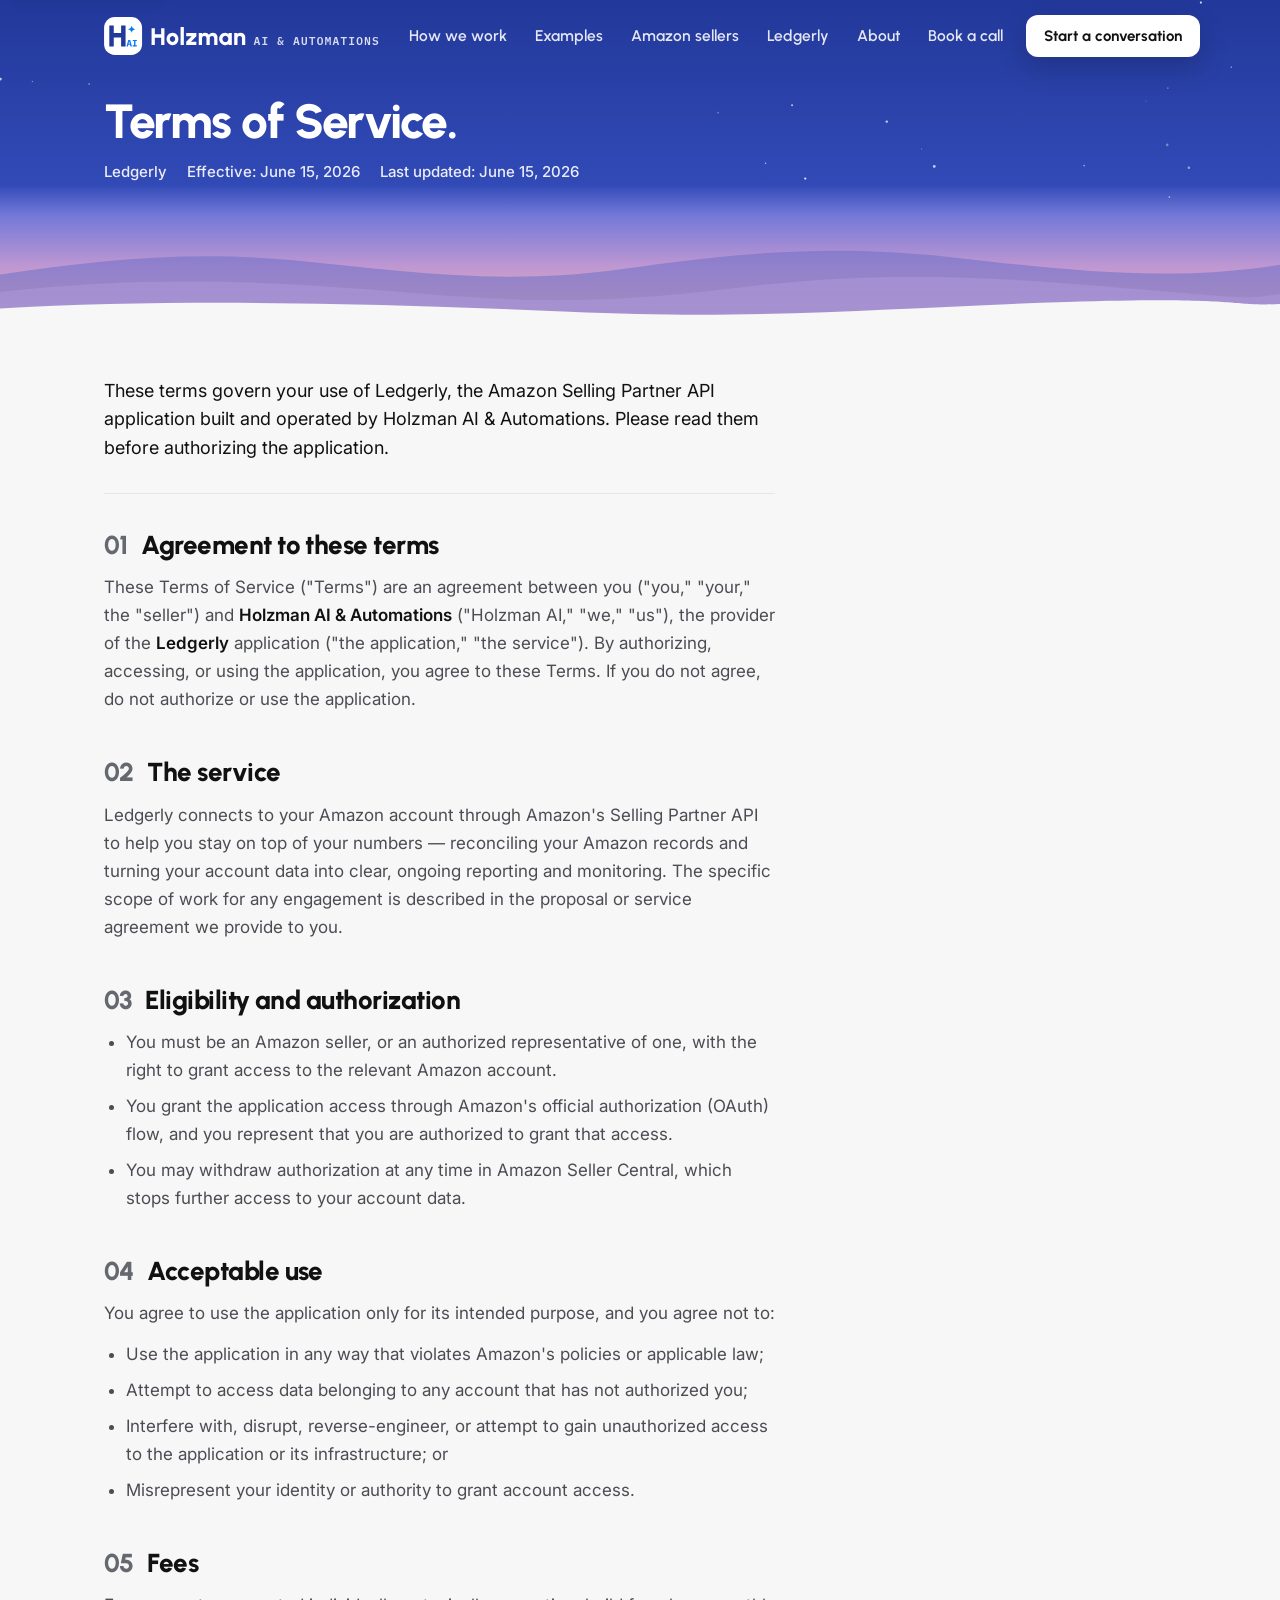
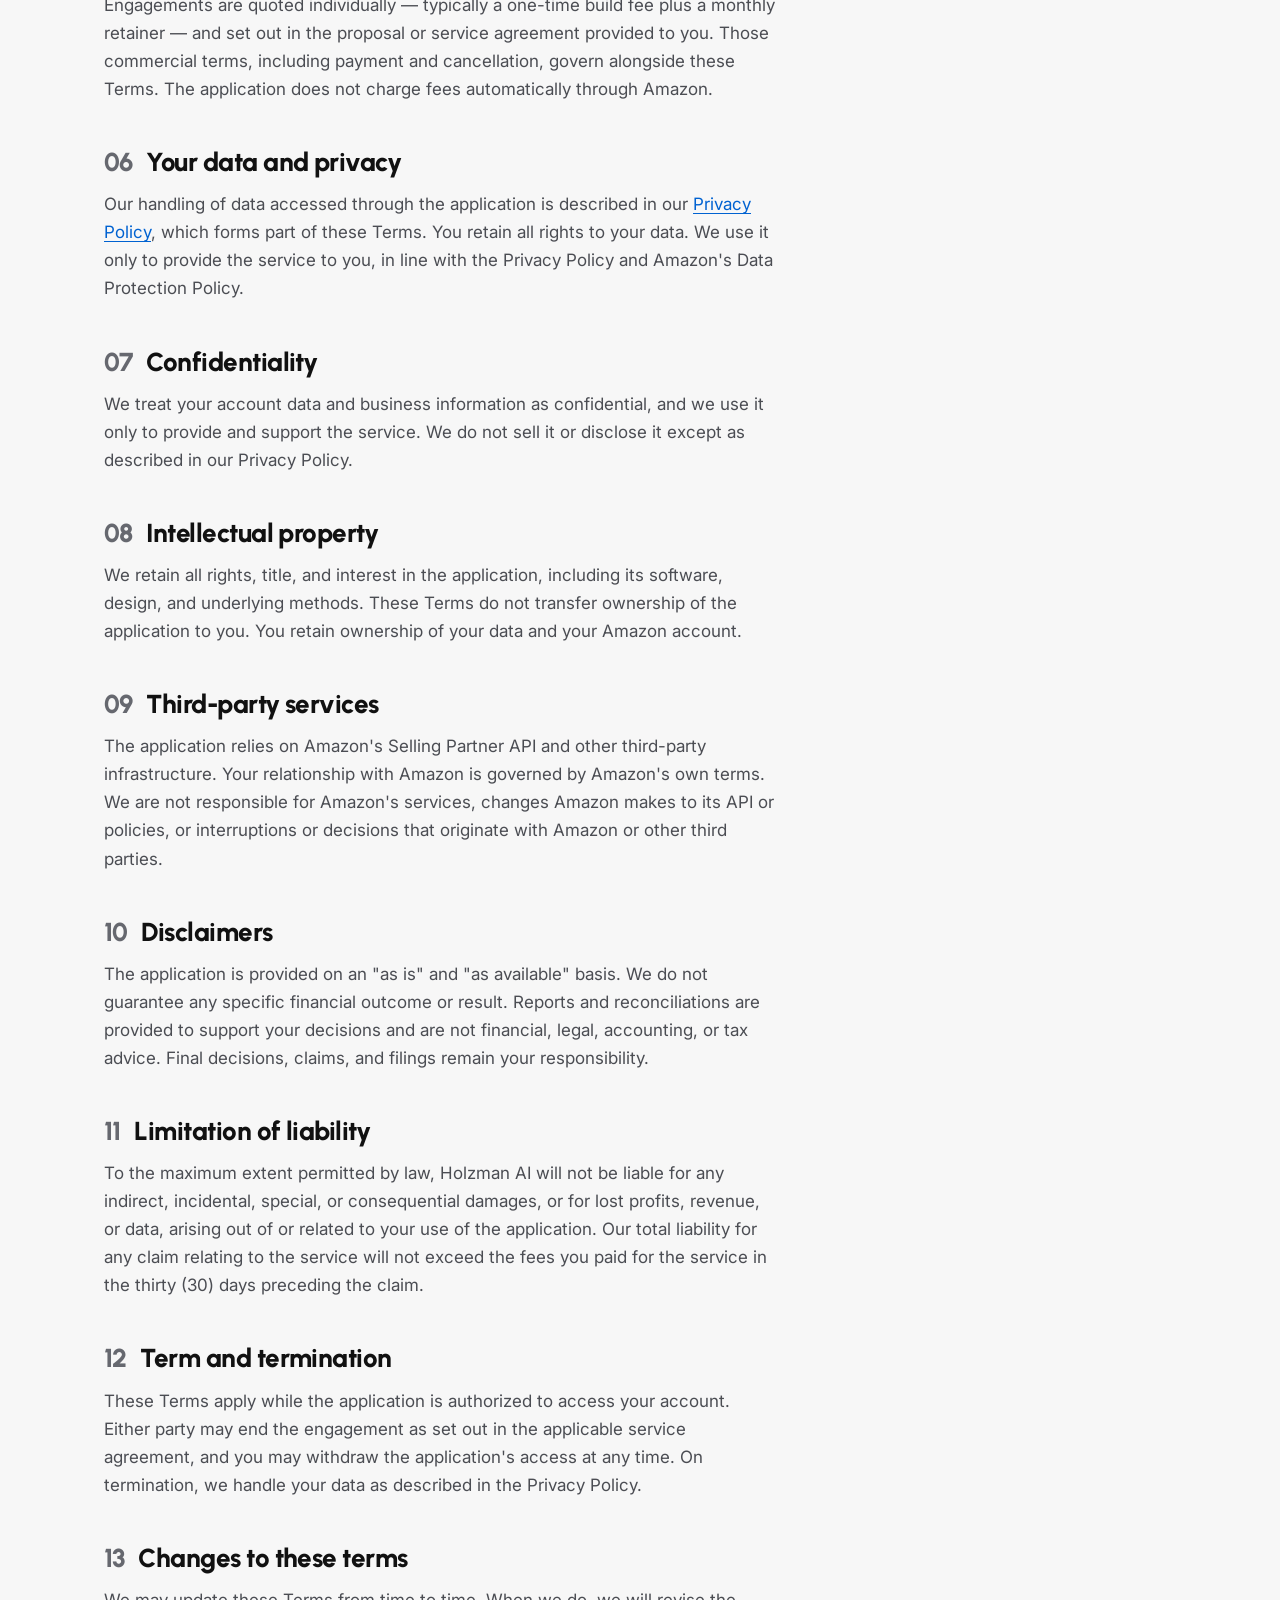
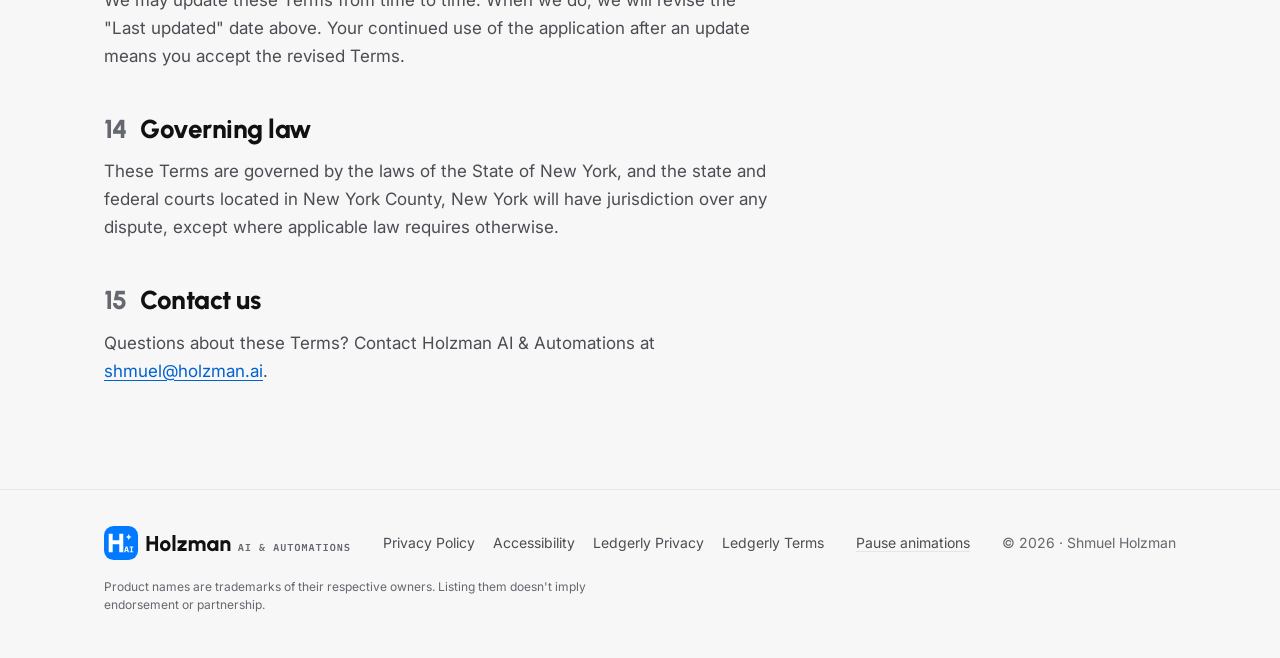
<file: terms.html>
<!doctype html>
<html lang="en">
<head>
<meta charset="utf-8" />
<meta name="viewport" content="width=device-width,initial-scale=1" />
<title>Ledgerly Terms of Service — Holzman AI &amp; Automations</title>
<meta name="description" content="Terms of Service for Ledgerly, the Amazon Selling Partner API application built by Holzman AI & Automations." />
<link rel="canonical" href="https://holzman.ai/terms" />

<link rel="icon" href="/favicon.svg" type="image/svg+xml" />
<link rel="icon" href="/favicon-32.png" sizes="32x32" type="image/png" />
<link rel="apple-touch-icon" href="/apple-touch-icon.png" />

<meta property="og:type" content="website" />
<meta property="og:site_name" content="Holzman AI &amp; Automations" />
<meta property="og:locale" content="en_US" />
<meta property="og:url" content="https://holzman.ai/terms" />
<meta property="og:title" content="Ledgerly Terms of Service" />
<meta property="og:description" content="Terms of Service for Ledgerly, the Amazon Selling Partner API application built by Holzman AI &amp; Automations." />
<meta property="og:image" content="https://holzman.ai/og-card.png" />
<meta property="og:image:type" content="image/png" />
<meta property="og:image:width" content="1200" />
<meta property="og:image:height" content="630" />
<meta property="og:image:alt" content="Holzman AI &amp; Automations — Custom automations. Streamlined operations." />
<meta name="twitter:card" content="summary_large_image" />
<meta name="twitter:title" content="Ledgerly Terms of Service" />
<meta name="twitter:description" content="Terms of Service for Ledgerly, the Amazon Selling Partner API application built by Holzman AI &amp; Automations." />
<meta name="twitter:image" content="https://holzman.ai/og-card.png" />
<meta name="twitter:image:alt" content="Holzman AI &amp; Automations — Custom automations. Streamlined operations." />
<link rel="preconnect" href="https://fonts.googleapis.com">
<link rel="preconnect" href="https://fonts.gstatic.com" crossorigin>
<link href="https://fonts.googleapis.com/css2?family=Urbanist:wght@700;800&family=Inter:wght@400;500;600&family=IBM+Plex+Mono:wght@500&display=swap" rel="stylesheet">
<link rel="stylesheet" href="/dusk.css?v=2026-10-13b">
<style>
  /* legal page only; the system lives in /dusk.css */
  .dusk.mini .dusk-copy h1 { font-weight: 800; font-size: clamp(34px, 4.4vw, 48px); line-height: 1.08; letter-spacing: -.03em; }
  .dusk.mini .meta { margin-top: 12px; display: flex; flex-wrap: wrap; gap: 2px 20px; font-size: 15px; font-weight: 500; color: rgba(255, 255, 255, .9); }
  .legal { padding-block: 52px 104px; }
  .legal .intro { font-size: 18px; line-height: 1.6; color: var(--ink); padding-bottom: 30px; border-bottom: 1px solid var(--line); }
  .legal .prose { max-width: 61ch; }
  .legal .prose h2 .n { color: var(--muted); font-variant-numeric: tabular-nums; margin-right: .3em; }
  .legal .prose section > h2 { margin-top: 44px; }
  .legal .prose section:first-of-type > h2 { margin-top: 36px; }
  .legal .prose .well { margin-top: 18px; font-size: 16px; }
</style>
</head>
<body>
<a class="skip" href="#main">Skip to content</a>

<header class="site-bar">
  <div class="wrap">
    <nav class="dusk-nav" aria-label="Main">
      <a class="lockup" href="/" aria-label="Holzman AI &amp; Automations home"><img src="/logo-reverse.svg" alt="Holzman AI &amp; Automations" width="276" height="38"></a>
      <div class="links">
        <a class="nav-lo" href="/#how">How we work</a>
        <a href="/examples">Examples</a>
        <a href="/amazon-sellers">Amazon sellers</a>
        <a href="/ledgerly">Ledgerly</a>
        <a class="nav-lo" href="/#about">About</a>
        <a href="/book">Book a call</a>
        <a class="btn btn-white btn-sm nav-wide" href="/#contact">Start a conversation</a>
        <a class="btn btn-white btn-sm nav-narrow" href="/book">Book a call</a>
      </div>
    </nav>
  </div>
</header>

<div class="dusk mini" id="top">
  <svg class="stars" aria-hidden="true" focusable="false"><circle cx="0.03%" cy="39.30%" r="1.38" opacity="0.75" style="animation-delay:2.87s;animation-duration:5.14s"/><circle cx="92.88%" cy="83.35%" r="1.27" opacity="0.51" style="animation-delay:2.46s;animation-duration:3.37s"/><circle cx="6.96%" cy="41.75%" r="0.67" opacity="0.71" style="animation-delay:1.76s;animation-duration:3.42s"/><circle cx="72.00%" cy="74.05%" r="0.61" opacity="0.43" style="animation-delay:0.50s;animation-duration:2.98s"/><circle cx="69.28%" cy="60.41%" r="1.19" opacity="0.76" style="animation-delay:0.19s;animation-duration:4.55s"/><circle cx="32.32%" cy="25.01%" r="1.18" opacity="0.82" style="animation-delay:0.61s;animation-duration:3.79s"/><circle cx="93.82%" cy="1.28%" r="1.07" opacity="0.84" style="animation-delay:0.44s;animation-duration:3.34s"/><circle cx="62.91%" cy="88.76%" r="1.14" opacity="0.84" style="animation-delay:3.05s;animation-duration:3.31s"/><circle cx="18.11%" cy="89.29%" r="0.88" opacity="0.64" style="animation-delay:2.55s;animation-duration:3.31s"/><circle cx="72.99%" cy="82.68%" r="1.35" opacity="0.75" style="animation-delay:0.94s;animation-duration:3.86s"/><circle cx="9.08%" cy="68.54%" r="0.65" opacity="0.39" style="animation-delay:1.54s;animation-duration:3.26s"/><circle cx="91.19%" cy="72.00%" r="1.27" opacity="0.36" style="animation-delay:1.80s;animation-duration:4.55s"/><circle cx="36.04%" cy="46.65%" r="1.15" opacity="0.37" style="animation-delay:1.97s;animation-duration:2.74s"/><circle cx="22.21%" cy="57.84%" r="1.35" opacity="0.42" style="animation-delay:2.21s;animation-duration:3.19s"/><circle cx="59.81%" cy="81.13%" r="0.67" opacity="0.72" style="animation-delay:3.32s;animation-duration:3.72s"/><circle cx="56.10%" cy="55.92%" r="0.85" opacity="0.37" style="animation-delay:0.80s;animation-duration:4.38s"/><circle cx="89.53%" cy="50.19%" r="0.54" opacity="0.37" style="animation-delay:0.10s;animation-duration:3.08s"/><circle cx="77.57%" cy="31.14%" r="0.77" opacity="0.57" style="animation-delay:3.06s;animation-duration:3.52s"/><circle cx="91.24%" cy="43.77%" r="0.65" opacity="0.69" style="animation-delay:2.51s;animation-duration:3.95s"/><circle cx="61.88%" cy="52.36%" r="1.00" opacity="0.71" style="animation-delay:1.03s;animation-duration:3.50s"/><circle cx="73.06%" cy="25.81%" r="0.61" opacity="0.84" style="animation-delay:0.35s;animation-duration:2.87s"/><circle cx="45.38%" cy="83.63%" r="0.88" opacity="0.36" style="animation-delay:1.25s;animation-duration:4.51s"/><circle cx="16.37%" cy="93.52%" r="1.24" opacity="0.80" style="animation-delay:1.66s;animation-duration:2.73s"/><circle cx="7.47%" cy="66.86%" r="0.68" opacity="0.44" style="animation-delay:2.73s;animation-duration:2.79s"/><circle cx="31.55%" cy="75.94%" r="1.23" opacity="0.43" style="animation-delay:1.15s;animation-duration:2.68s"/><circle cx="2.53%" cy="40.49%" r="0.65" opacity="0.45" style="animation-delay:0.30s;animation-duration:4.68s"/><circle cx="19.52%" cy="70.14%" r="0.94" opacity="0.81" style="animation-delay:0.55s;animation-duration:3.99s"/><circle cx="96.19%" cy="33.33%" r="0.65" opacity="0.83" style="animation-delay:1.65s;animation-duration:4.74s"/><circle cx="84.70%" cy="82.28%" r="0.84" opacity="0.51" style="animation-delay:2.65s;animation-duration:4.29s"/><circle cx="91.36%" cy="97.89%" r="0.84" opacity="0.62" style="animation-delay:0.37s;animation-duration:4.34s"/><circle cx="33.05%" cy="54.43%" r="0.65" opacity="0.45" style="animation-delay:2.44s;animation-duration:4.75s"/><circle cx="86.33%" cy="26.58%" r="0.73" opacity="0.50" style="animation-delay:1.09s;animation-duration:4.53s"/></svg>
  <div class="wrap">
    <div class="dusk-copy">
      <h1>Terms of Service.</h1>
      <p class="meta"><span>Ledgerly</span><span>Effective: June 15, 2026</span><span>Last updated: June 15, 2026</span></p>
    </div>
  </div>
  <svg class="hills" viewBox="0 0 1440 190" preserveAspectRatio="none" aria-hidden="true" focusable="false"><path d="M0 96C110 70 210 52 330 70S560 118 700 86S940 40 1080 66S1320 108 1440 78V190H0Z" fill="#6E6FC9" opacity=".55"/><path d="M0 128C150 100 290 106 420 124S650 156 820 122S1100 98 1260 120S1400 140 1440 132V190H0Z" fill="#A894D8" opacity=".7"/><path d="M0 158C200 140 420 148 640 164S1000 156 1200 146S1380 154 1440 150V190H0Z" fill="#F7F7F7"/></svg>
</div>

<main id="main">
  <div class="wrap legal">
    <article class="prose">
      <p class="intro">These terms govern your use of Ledgerly, the Amazon Selling Partner API application built and operated by Holzman AI &amp; Automations. Please read them before authorizing the application.</p>

      <section>
        <h2><span class="n">01</span> Agreement to these terms</h2>
        <p>
          These Terms of Service ("Terms") are an agreement between you ("you," "your," the "seller") and <strong>Holzman AI &amp; Automations</strong> ("Holzman AI," "we," "us"), the provider of the <strong>Ledgerly</strong> application ("the application," "the service"). By authorizing, accessing, or using the application, you agree to these Terms. If you do not agree, do not authorize or use the application.
        </p>
      </section>

      <section>
        <h2><span class="n">02</span> The service</h2>
        <p>
          Ledgerly connects to your Amazon account through Amazon's Selling Partner API to help you stay on top of your numbers — reconciling your Amazon records and turning your account data into clear, ongoing reporting and monitoring. The specific scope of work for any engagement is described in the proposal or service agreement we provide to you.
        </p>
      </section>

      <section>
        <h2><span class="n">03</span> Eligibility and authorization</h2>
        <ul>
          <li>You must be an Amazon seller, or an authorized representative of one, with the right to grant access to the relevant Amazon account.</li>
          <li>You grant the application access through Amazon's official authorization (OAuth) flow, and you represent that you are authorized to grant that access.</li>
          <li>You may withdraw authorization at any time in Amazon Seller Central, which stops further access to your account data.</li>
        </ul>
      </section>

      <section>
        <h2><span class="n">04</span> Acceptable use</h2>
        <p>You agree to use the application only for its intended purpose, and you agree not to:</p>
        <ul>
          <li>Use the application in any way that violates Amazon's policies or applicable law;</li>
          <li>Attempt to access data belonging to any account that has not authorized you;</li>
          <li>Interfere with, disrupt, reverse-engineer, or attempt to gain unauthorized access to the application or its infrastructure; or</li>
          <li>Misrepresent your identity or authority to grant account access.</li>
        </ul>
      </section>

      <section>
        <h2><span class="n">05</span> Fees</h2>
        <p>
          Engagements are quoted individually — typically a one-time build fee plus a monthly retainer — and set out in the proposal or service agreement provided to you. Those commercial terms, including payment and cancellation, govern alongside these Terms. The application does not charge fees automatically through Amazon.
        </p>
      </section>

      <section>
        <h2><span class="n">06</span> Your data and privacy</h2>
        <p>
          Our handling of data accessed through the application is described in our
          <a href="/privacy">Privacy Policy</a>, which forms part of these Terms. You retain all rights to your data. We use it only to provide the service to you, in line with the Privacy Policy and Amazon's Data Protection Policy.
        </p>
      </section>

      <section>
        <h2><span class="n">07</span> Confidentiality</h2>
        <p>
          We treat your account data and business information as confidential, and we use it only to provide and support the service. We do not sell it or disclose it except as described in our Privacy Policy.
        </p>
      </section>

      <section>
        <h2><span class="n">08</span> Intellectual property</h2>
        <p>
          We retain all rights, title, and interest in the application, including its software, design, and underlying methods. These Terms do not transfer ownership of the application to you. You retain ownership of your data and your Amazon account.
        </p>
      </section>

      <section>
        <h2><span class="n">09</span> Third-party services</h2>
        <p>
          The application relies on Amazon's Selling Partner API and other third-party infrastructure. Your relationship with Amazon is governed by Amazon's own terms. We are not responsible for Amazon's services, changes Amazon makes to its API or policies, or interruptions or decisions that originate with Amazon or other third parties.
        </p>
      </section>

      <section>
        <h2><span class="n">10</span> Disclaimers</h2>
        <p>
          The application is provided on an "as is" and "as available" basis. We do not guarantee any specific financial outcome or result. Reports and reconciliations are provided to support your decisions and are not financial, legal, accounting, or tax advice. Final decisions, claims, and filings remain your responsibility.
        </p>
      </section>

      <section>
        <h2><span class="n">11</span> Limitation of liability</h2>
        <p>
          To the maximum extent permitted by law, Holzman AI will not be liable for any indirect, incidental, special, or consequential damages, or for lost profits, revenue, or data, arising out of or related to your use of the application. Our total liability for any claim relating to the service will not exceed the fees you paid for the service in the thirty (30) days preceding the claim.
        </p>
      </section>

      <section>
        <h2><span class="n">12</span> Term and termination</h2>
        <p>
          These Terms apply while the application is authorized to access your account. Either party may end the engagement as set out in the applicable service agreement, and you may withdraw the application's access at any time. On termination, we handle your data as described in the Privacy Policy.
        </p>
      </section>

      <section>
        <h2><span class="n">13</span> Changes to these terms</h2>
        <p>
          We may update these Terms from time to time. When we do, we will revise the "Last updated" date above. Your continued use of the application after an update means you accept the revised Terms.
        </p>
      </section>

      <section>
        <h2><span class="n">14</span> Governing law</h2>
        <p>
          These Terms are governed by the laws of the State of New York, and the state and federal courts located in New York County, New York will have jurisdiction over any dispute, except where applicable law requires otherwise.
        </p>
      </section>

      <section>
        <h2><span class="n">15</span> Contact us</h2>
        <p>
          Questions about these Terms? Contact Holzman AI &amp; Automations at
          <a href="mailto:shmuel@holzman.ai">shmuel@holzman.ai</a>.
        </p>
      </section>
    </article>
  </div>
</main>

<footer class="site-foot">
  <div class="wrap row">
    <a class="lockup" href="/" aria-label="Holzman AI &amp; Automations home"><img src="/logo.svg" alt="Holzman AI &amp; Automations" width="247" height="34"></a>
    <nav aria-label="Legal"><a href="/privacy-policy">Privacy Policy</a><a href="/accessibility">Accessibility</a><a href="/privacy">Ledgerly Privacy</a><a href="/terms">Ledgerly Terms</a></nav>
    <button class="motion-toggle" type="button" hidden>Pause animations</button>
    <span class="copy">© 2026 · Shmuel Holzman</span>
    <p class="tm">Product names are trademarks of their respective owners. Listing them doesn't imply endorsement or partnership.</p>
  </div>
</footer>

<script src="/dusk.js?v=2026-10-13" defer></script>
</body>
</html>
</file>
<file: dusk.css>
/* Holzman AI & Automations: "Dusk" house system (brand v2, 2026-10).
   Source of truth: vault 1-Projects/Holzman AI & Automations/Brand Redesign (2026-10)/Brand Spec — Dusk (v2).md
   Every page links this file; page-only styles stay in the page. */

:root {
  /* neutrals */
  --bg: #F7F7F7; --surface: #FFFFFF; --panel: #F0F0F1;
  --ink: #111111; --body: #4B4D53; --muted: #66686F;
  --line: #E6E6E8; --line-2: #EFEFF0;
  /* blue: 500 for graphics, 600 for button fills, 700 for text and links */
  --blue: #007AFF; --blue-600: #0070EA; --blue-700: #0062D1; --blue-50: #EAF3FF; --blue-100: #D6E8FF;
  /* icon tiles only, white glyphs */
  --tile-blue: #007AFF; --tile-violet: #7A6AD6; --tile-green: #1E9E46; --tile-amber: #D97A00; --tile-pink: #D9578C;
  /* status */
  --ok: #157A41; --ok-soft: #E5F5EB; --warn: #9A5600; --warn-soft: #FFF2DB; --err: #B42318; --err-soft: #FDECEA;
  /* the dusk */
  --dusk-deep: #22389A;
  --dusk-sky: linear-gradient(180deg, #22389A 0px, #3B55C8 300px, #5D69D3 470px, #7479D8 560px, #BE97D2 720px, #EEB4AE 880px);
  --dusk-line: linear-gradient(90deg, #22389A, #3B55C8 30%, #7479D8 58%, #BE97D2 80%, #EEB4AE);
  /* type */
  --display: "Urbanist", "Helvetica Neue", Arial, sans-serif;
  --sans: "Inter", system-ui, -apple-system, "Segoe UI", Arial, sans-serif;
  --mono: "IBM Plex Mono", ui-monospace, Menlo, monospace;
  --hand: "Caveat", "Bradley Hand", cursive;
  /* shape */
  --r-ctl: 12px; --r-card: 22px; --r-inner: 14px;
  --e1: 0 1px 2px rgba(17, 17, 17, .05), 0 8px 24px rgba(17, 17, 17, .06);
  --e2: 0 2px 6px rgba(17, 17, 17, .05), 0 24px 60px rgba(17, 17, 17, .10);
  /* motion: Direction A's spring, as drawn (Shmuel, 2026-10-08) */
  --spring: cubic-bezier(.34, 1.56, .64, 1);
}

*, *::before, *::after { box-sizing: border-box; }
html { -webkit-text-size-adjust: 100%; scroll-behavior: smooth; overflow-x: clip; }
body {
  margin: 0; background: var(--bg); color: var(--body);
  font-family: var(--sans); font-size: 17px; line-height: 1.65;
  -webkit-font-smoothing: antialiased; -moz-osx-font-smoothing: grayscale;
}
img, svg { max-width: 100%; }
p { margin: 0; }
a { color: var(--blue-700); text-underline-offset: 3px; }
h1, h2, h3, h4 { margin: 0; color: var(--ink); font-family: var(--display); text-wrap: balance; }
::selection { background: var(--blue); color: #fff; }
:focus-visible { outline: 2px solid var(--blue-700); outline-offset: 2px; border-radius: 4px; }
.skip { position: absolute; left: 12px; top: -60px; z-index: 50; background: var(--surface); color: var(--ink); padding: 10px 14px; border-radius: var(--r-ctl); font-weight: 600; box-shadow: var(--e1); text-decoration: none; }
.skip:focus { top: 12px; }
.sr-only { position: absolute; width: 1px; height: 1px; padding: 0; margin: -1px; overflow: hidden; clip: rect(0 0 0 0); white-space: nowrap; border: 0; }

.wrap { max-width: 1120px; margin: 0 auto; padding-inline: 24px; }
.wrap-narrow { max-width: 860px; margin: 0 auto; padding-inline: 24px; }
@media (max-width: 520px) { .wrap, .wrap-narrow { padding-inline: 16px; } body { font-size: 16px; } }

/* ---------- type ---------- */
.h-hero { font-weight: 800; font-size: clamp(38px, 5.2vw, 60px); line-height: 1.04; letter-spacing: -.035em; }
.h-sec { font-weight: 800; font-size: clamp(30px, 3.8vw, 42px); line-height: 1.1; letter-spacing: -.03em; }
.h-card { font-weight: 800; font-size: 20px; line-height: 1.25; letter-spacing: -.02em; }
.lead { font-size: 18px; line-height: 1.6; color: var(--body); }
.lead-strong { font-family: var(--display); font-weight: 700; font-size: clamp(20px, 2.2vw, 24px); line-height: 1.3; letter-spacing: -.015em; color: var(--ink); }
.small { font-size: 14px; line-height: 1.55; }
.caption { font-size: 13px; color: var(--muted); }
.data { font-family: var(--mono); font-weight: 500; font-size: 13px; letter-spacing: .02em; }
.sign { font-family: var(--hand); font-weight: 500; font-size: 34px; line-height: 1; color: var(--ink); }

/* ---------- logo lockup (outlined SVG files; never live text) ---------- */
.lockup { display: inline-flex; align-items: center; text-decoration: none; border-radius: 10px; }
.lockup img { display: block; height: 38px; width: auto; }
@media (hover: hover) and (pointer: fine) and (prefers-reduced-motion: no-preference) {
  .lockup img { transition: transform .45s var(--spring); }
}

/* ---------- buttons (12px radius; one primary per view) ---------- */
.btn {
  display: inline-flex; align-items: center; justify-content: center; gap: 9px;
  font-family: var(--display); font-weight: 700; font-size: 16px; line-height: 1.2;
  padding: 14px 26px; min-height: 48px; border-radius: var(--r-ctl); border: 0; cursor: pointer;
  text-decoration: none; white-space: nowrap;
}
.btn-primary { background: var(--blue-600); color: #fff; box-shadow: 0 8px 22px rgba(16, 40, 90, .2); }
.btn-primary:hover { background: var(--blue-700); }
.btn-white { background: #fff; color: var(--ink); box-shadow: 0 10px 28px rgba(0, 0, 0, .18); }
.btn-ghost { background: rgba(255, 255, 255, .14); color: #fff; box-shadow: inset 0 0 0 1px rgba(255, 255, 255, .34); }
.btn-ghost:hover { background: rgba(255, 255, 255, .22); }
.btn-quiet { background: var(--surface); color: var(--ink); box-shadow: inset 0 0 0 1px var(--line); }
.btn-sm { font-size: 15px; padding: 10px 18px; min-height: 42px; }
.btn[disabled] { opacity: .6; cursor: progress; }
.btn .arr { display: inline-block; }

/* ---------- status chips (the only pills) ---------- */
.chip { display: inline-flex; align-items: center; gap: 6px; font-family: var(--mono); font-weight: 500; font-size: 11px; letter-spacing: .08em; text-transform: uppercase; border-radius: 999px; padding: 4px 10px; white-space: nowrap; }
.chip-blue { background: var(--blue-50); color: var(--blue-700); }
.chip-ok { background: var(--ok-soft); color: var(--ok); }
.chip-warn { background: var(--warn-soft); color: var(--warn); }
.chip-neutral { background: var(--panel); color: var(--muted); }

/* ---------- icon tiles: beside a heading, never stacked above it ---------- */
.tile { width: 40px; height: 40px; border-radius: 12px; display: grid; place-items: center; flex-shrink: 0; color: #fff; }
.tile svg { width: 20px; height: 20px; stroke: currentColor; fill: none; stroke-width: 2; stroke-linecap: round; stroke-linejoin: round; }
.tile-lg { width: 52px; height: 52px; border-radius: 15px; }
.tile-lg svg { width: 25px; height: 25px; }
.t-blue { background: var(--tile-blue); } .t-violet { background: var(--tile-violet); } .t-green { background: var(--tile-green); }
.t-amber { background: var(--tile-amber); } .t-pink { background: var(--tile-pink); }
.titled { display: flex; align-items: center; gap: 14px; }

/* ---------- cards ---------- */
.card { background: var(--surface); border: 1px solid var(--line); border-radius: var(--r-card); padding: 28px; box-shadow: var(--e1); }
.card-flat { background: var(--surface); border: 1px solid var(--line); border-radius: var(--r-card); padding: 28px; }
.well { background: var(--panel); border-radius: var(--r-inner); padding: 16px 18px; }

/* ---------- sections ---------- */
.sec { padding-block: 104px; position: relative; }
.sec + .sec { padding-top: 24px; }
.sec-head { display: grid; gap: 14px; max-width: 680px; margin-bottom: 44px; }
.sec-head.center { margin-inline: auto; text-align: center; justify-items: center; }
.rule-dots { border: 0; border-top: 2px dotted #D7D7DA; margin: 0 auto; max-width: 1072px; }
@media (max-width: 720px) { .sec { padding-block: 72px; } .sec-head { margin-bottom: 32px; } }

/* ---------- dusk hero ---------- */
.dusk { position: relative; background-color: #22389A; background-image: linear-gradient(180deg, #22389A 0px, #3B55C8 300px, #5D69D3 520px); color: #fff; overflow: hidden; isolation: isolate; }
/* the horizon is exactly as tall as the bottom padding, so it starts below the last line of text however the copy wraps */
.dusk::before { content: ""; position: absolute; left: 0; right: 0; bottom: 0; height: var(--pb, 230px); z-index: -1; background: linear-gradient(180deg, rgba(93,105,211,0) 0%, #7479D8 22%, #BE97D2 58%, #EEB4AE 100%); pointer-events: none; }
.dusk .stars { position: absolute; left: 0; top: 0; width: 100%; height: 62%; pointer-events: none; }
.dusk .stars circle { fill: #fff; animation: twinkle 3.4s ease-in-out infinite; }
.dusk .hills { position: absolute; left: 0; bottom: -1px; width: 100%; height: 190px; pointer-events: none; }
.dusk-nav { position: relative; z-index: 3; display: flex; align-items: center; justify-content: space-between; gap: 16px; padding-block: 22px; }
.dusk-nav .links { display: flex; align-items: center; gap: 2px; }
.dusk-nav .links a:not(.btn) { white-space: nowrap; color: rgba(255, 255, 255, .88); text-decoration: none; font-family: var(--display); font-weight: 600; font-size: 15.5px; padding: 9px 13px; border-radius: 10px; }
.dusk-nav .links a:not(.btn):hover { color: #fff; background: rgba(255, 255, 255, .12); }
.dusk-nav .links a[aria-current="page"] { color: #fff; background: rgba(255, 255, 255, .14); }
.dusk-nav .btn { margin-left: 8px; white-space: nowrap; }
/* full-size logo whenever the text links show; on phones it shrinks to make room for the button */
@media (min-width: 901px) { .dusk-nav .lockup { flex-shrink: 0; } }
.dusk-nav .lockup { min-width: 0; }
.dusk-nav .lockup img { max-width: 100%; height: auto; max-height: 38px; }
/* under 360px the logo gets the row to itself; the same button sits in the hero just below */
/* 901–1099px: the two lowest-priority links step aside so the menu stays on one row at full logo size */
@media (max-width: 1099px) { .dusk-nav .links .nav-lo { display: none; } }
.dusk-copy { position: relative; z-index: 2; text-align: center; max-width: 840px; margin: 0 auto; padding-top: 64px; }
.dusk-copy h1 { color: #fff; }
.dusk-copy .lead { text-wrap: pretty; color: #fff; max-width: 580px; margin: 22px auto 0; font-weight: 500; }
.dusk-ctas { display: flex; gap: 12px; justify-content: center; flex-wrap: wrap; margin-top: 34px; }
.dusk.home { --pb: 320px; padding-bottom: var(--pb); }
.dusk.compact { --pb: 230px; padding-bottom: var(--pb); }
.dusk.compact .dusk-copy { padding-top: 40px; }
.dusk.compact .hills { height: 150px; }
.dusk.mini { --pb: 140px; padding-bottom: var(--pb); }
.dusk.mini .dusk-copy { padding-top: 24px; text-align: left; max-width: none; }
.dusk.mini .hills { height: 104px; }
/* ---------- site bar: the menu stays at the top while the page scrolls ----------
   Fixed, with its space reserved at the top of the sky, so nothing jumps. Over the top of the
   sky it is see-through (the sky starts at the same colour); once the page moves it is solid
   with a soft shadow. Without the page script it is simply solid. Anchors land below it. */
:root { --bar-h: 72px; }
@media (max-width: 520px) { :root { --bar-h: 64px; } }
html { scroll-padding-top: calc(var(--bar-h) + env(safe-area-inset-top, 0px) + 16px); }
.site-bar { position: fixed; top: 0; left: 0; right: 0; z-index: 30; padding-top: env(safe-area-inset-top, 0px); background-color: var(--dusk-deep); transition: background-color .25s ease, box-shadow .25s ease; }
.site-bar.at-top { background-color: transparent; }
/* scrolled: frosted glass, so the page shows faintly through (Shmuel, 2026-10-13). At .8 the menu text
   keeps AA contrast even over a plain white page; a solid bar where blur is unsupported or the visitor
   asks for less transparency. */
.site-bar.scrolled { background-color: rgba(34, 56, 154, .8); -webkit-backdrop-filter: blur(6px) saturate(140%); backdrop-filter: blur(6px) saturate(140%); box-shadow: 0 1px 0 rgba(255, 255, 255, .08), 0 8px 24px rgba(17, 17, 17, .16); }
@supports not ((backdrop-filter: blur(1px)) or (-webkit-backdrop-filter: blur(1px))) { .site-bar.scrolled { background-color: rgba(34, 56, 154, .96); } }
@media (prefers-reduced-transparency: reduce) { .site-bar.scrolled { background-color: var(--dusk-deep); -webkit-backdrop-filter: none; backdrop-filter: none; } }
.site-bar .dusk-nav { height: var(--bar-h); padding-block: 0; }
.site-bar + .dusk { padding-top: calc(var(--bar-h) + env(safe-area-inset-top, 0px)); }
/* one header button: "Start a conversation" on wide screens, "Book a call" on phones (text links are hidden there) */
.dusk-nav .nav-narrow { display: none; }
@media (max-width: 900px) { .dusk-nav .nav-wide { display: none; } .dusk-nav .nav-narrow { display: inline-flex; } }

.over-dusk { position: relative; z-index: 4; margin-top: -170px; }
.dusk.compact + .over-dusk, .dusk.compact + main > .over-dusk:first-child { margin-top: -110px; }
@media (max-width: 900px) {
  .dusk-nav .links a:not(.btn) { display: none; }
}
@media (max-width: 520px) {
  .dusk-copy { padding-top: 40px; }
  .dusk.home { --pb: 250px; }
  .dusk .hills { height: 120px; }
  .dusk-nav .btn { padding: 9px 14px; font-size: 14px; min-height: 40px; }
  /* stacked hero buttons share one width */
  .dusk-ctas { flex-direction: column; align-items: center; }
  .dusk-ctas .btn { width: 100%; max-width: 340px; }
  .over-dusk { margin-top: -120px; }
  /* longer text column on phones: keep white text on the dark half of the sky */
  .dusk { background-image: linear-gradient(180deg, #22389A 0px, #3B55C8 420px, #5D69D3 620px); }
}

/* floating sheet that sits on the hills */
.float { max-width: 940px; margin: 0 auto; background: rgba(255, 255, 255, .62); backdrop-filter: blur(12px); -webkit-backdrop-filter: blur(12px); border-radius: 30px; padding: 10px; box-shadow: var(--e2); }
.float-in { background: var(--surface); border-radius: 22px; padding: 22px 24px; }
@media (max-width: 520px) { .float { border-radius: 22px; padding: 6px; } .float-in { border-radius: 17px; padding: 18px; } }

/* ---------- light header (fallback for pages without a dusk hero) ---------- */
.light-nav { display: flex; align-items: center; justify-content: space-between; gap: 16px; padding-block: 20px; }

/* ---------- forms ---------- */
.field { display: grid; gap: 7px; }
.field label { font-family: var(--sans); font-weight: 500; font-size: 14px; color: var(--ink); }
.field input, .field textarea {
  font: inherit; font-size: 16px; color: var(--ink); background: var(--surface);
  border: 1px solid var(--line); border-radius: var(--r-ctl); padding: 13px 15px; width: 100%;
}
.field textarea { min-height: 140px; resize: vertical; line-height: 1.55; }
.field input::placeholder, .field textarea::placeholder { color: var(--muted); opacity: 1; }
.field input:focus, .field textarea:focus { outline: 2px solid var(--blue-700); outline-offset: 0; border-color: transparent; }

/* ---------- footer ---------- */
.site-foot { border-top: 1px solid var(--line); padding-block: 36px 44px; }
.site-foot .row { display: flex; justify-content: space-between; align-items: center; gap: 18px; flex-wrap: wrap; }
.site-foot nav { display: flex; flex-wrap: wrap; gap: 6px 18px; font-size: 14px; }
.site-foot nav a { color: var(--body); text-decoration: none; }
.site-foot nav a:hover { color: var(--blue-700); text-decoration: underline; }
.site-foot .copy { font-size: 14px; color: var(--muted); }
.site-foot .lockup img { height: 34px; }
/* trademark notice: legal small print, on its own line under the footer row */
.site-foot .tm { flex-basis: 100%; max-width: 64ch; margin: 0; font-size: 12px; line-height: 1.5; color: var(--muted); }
/* WCAG 2.2.2: one switch pauses the stars, marching lines and marquee (shown only when motion runs) */
.motion-toggle { font: inherit; font-size: 14px; color: var(--body); background: none; border: 0; padding: 0; cursor: pointer; text-decoration: underline; text-decoration-color: var(--line); text-underline-offset: 3px; }
.motion-toggle:hover { color: var(--blue-700); text-decoration-color: currentColor; }
.motion-toggle[hidden] { display: none; }
html.still *, html.still *::before, html.still *::after { animation-play-state: paused !important; }

/* ---------- prose (legal and long text) ---------- */
.prose { max-width: 61ch; }
.prose h2 { font-weight: 800; font-size: 26px; letter-spacing: -.02em; line-height: 1.2; margin: 44px 0 12px; }
.prose h3 { font-weight: 700; font-size: 20px; letter-spacing: -.015em; margin: 30px 0 8px; }
.prose p, .prose li { color: var(--body); }
.prose p + p { margin-top: 14px; }
.prose ul, .prose ol { padding-left: 22px; margin: 12px 0; display: grid; gap: 8px; }
.prose a { color: var(--blue-700); }
.prose strong, .prose b { color: var(--ink); font-weight: 600; }
.prose table { width: 100%; border-collapse: collapse; font-size: 15px; margin: 16px 0; }
.prose th, .prose td { text-align: left; padding: 10px 12px; border-bottom: 1px solid var(--line-2); vertical-align: top; }
.prose th { color: var(--ink); font-weight: 600; border-bottom: 1.5px solid var(--ink); }
/* on a phone a wide table scrolls sideways; the edge shadows say so (they scroll with the content) */
.table-scroll { overflow-x: auto; background:
  linear-gradient(90deg, var(--surface) 30%, rgba(255, 255, 255, 0)) left / 40px 100% no-repeat local,
  linear-gradient(270deg, var(--surface) 30%, rgba(255, 255, 255, 0)) right / 40px 100% no-repeat local,
  radial-gradient(farthest-side at 0 50%, rgba(17, 17, 17, .14), rgba(17, 17, 17, 0)) left / 14px 100% no-repeat scroll,
  radial-gradient(farthest-side at 100% 50%, rgba(17, 17, 17, .14), rgba(17, 17, 17, 0)) right / 14px 100% no-repeat scroll; }

/* ---------- motion (Shmuel's pick: Direction A's spring, as drawn) ---------- */
@keyframes twinkle { 0%, 100% { opacity: .25; } 50% { opacity: .95; } }
@keyframes march { to { stroke-dashoffset: -14; } }
/* each copy of the track moves by its own width plus the gap, so the loop has no jump */
@keyframes marquee { to { transform: translateX(calc(-100% - var(--mq-gap, 14px))); } }
/* touch: press feedback only, short and strong ease-out; the spring is for pointer hover */
.btn { transition: transform .16s cubic-bezier(.23, 1, .32, 1); }
.btn:active { transform: scale(.97); }
@media (hover: hover) and (pointer: fine) and (prefers-reduced-motion: no-preference) {
  .btn { transition: transform .45s var(--spring), box-shadow .35s ease, background-color .3s ease; }
  .btn:hover { transform: scale(1.05) translateY(-2px); }
  .btn:active { transform: scale(.97); transition-duration: .12s; }
  .btn-primary:hover { box-shadow: 0 14px 32px rgba(16, 40, 90, .26); }
  .btn-white:hover { box-shadow: 0 16px 36px rgba(0, 0, 0, .24); }
  .lift { transition: transform .45s var(--spring), box-shadow .35s ease; }
  .lift:hover { transform: translateY(-5px); box-shadow: 0 10px 24px rgba(0, 0, 0, .06), 0 24px 50px rgba(0, 0, 0, .07); }
  .lockup:hover img { transform: rotate(-3deg) scale(1.03); }
}
/* scroll reveal: only below the first screen, only when the page script is running, never hides content otherwise */
.js .reveal { opacity: 0; translate: 0 26px; transition: opacity .8s ease, translate .8s var(--spring), transform .45s var(--spring), box-shadow .35s ease; }
.js .reveal.in { opacity: 1; translate: none; }
/* the stagger delays only the entrance (opacity, translate), never the hover lift */
.js .reveal.d1 { transition-delay: .08s, .08s, 0s, 0s; } .js .reveal.d2 { transition-delay: .16s, .16s, 0s, 0s; } .js .reveal.d3 { transition-delay: .24s, .24s, 0s, 0s; }

@media (prefers-reduced-motion: reduce) {
  html { scroll-behavior: auto; }
  *, *::before, *::after { animation: none !important; transition: none !important; }
  .js .reveal { opacity: 1; translate: none; }
  .btn:active { transform: none; }
}
@media print {
  .site-bar { position: static; background: none; box-shadow: none; }
  .site-bar + .dusk { padding-top: 0; }
  .dusk { background: #fff; color: var(--ink); padding-bottom: 0; }
  .dusk .stars, .dusk .hills, .dusk-nav .links { display: none; }
  .dusk-copy h1, .dusk-copy .lead { color: var(--ink); }
  .js .reveal { opacity: 1; translate: none; }
}
</file>
